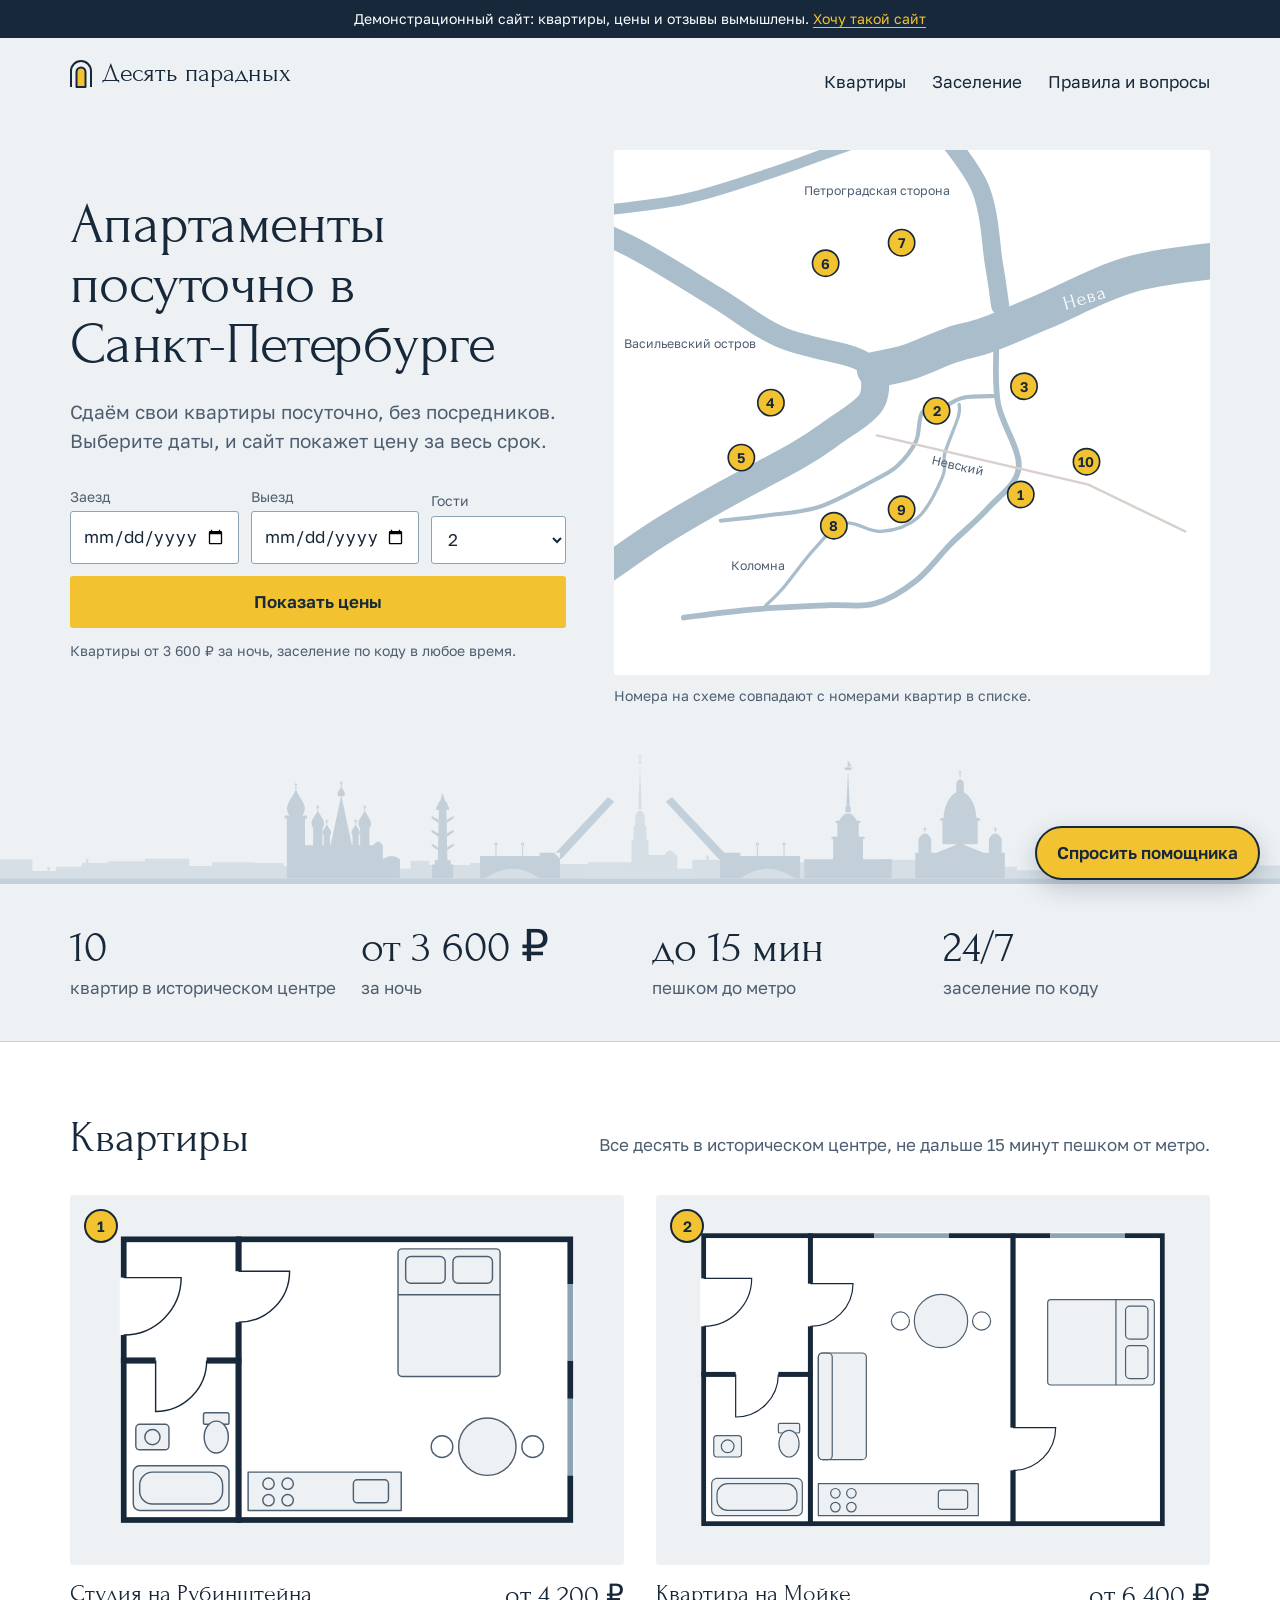
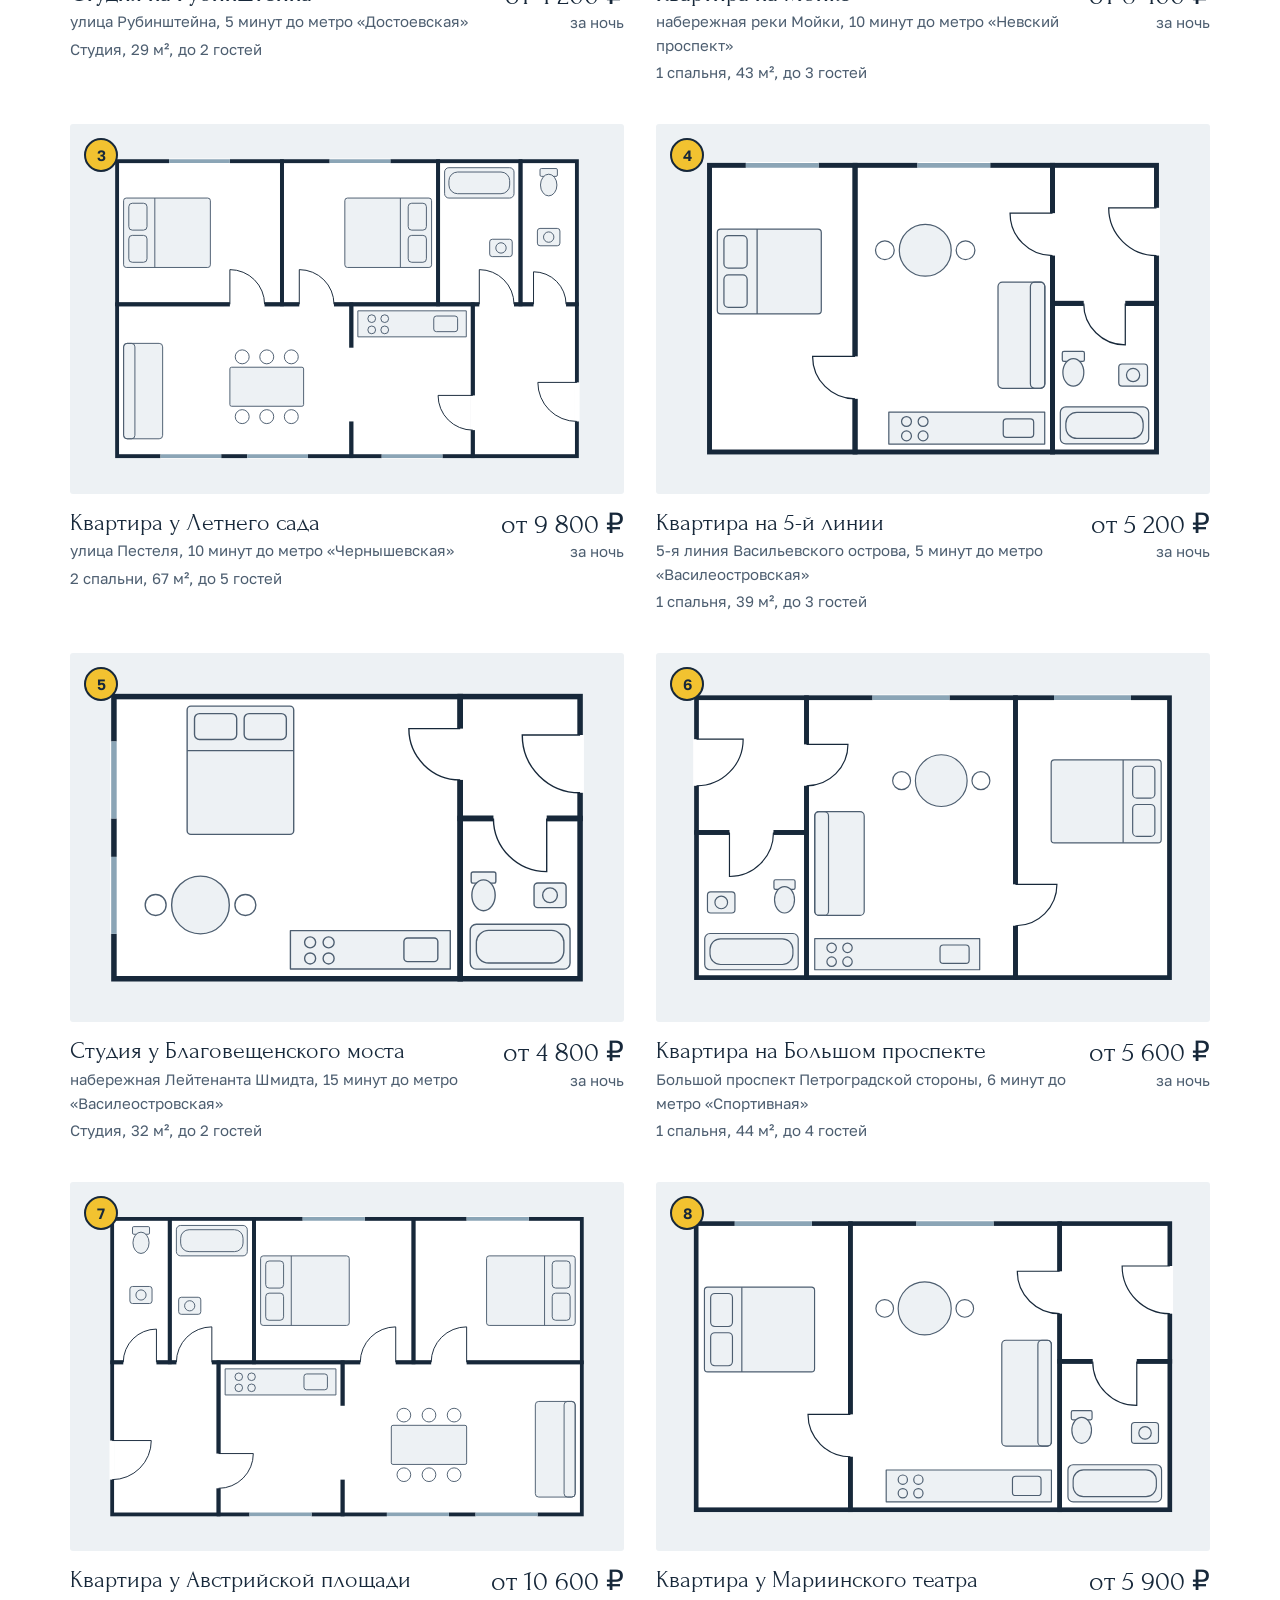
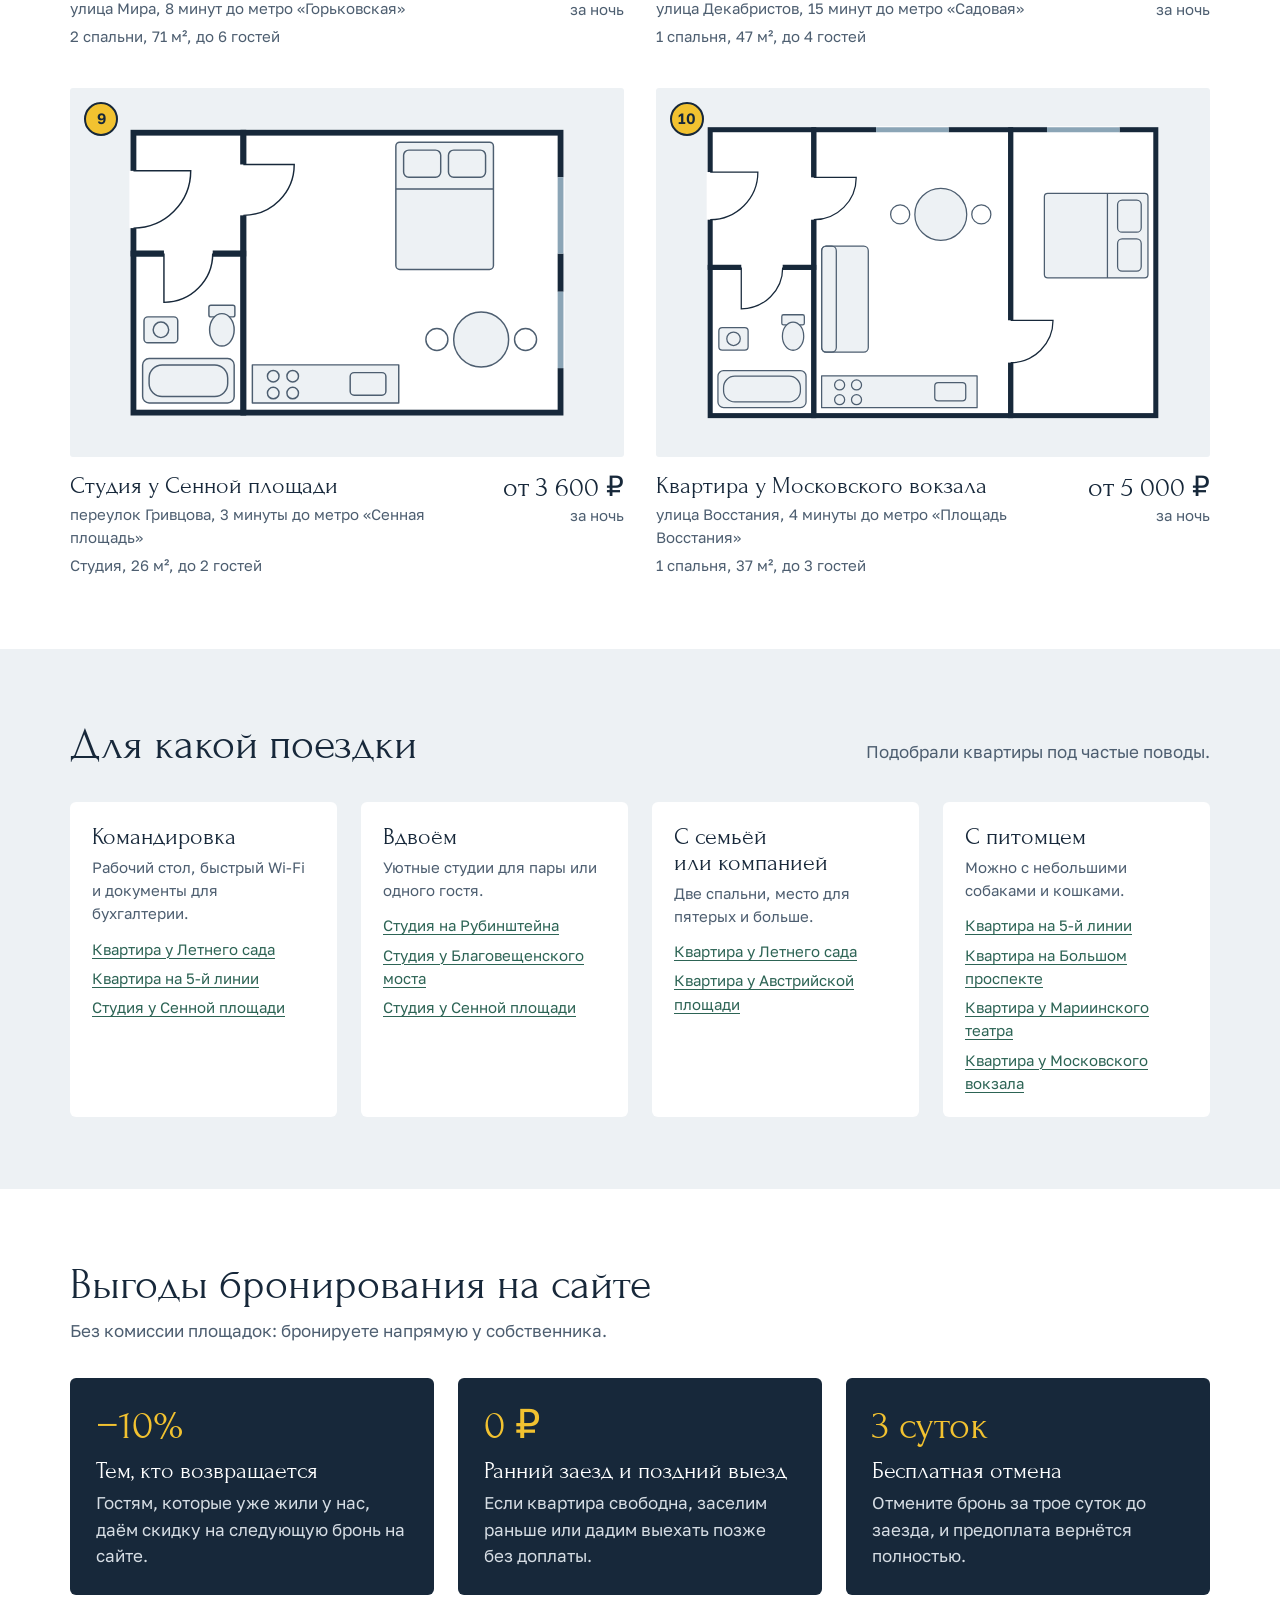
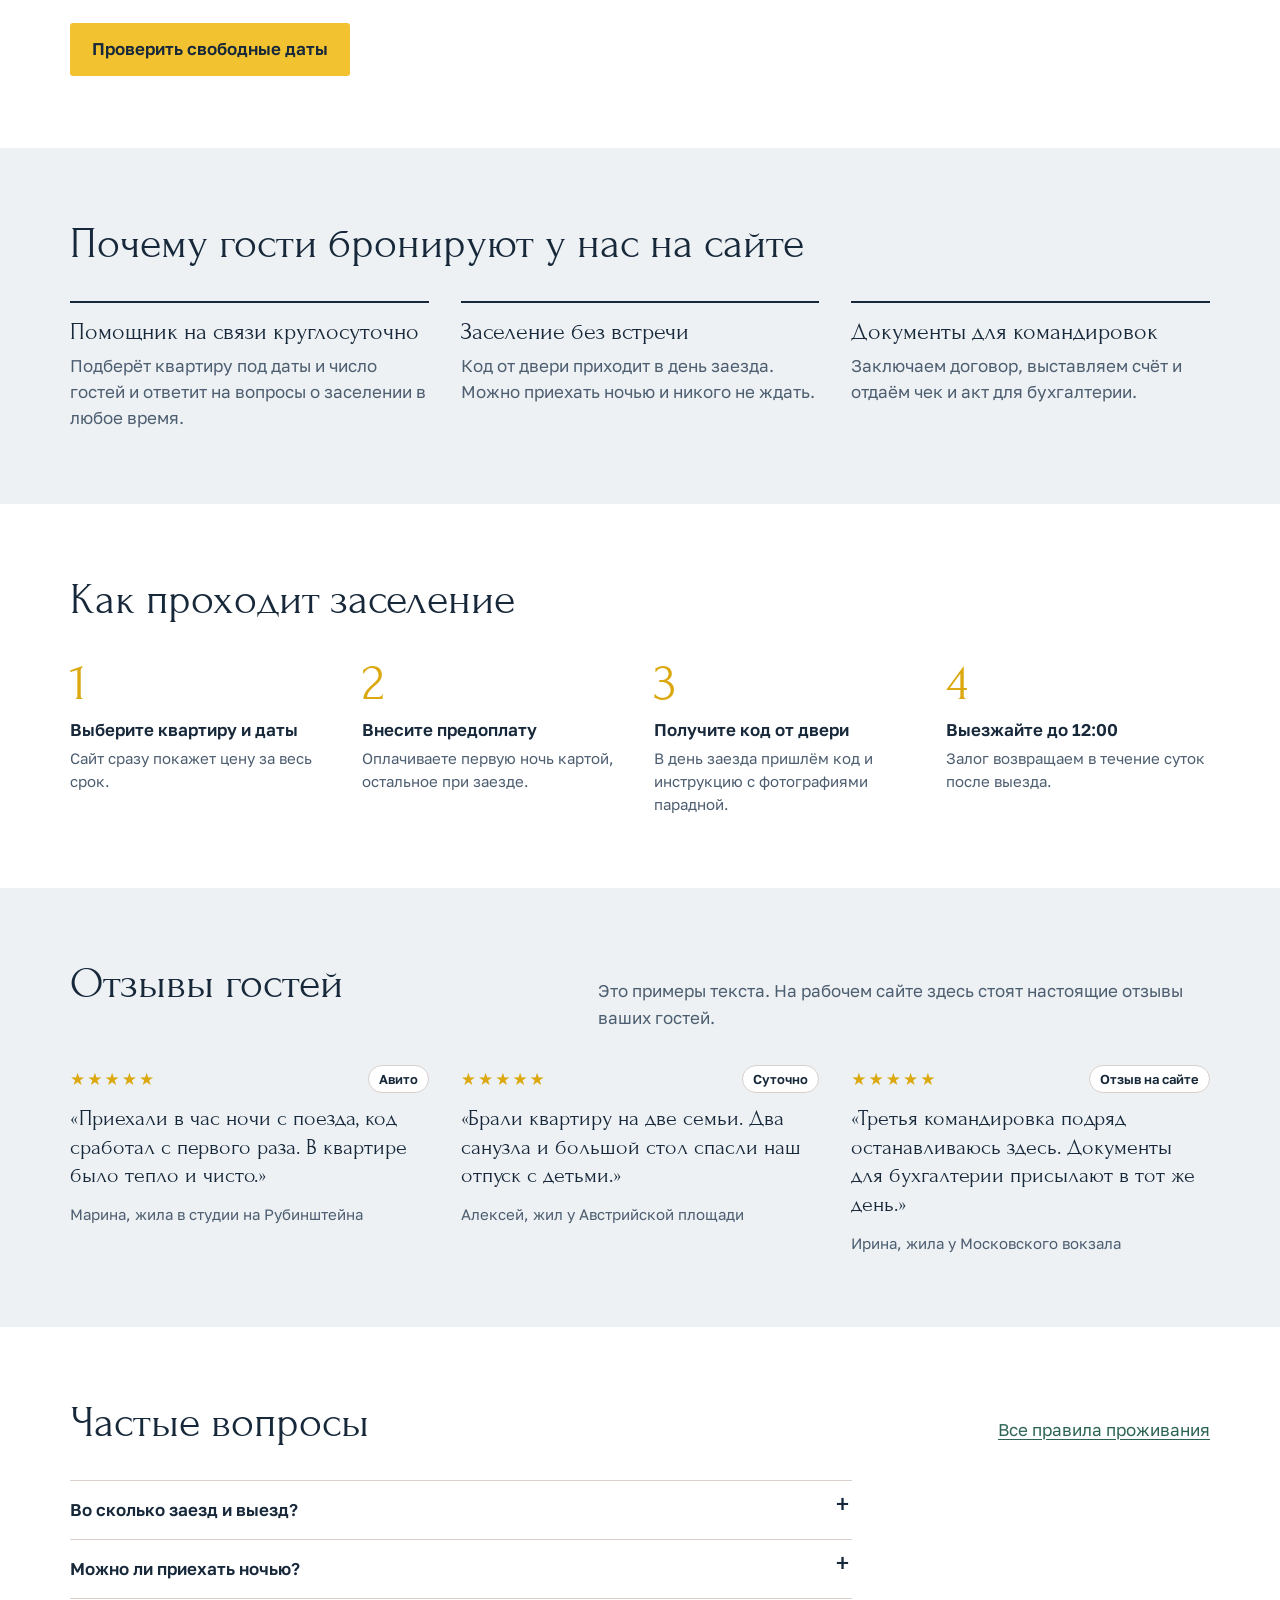
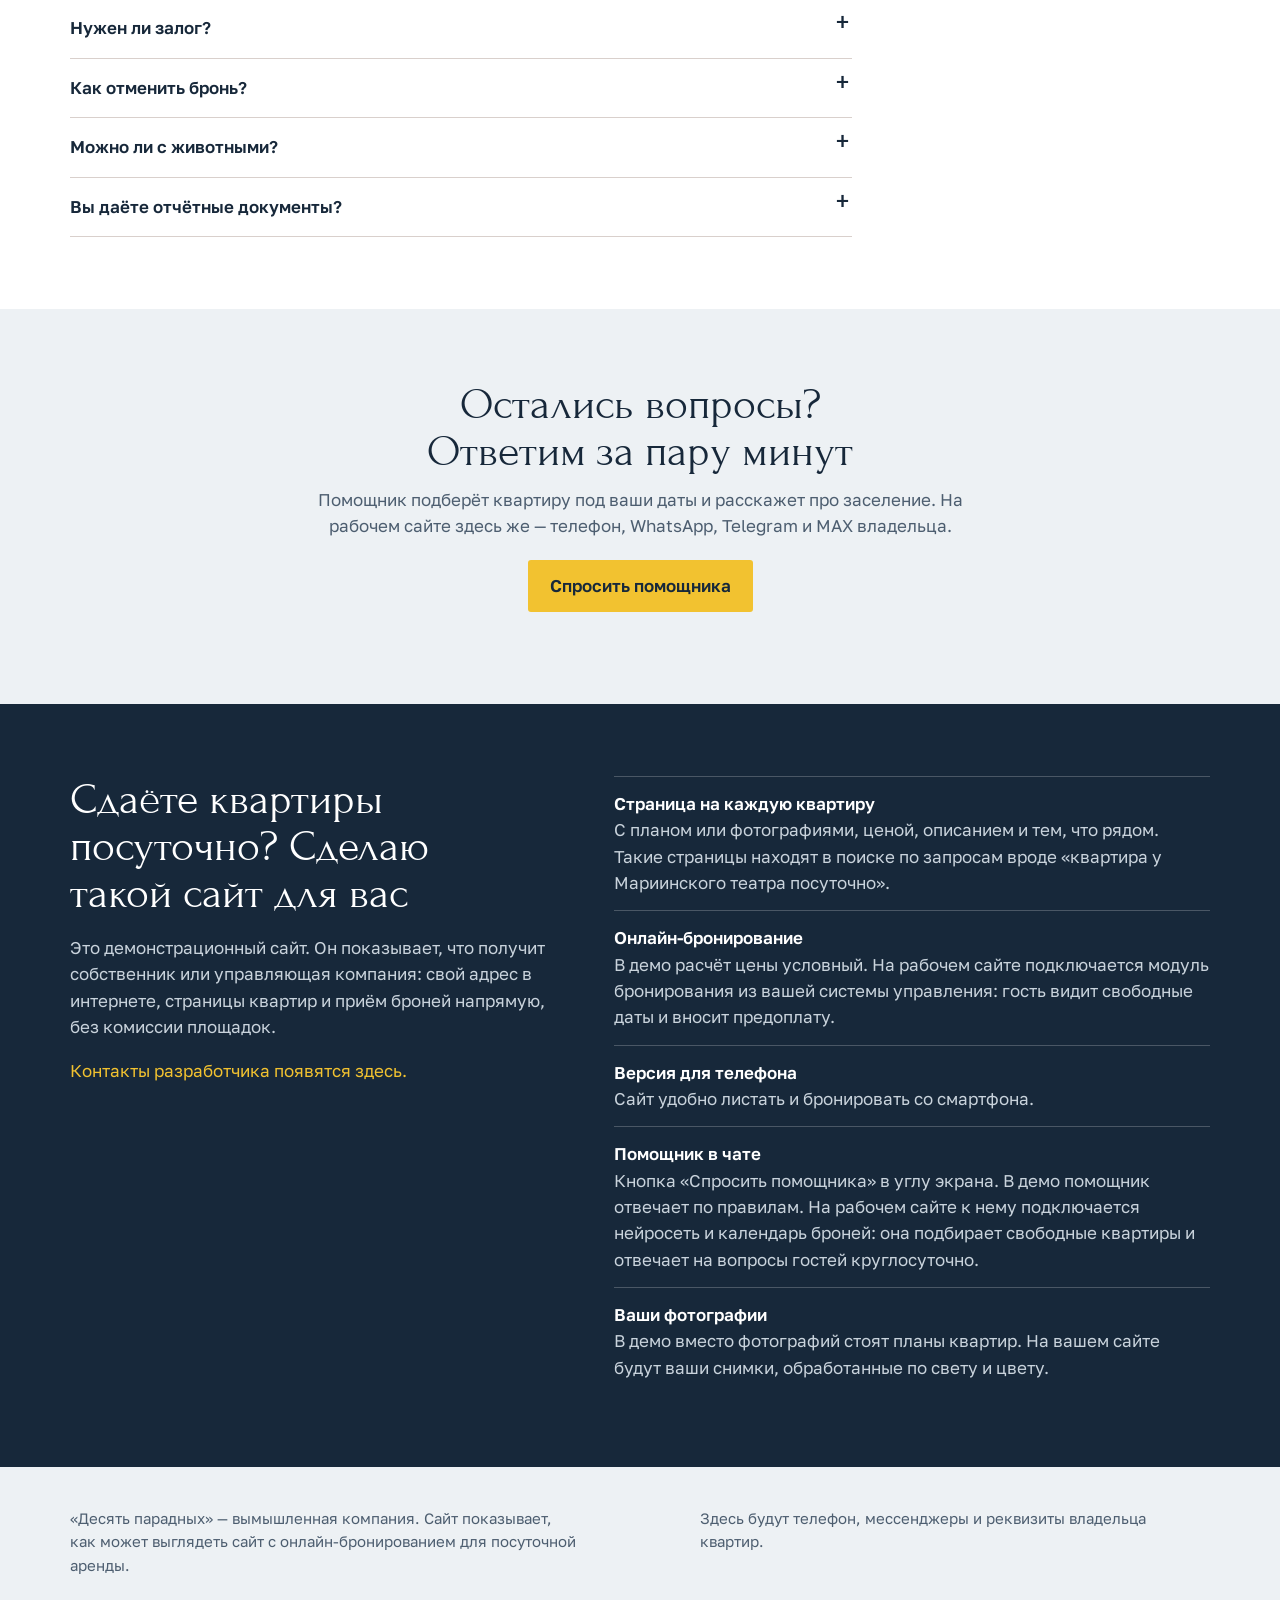
<file: index.html>
<!doctype html>
<html lang="ru">
<head>
<meta charset="utf-8">
<meta name="viewport" content="width=device-width, initial-scale=1">
<title>Апартаменты посуточно в Санкт-Петербурге — Десять парадных</title>
<meta name="description" content="Десять апартаментов посуточно в историческом центре Санкт-Петербурга от 3 600 ₽ за ночь. Бронирование напрямую у собственника, заселение по коду в любое время.">
<meta name="robots" content="noindex">
<meta property="og:type" content="website">
<meta property="og:title" content="Апартаменты посуточно в Санкт-Петербурге — Десять парадных">
<meta property="og:description" content="Десять апартаментов посуточно в историческом центре Санкт-Петербурга от 3 600 ₽ за ночь. Бронирование напрямую у собственника, заселение по коду в любое время.">
<meta property="og:locale" content="ru_RU">
<meta name="theme-color" content="#17283a">
<link rel="icon" href="assets/favicon.svg" type="image/svg+xml">
<link rel="preconnect" href="https://fonts.googleapis.com"><link rel="preconnect" href="https://fonts.gstatic.com" crossorigin><link rel="stylesheet" href="https://fonts.googleapis.com/css2?family=Forum&amp;family=Golos+Text:wght@400;500;600&amp;display=swap">
<link rel="stylesheet" href="assets/style.css?v=60a13c42">
</head>
<body>
<p class="demo-note">Демонстрационный сайт: квартиры, цены и отзывы вымышлены. <a href="index.html#owners">Хочу такой сайт</a></p>
<header class="wrap site-header">
<a class="brand" href="index.html"><svg viewBox="0 0 22 28" aria-hidden="true" focusable="false"><path d="M1 27V11a10 10 0 0 1 20 0v16" fill="none" stroke="currentColor" stroke-width="2"/><path d="M6.5 27V12a4.5 4.5 0 0 1 9 0v15z" fill="#f2c230" stroke="currentColor" stroke-width="2" stroke-linejoin="round"/></svg>Десять парадных</a>
<nav class="site-nav" aria-label="Основное меню">
<a href="index.html#kvartiry">Квартиры</a>
<a href="index.html#zaselenie">Заселение</a>
<a href="pravila.html">Правила и вопросы</a>
</nav>
</header>
<main>
<div class="wrap hero">
<div>
<h1>Апартаменты посуточно в Санкт-Петербурге</h1>
<p class="hero-lead">Сдаём свои квартиры посуточно, без посредников. Выберите даты, и сайт покажет цену за весь срок.</p>
<form class="search" id="poisk" data-search novalidate>
<div class="field"><label for="s-in">Заезд</label><input id="s-in" name="in" type="date" required></div>
<div class="field"><label for="s-out">Выезд</label><input id="s-out" name="out" type="date" required></div>
<div class="field field-guests"><label for="s-g">Гости</label><select id="s-g" name="g"><option value="1">1</option><option value="2" selected>2</option><option value="3">3</option><option value="4">4</option><option value="5">5</option><option value="6">6</option></select></div>
<button class="button" type="submit">Показать цены</button>
<p class="form-error" data-error role="alert"></p>
</form>
<p class="search-hint">Квартиры от 3 600 ₽ за ночь, заселение по коду в любое время.</p>
</div>
<figure class="map-figure">
<svg class="map" viewBox="0 0 725 639" role="group" aria-label="Схема центра Санкт-Петербурга с квартирами"><path class="map-water" stroke-width="44" d="M775.2 129.8 C751.8 133.1 677.2 138.6 635.1 149.8 C593.0 160.9 552.6 184.2 522.6 196.7 C492.6 209.2 473.8 217.8 455.1 224.6 C436.3 231.5 425.9 232.1 410.1 237.6 C394.2 243.1 375.5 252.6 360.1 257.6 C344.7 262.6 324.7 265.9 317.6 267.6"/><path class="map-water" stroke-width="34" d="M317.6 267.6 C316.7 274.2 321.3 294.7 312.6 307.5 C303.8 320.3 280.1 333.6 265.1 344.4 C250.1 355.3 244.2 359.9 222.5 372.4 C200.9 384.9 163.8 403.2 135.0 419.3 C106.3 435.5 80.9 449.3 50.0 469.2 C19.2 489.2 -33.3 527.5 -50.0 539.1"/><path class="map-water" stroke-width="26" d="M317.6 267.6 C313.0 264.9 309.2 258.3 290.1 251.6 C270.9 244.9 230.0 239.6 202.5 227.6 C175.0 215.7 154.6 197.7 125.0 179.7 C95.4 161.7 56.7 136.4 25.0 119.8 C-6.7 103.2 -50.0 86.5 -65.0 79.9"/><path class="map-water" stroke-width="22" d="M470.1 189.7 C468.8 181.4 466.8 163.9 462.6 139.8 C458.4 115.6 458.0 74.9 445.1 44.9 C432.2 15.0 395.1 -25.8 385.1 -39.9"/><path class="map-water" stroke-width="13" d="M385.1 -39.9 C366.7 -33.6 308.4 -13.6 275.1 -2.0 C241.7 9.7 216.7 19.6 185.0 30.0 C153.4 40.3 120.0 52.4 85.0 59.9 C50.0 67.4 -6.7 72.4 -25.0 74.9"/><path class="map-water" stroke-width="7" d="M465.1 241.6 C465.5 252.9 463.0 285.4 467.6 309.5 C472.2 333.6 494.7 365.2 492.6 386.4 C490.5 407.5 468.8 420.8 455.1 436.3 C441.3 451.8 424.7 464.6 410.1 479.2 C395.5 493.9 383.0 512.0 367.6 524.2 C352.2 536.3 335.1 547.1 317.6 552.1 C300.1 557.1 287.1 552.9 262.6 554.1 C238.0 555.3 199.6 556.6 170.0 559.1 C140.4 561.6 99.2 567.4 85.0 569.1"/><path class="map-water" stroke-width="5" d="M465.1 299.5 C458.4 299.9 436.3 299.0 425.1 301.5 C413.8 304.0 405.9 311.5 397.6 314.5 C389.2 317.5 380.1 312.8 375.1 319.5 C370.1 326.1 372.6 343.6 367.6 354.4 C362.6 365.2 353.4 376.6 345.1 384.4 C336.7 392.2 333.4 393.0 317.6 401.4 C301.7 409.7 271.3 427.1 250.1 434.3 C228.8 441.5 210.0 441.5 190.0 444.3 C170.0 447.1 140.0 450.1 130.0 451.3"/><path class="map-water" stroke-width="4" d="M420.1 309.5 C419.9 312.0 422.0 314.5 419.1 324.5 C416.2 334.5 405.8 357.3 402.6 369.4 C399.4 381.6 405.5 384.4 400.1 397.4 C394.7 410.3 382.6 436.1 370.1 447.3 C357.6 458.4 340.1 463.1 325.1 464.3 C310.1 465.4 293.4 450.9 280.1 454.3 C266.7 457.6 257.6 470.9 245.1 484.2 C232.5 497.5 215.0 522.5 205.0 534.1 C195.0 545.8 188.4 550.8 185.0 554.1"/><path class="map-street" d="M320.1 347.4 L577.6 407.3 L695.1 464.3"/><text class="map-label map-label-water" x="575.1" y="186.7" text-anchor="middle" transform="rotate(-16 575.1 186.7)" aria-hidden="true">Нева</text><text class="map-label" x="12.5" y="241.6" text-anchor="start" aria-hidden="true">Васильевский остров</text><text class="map-label" x="320.1" y="54.9" text-anchor="middle" aria-hidden="true">Петроградская сторона</text><text class="map-label" x="417.6" y="389.4" text-anchor="middle" transform="rotate(13 417.6 389.4)" aria-hidden="true">Невский</text><text class="map-label" x="175.0" y="511.2" text-anchor="middle" aria-hidden="true">Коломна</text><a class="map-pin" href="kvartiry/studiya-na-rubinshteyna.html" data-href="kvartiry/studiya-na-rubinshteyna.html" data-pin="1" aria-label="1. Студия на Рубинштейна"><circle cx="495.1" cy="419.3" r="16"/><text x="495.1" y="419.3">1</text></a><a class="map-pin" href="kvartiry/kvartira-na-moyke.html" data-href="kvartiry/kvartira-na-moyke.html" data-pin="2" aria-label="2. Квартира на Мойке"><circle cx="392.6" cy="317.5" r="16"/><text x="392.6" y="317.5">2</text></a><a class="map-pin" href="kvartiry/kvartira-u-letnego-sada.html" data-href="kvartiry/kvartira-u-letnego-sada.html" data-pin="3" aria-label="3. Квартира у Летнего сада"><circle cx="499.1" cy="287.5" r="16"/><text x="499.1" y="287.5">3</text></a><a class="map-pin" href="kvartiry/kvartira-na-pyatoy-linii.html" data-href="kvartiry/kvartira-na-pyatoy-linii.html" data-pin="4" aria-label="4. Квартира на 5-й линии"><circle cx="191.0" cy="307.5" r="16"/><text x="191.0" y="307.5">4</text></a><a class="map-pin" href="kvartiry/studiya-u-blagoveshchenskogo-mosta.html" data-href="kvartiry/studiya-u-blagoveshchenskogo-mosta.html" data-pin="5" aria-label="5. Студия у Благовещенского моста"><circle cx="155.0" cy="374.4" r="16"/><text x="155.0" y="374.4">5</text></a><a class="map-pin" href="kvartiry/kvartira-na-bolshom-prospekte.html" data-href="kvartiry/kvartira-na-bolshom-prospekte.html" data-pin="6" aria-label="6. Квартира на Большом проспекте"><circle cx="257.6" cy="137.8" r="16"/><text x="257.6" y="137.8">6</text></a><a class="map-pin" href="kvartiry/kvartira-u-avstriyskoy-ploshchadi.html" data-href="kvartiry/kvartira-u-avstriyskoy-ploshchadi.html" data-pin="7" aria-label="7. Квартира у Австрийской площади"><circle cx="350.1" cy="112.8" r="16"/><text x="350.1" y="112.8">7</text></a><a class="map-pin" href="kvartiry/kvartira-u-mariinskogo.html" data-href="kvartiry/kvartira-u-mariinskogo.html" data-pin="8" aria-label="8. Квартира у Мариинского театра"><circle cx="267.6" cy="457.3" r="16"/><text x="267.6" y="457.3">8</text></a><a class="map-pin" href="kvartiry/studiya-u-sennoy.html" data-href="kvartiry/studiya-u-sennoy.html" data-pin="9" aria-label="9. Студия у Сенной площади"><circle cx="350.1" cy="437.3" r="16"/><text x="350.1" y="437.3">9</text></a><a class="map-pin" href="kvartiry/kvartira-u-moskovskogo-vokzala.html" data-href="kvartiry/kvartira-u-moskovskogo-vokzala.html" data-pin="10" aria-label="10. Квартира у Московского вокзала"><circle cx="575.1" cy="379.4" r="16"/><text x="575.1" y="379.4">10</text></a></svg>
<figcaption>Номера на схеме совпадают с номерами квартир в списке.</figcaption>
</figure>
</div>
<div class="skyline"><svg viewBox="0 0 2400 262" preserveAspectRatio="xMidYMax slice" aria-hidden="true" focusable="false"><path class="skyline-far" d="M0 [base64]"/><rect class="skyline-near" y="250" width="2400" height="12"/><g transform="translate(400 10)"><path class="skyline-far" d="M690 240L700 222L760 222L764 216L836 216L840 222L900 222L910 240ZM814 196H870V222H814ZM846 196Q856 180 866 196ZM784 168H816V222H784ZM788 142H812V168H788ZM791 122H809V142H791ZM791 122Q800 104 809 122ZM796.8 110L800 24L803.2 110ZM797.4 22a2.6 2.6 0 1 0 5.2 0a2.6 2.6 0 1 0 -5.2 0ZM799.1 8H800.9V19H799.1ZM797 10.5H803V12.2H797Z"/><path class="skyline-near" d="M138 128H172V240H138ZM134 122H176V128H134ZM142.76 122C129.5 103.0 149.05 91.0 155 72C160.95 91.0 180.5 103.0 167.24 122ZM154.1 61H155.9V73H154.1ZM152 63.5H158V65.2H152ZM172 178H318V240H172ZM220 178L226 150L240 84L254 150L260 178ZM234.96 86C229.5 79.16 237.55 74.84 240 68C242.45 74.84 250.5 79.16 245.04 86ZM239.1 58H240.9V69H239.1ZM237 60.5H243V62.2H237ZM187.36 146H204.64V178H187.36ZM187.36 146C178.0 133.08 191.8 124.92 196 112C200.2 124.92 214.0 133.08 204.64 146ZM195.1 103H196.9V112H195.1ZM193 105.5H199V107.2H193ZM275.36 146H292.64V178H275.36ZM275.36 146C266.0 133.08 279.8 124.92 284 112C288.2 124.92 302.0 133.08 292.64 146ZM283.1 103H284.9V112H283.1ZM281 105.5H287V107.2H281ZM207.24 160H218.76V178H207.24ZM207.24 160C201.0 151.64 210.2 146.36 213 138C215.8 146.36 225.0 151.64 218.76 160ZM212.1 129H213.9V138H212.1ZM210 131.5H216V133.2H210ZM261.24 160H272.76V178H261.24ZM261.24 160C255.0 151.64 264.2 146.36 267 138C269.8 146.36 279.0 151.64 272.76 160ZM266.1 129H267.9V138H266.1ZM264 131.5H270V133.2H264ZM318 240V204Q334 192 350 204V240ZM300 178Q309 164 318 178ZM410 214H450V240H410ZM415 206H445V214H415ZM421 206L423 112L437 112L439 206ZM418 106H442V112H418ZM419 106L423 96L437 96L441 106ZM425 96L430 80L435 96ZM422 188L409 179L410 175L422 182ZM438 188L451 179L450 175L438 182ZM422 162L409 153L410 149L422 156ZM438 162L451 153L450 149L438 156ZM422 136L409 127L410 123L422 130ZM438 136L451 127L450 123L438 130ZM500 198H622V240H612Q561 204 510 240H500ZM978 198H1100V240H1090Q1039 204 988 240H978ZM612 192H650V240H612ZM950 192H988V240H950ZM640 194L652 204L752 96L740 88ZM960 194L948 204L848 96L860 88ZM529.1 176H530.9V198H529.1ZM526.8 176a3.2 3.2 0 1 0 6.4 0a3.2 3.2 0 1 0 -6.4 0ZM579.1 176H580.9V198H579.1ZM576.8 176a3.2 3.2 0 1 0 6.4 0a3.2 3.2 0 1 0 -6.4 0ZM1019.1 176H1020.9V198H1019.1ZM1016.8 176a3.2 3.2 0 1 0 6.4 0a3.2 3.2 0 1 0 -6.4 0ZM1069.1 176H1070.9V198H1069.1ZM1066.8 176a3.2 3.2 0 1 0 6.4 0a3.2 3.2 0 1 0 -6.4 0ZM1108 208H1272V240H1108ZM1108 204H1272V208H1108ZM1162 166H1218V208H1162ZM1159 162H1221V166H1159ZM1170 136H1210V162H1170ZM1167 132H1213V136H1167ZM1173 132Q1190 104 1207 132ZM1185 106H1195V116H1185ZM1186.6 108L1190 36L1193.4 108ZM1182 32L1198 32L1195 37L1185 37ZM1189.2 32L1189.2 18L1197 30L1190.8 30L1190.8 32ZM1316 192H1484V240H1316ZM1356 192L1400 174L1444 192ZM1367 132H1433V176H1367ZM1363 127H1437V132H1363ZM1369 127C1371 92 1390 76 1400 76C1410 76 1429 92 1431 127ZM1393 60H1407V78H1393ZM1393 60Q1400 48 1407 60ZM1399.1 38H1400.9V50H1399.1ZM1397 40.5H1403V42.2H1397ZM1322 166H1346V192H1322ZM1322 166Q1334 146 1346 166ZM1333.1 144H1334.9V153H1333.1ZM1331 146.5H1337V148.2H1331ZM1454 166H1478V192H1454ZM1454 166Q1466 146 1478 166ZM1465.1 144H1466.9V153H1465.1ZM1463 146.5H1469V148.2H1463Z"/></g></svg></div>
<section class="stats" aria-label="Коротко о нас">
<ul class="wrap stats-list"><li><strong>10</strong><span>квартир в историческом центре</span></li><li><strong>от 3 600 ₽</strong><span>за ночь</span></li><li><strong>до 15 мин</strong><span>пешком до метро</span></li><li><strong>24/7</strong><span>заселение по коду</span></li></ul>
</section>

<section class="section section-paper" id="kvartiry" aria-labelledby="h-flats">
<div class="wrap">
<div class="section-head">
<h2 id="h-flats">Квартиры</h2>
<p class="section-note" data-default-note>Все десять в историческом центре, не дальше 15 минут пешком от метро.</p>
<p class="result" data-result hidden><span data-result-text></span> <button class="link-button" type="button" data-reset>Сбросить даты</button></p>
</div>
<ul class="cards">
<li class="card" data-card="1" data-price="4200" data-weekend="5400" data-guests="2" data-min="1">
<a class="card-plan" href="kvartiry/studiya-na-rubinshteyna.html" data-plan-link tabindex="-1" aria-hidden="true"><svg viewBox="0 0 431.2 285.6" aria-hidden="true" focusable="false"><rect class="plan-floor" x="19.6" y="19.6" width="100.8" height="106.4"/><rect class="plan-floor" x="19.6" y="126" width="100.8" height="140"/><rect class="plan-floor" x="120.4" y="19.6" width="291.2" height="246.4"/><rect class="plan-soft" x="260.4" y="28" width="89.6" height="112" rx="3.4"/><rect class="plan-item" x="267.1" y="34.7" width="34.7" height="23.5" rx="4.5"/><rect class="plan-item" x="308.6" y="34.7" width="34.7" height="23.5" rx="4.5"/><line class="plan-item" x1="260.4" y1="68.3" x2="350" y2="68.3"/><rect class="plan-soft" x="128.8" y="224" width="134.4" height="33.6"/><circle class="plan-item" cx="146.7" cy="234.1" r="5"/><circle class="plan-item" cx="163.5" cy="234.1" r="5"/><circle class="plan-item" cx="146.7" cy="248.6" r="5"/><circle class="plan-item" cx="163.5" cy="248.6" r="5"/><rect class="plan-item" x="221.2" y="230.7" width="30.8" height="20.2" rx="3.4"/><circle class="plan-soft" cx="338.8" cy="201.6" r="25.2"/><circle class="plan-item" cx="299" cy="201.6" r="9.5"/><circle class="plan-item" cx="378.6" cy="201.6" r="9.5"/><rect class="plan-soft" x="28" y="218.4" width="84" height="39.2" rx="5.6"/><rect class="plan-item" x="33.6" y="224" width="72.8" height="28" rx="11.2"/><rect class="plan-soft" x="89.6" y="171.9" width="22.4" height="10.1" rx="1.7"/><ellipse class="plan-soft" cx="100.8" cy="193.2" rx="10.6" ry="14"/><rect class="plan-soft" x="30.2" y="182" width="29.1" height="22.4" rx="3.4"/><circle class="plan-item" cx="44.8" cy="193.2" r="6.7"/><rect class="plan-wall" x="19.6" y="19.6" width="100.8" height="106.4"/><rect class="plan-wall" x="19.6" y="126" width="100.8" height="140"/><rect class="plan-wall" x="120.4" y="19.6" width="291.2" height="246.4"/><line class="plan-gap" x1="411.6" y1="58.8" x2="411.6" y2="126"/><line class="plan-window" x1="411.6" y1="58.8" x2="411.6" y2="126"/><line class="plan-gap" x1="411.6" y1="159.6" x2="411.6" y2="226.8"/><line class="plan-window" x1="411.6" y1="159.6" x2="411.6" y2="226.8"/><line class="plan-gap" x1="19.6" y1="53.2" x2="19.6" y2="103.6"/><path class="plan-door" d="M19.6 53.2 L70 53.2 A50.4 50.4 0 0 1 19.6 103.6"/><line class="plan-gap" x1="120.4" y1="47.6" x2="120.4" y2="92.4"/><path class="plan-door" d="M120.4 47.6 L165.2 47.6 A44.8 44.8 0 0 1 120.4 92.4"/><line class="plan-gap" x1="47.6" y1="126" x2="92.4" y2="126"/><path class="plan-door" d="M47.6 126 L47.6 170.8 A44.8 44.8 0 0 0 92.4 126"/></svg><span class="card-num">1</span></a>
<div class="card-body">
<h3><a href="kvartiry/studiya-na-rubinshteyna.html" data-href="kvartiry/studiya-na-rubinshteyna.html">Студия на Рубинштейна</a></h3>
<p class="card-price"><span class="price-main" data-price-main>от 4 200 ₽</span> <span data-price-note>за ночь</span></p>
<p class="card-where">улица Рубинштейна, 5 минут до метро «Достоевская»</p>
<p class="card-facts">Студия, 29 м², до 2 гостей</p>
</div>
</li>
<li class="card" data-card="2" data-price="6400" data-weekend="7900" data-guests="3" data-min="2">
<a class="card-plan" href="kvartiry/kvartira-na-moyke.html" data-plan-link tabindex="-1" aria-hidden="true"><svg viewBox="0 0 520.8 341.6" aria-hidden="true" focusable="false"><rect class="plan-floor" x="19.6" y="19.6" width="112" height="145.6"/><rect class="plan-floor" x="19.6" y="165.2" width="112" height="156.8"/><rect class="plan-floor" x="131.6" y="19.6" width="212.8" height="302.4"/><rect class="plan-floor" x="344.4" y="19.6" width="156.8" height="302.4"/><rect class="plan-soft" x="140" y="280" width="168" height="33.6"/><circle class="plan-item" cx="157.9" cy="290.1" r="5"/><circle class="plan-item" cx="174.7" cy="290.1" r="5"/><circle class="plan-item" cx="157.9" cy="304.6" r="5"/><circle class="plan-item" cx="174.7" cy="304.6" r="5"/><rect class="plan-item" x="266" y="286.7" width="30.8" height="20.2" rx="3.4"/><rect class="plan-soft" x="140" y="142.8" width="50.4" height="112" rx="4.5"/><rect class="plan-item" x="140" y="142.8" width="14.6" height="112" rx="4.5"/><circle class="plan-soft" cx="268.8" cy="109.2" r="28"/><circle class="plan-item" cx="226.2" cy="109.2" r="9.5"/><circle class="plan-item" cx="311.4" cy="109.2" r="9.5"/><rect class="plan-soft" x="380.8" y="86.8" width="112" height="89.6" rx="3.4"/><rect class="plan-item" x="462.6" y="93.5" width="23.5" height="34.7" rx="4.5"/><rect class="plan-item" x="462.6" y="135" width="23.5" height="34.7" rx="4.5"/><line class="plan-item" x1="452.5" y1="86.8" x2="452.5" y2="176.4"/><rect class="plan-soft" x="28" y="274.4" width="95.2" height="39.2" rx="5.6"/><rect class="plan-item" x="33.6" y="280" width="84" height="28" rx="11.2"/><rect class="plan-soft" x="98" y="216.7" width="22.4" height="10.1" rx="1.7"/><ellipse class="plan-soft" cx="109.2" cy="238" rx="10.6" ry="14"/><rect class="plan-soft" x="30.2" y="229.6" width="29.1" height="22.4" rx="3.4"/><circle class="plan-item" cx="44.8" cy="240.8" r="6.7"/><rect class="plan-wall" x="19.6" y="19.6" width="112" height="145.6"/><rect class="plan-wall" x="19.6" y="165.2" width="112" height="156.8"/><rect class="plan-wall" x="131.6" y="19.6" width="212.8" height="302.4"/><rect class="plan-wall" x="344.4" y="19.6" width="156.8" height="302.4"/><line class="plan-gap" x1="198.8" y1="19.6" x2="277.2" y2="19.6"/><line class="plan-window" x1="198.8" y1="19.6" x2="277.2" y2="19.6"/><line class="plan-gap" x1="383.6" y1="19.6" x2="462" y2="19.6"/><line class="plan-window" x1="383.6" y1="19.6" x2="462" y2="19.6"/><line class="plan-gap" x1="19.6" y1="64.4" x2="19.6" y2="114.8"/><path class="plan-door" d="M19.6 64.4 L70 64.4 A50.4 50.4 0 0 1 19.6 114.8"/><line class="plan-gap" x1="131.6" y1="70" x2="131.6" y2="114.8"/><path class="plan-door" d="M131.6 70 L176.4 70 A44.8 44.8 0 0 1 131.6 114.8"/><line class="plan-gap" x1="53.2" y1="165.2" x2="98" y2="165.2"/><path class="plan-door" d="M53.2 165.2 L53.2 210 A44.8 44.8 0 0 0 98 165.2"/><line class="plan-gap" x1="344.4" y1="221.2" x2="344.4" y2="266"/><path class="plan-door" d="M344.4 221.2 L389.2 221.2 A44.8 44.8 0 0 1 344.4 266"/></svg><span class="card-num">2</span></a>
<div class="card-body">
<h3><a href="kvartiry/kvartira-na-moyke.html" data-href="kvartiry/kvartira-na-moyke.html">Квартира на Мойке</a></h3>
<p class="card-price"><span class="price-main" data-price-main>от 6 400 ₽</span> <span data-price-note>за ночь</span></p>
<p class="card-where">набережная реки Мойки, 10 минут до метро «Невский проспект»</p>
<p class="card-facts">1 спальня, 43 м², до 3 гостей</p>
</div>
</li>
<li class="card" data-card="3" data-price="9800" data-weekend="12400" data-guests="5" data-min="2">
<a class="card-plan" href="kvartiry/kvartira-u-letnego-sada.html" data-plan-link tabindex="-1" aria-hidden="true"><svg viewBox="0 0 632.8 420" aria-hidden="true" focusable="false"><rect class="plan-floor" x="19.6" y="19.6" width="212.8" height="184.8"/><rect class="plan-floor" x="232.4" y="19.6" width="201.6" height="184.8"/><rect class="plan-floor" x="434" y="19.6" width="106.4" height="184.8"/><rect class="plan-floor" x="540.4" y="19.6" width="72.8" height="184.8"/><rect class="plan-floor" x="19.6" y="204.4" width="302.4" height="196"/><rect class="plan-floor" x="322" y="204.4" width="156.8" height="196"/><rect class="plan-floor" x="478.8" y="204.4" width="134.4" height="196"/><rect class="plan-soft" x="28" y="67.2" width="112" height="89.6" rx="3.4"/><rect class="plan-item" x="34.7" y="73.9" width="23.5" height="34.7" rx="4.5"/><rect class="plan-item" x="34.7" y="115.4" width="23.5" height="34.7" rx="4.5"/><line class="plan-item" x1="68.3" y1="67.2" x2="68.3" y2="156.8"/><rect class="plan-soft" x="313.6" y="67.2" width="112" height="89.6" rx="3.4"/><rect class="plan-item" x="395.4" y="73.9" width="23.5" height="34.7" rx="4.5"/><rect class="plan-item" x="395.4" y="115.4" width="23.5" height="34.7" rx="4.5"/><line class="plan-item" x1="385.3" y1="67.2" x2="385.3" y2="156.8"/><rect class="plan-soft" x="28" y="254.8" width="50.4" height="123.2" rx="4.5"/><rect class="plan-item" x="28" y="254.8" width="14.6" height="123.2" rx="4.5"/><rect class="plan-soft" x="165.2" y="285.6" width="95.2" height="50.4" rx="2.2"/><circle class="plan-item" cx="181.1" cy="272.2" r="9"/><circle class="plan-item" cx="181.1" cy="349.4" r="9"/><circle class="plan-item" cx="212.8" cy="272.2" r="9"/><circle class="plan-item" cx="212.8" cy="349.4" r="9"/><circle class="plan-item" cx="244.5" cy="272.2" r="9"/><circle class="plan-item" cx="244.5" cy="349.4" r="9"/><rect class="plan-soft" x="330.4" y="212.8" width="140" height="33.6"/><circle class="plan-item" cx="348.3" cy="222.9" r="5"/><circle class="plan-item" cx="365.1" cy="222.9" r="5"/><circle class="plan-item" cx="348.3" cy="237.4" r="5"/><circle class="plan-item" cx="365.1" cy="237.4" r="5"/><rect class="plan-item" x="428.4" y="219.5" width="30.8" height="20.2" rx="3.4"/><rect class="plan-soft" x="442.4" y="28" width="89.6" height="39.2" rx="5.6"/><rect class="plan-item" x="448" y="33.6" width="78.4" height="28" rx="11.2"/><rect class="plan-soft" x="500.6" y="120.4" width="29.1" height="22.4" rx="3.4"/><circle class="plan-item" cx="515.2" cy="131.6" r="6.7"/><rect class="plan-soft" x="565.6" y="29.1" width="22.4" height="10.1" rx="1.7"/><ellipse class="plan-soft" cx="576.8" cy="50.4" rx="10.6" ry="14"/><rect class="plan-soft" x="562.2" y="106.4" width="29.1" height="22.4" rx="3.4"/><circle class="plan-item" cx="576.8" cy="117.6" r="6.7"/><rect class="plan-wall" x="19.6" y="19.6" width="212.8" height="184.8"/><rect class="plan-wall" x="232.4" y="19.6" width="201.6" height="184.8"/><rect class="plan-wall" x="434" y="19.6" width="106.4" height="184.8"/><rect class="plan-wall" x="540.4" y="19.6" width="72.8" height="184.8"/><rect class="plan-wall" x="19.6" y="204.4" width="302.4" height="196"/><rect class="plan-wall" x="322" y="204.4" width="156.8" height="196"/><rect class="plan-wall" x="478.8" y="204.4" width="134.4" height="196"/><line class="plan-gap" x1="86.8" y1="19.6" x2="165.2" y2="19.6"/><line class="plan-window" x1="86.8" y1="19.6" x2="165.2" y2="19.6"/><line class="plan-gap" x1="294" y1="19.6" x2="372.4" y2="19.6"/><line class="plan-window" x1="294" y1="19.6" x2="372.4" y2="19.6"/><line class="plan-gap" x1="75.6" y1="400.4" x2="154" y2="400.4"/><line class="plan-window" x1="75.6" y1="400.4" x2="154" y2="400.4"/><line class="plan-gap" x1="187.6" y1="400.4" x2="266" y2="400.4"/><line class="plan-window" x1="187.6" y1="400.4" x2="266" y2="400.4"/><line class="plan-gap" x1="361.2" y1="400.4" x2="439.6" y2="400.4"/><line class="plan-window" x1="361.2" y1="400.4" x2="439.6" y2="400.4"/><line class="plan-gap" x1="613.2" y1="305.2" x2="613.2" y2="355.6"/><path class="plan-door" d="M613.2 305.2 L562.8 305.2 A50.4 50.4 0 0 0 613.2 355.6"/><line class="plan-gap" x1="165.2" y1="204.4" x2="210" y2="204.4"/><path class="plan-door" d="M165.2 204.4 L165.2 159.6 A44.8 44.8 0 0 1 210 204.4"/><line class="plan-gap" x1="254.8" y1="204.4" x2="299.6" y2="204.4"/><path class="plan-door" d="M254.8 204.4 L254.8 159.6 A44.8 44.8 0 0 1 299.6 204.4"/><line class="plan-gap" x1="487.2" y1="204.4" x2="532" y2="204.4"/><path class="plan-door" d="M487.2 204.4 L487.2 159.6 A44.8 44.8 0 0 1 532 204.4"/><line class="plan-gap" x1="557.2" y1="204.4" x2="599.2" y2="204.4"/><path class="plan-door" d="M557.2 204.4 L557.2 162.4 A42 42 0 0 1 599.2 204.4"/><line class="plan-gap" x1="478.8" y1="322" x2="478.8" y2="366.8"/><path class="plan-door" d="M478.8 322 L434 322 A44.8 44.8 0 0 0 478.8 366.8"/><line class="plan-gap" x1="322" y1="260.4" x2="322" y2="355.6"/></svg><span class="card-num">3</span></a>
<div class="card-body">
<h3><a href="kvartiry/kvartira-u-letnego-sada.html" data-href="kvartiry/kvartira-u-letnego-sada.html">Квартира у Летнего сада</a></h3>
<p class="card-price"><span class="price-main" data-price-main>от 9 800 ₽</span> <span data-price-note>за ночь</span></p>
<p class="card-where">улица Пестеля, 10 минут до метро «Чернышевская»</p>
<p class="card-facts">2 спальни, 67 м², до 5 гостей</p>
</div>
</li>
<li class="card" data-card="4" data-price="5200" data-weekend="6500" data-guests="3" data-min="1">
<a class="card-plan" href="kvartiry/kvartira-na-pyatoy-linii.html" data-plan-link tabindex="-1" aria-hidden="true"><svg viewBox="0 0 491.9 329.5" aria-hidden="true" focusable="false"><rect class="plan-floor" x="367" y="19.6" width="105.3" height="139.8"/><rect class="plan-floor" x="367" y="159.4" width="105.3" height="150.5"/><rect class="plan-floor" x="167" y="19.6" width="200" height="290.3"/><rect class="plan-floor" x="19.6" y="19.6" width="147.4" height="290.3"/><rect class="plan-soft" x="201.2" y="269.6" width="157.9" height="32.3"/><circle class="plan-item" cx="219.1" cy="279" r="5"/><circle class="plan-item" cx="235.9" cy="279" r="5"/><circle class="plan-item" cx="219.1" cy="293.6" r="5"/><circle class="plan-item" cx="235.9" cy="293.6" r="5"/><rect class="plan-item" x="317.1" y="276.3" width="30.8" height="18.8" rx="3.4"/><rect class="plan-soft" x="311.8" y="137.9" width="47.4" height="107.5" rx="4.5"/><rect class="plan-item" x="344.6" y="137.9" width="14.6" height="107.5" rx="4.5"/><circle class="plan-soft" cx="238.1" cy="105.6" r="26.3"/><circle class="plan-item" cx="197.2" cy="105.6" r="9.5"/><circle class="plan-item" cx="278.9" cy="105.6" r="9.5"/><rect class="plan-soft" x="27.5" y="84.1" width="105.3" height="86" rx="3.4"/><rect class="plan-item" x="34.2" y="90.8" width="23.5" height="32.9" rx="4.5"/><rect class="plan-item" x="34.2" y="130.5" width="23.5" height="32.9" rx="4.5"/><line class="plan-item" x1="67.8" y1="84.1" x2="67.8" y2="170.1"/><rect class="plan-soft" x="374.9" y="264.2" width="89.5" height="37.6" rx="5.6"/><rect class="plan-item" x="380.5" y="269.8" width="78.3" height="26.4" rx="11.2"/><rect class="plan-soft" x="376.9" y="208" width="22.4" height="10.1" rx="1.7"/><ellipse class="plan-soft" cx="388.1" cy="229.3" rx="10.6" ry="14"/><rect class="plan-soft" x="434.1" y="220.8" width="29.1" height="22.4" rx="3.4"/><circle class="plan-item" cx="448.6" cy="232" r="6.7"/><rect class="plan-wall" x="367" y="19.6" width="105.3" height="139.8"/><rect class="plan-wall" x="367" y="159.4" width="105.3" height="150.5"/><rect class="plan-wall" x="167" y="19.6" width="200" height="290.3"/><rect class="plan-wall" x="19.6" y="19.6" width="147.4" height="290.3"/><line class="plan-gap" x1="230.2" y1="19.6" x2="303.9" y2="19.6"/><line class="plan-window" x1="230.2" y1="19.6" x2="303.9" y2="19.6"/><line class="plan-gap" x1="56.4" y1="19.6" x2="130.1" y2="19.6"/><line class="plan-window" x1="56.4" y1="19.6" x2="130.1" y2="19.6"/><line class="plan-gap" x1="472.3" y1="62.6" x2="472.3" y2="111"/><path class="plan-door" d="M472.3 62.6 L423.9 62.6 A48.4 48.4 0 0 0 472.3 111"/><line class="plan-gap" x1="367" y1="68" x2="367" y2="111"/><path class="plan-door" d="M367 68 L324 68 A43 43 0 0 0 367 111"/><line class="plan-gap" x1="398.6" y1="159.4" x2="440.7" y2="159.4"/><path class="plan-door" d="M440.7 159.4 L440.7 201.5 A42.1 42.1 0 0 1 398.6 159.4"/><line class="plan-gap" x1="167" y1="213.1" x2="167" y2="256.1"/><path class="plan-door" d="M167 213.1 L124 213.1 A43 43 0 0 0 167 256.1"/></svg><span class="card-num">4</span></a>
<div class="card-body">
<h3><a href="kvartiry/kvartira-na-pyatoy-linii.html" data-href="kvartiry/kvartira-na-pyatoy-linii.html">Квартира на 5-й линии</a></h3>
<p class="card-price"><span class="price-main" data-price-main>от 5 200 ₽</span> <span data-price-note>за ночь</span></p>
<p class="card-where">5-я линия Васильевского острова, 5 минут до метро «Василеостровская»</p>
<p class="card-facts">1 спальня, 39 м², до 3 гостей</p>
</div>
</li>
<li class="card" data-card="5" data-price="4800" data-weekend="6200" data-guests="2" data-min="1">
<a class="card-plan" href="kvartiry/studiya-u-blagoveshchenskogo-mosta.html" data-plan-link tabindex="-1" aria-hidden="true"><svg viewBox="0 0 462.6 295.5" aria-hidden="true" focusable="false"><rect class="plan-floor" x="334.1" y="19.6" width="108.9" height="110.7"/><rect class="plan-floor" x="334.1" y="130.3" width="108.9" height="145.6"/><rect class="plan-floor" x="19.6" y="19.6" width="314.5" height="256.3"/><rect class="plan-soft" x="86.1" y="28.3" width="96.8" height="116.5" rx="3.4"/><rect class="plan-item" x="92.8" y="35.1" width="38.3" height="23.5" rx="4.5"/><rect class="plan-item" x="137.9" y="35.1" width="38.3" height="23.5" rx="4.5"/><line class="plan-item" x1="86.1" y1="68.7" x2="182.9" y2="68.7"/><rect class="plan-soft" x="179.9" y="232.2" width="145.2" height="34.9"/><circle class="plan-item" cx="197.8" cy="242.9" r="5"/><circle class="plan-item" cx="214.6" cy="242.9" r="5"/><circle class="plan-item" cx="197.8" cy="257.5" r="5"/><circle class="plan-item" cx="214.6" cy="257.5" r="5"/><rect class="plan-item" x="283" y="238.9" width="30.8" height="21.5" rx="3.4"/><circle class="plan-soft" cx="98.2" cy="208.9" r="26.2"/><circle class="plan-item" cx="57.5" cy="208.9" r="9.5"/><circle class="plan-item" cx="139" cy="208.9" r="9.5"/><rect class="plan-soft" x="343.2" y="226.4" width="90.7" height="40.8" rx="5.6"/><rect class="plan-item" x="348.8" y="232" width="79.5" height="29.6" rx="11.2"/><rect class="plan-soft" x="344.1" y="178.9" width="22.4" height="10.1" rx="1.7"/><ellipse class="plan-soft" cx="355.3" cy="200.1" rx="10.6" ry="14"/><rect class="plan-soft" x="401.2" y="188.9" width="29.1" height="22.4" rx="3.4"/><circle class="plan-item" cx="415.7" cy="200.1" r="6.7"/><rect class="plan-wall" x="334.1" y="19.6" width="108.9" height="110.7"/><rect class="plan-wall" x="334.1" y="130.3" width="108.9" height="145.6"/><rect class="plan-wall" x="19.6" y="19.6" width="314.5" height="256.3"/><line class="plan-gap" x1="19.6" y1="60.4" x2="19.6" y2="130.3"/><line class="plan-window" x1="19.6" y1="60.4" x2="19.6" y2="130.3"/><line class="plan-gap" x1="19.6" y1="165.2" x2="19.6" y2="235.1"/><line class="plan-window" x1="19.6" y1="165.2" x2="19.6" y2="235.1"/><line class="plan-gap" x1="443" y1="54.5" x2="443" y2="107"/><path class="plan-door" d="M443 54.5 L390.5 54.5 A52.4 52.4 0 0 0 443 107"/><line class="plan-gap" x1="334.1" y1="48.7" x2="334.1" y2="95.3"/><path class="plan-door" d="M334.1 48.7 L287.5 48.7 A46.6 46.6 0 0 0 334.1 95.3"/><line class="plan-gap" x1="364.3" y1="130.3" x2="412.7" y2="130.3"/><path class="plan-door" d="M412.7 130.3 L412.7 178.6 A48.4 48.4 0 0 1 364.3 130.3"/></svg><span class="card-num">5</span></a>
<div class="card-body">
<h3><a href="kvartiry/studiya-u-blagoveshchenskogo-mosta.html" data-href="kvartiry/studiya-u-blagoveshchenskogo-mosta.html">Студия у Благовещенского моста</a></h3>
<p class="card-price"><span class="price-main" data-price-main>от 4 800 ₽</span> <span data-price-note>за ночь</span></p>
<p class="card-where">набережная Лейтенанта Шмидта, 15 минут до метро «Василеостровская»</p>
<p class="card-facts">Студия, 32 м², до 2 гостей</p>
</div>
</li>
<li class="card" data-card="6" data-price="5600" data-weekend="7000" data-guests="4" data-min="1">
<a class="card-plan" href="kvartiry/kvartira-na-bolshom-prospekte.html" data-plan-link tabindex="-1" aria-hidden="true"><svg viewBox="0 0 540.1 335.6" aria-hidden="true" focusable="false"><rect class="plan-floor" x="19.6" y="19.6" width="116.5" height="142.7"/><rect class="plan-floor" x="19.6" y="162.3" width="116.5" height="153.7"/><rect class="plan-floor" x="136.1" y="19.6" width="221.3" height="296.4"/><rect class="plan-floor" x="357.4" y="19.6" width="163.1" height="296.4"/><rect class="plan-soft" x="144.8" y="274.8" width="174.7" height="32.9"/><circle class="plan-item" cx="162.7" cy="284.5" r="5"/><circle class="plan-item" cx="179.5" cy="284.5" r="5"/><circle class="plan-item" cx="162.7" cy="299.1" r="5"/><circle class="plan-item" cx="179.5" cy="299.1" r="5"/><rect class="plan-item" x="277.5" y="281.5" width="30.8" height="19.5" rx="3.4"/><rect class="plan-soft" x="144.8" y="140.3" width="52.4" height="109.8" rx="4.5"/><rect class="plan-item" x="144.8" y="140.3" width="14.6" height="109.8" rx="4.5"/><circle class="plan-soft" cx="278.8" cy="107.4" r="27.4"/><circle class="plan-item" cx="236.8" cy="107.4" r="9.5"/><circle class="plan-item" cx="320.8" cy="107.4" r="9.5"/><rect class="plan-soft" x="395.2" y="85.5" width="116.5" height="87.8" rx="3.4"/><rect class="plan-item" x="481.5" y="92.2" width="23.5" height="33.8" rx="4.5"/><rect class="plan-item" x="481.5" y="132.7" width="23.5" height="33.8" rx="4.5"/><line class="plan-item" x1="471.4" y1="85.5" x2="471.4" y2="173.3"/><rect class="plan-soft" x="28.3" y="269.3" width="99" height="38.4" rx="5.6"/><rect class="plan-item" x="33.9" y="274.9" width="87.8" height="27.2" rx="11.2"/><rect class="plan-soft" x="101.6" y="212.4" width="22.4" height="10.1" rx="1.7"/><ellipse class="plan-soft" cx="112.8" cy="233.6" rx="10.6" ry="14"/><rect class="plan-soft" x="31.2" y="225.2" width="29.1" height="22.4" rx="3.4"/><circle class="plan-item" cx="45.8" cy="236.4" r="6.7"/><rect class="plan-wall" x="19.6" y="19.6" width="116.5" height="142.7"/><rect class="plan-wall" x="19.6" y="162.3" width="116.5" height="153.7"/><rect class="plan-wall" x="136.1" y="19.6" width="221.3" height="296.4"/><rect class="plan-wall" x="357.4" y="19.6" width="163.1" height="296.4"/><line class="plan-gap" x1="206" y1="19.6" x2="287.5" y2="19.6"/><line class="plan-window" x1="206" y1="19.6" x2="287.5" y2="19.6"/><line class="plan-gap" x1="398.2" y1="19.6" x2="479.7" y2="19.6"/><line class="plan-window" x1="398.2" y1="19.6" x2="479.7" y2="19.6"/><line class="plan-gap" x1="19.6" y1="63.5" x2="19.6" y2="112.9"/><path class="plan-door" d="M19.6 63.5 L69 63.5 A49.4 49.4 0 0 1 19.6 112.9"/><line class="plan-gap" x1="136.1" y1="69" x2="136.1" y2="112.9"/><path class="plan-door" d="M136.1 69 L180 69 A43.9 43.9 0 0 1 136.1 112.9"/><line class="plan-gap" x1="54.5" y1="162.3" x2="101.1" y2="162.3"/><path class="plan-door" d="M54.5 162.3 L54.5 208.9 A46.6 46.6 0 0 0 101.1 162.3"/><line class="plan-gap" x1="357.4" y1="217.2" x2="357.4" y2="261.1"/><path class="plan-door" d="M357.4 217.2 L401.3 217.2 A43.9 43.9 0 0 1 357.4 261.1"/></svg><span class="card-num">6</span></a>
<div class="card-body">
<h3><a href="kvartiry/kvartira-na-bolshom-prospekte.html" data-href="kvartiry/kvartira-na-bolshom-prospekte.html">Квартира на Большом проспекте</a></h3>
<p class="card-price"><span class="price-main" data-price-main>от 5 600 ₽</span> <span data-price-note>за ночь</span></p>
<p class="card-where">Большой проспект Петроградской стороны, 6 минут до метро «Спортивная»</p>
<p class="card-facts">1 спальня, 44 м², до 4 гостей</p>
</div>
</li>
<li class="card" data-card="7" data-price="10600" data-weekend="13200" data-guests="6" data-min="2">
<a class="card-plan" href="kvartiry/kvartira-u-avstriyskoy-ploshchadi.html" data-plan-link tabindex="-1" aria-hidden="true"><svg viewBox="0 0 656.5 427.6" aria-hidden="true" focusable="false"><rect class="plan-floor" x="415.6" y="19.6" width="221.3" height="188.5"/><rect class="plan-floor" x="206" y="19.6" width="209.7" height="188.5"/><rect class="plan-floor" x="95.3" y="19.6" width="110.7" height="188.5"/><rect class="plan-floor" x="19.6" y="19.6" width="75.7" height="188.5"/><rect class="plan-floor" x="322.4" y="208.1" width="314.5" height="199.9"/><rect class="plan-floor" x="159.4" y="208.1" width="163.1" height="199.9"/><rect class="plan-floor" x="19.6" y="208.1" width="139.8" height="199.9"/><rect class="plan-soft" x="511.7" y="68.2" width="116.5" height="91.4" rx="3.4"/><rect class="plan-item" x="598" y="74.9" width="23.5" height="35.6" rx="4.5"/><rect class="plan-item" x="598" y="117.2" width="23.5" height="35.6" rx="4.5"/><line class="plan-item" x1="587.9" y1="68.2" x2="587.9" y2="159.5"/><rect class="plan-soft" x="214.7" y="68.2" width="116.5" height="91.4" rx="3.4"/><rect class="plan-item" x="221.4" y="74.9" width="23.5" height="35.6" rx="4.5"/><rect class="plan-item" x="221.4" y="117.2" width="23.5" height="35.6" rx="4.5"/><line class="plan-item" x1="255" y1="68.2" x2="255" y2="159.5"/><rect class="plan-soft" x="575.8" y="259.5" width="52.4" height="125.7" rx="4.5"/><rect class="plan-item" x="613.6" y="259.5" width="14.6" height="125.7" rx="4.5"/><rect class="plan-soft" x="386.5" y="290.9" width="99" height="51.4" rx="2.2"/><circle class="plan-item" cx="403" cy="277.5" r="9"/><circle class="plan-item" cx="403" cy="355.8" r="9"/><circle class="plan-item" cx="436" cy="277.5" r="9"/><circle class="plan-item" cx="436" cy="355.8" r="9"/><circle class="plan-item" cx="469" cy="277.5" r="9"/><circle class="plan-item" cx="469" cy="355.8" r="9"/><rect class="plan-soft" x="168.1" y="216.7" width="145.6" height="34.3"/><circle class="plan-item" cx="186" cy="227.1" r="5"/><circle class="plan-item" cx="202.8" cy="227.1" r="5"/><circle class="plan-item" cx="186" cy="241.6" r="5"/><circle class="plan-item" cx="202.8" cy="241.6" r="5"/><rect class="plan-item" x="271.7" y="223.4" width="30.8" height="20.8" rx="3.4"/><rect class="plan-soft" x="104" y="28.2" width="93.2" height="40" rx="5.6"/><rect class="plan-item" x="109.6" y="33.8" width="82" height="28.8" rx="11.2"/><rect class="plan-soft" x="107" y="122.6" width="29.1" height="22.4" rx="3.4"/><circle class="plan-item" cx="121.5" cy="133.8" r="6.7"/><rect class="plan-soft" x="46.3" y="29.7" width="22.4" height="10.1" rx="1.7"/><ellipse class="plan-soft" cx="57.5" cy="51" rx="10.6" ry="14"/><rect class="plan-soft" x="42.9" y="108.4" width="29.1" height="22.4" rx="3.4"/><circle class="plan-item" cx="57.5" cy="119.6" r="6.7"/><rect class="plan-wall" x="415.6" y="19.6" width="221.3" height="188.5"/><rect class="plan-wall" x="206" y="19.6" width="209.7" height="188.5"/><rect class="plan-wall" x="95.3" y="19.6" width="110.7" height="188.5"/><rect class="plan-wall" x="19.6" y="19.6" width="75.7" height="188.5"/><rect class="plan-wall" x="322.4" y="208.1" width="314.5" height="199.9"/><rect class="plan-wall" x="159.4" y="208.1" width="163.1" height="199.9"/><rect class="plan-wall" x="19.6" y="208.1" width="139.8" height="199.9"/><line class="plan-gap" x1="485.5" y1="19.6" x2="567.1" y2="19.6"/><line class="plan-window" x1="485.5" y1="19.6" x2="567.1" y2="19.6"/><line class="plan-gap" x1="270" y1="19.6" x2="351.6" y2="19.6"/><line class="plan-window" x1="270" y1="19.6" x2="351.6" y2="19.6"/><line class="plan-gap" x1="497.2" y1="408" x2="578.7" y2="408"/><line class="plan-window" x1="497.2" y1="408" x2="578.7" y2="408"/><line class="plan-gap" x1="380.7" y1="408" x2="462.2" y2="408"/><line class="plan-window" x1="380.7" y1="408" x2="462.2" y2="408"/><line class="plan-gap" x1="200.1" y1="408" x2="281.7" y2="408"/><line class="plan-window" x1="200.1" y1="408" x2="281.7" y2="408"/><line class="plan-gap" x1="19.6" y1="310.9" x2="19.6" y2="362.3"/><path class="plan-door" d="M19.6 310.9 L71 310.9 A51.4 51.4 0 0 1 19.6 362.3"/><line class="plan-gap" x1="438.9" y1="208.1" x2="485.5" y2="208.1"/><path class="plan-door" d="M485.5 208.1 L485.5 161.5 A46.6 46.6 0 0 0 438.9 208.1"/><line class="plan-gap" x1="345.7" y1="208.1" x2="392.3" y2="208.1"/><path class="plan-door" d="M392.3 208.1 L392.3 161.5 A46.6 46.6 0 0 0 345.7 208.1"/><line class="plan-gap" x1="104" y1="208.1" x2="150.6" y2="208.1"/><path class="plan-door" d="M150.6 208.1 L150.6 161.5 A46.6 46.6 0 0 0 104 208.1"/><line class="plan-gap" x1="34.2" y1="208.1" x2="77.8" y2="208.1"/><path class="plan-door" d="M77.8 208.1 L77.8 164.4 A43.7 43.7 0 0 0 34.2 208.1"/><line class="plan-gap" x1="159.4" y1="328" x2="159.4" y2="373.7"/><path class="plan-door" d="M159.4 328 L205.1 328 A45.7 45.7 0 0 1 159.4 373.7"/><line class="plan-gap" x1="322.4" y1="265.2" x2="322.4" y2="362.3"/></svg><span class="card-num">7</span></a>
<div class="card-body">
<h3><a href="kvartiry/kvartira-u-avstriyskoy-ploshchadi.html" data-href="kvartiry/kvartira-u-avstriyskoy-ploshchadi.html">Квартира у Австрийской площади</a></h3>
<p class="card-price"><span class="price-main" data-price-main>от 10 600 ₽</span> <span data-price-note>за ночь</span></p>
<p class="card-where">улица Мира, 8 минут до метро «Горьковская»</p>
<p class="card-facts">2 спальни, 71 м², до 6 гостей</p>
</div>
</li>
<li class="card" data-card="8" data-price="5900" data-weekend="7400" data-guests="4" data-min="1">
<a class="card-plan" href="kvartiry/kvartira-u-mariinskogo.html" data-plan-link tabindex="-1" aria-hidden="true"><svg viewBox="0 0 549.7 347.6" aria-hidden="true" focusable="false"><rect class="plan-floor" x="411.4" y="19.6" width="118.7" height="148.5"/><rect class="plan-floor" x="411.4" y="168.1" width="118.7" height="159.9"/><rect class="plan-floor" x="185.8" y="19.6" width="225.6" height="308.4"/><rect class="plan-floor" x="19.6" y="19.6" width="166.2" height="308.4"/><rect class="plan-soft" x="224.4" y="285.2" width="178.1" height="34.3"/><circle class="plan-item" cx="242.3" cy="295.6" r="5"/><circle class="plan-item" cx="259.1" cy="295.6" r="5"/><circle class="plan-item" cx="242.3" cy="310.2" r="5"/><circle class="plan-item" cx="259.1" cy="310.2" r="5"/><rect class="plan-item" x="360.5" y="291.9" width="30.8" height="20.8" rx="3.4"/><rect class="plan-soft" x="349" y="145.3" width="53.4" height="114.2" rx="4.5"/><rect class="plan-item" x="387.9" y="145.3" width="14.6" height="114.2" rx="4.5"/><circle class="plan-soft" cx="265.9" cy="111" r="28.6"/><circle class="plan-item" cx="222.8" cy="111" r="9.5"/><circle class="plan-item" cx="309.1" cy="111" r="9.5"/><rect class="plan-soft" x="28.5" y="88.1" width="118.7" height="91.4" rx="3.4"/><rect class="plan-item" x="35.2" y="94.9" width="23.5" height="35.6" rx="4.5"/><rect class="plan-item" x="35.2" y="137.2" width="23.5" height="35.6" rx="4.5"/><line class="plan-item" x1="68.8" y1="88.1" x2="68.8" y2="179.5"/><rect class="plan-soft" x="420.3" y="279.5" width="100.9" height="40" rx="5.6"/><rect class="plan-item" x="425.9" y="285.1" width="89.7" height="28.8" rx="11.2"/><rect class="plan-soft" x="423.9" y="221.1" width="22.4" height="10.1" rx="1.7"/><ellipse class="plan-soft" cx="435.1" cy="242.4" rx="10.6" ry="14"/><rect class="plan-soft" x="488.8" y="234" width="29.1" height="22.4" rx="3.4"/><circle class="plan-item" cx="503.4" cy="245.2" r="6.7"/><rect class="plan-wall" x="411.4" y="19.6" width="118.7" height="148.5"/><rect class="plan-wall" x="411.4" y="168.1" width="118.7" height="159.9"/><rect class="plan-wall" x="185.8" y="19.6" width="225.6" height="308.4"/><rect class="plan-wall" x="19.6" y="19.6" width="166.2" height="308.4"/><line class="plan-gap" x1="257" y1="19.6" x2="340.1" y2="19.6"/><line class="plan-window" x1="257" y1="19.6" x2="340.1" y2="19.6"/><line class="plan-gap" x1="61.2" y1="19.6" x2="144.3" y2="19.6"/><line class="plan-window" x1="61.2" y1="19.6" x2="144.3" y2="19.6"/><line class="plan-gap" x1="530.1" y1="65.3" x2="530.1" y2="116.7"/><path class="plan-door" d="M530.1 65.3 L478.7 65.3 A51.4 51.4 0 0 0 530.1 116.7"/><line class="plan-gap" x1="411.4" y1="71" x2="411.4" y2="116.7"/><path class="plan-door" d="M411.4 71 L365.7 71 A45.7 45.7 0 0 0 411.4 116.7"/><line class="plan-gap" x1="447" y1="168.1" x2="494.5" y2="168.1"/><path class="plan-door" d="M494.5 168.1 L494.5 215.6 A47.5 47.5 0 0 1 447 168.1"/><line class="plan-gap" x1="185.8" y1="225.2" x2="185.8" y2="270.9"/><path class="plan-door" d="M185.8 225.2 L140.1 225.2 A45.7 45.7 0 0 0 185.8 270.9"/></svg><span class="card-num">8</span></a>
<div class="card-body">
<h3><a href="kvartiry/kvartira-u-mariinskogo.html" data-href="kvartiry/kvartira-u-mariinskogo.html">Квартира у Мариинского театра</a></h3>
<p class="card-price"><span class="price-main" data-price-main>от 5 900 ₽</span> <span data-price-note>за ночь</span></p>
<p class="card-where">улица Декабристов, 15 минут до метро «Садовая»</p>
<p class="card-facts">1 спальня, 47 м², до 4 гостей</p>
</div>
</li>
<li class="card" data-card="9" data-price="3600" data-weekend="4600" data-guests="2" data-min="1">
<a class="card-plan" href="kvartiry/studiya-u-sennoy.html" data-plan-link tabindex="-1" aria-hidden="true"><svg viewBox="0 0 407.7 280.7" aria-hidden="true" focusable="false"><rect class="plan-floor" x="19.6" y="19.6" width="94.8" height="104.3"/><rect class="plan-floor" x="19.6" y="123.9" width="94.8" height="137.2"/><rect class="plan-floor" x="114.4" y="19.6" width="273.7" height="241.5"/><rect class="plan-soft" x="246" y="27.8" width="84.2" height="109.8" rx="3.4"/><rect class="plan-item" x="252.7" y="34.6" width="32" height="23.5" rx="4.5"/><rect class="plan-item" x="291.4" y="34.6" width="32" height="23.5" rx="4.5"/><line class="plan-item" x1="246" y1="68.2" x2="330.2" y2="68.2"/><rect class="plan-soft" x="122.2" y="219.9" width="126.3" height="32.9"/><circle class="plan-item" cx="140.2" cy="229.7" r="5"/><circle class="plan-item" cx="157" cy="229.7" r="5"/><circle class="plan-item" cx="140.2" cy="244.2" r="5"/><circle class="plan-item" cx="157" cy="244.2" r="5"/><rect class="plan-item" x="206.6" y="226.6" width="30.8" height="19.5" rx="3.4"/><circle class="plan-soft" cx="319.6" cy="198" r="23.7"/><circle class="plan-item" cx="281.4" cy="198" r="9.5"/><circle class="plan-item" cx="357.9" cy="198" r="9.5"/><rect class="plan-soft" x="27.5" y="214.4" width="79" height="38.4" rx="5.6"/><rect class="plan-item" x="33.1" y="220" width="67.8" height="27.2" rx="11.2"/><rect class="plan-soft" x="84.7" y="168.4" width="22.4" height="10.1" rx="1.7"/><ellipse class="plan-soft" cx="95.9" cy="189.7" rx="10.6" ry="14"/><rect class="plan-soft" x="28.7" y="178.5" width="29.1" height="22.4" rx="3.4"/><circle class="plan-item" cx="43.3" cy="189.7" r="6.7"/><rect class="plan-wall" x="19.6" y="19.6" width="94.8" height="104.3"/><rect class="plan-wall" x="19.6" y="123.9" width="94.8" height="137.2"/><rect class="plan-wall" x="114.4" y="19.6" width="273.7" height="241.5"/><line class="plan-gap" x1="388.1" y1="58" x2="388.1" y2="123.9"/><line class="plan-window" x1="388.1" y1="58" x2="388.1" y2="123.9"/><line class="plan-gap" x1="388.1" y1="156.8" x2="388.1" y2="222.7"/><line class="plan-window" x1="388.1" y1="156.8" x2="388.1" y2="222.7"/><line class="plan-gap" x1="19.6" y1="52.5" x2="19.6" y2="101.9"/><path class="plan-door" d="M19.6 52.5 L69 52.5 A49.4 49.4 0 0 1 19.6 101.9"/><line class="plan-gap" x1="114.4" y1="47" x2="114.4" y2="90.9"/><path class="plan-door" d="M114.4 47 L158.3 47 A43.9 43.9 0 0 1 114.4 90.9"/><line class="plan-gap" x1="45.9" y1="123.9" x2="88" y2="123.9"/><path class="plan-door" d="M45.9 123.9 L45.9 166 A42.1 42.1 0 0 0 88 123.9"/></svg><span class="card-num">9</span></a>
<div class="card-body">
<h3><a href="kvartiry/studiya-u-sennoy.html" data-href="kvartiry/studiya-u-sennoy.html">Студия у Сенной площади</a></h3>
<p class="card-price"><span class="price-main" data-price-main>от 3 600 ₽</span> <span data-price-note>за ночь</span></p>
<p class="card-where">переулок Гривцова, 3 минуты до метро «Сенная площадь»</p>
<p class="card-facts">Студия, 26 м², до 2 гостей</p>
</div>
</li>
<li class="card" data-card="10" data-price="5000" data-weekend="6300" data-guests="3" data-min="1">
<a class="card-plan" href="kvartiry/kvartira-u-moskovskogo-vokzala.html" data-plan-link tabindex="-1" aria-hidden="true"><svg viewBox="0 0 482.3 323.5" aria-hidden="true" focusable="false"><rect class="plan-floor" x="19.6" y="19.6" width="103" height="136.9"/><rect class="plan-floor" x="19.6" y="156.5" width="103" height="147.4"/><rect class="plan-floor" x="122.6" y="19.6" width="195.8" height="284.3"/><rect class="plan-floor" x="318.4" y="19.6" width="144.3" height="284.3"/><rect class="plan-soft" x="130.4" y="264.4" width="154.6" height="31.6"/><circle class="plan-item" cx="148.3" cy="273.4" r="5"/><circle class="plan-item" cx="165.1" cy="273.4" r="5"/><circle class="plan-item" cx="148.3" cy="288" r="5"/><circle class="plan-item" cx="165.1" cy="288" r="5"/><rect class="plan-item" x="242.9" y="271.1" width="30.8" height="18.1" rx="3.4"/><rect class="plan-soft" x="130.4" y="135.4" width="46.4" height="105.3" rx="4.5"/><rect class="plan-item" x="130.4" y="135.4" width="14.6" height="105.3" rx="4.5"/><circle class="plan-soft" cx="248.9" cy="103.8" r="25.8"/><circle class="plan-item" cx="208.5" cy="103.8" r="9.5"/><circle class="plan-item" cx="289.2" cy="103.8" r="9.5"/><rect class="plan-soft" x="351.9" y="82.8" width="103" height="84.2" rx="3.4"/><rect class="plan-item" x="424.7" y="89.5" width="23.5" height="32" rx="4.5"/><rect class="plan-item" x="424.7" y="128.2" width="23.5" height="32" rx="4.5"/><line class="plan-item" x1="414.6" y1="82.8" x2="414.6" y2="167"/><rect class="plan-soft" x="27.3" y="259.1" width="87.6" height="36.8" rx="5.6"/><rect class="plan-item" x="32.9" y="264.7" width="76.4" height="25.6" rx="11.2"/><rect class="plan-soft" x="90.8" y="203.6" width="22.4" height="10.1" rx="1.7"/><ellipse class="plan-soft" cx="102" cy="224.9" rx="10.6" ry="14"/><rect class="plan-soft" x="28.2" y="216.3" width="29.1" height="22.4" rx="3.4"/><circle class="plan-item" cx="42.8" cy="227.5" r="6.7"/><rect class="plan-wall" x="19.6" y="19.6" width="103" height="136.9"/><rect class="plan-wall" x="19.6" y="156.5" width="103" height="147.4"/><rect class="plan-wall" x="122.6" y="19.6" width="195.8" height="284.3"/><rect class="plan-wall" x="318.4" y="19.6" width="144.3" height="284.3"/><line class="plan-gap" x1="184.5" y1="19.6" x2="256.6" y2="19.6"/><line class="plan-window" x1="184.5" y1="19.6" x2="256.6" y2="19.6"/><line class="plan-gap" x1="354.5" y1="19.6" x2="426.6" y2="19.6"/><line class="plan-window" x1="354.5" y1="19.6" x2="426.6" y2="19.6"/><line class="plan-gap" x1="19.6" y1="61.7" x2="19.6" y2="109.1"/><path class="plan-door" d="M19.6 61.7 L67 61.7 A47.4 47.4 0 0 1 19.6 109.1"/><line class="plan-gap" x1="122.6" y1="67" x2="122.6" y2="109.1"/><path class="plan-door" d="M122.6 67 L164.8 67 A42.1 42.1 0 0 1 122.6 109.1"/><line class="plan-gap" x1="50.5" y1="156.5" x2="91.7" y2="156.5"/><path class="plan-door" d="M50.5 156.5 L50.5 197.7 A41.2 41.2 0 0 0 91.7 156.5"/><line class="plan-gap" x1="318.4" y1="209.1" x2="318.4" y2="251.2"/><path class="plan-door" d="M318.4 209.1 L360.5 209.1 A42.1 42.1 0 0 1 318.4 251.2"/></svg><span class="card-num">10</span></a>
<div class="card-body">
<h3><a href="kvartiry/kvartira-u-moskovskogo-vokzala.html" data-href="kvartiry/kvartira-u-moskovskogo-vokzala.html">Квартира у Московского вокзала</a></h3>
<p class="card-price"><span class="price-main" data-price-main>от 5 000 ₽</span> <span data-price-note>за ночь</span></p>
<p class="card-where">улица Восстания, 4 минуты до метро «Площадь Восстания»</p>
<p class="card-facts">1 спальня, 37 м², до 3 гостей</p>
</div>
</li>
</ul>
<div class="cards-empty" data-empty hidden>
<h3>На эти даты ничего не подошло</h3>
<p>Часть квартир сдаётся от двух ночей. Добавьте ночь или уменьшите число гостей.</p>
</div>
</div>
</section>

<section class="section" aria-labelledby="h-occasions">
<div class="wrap">
<div class="section-head"><h2 id="h-occasions">Для какой поездки</h2><p class="section-note">Подобрали квартиры под частые поводы.</p></div>
<ul class="occasions"><li><h3>Командировка</h3><p>Рабочий стол, быстрый Wi-Fi и документы для бухгалтерии.</p><ul><li><a href="kvartiry/kvartira-u-letnego-sada.html">Квартира у Летнего сада</a></li><li><a href="kvartiry/kvartira-na-pyatoy-linii.html">Квартира на 5-й линии</a></li><li><a href="kvartiry/studiya-u-sennoy.html">Студия у Сенной площади</a></li></ul></li><li><h3>Вдвоём</h3><p>Уютные студии для пары или одного гостя.</p><ul><li><a href="kvartiry/studiya-na-rubinshteyna.html">Студия на Рубинштейна</a></li><li><a href="kvartiry/studiya-u-blagoveshchenskogo-mosta.html">Студия у Благовещенского моста</a></li><li><a href="kvartiry/studiya-u-sennoy.html">Студия у Сенной площади</a></li></ul></li><li><h3>С семьёй или компанией</h3><p>Две спальни, место для пятерых и больше.</p><ul><li><a href="kvartiry/kvartira-u-letnego-sada.html">Квартира у Летнего сада</a></li><li><a href="kvartiry/kvartira-u-avstriyskoy-ploshchadi.html">Квартира у Австрийской площади</a></li></ul></li><li><h3>С питомцем</h3><p>Можно с небольшими собаками и кошками.</p><ul><li><a href="kvartiry/kvartira-na-pyatoy-linii.html">Квартира на 5-й линии</a></li><li><a href="kvartiry/kvartira-na-bolshom-prospekte.html">Квартира на Большом проспекте</a></li><li><a href="kvartiry/kvartira-u-mariinskogo.html">Квартира у Мариинского театра</a></li><li><a href="kvartiry/kvartira-u-moskovskogo-vokzala.html">Квартира у Московского вокзала</a></li></ul></li></ul>
</div>
</section>

<section class="section section-paper" aria-labelledby="h-offers">
<div class="wrap">
<div class="section-head"><h2 id="h-offers">Выгоды бронирования на сайте</h2><p class="section-note">Без комиссии площадок: бронируете напрямую у собственника.</p></div>
<ul class="offers"><li><span class="offer-big">−10%</span><h3>Тем, кто возвращается</h3><p>Гостям, которые уже жили у нас, даём скидку на следующую бронь на сайте.</p></li><li><span class="offer-big">0 ₽</span><h3>Ранний заезд и поздний выезд</h3><p>Если квартира свободна, заселим раньше или дадим выехать позже без доплаты.</p></li><li><span class="offer-big">3 суток</span><h3>Бесплатная отмена</h3><p>Отмените бронь за трое суток до заезда, и предоплата вернётся полностью.</p></li></ul>
<p class="offers-cta"><a class="button" href="#poisk">Проверить свободные даты</a></p>
</div>
</section>

<section class="section" aria-labelledby="h-why">
<div class="wrap">
<div class="section-head"><h2 id="h-why">Почему гости бронируют у нас на сайте</h2></div>
<ul class="reasons"><li><h3>Помощник на связи круглосуточно</h3><p>Подберёт квартиру под даты и число гостей и ответит на вопросы о заселении в любое время.</p></li><li><h3>Заселение без встречи</h3><p>Код от двери приходит в день заезда. Можно приехать ночью и никого не ждать.</p></li><li><h3>Документы для командировок</h3><p>Заключаем договор, выставляем счёт и отдаём чек и акт для бухгалтерии.</p></li></ul>
</div>
</section>

<section class="section section-paper" id="zaselenie" aria-labelledby="h-steps">
<div class="wrap">
<div class="section-head"><h2 id="h-steps">Как проходит заселение</h2></div>
<ol class="steps"><li><h3>Выберите квартиру и даты</h3><p>Сайт сразу покажет цену за весь срок.</p></li><li><h3>Внесите предоплату</h3><p>Оплачиваете первую ночь картой, остальное при заезде.</p></li><li><h3>Получите код от двери</h3><p>В день заезда пришлём код и инструкцию с фотографиями парадной.</p></li><li><h3>Выезжайте до 12:00</h3><p>Залог возвращаем в течение суток после выезда.</p></li></ol>
</div>
</section>

<section class="section" aria-labelledby="h-reviews">
<div class="wrap">
<div class="section-head">
<h2 id="h-reviews">Отзывы гостей</h2>
<p class="section-note">Это примеры текста. На рабочем сайте здесь стоят настоящие отзывы ваших гостей.</p>
</div>
<ul class="reviews"><li><p class="review-top"><span class="stars" aria-label="Оценка 5 из 5">★★★★★</span><span class="tag">Авито</span></p><blockquote><p>«Приехали в час ночи с поезда, код сработал с первого раза. В квартире было тепло и чисто.»</p></blockquote><footer>Марина, жила в студии на Рубинштейна</footer></li><li><p class="review-top"><span class="stars" aria-label="Оценка 5 из 5">★★★★★</span><span class="tag">Суточно</span></p><blockquote><p>«Брали квартиру на две семьи. Два санузла и большой стол спасли наш отпуск с детьми.»</p></blockquote><footer>Алексей, жил у Австрийской площади</footer></li><li><p class="review-top"><span class="stars" aria-label="Оценка 5 из 5">★★★★★</span><span class="tag">Отзыв на сайте</span></p><blockquote><p>«Третья командировка подряд останавливаюсь здесь. Документы для бухгалтерии присылают в тот же день.»</p></blockquote><footer>Ирина, жила у Московского вокзала</footer></li></ul>
</div>
</section>

<section class="section section-paper" aria-labelledby="h-faq">
<div class="wrap">
<div class="section-head"><h2 id="h-faq">Частые вопросы</h2><p class="section-note"><a href="pravila.html">Все правила проживания</a></p></div>
<div class="faq"><details><summary>Во сколько заезд и выезд?</summary><p>Заезд с 14:00, выезд до 12:00. Если квартира свободна, заселим раньше или дадим выехать позже без доплаты.</p></details><details><summary>Можно ли приехать ночью?</summary><p>Да. Дверь открывается кодом, который мы присылаем в день заезда, поэтому время приезда не важно.</p></details><details><summary>Нужен ли залог?</summary><p>Да, 3 000 ₽. Он блокируется на карте при заезде и возвращается в течение суток после выезда.</p></details><details><summary>Как отменить бронь?</summary><p>Бесплатно за трое суток до заезда и раньше: предоплата вернётся полностью. При более поздней отмене предоплата за первую ночь не возвращается.</p></details><details><summary>Можно ли с животными?</summary><p>В четырёх квартирах можно с небольшими собаками и кошками. Напишите нам перед бронированием, и мы подскажем, в каких.</p></details><details><summary>Вы даёте отчётные документы?</summary><p>Да. Работаем по договору, выставляем счёт, отдаём чек и акт.</p></details></div>
</div>
</section>

<section class="section contact-cta" aria-labelledby="h-contact">
<div class="wrap contact-inner">
<h2 id="h-contact">Остались вопросы? Ответим за пару минут</h2>
<p>Помощник подберёт квартиру под ваши даты и расскажет про заселение. На рабочем сайте здесь же — телефон, WhatsApp, Telegram и MAX владельца.</p>
<p><button class="button" type="button" data-chat-open>Спросить помощника</button></p>
</div>
</section>

<section class="section owners" id="owners" aria-labelledby="h-owners">
<div class="wrap owners-grid">
<div>
<h2 id="h-owners">Сдаёте квартиры посуточно? Сделаю такой сайт для вас</h2>
<p>Это демонстрационный сайт. Он показывает, что получит собственник или управляющая компания: свой адрес в интернете, страницы квартир и приём броней напрямую, без комиссии площадок.</p>
<p class="owners-contact">Контакты разработчика появятся здесь.</p>
</div>
<ul><li><strong>Страница на каждую квартиру</strong>С планом или фотографиями, ценой, описанием и тем, что рядом. Такие страницы находят в поиске по запросам вроде «квартира у Мариинского театра посуточно».</li><li><strong>Онлайн-бронирование</strong>В демо расчёт цены условный. На рабочем сайте подключается модуль бронирования из вашей системы управления: гость видит свободные даты и вносит предоплату.</li><li><strong>Версия для телефона</strong>Сайт удобно листать и бронировать со смартфона.</li><li><strong>Помощник в чате</strong>Кнопка «Спросить помощника» в углу экрана. В демо помощник отвечает по правилам. На рабочем сайте к нему подключается нейросеть и календарь броней: она подбирает свободные квартиры и отвечает на вопросы гостей круглосуточно.</li><li><strong>Ваши фотографии</strong>В демо вместо фотографий стоят планы квартир. На вашем сайте будут ваши снимки, обработанные по свету и цвету.</li></ul>
</div>
</section>
</main>
<footer class="site-footer">
<div class="wrap footer-grid">
<p>«Десять парадных» — вымышленная компания. Сайт показывает, как может выглядеть сайт с онлайн-бронированием для посуточной аренды.</p>
<p>Здесь будут телефон, мессенджеры и реквизиты владельца квартир.</p>
</div>
</footer>
<nav class="bottom-bar" aria-label="Быстрые действия">
<a href="index.html#kvartiry"><svg viewBox="0 0 24 24" aria-hidden="true"><path d="M3 11l9-7 9 7M5 10v10h14V10"/></svg>Квартиры</a>
<a class="bottom-bar-main" href="index.html#poisk"><svg viewBox="0 0 24 24" aria-hidden="true"><rect x="4" y="5" width="16" height="15" rx="2"/><path d="M4 10h16M9 3v4M15 3v4"/></svg>Даты</a>
<button type="button" data-chat-open><svg viewBox="0 0 24 24" aria-hidden="true"><path d="M4 20l1.5-4A8 8 0 1 1 9 19.5z"/></svg>Помощник</button>
</nav>
<script src="assets/app.js?v=4893074e" defer></script>
<script src="assets/chat.js?v=47f92ba4" defer data-root="" data-data="assets/flats.json?v=7e2017c2" data-flat=""></script>
</body>
</html>
</file>
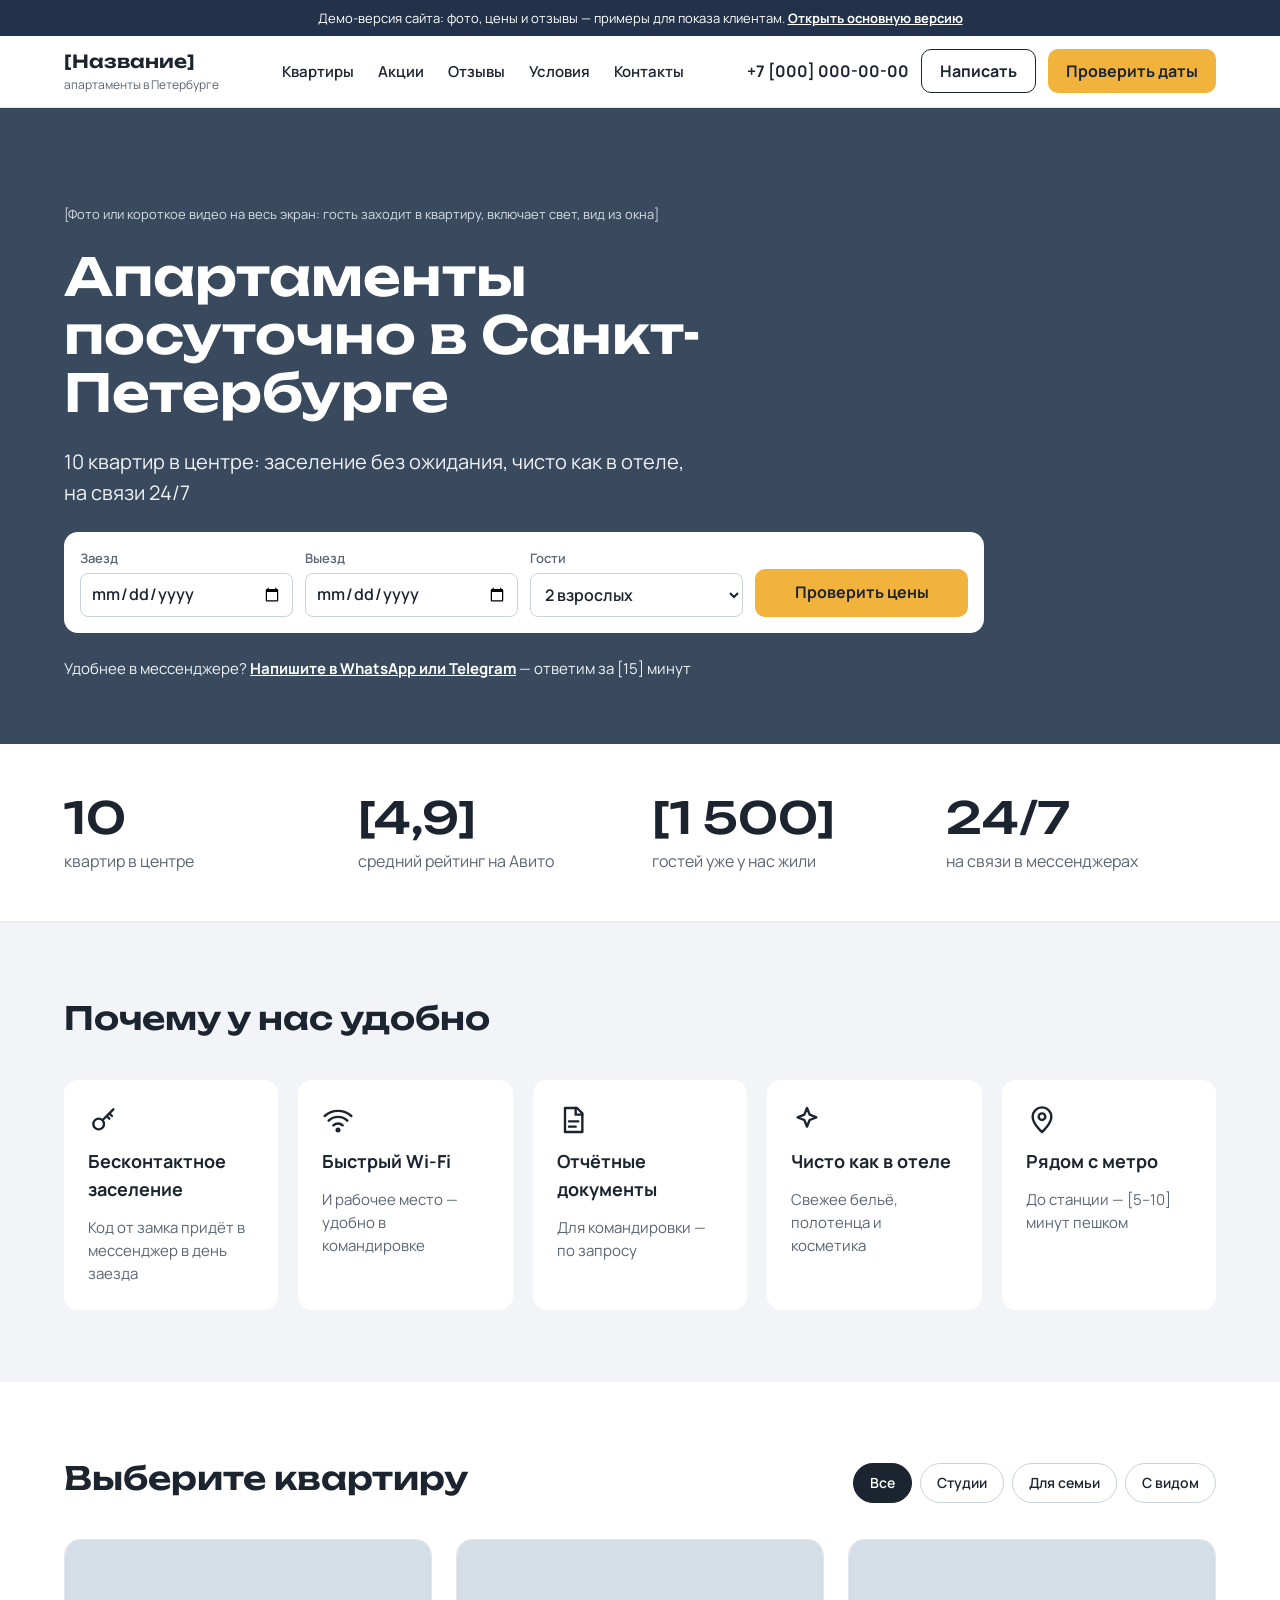
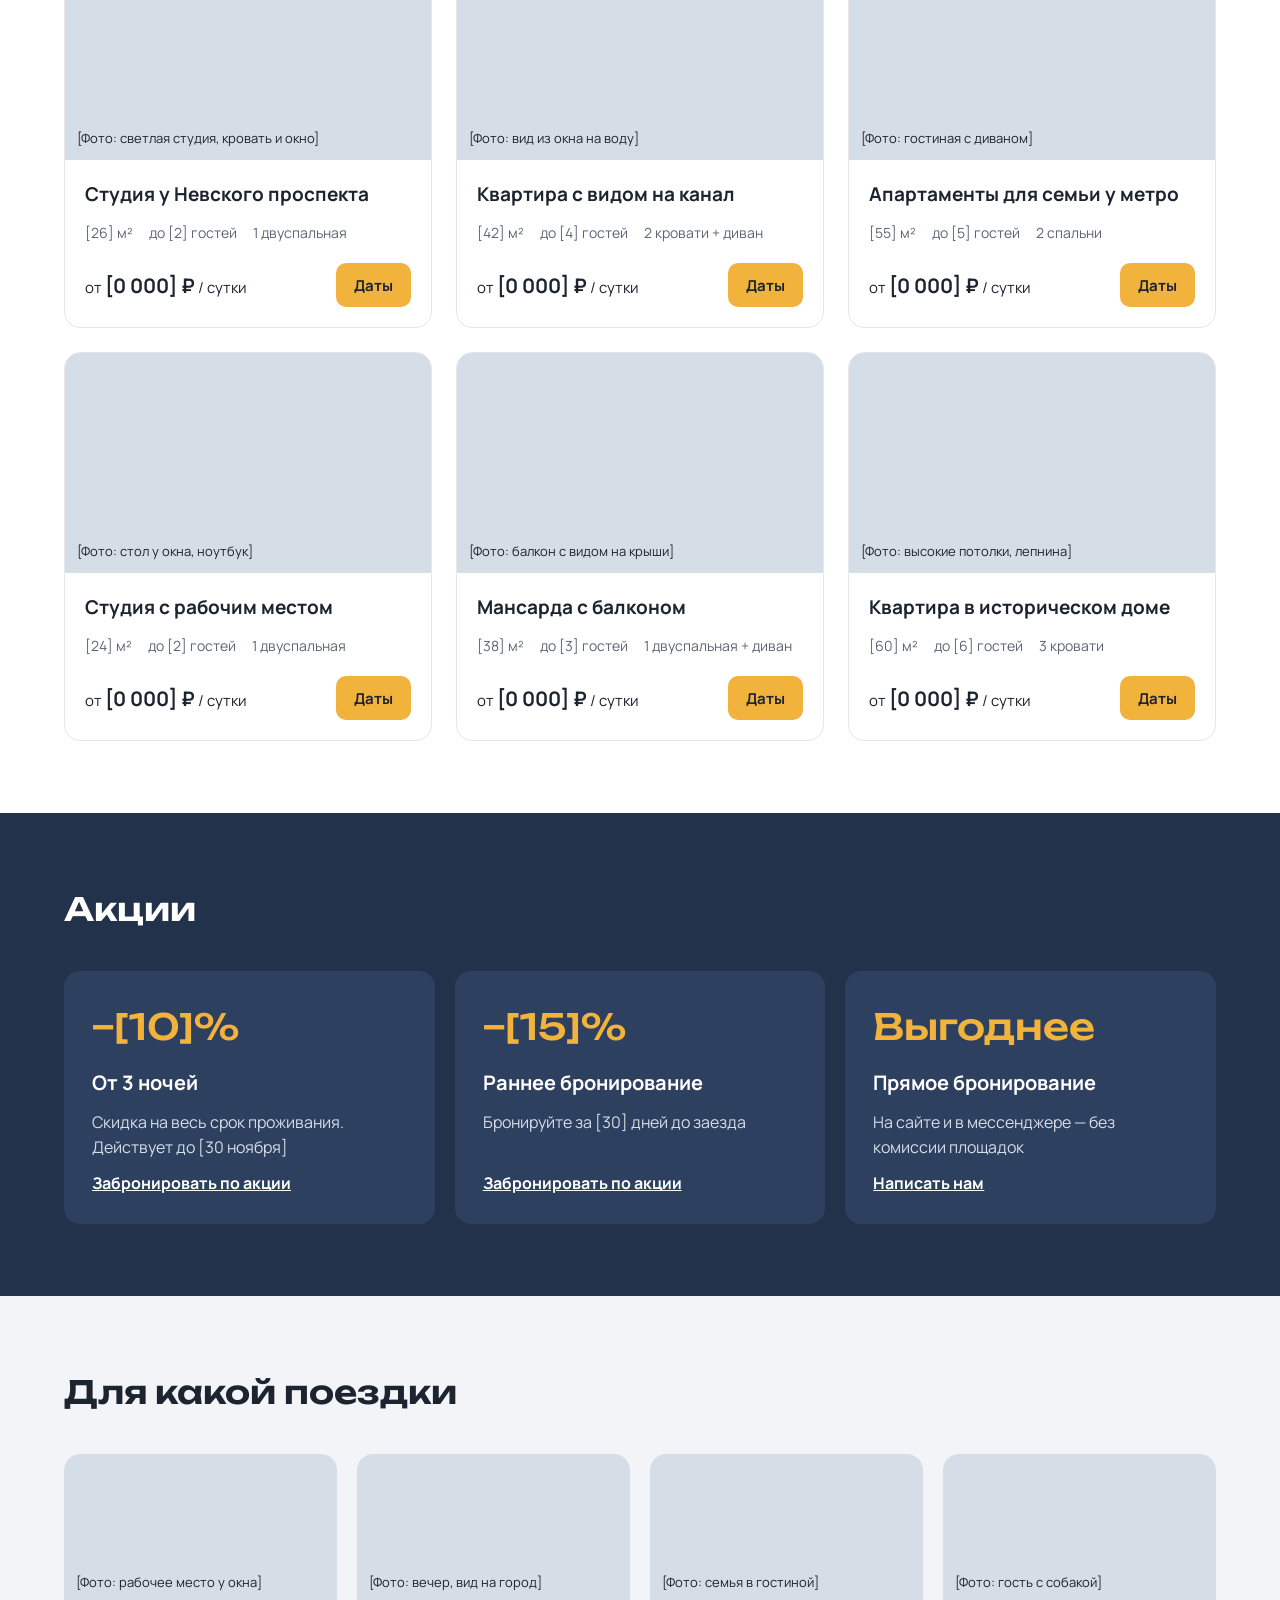
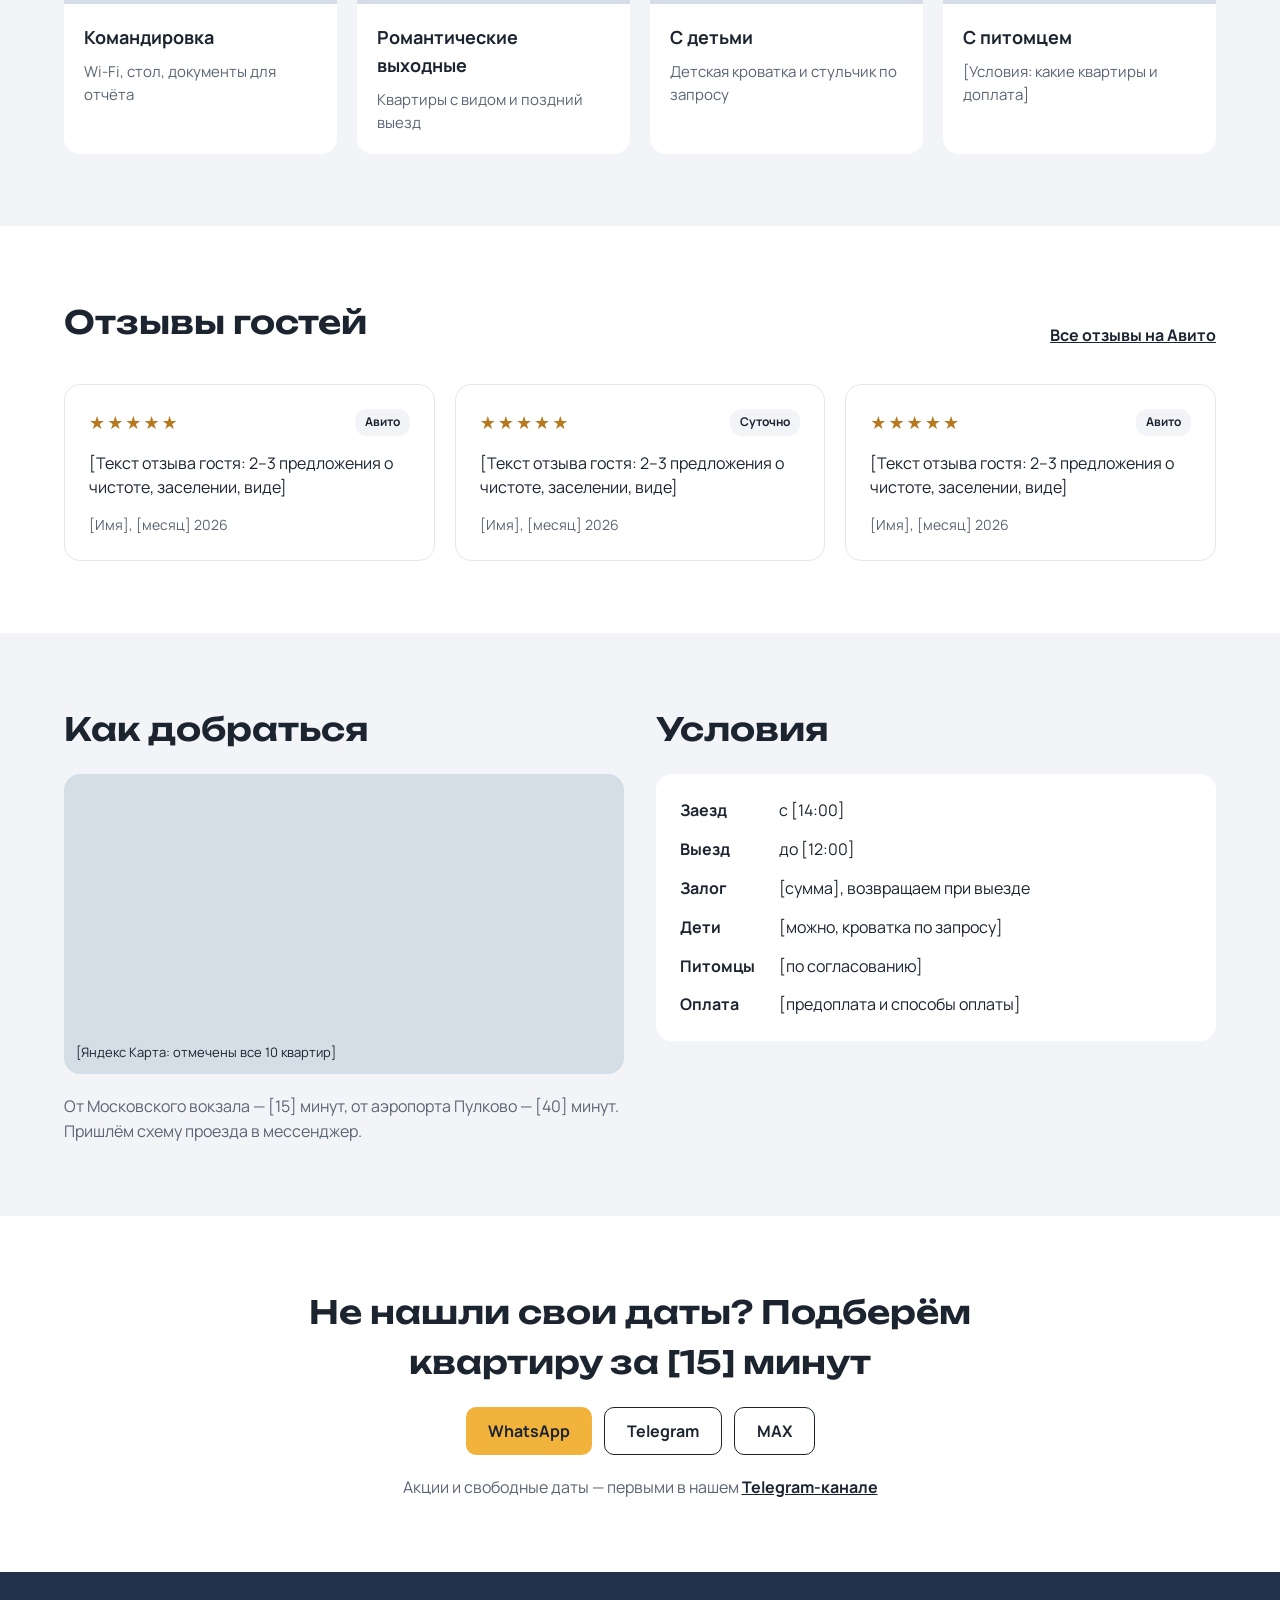
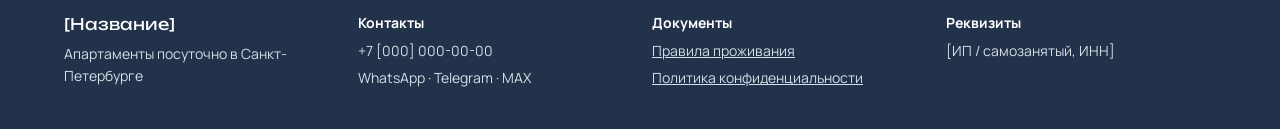
<file: v2/index.html>
<!doctype html>
<html lang="ru">
<head>
<meta charset="utf-8">
<meta name="viewport" content="width=device-width, initial-scale=1">
<title>Апартаменты посуточно в Санкт-Петербурге — демо</title>
<meta name="robots" content="noindex">
<meta name="description" content="Демо-сайт: 10 квартир посуточно в центре Санкт-Петербурга. Бесконтактное заселение, на связи 24/7.">
<link rel="preconnect" href="https://fonts.googleapis.com">
<link rel="preconnect" href="https://fonts.gstatic.com" crossorigin>
<link href="https://fonts.googleapis.com/css2?family=Manrope:wght@400;600;700&family=Unbounded:wght@500;600&display=swap" rel="stylesheet">
<link rel="stylesheet" href="styles.css">
</head>
<body>

<div class="demo-bar">Демо-версия сайта: фото, цены и отзывы — примеры для показа клиентам. <a href="../index.html">Открыть основную версию</a></div>

<header class="header">
  <div class="container header__inner">
    <a href="#top" class="logo">[Название]<span>апартаменты в Петербурге</span></a>
    <nav class="nav" aria-label="Основное меню">
      <a href="#apartments">Квартиры</a>
      <a href="#offers">Акции</a>
      <a href="#reviews">Отзывы</a>
      <a href="#rules">Условия</a>
      <a href="#contacts">Контакты</a>
    </nav>
    <div class="header__actions">
      <a href="tel:+70000000000" class="phone">+7 [000] 000-00-00</a>
      <a href="#contacts" class="btn btn--outline">Написать</a>
      <a href="#booking" class="btn btn--accent">Проверить даты</a>
    </div>
  </div>
</header>

<main>

<section id="top" class="hero">
  <div class="container hero__inner">
    <p class="hero__note">[Фото или короткое видео на весь экран: гость заходит в квартиру, включает свет, вид из окна]</p>
    <h1>Апартаменты посуточно в Санкт-Петербурге</h1>
    <p class="hero__lead">10 квартир в центре: заселение без ожидания, чисто как в отеле, на связи 24/7</p>
    <form id="booking" class="booking" novalidate>
      <label>Заезд<input type="date" name="checkin" required></label>
      <label>Выезд<input type="date" name="checkout" required></label>
      <label>Гости
        <select name="guests">
          <option>2 взрослых</option>
          <option>1 взрослый</option>
          <option>Семья с детьми</option>
          <option>Компания до 6 человек</option>
        </select>
      </label>
      <button type="submit" class="btn btn--accent btn--lg">Проверить цены</button>
      <p class="booking__error" role="alert" hidden></p>
    </form>
    <p class="hero__alt">Удобнее в мессенджере? <a href="#contacts">Напишите в WhatsApp или Telegram</a> — ответим за [15] минут</p>
  </div>
</section>

<section class="stats">
  <div class="container stats__grid">
    <div><strong>10</strong><span>квартир в центре</span></div>
    <div><strong>[4,9]</strong><span>средний рейтинг на Авито</span></div>
    <div><strong>[1 500]</strong><span>гостей уже у нас жили</span></div>
    <div><strong>24/7</strong><span>на связи в мессенджерах</span></div>
  </div>
</section>

<section class="section section--alt">
  <div class="container">
    <h2>Почему у нас удобно</h2>
    <div class="features">
      <div class="feature">
        <svg viewBox="0 0 24 24" aria-hidden="true"><circle cx="8" cy="15" r="4"/><path d="M11 12l8-8M16 7l2 2M14 9l2 2"/></svg>
        <h3>Бесконтактное заселение</h3>
        <p>Код от замка придёт в мессенджер в день заезда</p>
      </div>
      <div class="feature">
        <svg viewBox="0 0 24 24" aria-hidden="true"><path d="M2 9a15 15 0 0 1 20 0M5 12.5a10 10 0 0 1 14 0M8.5 16a5 5 0 0 1 7 0"/><circle cx="12" cy="19.5" r="1"/></svg>
        <h3>Быстрый Wi-Fi</h3>
        <p>И рабочее место — удобно в командировке</p>
      </div>
      <div class="feature">
        <svg viewBox="0 0 24 24" aria-hidden="true"><path d="M6 3h9l4 4v14H6z"/><path d="M14 3v5h5M9 13h7M9 17h5"/></svg>
        <h3>Отчётные документы</h3>
        <p>Для командировки — по запросу</p>
      </div>
      <div class="feature">
        <svg viewBox="0 0 24 24" aria-hidden="true"><path d="M12 3l2 5 5 2-5 2-2 5-2-5-5-2 5-2z"/></svg>
        <h3>Чисто как в отеле</h3>
        <p>Свежее бельё, полотенца и косметика</p>
      </div>
      <div class="feature">
        <svg viewBox="0 0 24 24" aria-hidden="true"><path d="M12 21s-7-6.2-7-11.5A7 7 0 0 1 19 9.5C19 14.8 12 21 12 21z"/><circle cx="12" cy="9.5" r="2.5"/></svg>
        <h3>Рядом с метро</h3>
        <p>До станции — [5–10] минут пешком</p>
      </div>
    </div>
  </div>
</section>

<section id="apartments" class="section">
  <div class="container">
    <div class="section__head">
      <h2>Выберите квартиру</h2>
      <div class="filters" role="group" aria-label="Фильтр квартир">
        <button type="button" class="chip is-active" data-filter="all">Все</button>
        <button type="button" class="chip" data-filter="studio">Студии</button>
        <button type="button" class="chip" data-filter="family">Для семьи</button>
        <button type="button" class="chip" data-filter="view">С видом</button>
      </div>
    </div>
    <div class="cards">
      <article class="card" data-tags="studio">
        <div class="photo">[Фото: светлая студия, кровать и окно]</div>
        <div class="card__body">
          <h3>Студия у Невского проспекта</h3>
          <div class="card__specs"><span>[26] м²</span><span>до [2] гостей</span><span>1 двуспальная</span></div>
          <div class="card__foot"><span>от <strong>[0 000] ₽</strong> / сутки</span><a href="#booking" class="btn btn--accent">Даты</a></div>
        </div>
      </article>
      <article class="card" data-tags="view family">
        <div class="photo">[Фото: вид из окна на воду]</div>
        <div class="card__body">
          <h3>Квартира с видом на канал</h3>
          <div class="card__specs"><span>[42] м²</span><span>до [4] гостей</span><span>2 кровати + диван</span></div>
          <div class="card__foot"><span>от <strong>[0 000] ₽</strong> / сутки</span><a href="#booking" class="btn btn--accent">Даты</a></div>
        </div>
      </article>
      <article class="card" data-tags="family">
        <div class="photo">[Фото: гостиная с диваном]</div>
        <div class="card__body">
          <h3>Апартаменты для семьи у метро</h3>
          <div class="card__specs"><span>[55] м²</span><span>до [5] гостей</span><span>2 спальни</span></div>
          <div class="card__foot"><span>от <strong>[0 000] ₽</strong> / сутки</span><a href="#booking" class="btn btn--accent">Даты</a></div>
        </div>
      </article>
      <article class="card" data-tags="studio">
        <div class="photo">[Фото: стол у окна, ноутбук]</div>
        <div class="card__body">
          <h3>Студия с рабочим местом</h3>
          <div class="card__specs"><span>[24] м²</span><span>до [2] гостей</span><span>1 двуспальная</span></div>
          <div class="card__foot"><span>от <strong>[0 000] ₽</strong> / сутки</span><a href="#booking" class="btn btn--accent">Даты</a></div>
        </div>
      </article>
      <article class="card" data-tags="view">
        <div class="photo">[Фото: балкон с видом на крыши]</div>
        <div class="card__body">
          <h3>Мансарда с балконом</h3>
          <div class="card__specs"><span>[38] м²</span><span>до [3] гостей</span><span>1 двуспальная + диван</span></div>
          <div class="card__foot"><span>от <strong>[0 000] ₽</strong> / сутки</span><a href="#booking" class="btn btn--accent">Даты</a></div>
        </div>
      </article>
      <article class="card" data-tags="family">
        <div class="photo">[Фото: высокие потолки, лепнина]</div>
        <div class="card__body">
          <h3>Квартира в историческом доме</h3>
          <div class="card__specs"><span>[60] м²</span><span>до [6] гостей</span><span>3 кровати</span></div>
          <div class="card__foot"><span>от <strong>[0 000] ₽</strong> / сутки</span><a href="#booking" class="btn btn--accent">Даты</a></div>
        </div>
      </article>
    </div>
  </div>
</section>

<section id="offers" class="section section--dark">
  <div class="container">
    <h2>Акции</h2>
    <div class="offers">
      <div class="offer">
        <span class="offer__big">−[10]%</span>
        <h3>От 3 ночей</h3>
        <p>Скидка на весь срок проживания. Действует до [30 ноября]</p>
        <a href="#booking">Забронировать по акции</a>
      </div>
      <div class="offer">
        <span class="offer__big">−[15]%</span>
        <h3>Раннее бронирование</h3>
        <p>Бронируйте за [30] дней до заезда</p>
        <a href="#booking">Забронировать по акции</a>
      </div>
      <div class="offer">
        <span class="offer__big">Выгоднее</span>
        <h3>Прямое бронирование</h3>
        <p>На сайте и в мессенджере — без комиссии площадок</p>
        <a href="#contacts">Написать нам</a>
      </div>
    </div>
  </div>
</section>

<section class="section section--alt">
  <div class="container">
    <h2>Для какой поездки</h2>
    <div class="occasions">
      <div class="occasion"><div class="photo photo--sm">[Фото: рабочее место у окна]</div><div class="occasion__body"><h3>Командировка</h3><p>Wi-Fi, стол, документы для отчёта</p></div></div>
      <div class="occasion"><div class="photo photo--sm">[Фото: вечер, вид на город]</div><div class="occasion__body"><h3>Романтические выходные</h3><p>Квартиры с видом и поздний выезд</p></div></div>
      <div class="occasion"><div class="photo photo--sm">[Фото: семья в гостиной]</div><div class="occasion__body"><h3>С детьми</h3><p>Детская кроватка и стульчик по запросу</p></div></div>
      <div class="occasion"><div class="photo photo--sm">[Фото: гость с собакой]</div><div class="occasion__body"><h3>С питомцем</h3><p>[Условия: какие квартиры и доплата]</p></div></div>
    </div>
  </div>
</section>

<section id="reviews" class="section">
  <div class="container">
    <div class="section__head">
      <h2>Отзывы гостей</h2>
      <a href="#reviews" class="link-strong">Все отзывы на Авито</a>
    </div>
    <div class="reviews">
      <figure class="review">
        <div class="review__top"><span class="stars" aria-label="Оценка 5 из 5">★★★★★</span><span class="tag">Авито</span></div>
        <blockquote>[Текст отзыва гостя: 2–3 предложения о чистоте, заселении, виде]</blockquote>
        <figcaption>[Имя], [месяц] 2026</figcaption>
      </figure>
      <figure class="review">
        <div class="review__top"><span class="stars" aria-label="Оценка 5 из 5">★★★★★</span><span class="tag">Суточно</span></div>
        <blockquote>[Текст отзыва гостя: 2–3 предложения о чистоте, заселении, виде]</blockquote>
        <figcaption>[Имя], [месяц] 2026</figcaption>
      </figure>
      <figure class="review">
        <div class="review__top"><span class="stars" aria-label="Оценка 5 из 5">★★★★★</span><span class="tag">Авито</span></div>
        <blockquote>[Текст отзыва гостя: 2–3 предложения о чистоте, заселении, виде]</blockquote>
        <figcaption>[Имя], [месяц] 2026</figcaption>
      </figure>
    </div>
  </div>
</section>

<section id="rules" class="section section--alt">
  <div class="container two-cols">
    <div class="stack">
      <h2>Как добраться</h2>
      <div class="photo photo--map">[Яндекс Карта: отмечены все 10 квартир]</div>
      <p class="muted">От Московского вокзала — [15] минут, от аэропорта Пулково — [40] минут. Пришлём схему проезда в мессенджер.</p>
    </div>
    <div class="stack">
      <h2>Условия</h2>
      <dl class="rules">
        <dt>Заезд</dt><dd>с [14:00]</dd>
        <dt>Выезд</dt><dd>до [12:00]</dd>
        <dt>Залог</dt><dd>[сумма], возвращаем при выезде</dd>
        <dt>Дети</dt><dd>[можно, кроватка по запросу]</dd>
        <dt>Питомцы</dt><dd>[по согласованию]</dd>
        <dt>Оплата</dt><dd>[предоплата и способы оплаты]</dd>
      </dl>
    </div>
  </div>
</section>

<section id="contacts" class="section cta">
  <div class="container cta__inner">
    <h2>Не нашли свои даты? Подберём квартиру за [15] минут</h2>
    <div class="cta__buttons">
      <a href="https://wa.me/70000000000" class="btn btn--accent btn--lg" target="_blank" rel="noopener">WhatsApp</a>
      <a href="https://t.me/" class="btn btn--outline btn--lg" target="_blank" rel="noopener">Telegram</a>
      <a href="#contacts" class="btn btn--outline btn--lg">MAX</a>
    </div>
    <p class="muted">Акции и свободные даты — первыми в нашем <a href="https://t.me/" class="link-strong" target="_blank" rel="noopener">Telegram-канале</a></p>
  </div>
</section>

</main>

<footer class="footer">
  <div class="container footer__grid">
    <div><span class="footer__logo">[Название]</span><span>Апартаменты посуточно в Санкт-Петербурге</span></div>
    <div><span class="footer__title">Контакты</span><span>+7 [000] 000-00-00</span><span>WhatsApp · Telegram · MAX</span></div>
    <div><span class="footer__title">Документы</span><a href="#rules">Правила проживания</a><a href="#top">Политика конфиденциальности</a></div>
    <div><span class="footer__title">Реквизиты</span><span>[ИП / самозанятый, ИНН]</span></div>
  </div>
</footer>

<nav class="bottom-bar" aria-label="Быстрые действия">
  <a href="#apartments">
    <svg viewBox="0 0 24 24" aria-hidden="true"><path d="M3 11l9-7 9 7M5 10v10h14V10"/></svg>Квартиры</a>
  <a href="#booking" class="bottom-bar__main">
    <svg viewBox="0 0 24 24" aria-hidden="true"><rect x="4" y="5" width="16" height="15" rx="2"/><path d="M4 10h16M9 3v4M15 3v4"/></svg>Даты</a>
  <a href="https://wa.me/70000000000" target="_blank" rel="noopener">
    <svg viewBox="0 0 24 24" aria-hidden="true"><path d="M4 20l1.5-4A8 8 0 1 1 9 19.5z"/></svg>Написать</a>
</nav>

<script src="script.js"></script>
</body>
</html>
</file>
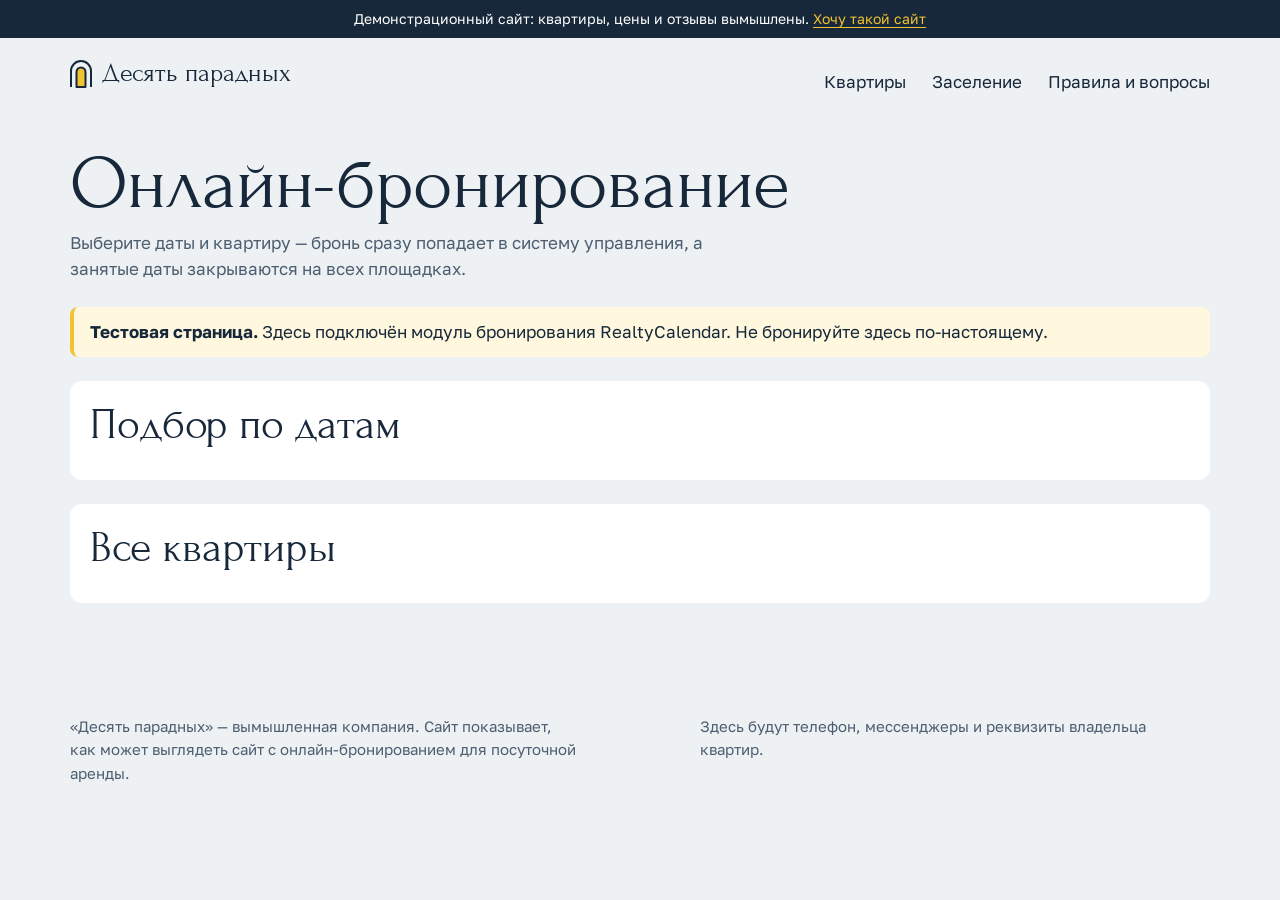
<file: bronirovanie.html>
<!doctype html>
<html lang="ru">
<head>
<meta charset="utf-8">
<meta name="viewport" content="width=device-width, initial-scale=1">
<title>Онлайн-бронирование — Десять парадных</title>
<meta name="robots" content="noindex">
<meta name="theme-color" content="#17283a">
<link rel="icon" href="assets/favicon.svg" type="image/svg+xml">
<link rel="preconnect" href="https://fonts.googleapis.com"><link rel="preconnect" href="https://fonts.gstatic.com" crossorigin><link rel="stylesheet" href="https://fonts.googleapis.com/css2?family=Forum&amp;family=Golos+Text:wght@400;500;600&amp;display=swap">
<link rel="stylesheet" href="assets/style.css?v=60a13c42">
<style>
  .booking-page { padding-top: 24px; padding-bottom: 48px; }
  .booking-page h1 { margin-bottom: 8px; }
  .booking-lead { color: var(--ink-soft); max-width: 680px; margin-bottom: 24px; }
  .booking-block { background: var(--paper); border-radius: 12px; padding: 20px; margin-bottom: 24px; }
  .booking-block h2 { margin: 0 0 12px; }
  .test-note { border-left: 4px solid var(--facade); background: #fff8df; padding: 12px 16px; border-radius: 8px; margin-bottom: 24px; }
  @media (max-width: 600px) { .booking-block { padding: 12px; } }
</style>
</head>
<body>
<p class="demo-note">Демонстрационный сайт: квартиры, цены и отзывы вымышлены. <a href="index.html#owners">Хочу такой сайт</a></p>
<header class="wrap site-header">
<a class="brand" href="index.html"><svg viewBox="0 0 22 28" aria-hidden="true" focusable="false"><path d="M1 27V11a10 10 0 0 1 20 0v16" fill="none" stroke="currentColor" stroke-width="2"/><path d="M6.5 27V12a4.5 4.5 0 0 1 9 0v15z" fill="#f2c230" stroke="currentColor" stroke-width="2" stroke-linejoin="round"/></svg>Десять парадных</a>
<nav class="site-nav" aria-label="Основное меню">
<a href="index.html#kvartiry">Квартиры</a>
<a href="index.html#zaselenie">Заселение</a>
<a href="pravila.html">Правила и вопросы</a>
</nav>
</header>
<main class="wrap booking-page">
<h1>Онлайн-бронирование</h1>
<p class="booking-lead">Выберите даты и квартиру — бронь сразу попадает в систему управления, а занятые даты закрываются на всех площадках.</p>
<p class="test-note"><strong>Тестовая страница.</strong> Здесь подключён модуль бронирования RealtyCalendar. Не бронируйте здесь по-настоящему.</p>

<section class="booking-block" aria-labelledby="h-search">
<h2 id="h-search">Подбор по датам</h2>
<div id="hr-widget" data-instance-id="search"></div>
</section>

<section class="booking-block" aria-labelledby="h-list">
<h2 id="h-list">Все квартиры</h2>
<div id="hr-widget" data-instance-id="list"></div>
</section>
</main>
<footer class="site-footer">
<div class="wrap footer-grid">
<p>«Десять парадных» — вымышленная компания. Сайт показывает, как может выглядеть сайт с онлайн-бронированием для посуточной аренды.</p>
<p>Здесь будут телефон, мессенджеры и реквизиты владельца квартир.</p>
</div>
</footer>
<script type="module" src="https://homereserve.ru/widget.js"></script>
<script type="module">
  const opts = { token: "dLFJhx0EVM" };
  function start() {
    window.homereserve.initWidgetSearch({ ...opts, instance_id: "search" });
    window.homereserve.initWidgetList({ ...opts, instance_id: "list" });
  }
  if (window.homereserve) { start(); }
  else {
    let tries = 0;
    const t = setInterval(() => {
      if (window.homereserve || ++tries > 50) { clearInterval(t); if (window.homereserve) start(); }
    }, 100);
  }
</script>
</body>
</html>
</file>
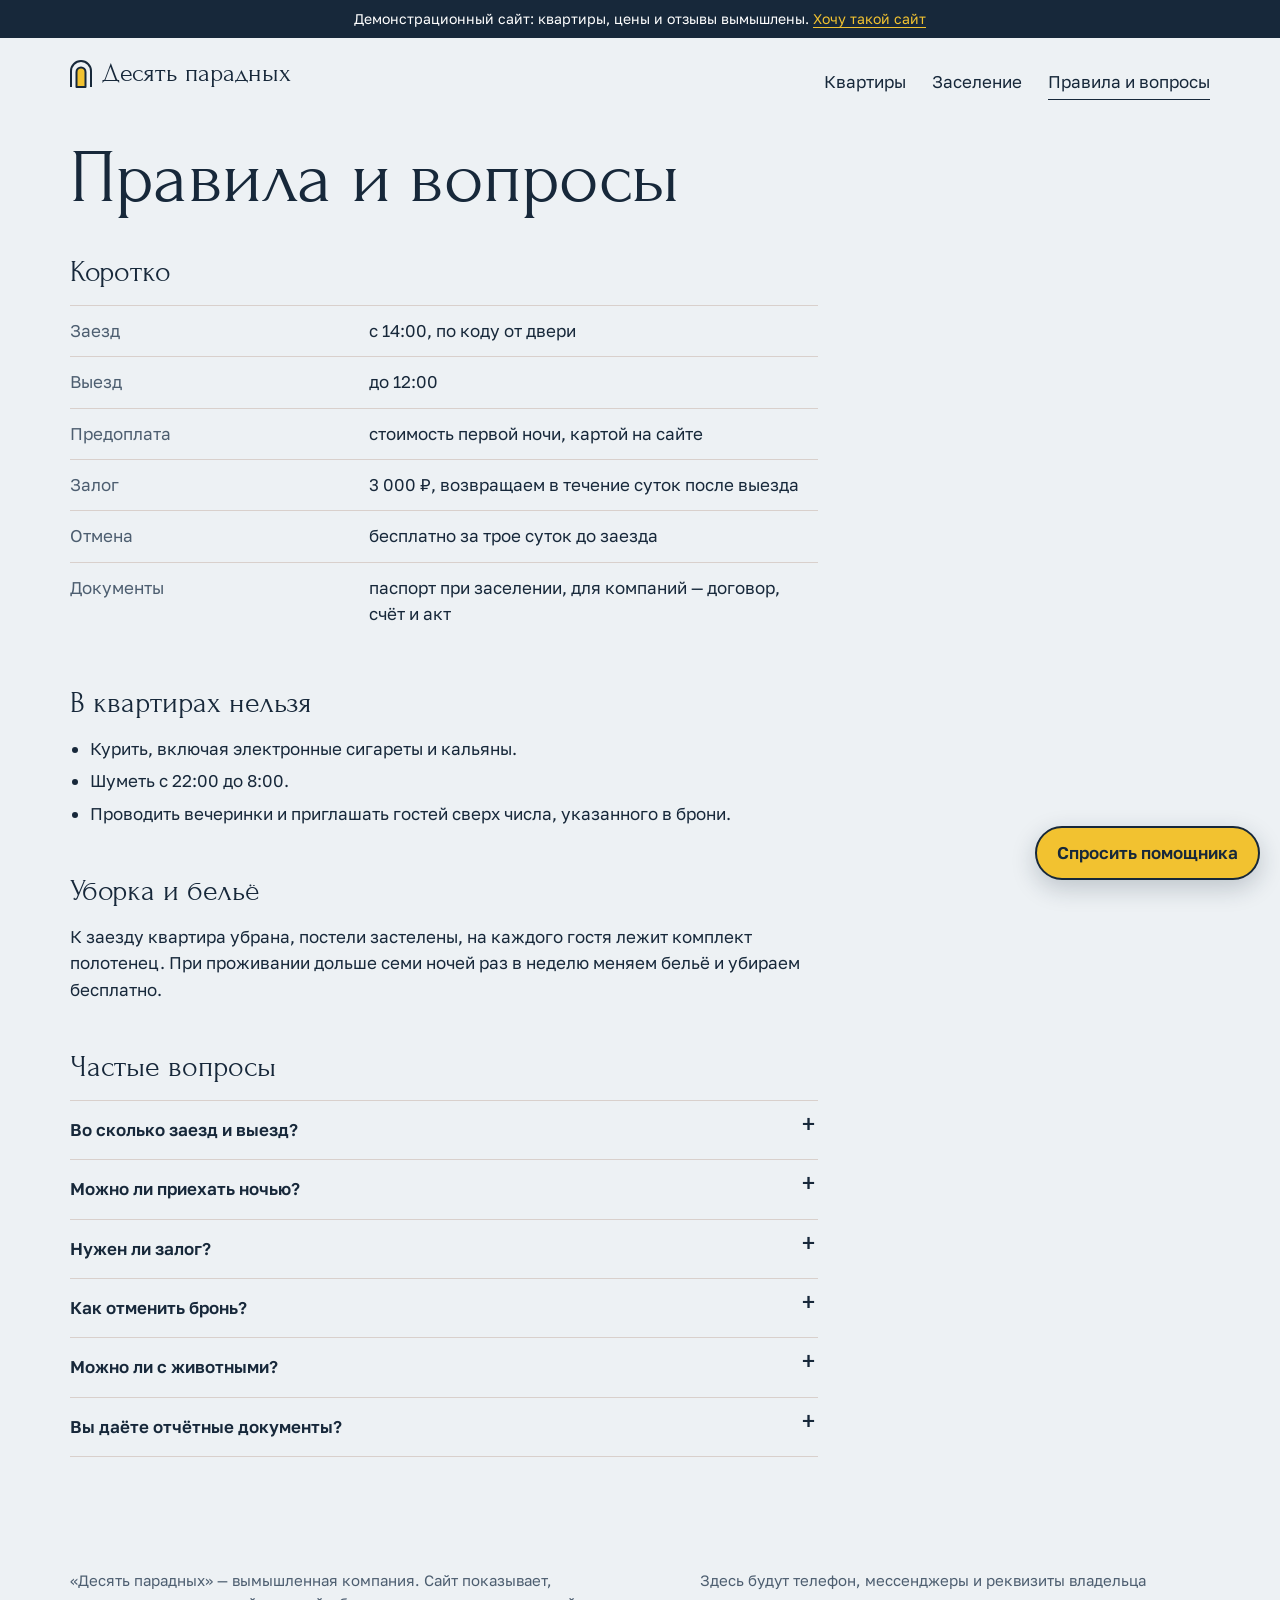
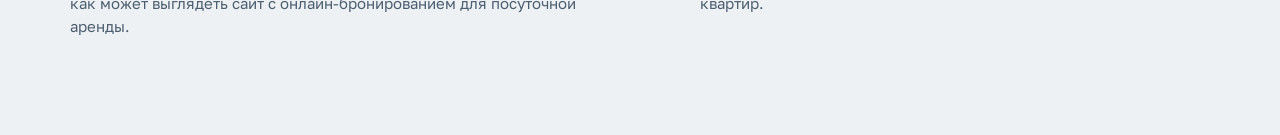
<file: pravila.html>
<!doctype html>
<html lang="ru">
<head>
<meta charset="utf-8">
<meta name="viewport" content="width=device-width, initial-scale=1">
<title>Правила проживания и частые вопросы — Десять парадных</title>
<meta name="description" content="Заезд и выезд, предоплата, залог, отмена брони, документы для командировок и ответы на частые вопросы гостей.">
<meta name="robots" content="noindex">
<meta property="og:type" content="website">
<meta property="og:title" content="Правила проживания и частые вопросы — Десять парадных">
<meta property="og:description" content="Заезд и выезд, предоплата, залог, отмена брони, документы для командировок и ответы на частые вопросы гостей.">
<meta property="og:locale" content="ru_RU">
<meta name="theme-color" content="#17283a">
<link rel="icon" href="assets/favicon.svg" type="image/svg+xml">
<link rel="preconnect" href="https://fonts.googleapis.com"><link rel="preconnect" href="https://fonts.gstatic.com" crossorigin><link rel="stylesheet" href="https://fonts.googleapis.com/css2?family=Forum&amp;family=Golos+Text:wght@400;500;600&amp;display=swap">
<link rel="stylesheet" href="assets/style.css?v=60a13c42">
</head>
<body>
<p class="demo-note">Демонстрационный сайт: квартиры, цены и отзывы вымышлены. <a href="index.html#owners">Хочу такой сайт</a></p>
<header class="wrap site-header">
<a class="brand" href="index.html"><svg viewBox="0 0 22 28" aria-hidden="true" focusable="false"><path d="M1 27V11a10 10 0 0 1 20 0v16" fill="none" stroke="currentColor" stroke-width="2"/><path d="M6.5 27V12a4.5 4.5 0 0 1 9 0v15z" fill="#f2c230" stroke="currentColor" stroke-width="2" stroke-linejoin="round"/></svg>Десять парадных</a>
<nav class="site-nav" aria-label="Основное меню">
<a href="index.html#kvartiry">Квартиры</a>
<a href="index.html#zaselenie">Заселение</a>
<a href="pravila.html" aria-current="page">Правила и вопросы</a>
</nav>
</header>
<main class="wrap">
<div class="page-head">
<h1>Правила и вопросы</h1>
</div>
<div class="prose section" style="padding-top:0">
<h2>Коротко</h2>
<table class="rules-table">
<tr><th scope="row">Заезд</th><td>с 14:00, по коду от двери</td></tr>
<tr><th scope="row">Выезд</th><td>до 12:00</td></tr>
<tr><th scope="row">Предоплата</th><td>стоимость первой ночи, картой на сайте</td></tr>
<tr><th scope="row">Залог</th><td>3 000 ₽, возвращаем в течение суток после выезда</td></tr>
<tr><th scope="row">Отмена</th><td>бесплатно за трое суток до заезда</td></tr>
<tr><th scope="row">Документы</th><td>паспорт при заселении, для компаний — договор, счёт и акт</td></tr>
</table>

<h2>В квартирах нельзя</h2>
<ul>
<li>Курить, включая электронные сигареты и кальяны.</li>
<li>Шуметь с 22:00 до 8:00.</li>
<li>Проводить вечеринки и приглашать гостей сверх числа, указанного в брони.</li>
</ul>

<h2>Уборка и бельё</h2>
<p>К заезду квартира убрана, постели застелены, на каждого гостя лежит комплект полотенец. При проживании дольше семи ночей раз в неделю меняем бельё и убираем бесплатно.</p>

<h2>Частые вопросы</h2>
<div class="faq"><details><summary>Во сколько заезд и выезд?</summary><p>Заезд с 14:00, выезд до 12:00. Если квартира свободна, заселим раньше или дадим выехать позже без доплаты.</p></details><details><summary>Можно ли приехать ночью?</summary><p>Да. Дверь открывается кодом, который мы присылаем в день заезда, поэтому время приезда не важно.</p></details><details><summary>Нужен ли залог?</summary><p>Да, 3 000 ₽. Он блокируется на карте при заезде и возвращается в течение суток после выезда.</p></details><details><summary>Как отменить бронь?</summary><p>Бесплатно за трое суток до заезда и раньше: предоплата вернётся полностью. При более поздней отмене предоплата за первую ночь не возвращается.</p></details><details><summary>Можно ли с животными?</summary><p>В четырёх квартирах можно с небольшими собаками и кошками. Напишите нам перед бронированием, и мы подскажем, в каких.</p></details><details><summary>Вы даёте отчётные документы?</summary><p>Да. Работаем по договору, выставляем счёт, отдаём чек и акт.</p></details></div>
</div>
</main>
<footer class="site-footer">
<div class="wrap footer-grid">
<p>«Десять парадных» — вымышленная компания. Сайт показывает, как может выглядеть сайт с онлайн-бронированием для посуточной аренды.</p>
<p>Здесь будут телефон, мессенджеры и реквизиты владельца квартир.</p>
</div>
</footer>
<nav class="bottom-bar" aria-label="Быстрые действия">
<a href="index.html#kvartiry"><svg viewBox="0 0 24 24" aria-hidden="true"><path d="M3 11l9-7 9 7M5 10v10h14V10"/></svg>Квартиры</a>
<a class="bottom-bar-main" href="index.html#poisk"><svg viewBox="0 0 24 24" aria-hidden="true"><rect x="4" y="5" width="16" height="15" rx="2"/><path d="M4 10h16M9 3v4M15 3v4"/></svg>Даты</a>
<button type="button" data-chat-open><svg viewBox="0 0 24 24" aria-hidden="true"><path d="M4 20l1.5-4A8 8 0 1 1 9 19.5z"/></svg>Помощник</button>
</nav>
<script src="assets/app.js?v=4893074e" defer></script>
<script src="assets/chat.js?v=47f92ba4" defer data-root="" data-data="assets/flats.json?v=7e2017c2" data-flat=""></script>
</body>
</html>
</file>
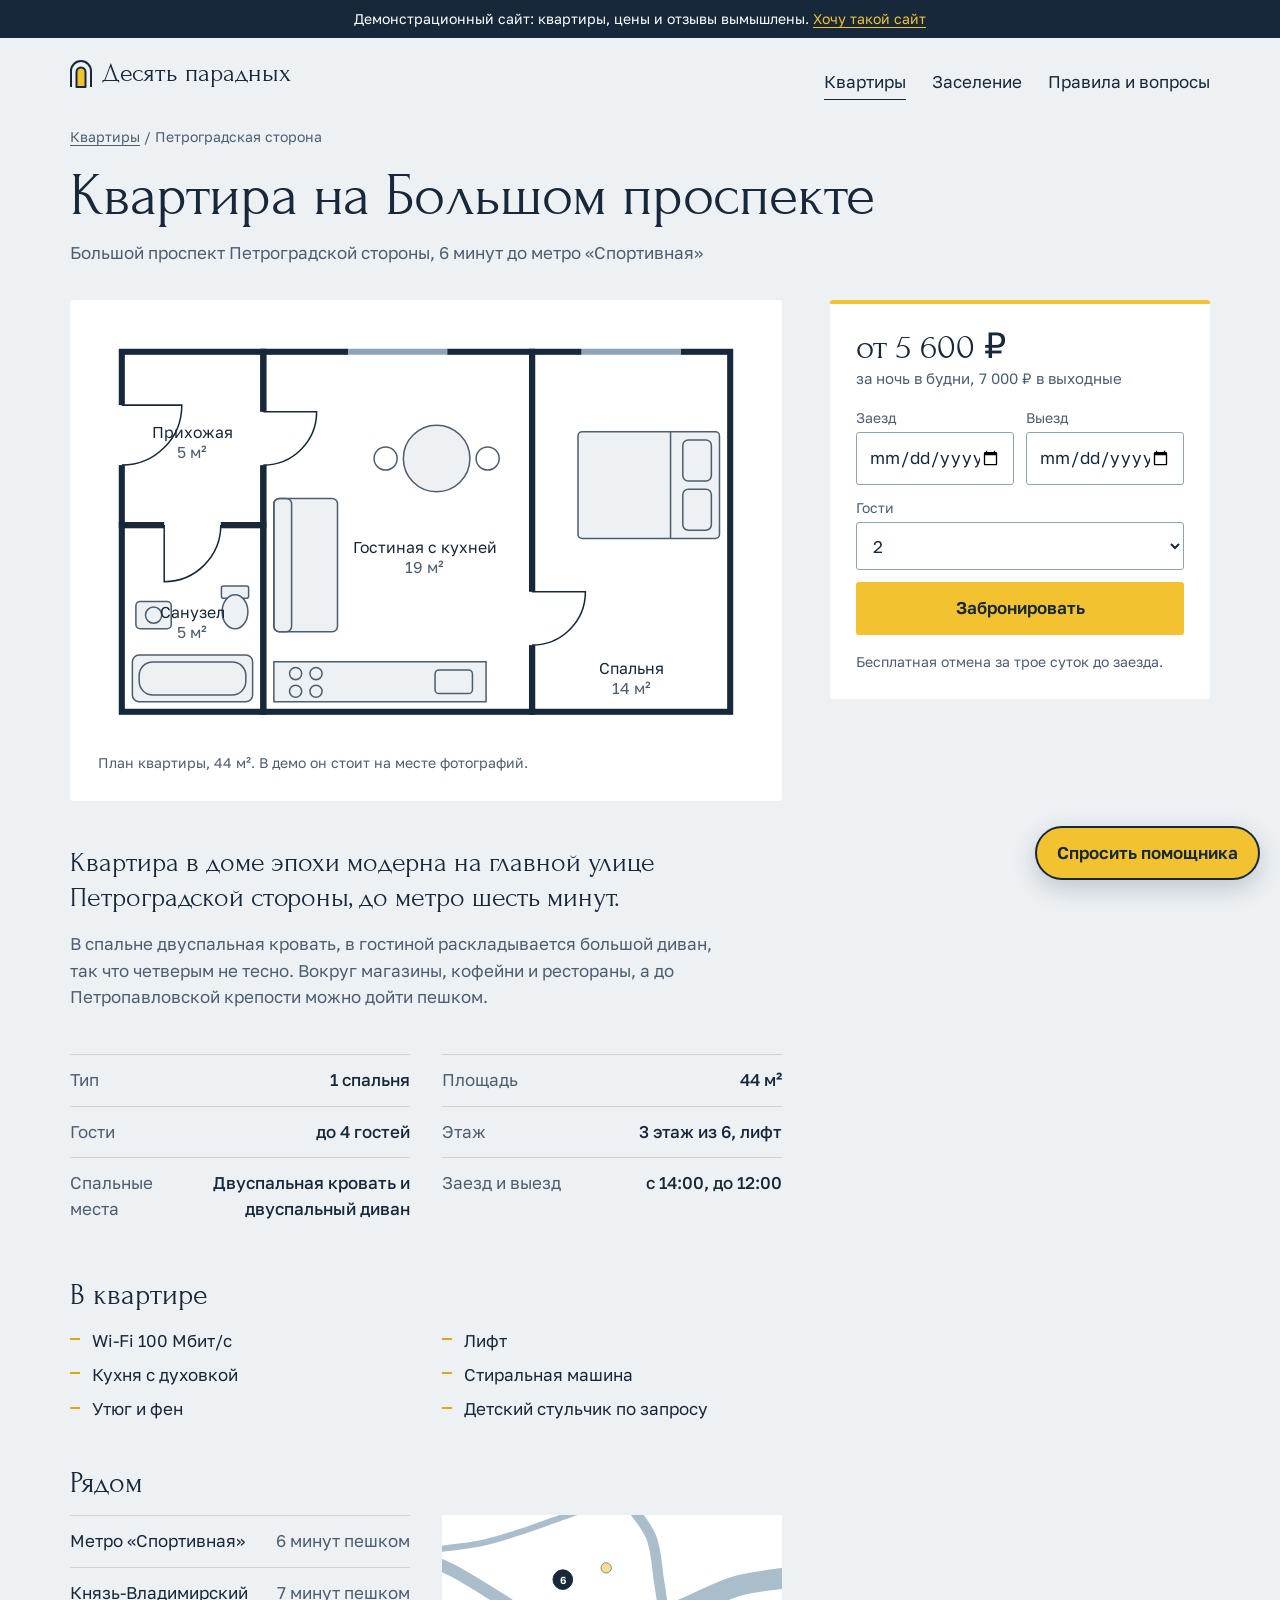
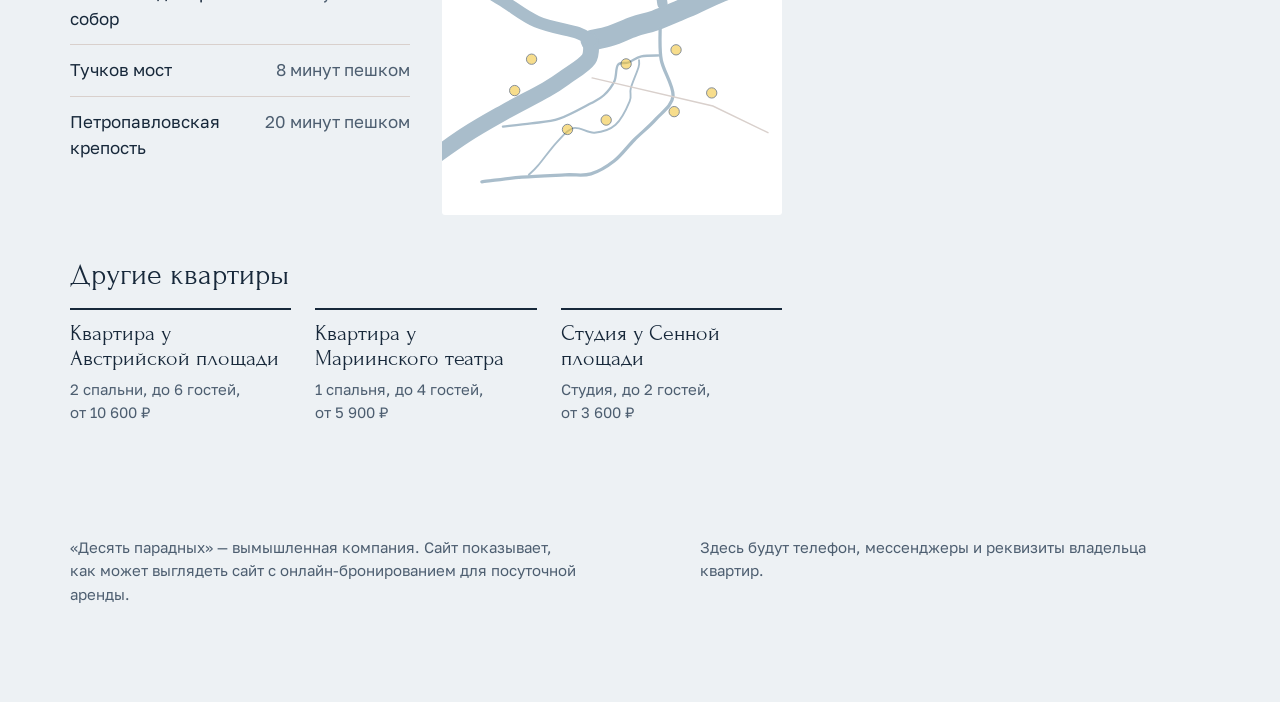
<file: kvartiry/kvartira-na-bolshom-prospekte.html>
<!doctype html>
<html lang="ru">
<head>
<meta charset="utf-8">
<meta name="viewport" content="width=device-width, initial-scale=1">
<title>Квартира на Большом проспекте посуточно — Десять парадных, Санкт-Петербург</title>
<meta name="description" content="Квартира в доме эпохи модерна на главной улице Петроградской стороны, до метро шесть минут. 1 спальня, 44 м², до 4 гостей, от 5 600 ₽ за ночь.">
<meta name="robots" content="noindex">
<meta property="og:type" content="website">
<meta property="og:title" content="Квартира на Большом проспекте посуточно — Десять парадных, Санкт-Петербург">
<meta property="og:description" content="Квартира в доме эпохи модерна на главной улице Петроградской стороны, до метро шесть минут. 1 спальня, 44 м², до 4 гостей, от 5 600 ₽ за ночь.">
<meta property="og:locale" content="ru_RU">
<meta name="theme-color" content="#17283a">
<link rel="icon" href="../assets/favicon.svg" type="image/svg+xml">
<link rel="preconnect" href="https://fonts.googleapis.com"><link rel="preconnect" href="https://fonts.gstatic.com" crossorigin><link rel="stylesheet" href="https://fonts.googleapis.com/css2?family=Forum&amp;family=Golos+Text:wght@400;500;600&amp;display=swap">
<link rel="stylesheet" href="../assets/style.css?v=60a13c42">
<script type="application/ld+json">{"@context": "https://schema.org", "@type": "Apartment", "name": "Квартира на Большом проспекте", "description": "Квартира в доме эпохи модерна на главной улице Петроградской стороны, до метро шесть минут.", "floorSize": {"@type": "QuantitativeValue", "value": 44, "unitCode": "MTK"}, "occupancy": {"@type": "QuantitativeValue", "maxValue": 4}, "address": {"@type": "PostalAddress", "addressLocality": "Санкт-Петербург", "streetAddress": "Большой проспект Петроградской стороны", "addressCountry": "RU"}, "geo": {"@type": "GeoCoordinates", "latitude": 59.9582, "longitude": 30.2965}}</script>
</head>
<body>
<p class="demo-note">Демонстрационный сайт: квартиры, цены и отзывы вымышлены. <a href="../index.html#owners">Хочу такой сайт</a></p>
<header class="wrap site-header">
<a class="brand" href="../index.html"><svg viewBox="0 0 22 28" aria-hidden="true" focusable="false"><path d="M1 27V11a10 10 0 0 1 20 0v16" fill="none" stroke="currentColor" stroke-width="2"/><path d="M6.5 27V12a4.5 4.5 0 0 1 9 0v15z" fill="#f2c230" stroke="currentColor" stroke-width="2" stroke-linejoin="round"/></svg>Десять парадных</a>
<nav class="site-nav" aria-label="Основное меню">
<a href="../index.html#kvartiry" aria-current="page">Квартиры</a>
<a href="../index.html#zaselenie">Заселение</a>
<a href="../pravila.html">Правила и вопросы</a>
</nav>
</header>
<main class="wrap">
<p class="crumbs"><a href="../index.html#kvartiry">Квартиры</a> / Петроградская сторона</p>
<div class="flat-head">
<h1>Квартира на Большом проспекте</h1>
<p class="flat-where">Большой проспект Петроградской стороны, 6 минут до метро «Спортивная»</p>
</div>
<div class="flat-grid">
<div class="flat-main">
<figure class="flat-plan">
<svg viewBox="0 0 540.1 335.6" role="img" aria-label="План квартиры: Квартира на Большом проспекте, 44 м²"><rect class="plan-floor" x="19.6" y="19.6" width="116.5" height="142.7"/><rect class="plan-floor" x="19.6" y="162.3" width="116.5" height="153.7"/><rect class="plan-floor" x="136.1" y="19.6" width="221.3" height="296.4"/><rect class="plan-floor" x="357.4" y="19.6" width="163.1" height="296.4"/><rect class="plan-soft" x="144.8" y="274.8" width="174.7" height="32.9"/><circle class="plan-item" cx="162.7" cy="284.5" r="5"/><circle class="plan-item" cx="179.5" cy="284.5" r="5"/><circle class="plan-item" cx="162.7" cy="299.1" r="5"/><circle class="plan-item" cx="179.5" cy="299.1" r="5"/><rect class="plan-item" x="277.5" y="281.5" width="30.8" height="19.5" rx="3.4"/><rect class="plan-soft" x="144.8" y="140.3" width="52.4" height="109.8" rx="4.5"/><rect class="plan-item" x="144.8" y="140.3" width="14.6" height="109.8" rx="4.5"/><circle class="plan-soft" cx="278.8" cy="107.4" r="27.4"/><circle class="plan-item" cx="236.8" cy="107.4" r="9.5"/><circle class="plan-item" cx="320.8" cy="107.4" r="9.5"/><rect class="plan-soft" x="395.2" y="85.5" width="116.5" height="87.8" rx="3.4"/><rect class="plan-item" x="481.5" y="92.2" width="23.5" height="33.8" rx="4.5"/><rect class="plan-item" x="481.5" y="132.7" width="23.5" height="33.8" rx="4.5"/><line class="plan-item" x1="471.4" y1="85.5" x2="471.4" y2="173.3"/><rect class="plan-soft" x="28.3" y="269.3" width="99" height="38.4" rx="5.6"/><rect class="plan-item" x="33.9" y="274.9" width="87.8" height="27.2" rx="11.2"/><rect class="plan-soft" x="101.6" y="212.4" width="22.4" height="10.1" rx="1.7"/><ellipse class="plan-soft" cx="112.8" cy="233.6" rx="10.6" ry="14"/><rect class="plan-soft" x="31.2" y="225.2" width="29.1" height="22.4" rx="3.4"/><circle class="plan-item" cx="45.8" cy="236.4" r="6.7"/><rect class="plan-wall" x="19.6" y="19.6" width="116.5" height="142.7"/><rect class="plan-wall" x="19.6" y="162.3" width="116.5" height="153.7"/><rect class="plan-wall" x="136.1" y="19.6" width="221.3" height="296.4"/><rect class="plan-wall" x="357.4" y="19.6" width="163.1" height="296.4"/><line class="plan-gap" x1="206" y1="19.6" x2="287.5" y2="19.6"/><line class="plan-window" x1="206" y1="19.6" x2="287.5" y2="19.6"/><line class="plan-gap" x1="398.2" y1="19.6" x2="479.7" y2="19.6"/><line class="plan-window" x1="398.2" y1="19.6" x2="479.7" y2="19.6"/><line class="plan-gap" x1="19.6" y1="63.5" x2="19.6" y2="112.9"/><path class="plan-door" d="M19.6 63.5 L69 63.5 A49.4 49.4 0 0 1 19.6 112.9"/><line class="plan-gap" x1="136.1" y1="69" x2="136.1" y2="112.9"/><path class="plan-door" d="M136.1 69 L180 69 A43.9 43.9 0 0 1 136.1 112.9"/><line class="plan-gap" x1="54.5" y1="162.3" x2="101.1" y2="162.3"/><path class="plan-door" d="M54.5 162.3 L54.5 208.9 A46.6 46.6 0 0 0 101.1 162.3"/><line class="plan-gap" x1="357.4" y1="217.2" x2="357.4" y2="261.1"/><path class="plan-door" d="M357.4 217.2 L401.3 217.2 A43.9 43.9 0 0 1 357.4 261.1"/><text class="plan-label" x="77.8" y="90.9">Прихожая</text><text class="plan-label plan-label-area" x="77.8" y="106.9">5 м²</text><text class="plan-label" x="77.8" y="239.1">Санузел</text><text class="plan-label plan-label-area" x="77.8" y="255.1">5 м²</text><text class="plan-label" x="268.9" y="185.6">Гостиная с кухней</text><text class="plan-label plan-label-area" x="268.9" y="201.6">19 м²</text><text class="plan-label" x="438.9" y="285.2">Спальня</text><text class="plan-label plan-label-area" x="438.9" y="301.2">14 м²</text></svg>
<figcaption>План квартиры, 44 м². В демо он стоит на месте фотографий.</figcaption>
</figure>
<div>
<p class="flat-lead">Квартира в доме эпохи модерна на главной улице Петроградской стороны, до метро шесть минут.</p>
<p class="flat-text">В спальне двуспальная кровать, в гостиной раскладывается большой диван, так что четверым не тесно. Вокруг магазины, кофейни и рестораны, а до Петропавловской крепости можно дойти пешком.</p>
</div>
<dl class="facts">
<div><dt>Тип</dt><dd>1 спальня</dd></div>
<div><dt>Площадь</dt><dd>44 м²</dd></div>
<div><dt>Гости</dt><dd>до 4 гостей</dd></div>
<div><dt>Этаж</dt><dd>3 этаж из 6, лифт</dd></div>
<div><dt>Спальные места</dt><dd>Двуспальная кровать и двуспальный диван</dd></div>
<div><dt>Заезд и выезд</dt><dd>с 14:00, до 12:00</dd></div>
</dl>
<section aria-labelledby="h-in">
<h2 id="h-in">В квартире</h2>
<ul class="ticks"><li>Wi-Fi 100 Мбит/с</li><li>Лифт</li><li>Кухня с духовкой</li><li>Стиральная машина</li><li>Утюг и фен</li><li>Детский стульчик по запросу</li></ul>
</section>
<section aria-labelledby="h-near">
<h2 id="h-near">Рядом</h2>
<div class="nearby">
<ul><li><span>Метро «Спортивная»</span><span>6 минут пешком</span></li><li><span>Князь-Владимирский собор</span><span>7 минут пешком</span></li><li><span>Тучков мост</span><span>8 минут пешком</span></li><li><span>Петропавловская крепость</span><span>20 минут пешком</span></li></ul>
<svg class="map map-mini" viewBox="0 0 725 639" role="group" aria-label="Схема центра Санкт-Петербурга с квартирами"><path class="map-water" stroke-width="44" d="M775.2 129.8 C751.8 133.1 677.2 138.6 635.1 149.8 C593.0 160.9 552.6 184.2 522.6 196.7 C492.6 209.2 473.8 217.8 455.1 224.6 C436.3 231.5 425.9 232.1 410.1 237.6 C394.2 243.1 375.5 252.6 360.1 257.6 C344.7 262.6 324.7 265.9 317.6 267.6"/><path class="map-water" stroke-width="34" d="M317.6 267.6 C316.7 274.2 321.3 294.7 312.6 307.5 C303.8 320.3 280.1 333.6 265.1 344.4 C250.1 355.3 244.2 359.9 222.5 372.4 C200.9 384.9 163.8 403.2 135.0 419.3 C106.3 435.5 80.9 449.3 50.0 469.2 C19.2 489.2 -33.3 527.5 -50.0 539.1"/><path class="map-water" stroke-width="26" d="M317.6 267.6 C313.0 264.9 309.2 258.3 290.1 251.6 C270.9 244.9 230.0 239.6 202.5 227.6 C175.0 215.7 154.6 197.7 125.0 179.7 C95.4 161.7 56.7 136.4 25.0 119.8 C-6.7 103.2 -50.0 86.5 -65.0 79.9"/><path class="map-water" stroke-width="22" d="M470.1 189.7 C468.8 181.4 466.8 163.9 462.6 139.8 C458.4 115.6 458.0 74.9 445.1 44.9 C432.2 15.0 395.1 -25.8 385.1 -39.9"/><path class="map-water" stroke-width="13" d="M385.1 -39.9 C366.7 -33.6 308.4 -13.6 275.1 -2.0 C241.7 9.7 216.7 19.6 185.0 30.0 C153.4 40.3 120.0 52.4 85.0 59.9 C50.0 67.4 -6.7 72.4 -25.0 74.9"/><path class="map-water" stroke-width="7" d="M465.1 241.6 C465.5 252.9 463.0 285.4 467.6 309.5 C472.2 333.6 494.7 365.2 492.6 386.4 C490.5 407.5 468.8 420.8 455.1 436.3 C441.3 451.8 424.7 464.6 410.1 479.2 C395.5 493.9 383.0 512.0 367.6 524.2 C352.2 536.3 335.1 547.1 317.6 552.1 C300.1 557.1 287.1 552.9 262.6 554.1 C238.0 555.3 199.6 556.6 170.0 559.1 C140.4 561.6 99.2 567.4 85.0 569.1"/><path class="map-water" stroke-width="5" d="M465.1 299.5 C458.4 299.9 436.3 299.0 425.1 301.5 C413.8 304.0 405.9 311.5 397.6 314.5 C389.2 317.5 380.1 312.8 375.1 319.5 C370.1 326.1 372.6 343.6 367.6 354.4 C362.6 365.2 353.4 376.6 345.1 384.4 C336.7 392.2 333.4 393.0 317.6 401.4 C301.7 409.7 271.3 427.1 250.1 434.3 C228.8 441.5 210.0 441.5 190.0 444.3 C170.0 447.1 140.0 450.1 130.0 451.3"/><path class="map-water" stroke-width="4" d="M420.1 309.5 C419.9 312.0 422.0 314.5 419.1 324.5 C416.2 334.5 405.8 357.3 402.6 369.4 C399.4 381.6 405.5 384.4 400.1 397.4 C394.7 410.3 382.6 436.1 370.1 447.3 C357.6 458.4 340.1 463.1 325.1 464.3 C310.1 465.4 293.4 450.9 280.1 454.3 C266.7 457.6 257.6 470.9 245.1 484.2 C232.5 497.5 215.0 522.5 205.0 534.1 C195.0 545.8 188.4 550.8 185.0 554.1"/><path class="map-street" d="M320.1 347.4 L577.6 407.3 L695.1 464.3"/><text class="map-label map-label-water" x="575.1" y="186.7" text-anchor="middle" transform="rotate(-16 575.1 186.7)" aria-hidden="true">Нева</text><text class="map-label" x="12.5" y="241.6" text-anchor="start" aria-hidden="true">Васильевский остров</text><text class="map-label" x="320.1" y="54.9" text-anchor="middle" aria-hidden="true">Петроградская сторона</text><text class="map-label" x="417.6" y="389.4" text-anchor="middle" transform="rotate(13 417.6 389.4)" aria-hidden="true">Невский</text><text class="map-label" x="175.0" y="511.2" text-anchor="middle" aria-hidden="true">Коломна</text><a class="map-pin is-dim" href="../kvartiry/studiya-na-rubinshteyna.html" aria-label="Студия на Рубинштейна"><circle cx="495.1" cy="419.3" r="16"/><text x="495.1" y="419.3">1</text></a><a class="map-pin is-dim" href="../kvartiry/kvartira-na-moyke.html" aria-label="Квартира на Мойке"><circle cx="392.6" cy="317.5" r="16"/><text x="392.6" y="317.5">2</text></a><a class="map-pin is-dim" href="../kvartiry/kvartira-u-letnego-sada.html" aria-label="Квартира у Летнего сада"><circle cx="499.1" cy="287.5" r="16"/><text x="499.1" y="287.5">3</text></a><a class="map-pin is-dim" href="../kvartiry/kvartira-na-pyatoy-linii.html" aria-label="Квартира на 5-й линии"><circle cx="191.0" cy="307.5" r="16"/><text x="191.0" y="307.5">4</text></a><a class="map-pin is-dim" href="../kvartiry/studiya-u-blagoveshchenskogo-mosta.html" aria-label="Студия у Благовещенского моста"><circle cx="155.0" cy="374.4" r="16"/><text x="155.0" y="374.4">5</text></a><a class="map-pin is-dim" href="../kvartiry/kvartira-u-avstriyskoy-ploshchadi.html" aria-label="Квартира у Австрийской площади"><circle cx="350.1" cy="112.8" r="16"/><text x="350.1" y="112.8">7</text></a><a class="map-pin is-dim" href="../kvartiry/kvartira-u-mariinskogo.html" aria-label="Квартира у Мариинского театра"><circle cx="267.6" cy="457.3" r="16"/><text x="267.6" y="457.3">8</text></a><a class="map-pin is-dim" href="../kvartiry/studiya-u-sennoy.html" aria-label="Студия у Сенной площади"><circle cx="350.1" cy="437.3" r="16"/><text x="350.1" y="437.3">9</text></a><a class="map-pin is-dim" href="../kvartiry/kvartira-u-moskovskogo-vokzala.html" aria-label="Квартира у Московского вокзала"><circle cx="575.1" cy="379.4" r="16"/><text x="575.1" y="379.4">10</text></a><g class="map-pin is-active" aria-hidden="true"><circle cx="257.6" cy="137.8" r="16"/><text x="257.6" y="137.8">6</text></g></svg>
</div>
</section>
<section aria-labelledby="h-others">
<h2 id="h-others">Другие квартиры</h2>
<ul class="others"><li><a href="kvartira-u-avstriyskoy-ploshchadi.html"><strong>Квартира у Австрийской площади</strong><span>2 спальни, до 6 гостей, от 10 600 ₽</span></a></li><li><a href="kvartira-u-mariinskogo.html"><strong>Квартира у Мариинского театра</strong><span>1 спальня, до 4 гостей, от 5 900 ₽</span></a></li><li><a href="studiya-u-sennoy.html"><strong>Студия у Сенной площади</strong><span>Студия, до 2 гостей, от 3 600 ₽</span></a></li></ul>
</section>
</div>
<aside class="booking" aria-label="Бронирование">
<p class="booking-price">от 5 600 ₽<small>за ночь в будни, 7 000 ₽ в выходные</small></p>
<form class="booking-form" id="bron" data-booking data-name="Квартира на Большом проспекте" data-price="5600" data-weekend="7000" data-min="1" data-deposit="3000" novalidate>
<div class="field"><label for="b-in">Заезд</label><input id="b-in" name="in" type="date" required></div>
<div class="field"><label for="b-out">Выезд</label><input id="b-out" name="out" type="date" required></div>
<div class="field field-wide"><label for="b-g">Гости</label><select id="b-g" name="g"><option value="1">1</option><option value="2" selected>2</option><option value="3">3</option><option value="4">4</option></select></div>
<p class="form-error" data-error role="alert"></p>
<button class="button" type="submit">Забронировать</button>
</form>
<div class="booking-total" data-total hidden aria-live="polite"></div>
<p class="booking-note">Бесплатная отмена за трое суток до заезда.</p>
</aside>
</div>
</main>
<dialog data-dialog aria-labelledby="h-dialog">
<h2 id="h-dialog">Здесь откроется оплата</h2>
<p class="dialog-summary" data-dialog-summary></p>
<p>Это демонстрационный сайт, поэтому бронь не создаётся и данные никуда не отправляются.</p>
<p>На рабочем сайте на этом шаге открывается модуль бронирования: гость вводит контакты, вносит предоплату и получает подтверждение на почту.</p>
<form method="dialog"><button class="button" type="submit">Понятно</button></form>
</dialog>
<footer class="site-footer">
<div class="wrap footer-grid">
<p>«Десять парадных» — вымышленная компания. Сайт показывает, как может выглядеть сайт с онлайн-бронированием для посуточной аренды.</p>
<p>Здесь будут телефон, мессенджеры и реквизиты владельца квартир.</p>
</div>
</footer>
<nav class="bottom-bar" aria-label="Быстрые действия">
<a href="../index.html#kvartiry"><svg viewBox="0 0 24 24" aria-hidden="true"><path d="M3 11l9-7 9 7M5 10v10h14V10"/></svg>Квартиры</a>
<a class="bottom-bar-main" href="#bron"><svg viewBox="0 0 24 24" aria-hidden="true"><rect x="4" y="5" width="16" height="15" rx="2"/><path d="M4 10h16M9 3v4M15 3v4"/></svg>Даты</a>
<button type="button" data-chat-open><svg viewBox="0 0 24 24" aria-hidden="true"><path d="M4 20l1.5-4A8 8 0 1 1 9 19.5z"/></svg>Помощник</button>
</nav>
<script src="../assets/app.js?v=4893074e" defer></script>
<script src="../assets/chat.js?v=47f92ba4" defer data-root="../" data-data="assets/flats.json?v=7e2017c2" data-flat="kvartira-na-bolshom-prospekte"></script>
</body>
</html>
</file>
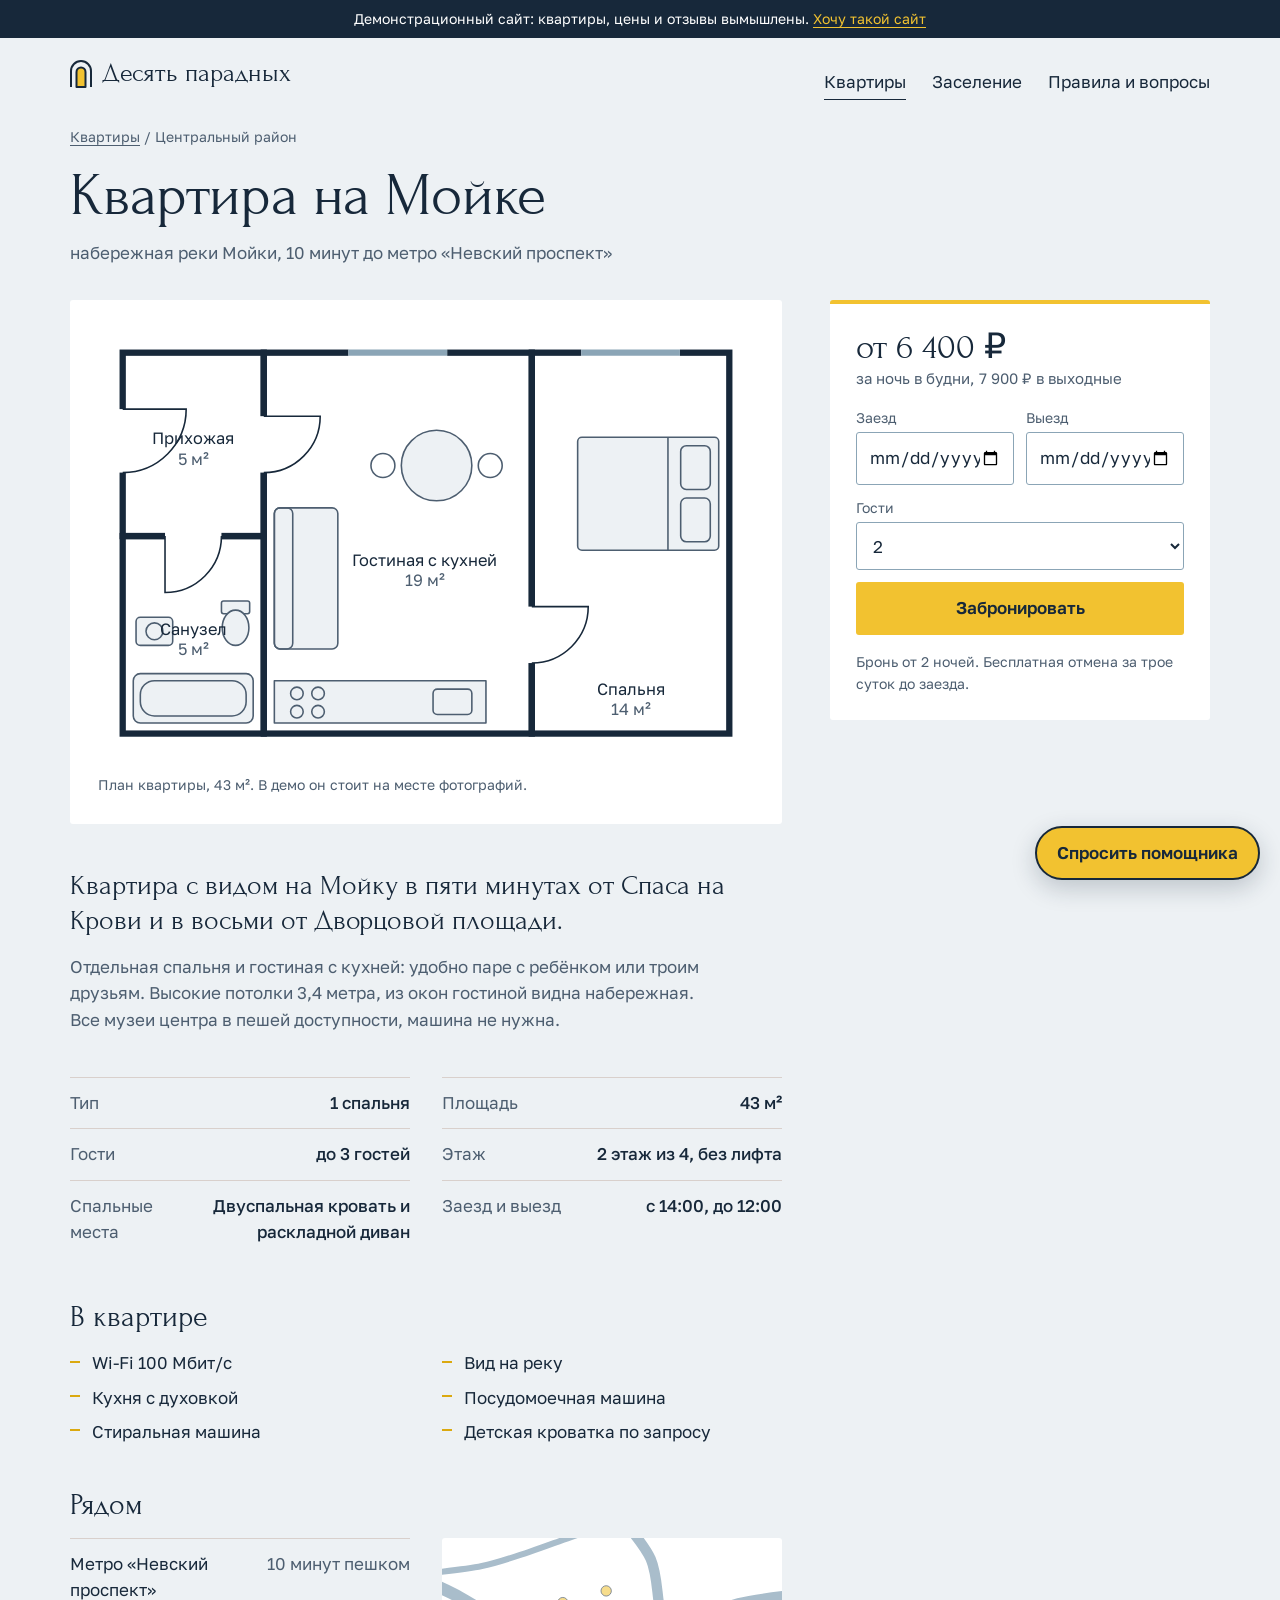
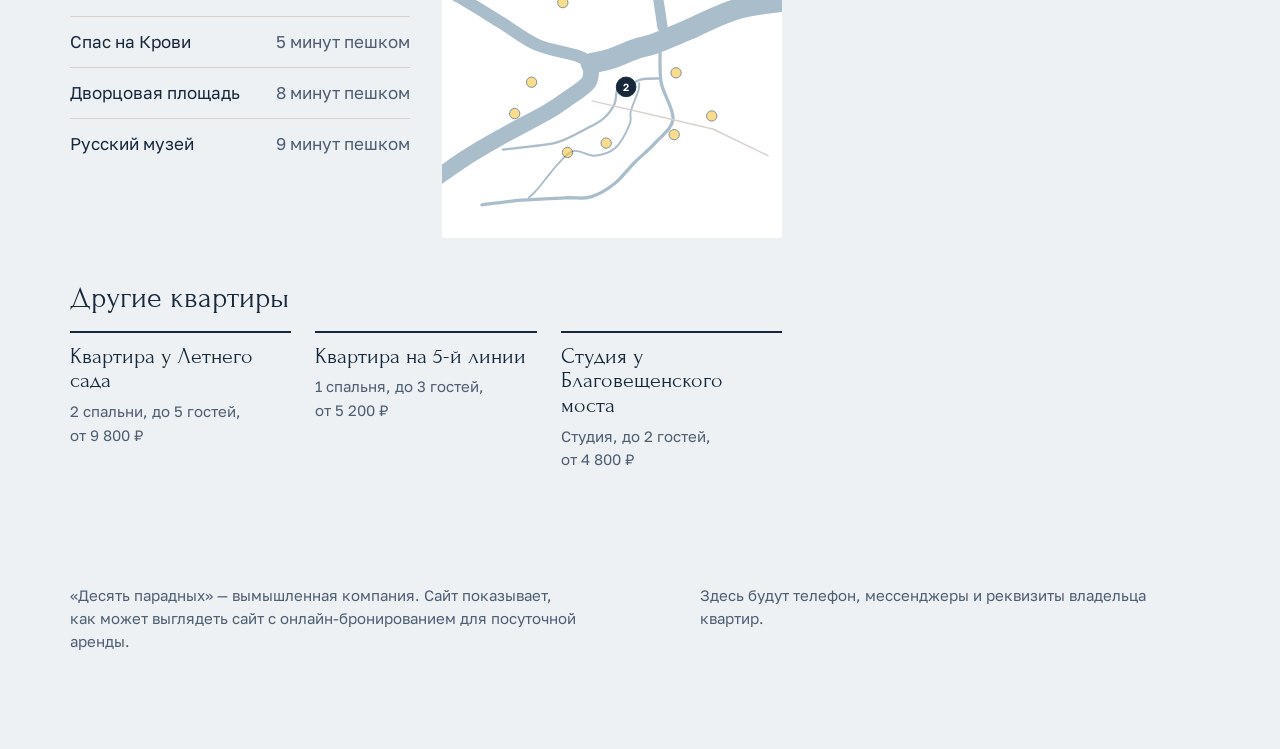
<file: kvartiry/kvartira-na-moyke.html>
<!doctype html>
<html lang="ru">
<head>
<meta charset="utf-8">
<meta name="viewport" content="width=device-width, initial-scale=1">
<title>Квартира на Мойке посуточно — Десять парадных, Санкт-Петербург</title>
<meta name="description" content="Квартира с видом на Мойку в пяти минутах от Спаса на Крови и в восьми от Дворцовой площади. 1 спальня, 43 м², до 3 гостей, от 6 400 ₽ за ночь.">
<meta name="robots" content="noindex">
<meta property="og:type" content="website">
<meta property="og:title" content="Квартира на Мойке посуточно — Десять парадных, Санкт-Петербург">
<meta property="og:description" content="Квартира с видом на Мойку в пяти минутах от Спаса на Крови и в восьми от Дворцовой площади. 1 спальня, 43 м², до 3 гостей, от 6 400 ₽ за ночь.">
<meta property="og:locale" content="ru_RU">
<meta name="theme-color" content="#17283a">
<link rel="icon" href="../assets/favicon.svg" type="image/svg+xml">
<link rel="preconnect" href="https://fonts.googleapis.com"><link rel="preconnect" href="https://fonts.gstatic.com" crossorigin><link rel="stylesheet" href="https://fonts.googleapis.com/css2?family=Forum&amp;family=Golos+Text:wght@400;500;600&amp;display=swap">
<link rel="stylesheet" href="../assets/style.css?v=60a13c42">
<script type="application/ld+json">{"@context": "https://schema.org", "@type": "Apartment", "name": "Квартира на Мойке", "description": "Квартира с видом на Мойку в пяти минутах от Спаса на Крови и в восьми от Дворцовой площади.", "floorSize": {"@type": "QuantitativeValue", "value": 43, "unitCode": "MTK"}, "occupancy": {"@type": "QuantitativeValue", "maxValue": 3}, "address": {"@type": "PostalAddress", "addressLocality": "Санкт-Петербург", "streetAddress": "набережная реки Мойки", "addressCountry": "RU"}, "geo": {"@type": "GeoCoordinates", "latitude": 59.9402, "longitude": 30.3235}}</script>
</head>
<body>
<p class="demo-note">Демонстрационный сайт: квартиры, цены и отзывы вымышлены. <a href="../index.html#owners">Хочу такой сайт</a></p>
<header class="wrap site-header">
<a class="brand" href="../index.html"><svg viewBox="0 0 22 28" aria-hidden="true" focusable="false"><path d="M1 27V11a10 10 0 0 1 20 0v16" fill="none" stroke="currentColor" stroke-width="2"/><path d="M6.5 27V12a4.5 4.5 0 0 1 9 0v15z" fill="#f2c230" stroke="currentColor" stroke-width="2" stroke-linejoin="round"/></svg>Десять парадных</a>
<nav class="site-nav" aria-label="Основное меню">
<a href="../index.html#kvartiry" aria-current="page">Квартиры</a>
<a href="../index.html#zaselenie">Заселение</a>
<a href="../pravila.html">Правила и вопросы</a>
</nav>
</header>
<main class="wrap">
<p class="crumbs"><a href="../index.html#kvartiry">Квартиры</a> / Центральный район</p>
<div class="flat-head">
<h1>Квартира на Мойке</h1>
<p class="flat-where">набережная реки Мойки, 10 минут до метро «Невский проспект»</p>
</div>
<div class="flat-grid">
<div class="flat-main">
<figure class="flat-plan">
<svg viewBox="0 0 520.8 341.6" role="img" aria-label="План квартиры: Квартира на Мойке, 43 м²"><rect class="plan-floor" x="19.6" y="19.6" width="112" height="145.6"/><rect class="plan-floor" x="19.6" y="165.2" width="112" height="156.8"/><rect class="plan-floor" x="131.6" y="19.6" width="212.8" height="302.4"/><rect class="plan-floor" x="344.4" y="19.6" width="156.8" height="302.4"/><rect class="plan-soft" x="140" y="280" width="168" height="33.6"/><circle class="plan-item" cx="157.9" cy="290.1" r="5"/><circle class="plan-item" cx="174.7" cy="290.1" r="5"/><circle class="plan-item" cx="157.9" cy="304.6" r="5"/><circle class="plan-item" cx="174.7" cy="304.6" r="5"/><rect class="plan-item" x="266" y="286.7" width="30.8" height="20.2" rx="3.4"/><rect class="plan-soft" x="140" y="142.8" width="50.4" height="112" rx="4.5"/><rect class="plan-item" x="140" y="142.8" width="14.6" height="112" rx="4.5"/><circle class="plan-soft" cx="268.8" cy="109.2" r="28"/><circle class="plan-item" cx="226.2" cy="109.2" r="9.5"/><circle class="plan-item" cx="311.4" cy="109.2" r="9.5"/><rect class="plan-soft" x="380.8" y="86.8" width="112" height="89.6" rx="3.4"/><rect class="plan-item" x="462.6" y="93.5" width="23.5" height="34.7" rx="4.5"/><rect class="plan-item" x="462.6" y="135" width="23.5" height="34.7" rx="4.5"/><line class="plan-item" x1="452.5" y1="86.8" x2="452.5" y2="176.4"/><rect class="plan-soft" x="28" y="274.4" width="95.2" height="39.2" rx="5.6"/><rect class="plan-item" x="33.6" y="280" width="84" height="28" rx="11.2"/><rect class="plan-soft" x="98" y="216.7" width="22.4" height="10.1" rx="1.7"/><ellipse class="plan-soft" cx="109.2" cy="238" rx="10.6" ry="14"/><rect class="plan-soft" x="30.2" y="229.6" width="29.1" height="22.4" rx="3.4"/><circle class="plan-item" cx="44.8" cy="240.8" r="6.7"/><rect class="plan-wall" x="19.6" y="19.6" width="112" height="145.6"/><rect class="plan-wall" x="19.6" y="165.2" width="112" height="156.8"/><rect class="plan-wall" x="131.6" y="19.6" width="212.8" height="302.4"/><rect class="plan-wall" x="344.4" y="19.6" width="156.8" height="302.4"/><line class="plan-gap" x1="198.8" y1="19.6" x2="277.2" y2="19.6"/><line class="plan-window" x1="198.8" y1="19.6" x2="277.2" y2="19.6"/><line class="plan-gap" x1="383.6" y1="19.6" x2="462" y2="19.6"/><line class="plan-window" x1="383.6" y1="19.6" x2="462" y2="19.6"/><line class="plan-gap" x1="19.6" y1="64.4" x2="19.6" y2="114.8"/><path class="plan-door" d="M19.6 64.4 L70 64.4 A50.4 50.4 0 0 1 19.6 114.8"/><line class="plan-gap" x1="131.6" y1="70" x2="131.6" y2="114.8"/><path class="plan-door" d="M131.6 70 L176.4 70 A44.8 44.8 0 0 1 131.6 114.8"/><line class="plan-gap" x1="53.2" y1="165.2" x2="98" y2="165.2"/><path class="plan-door" d="M53.2 165.2 L53.2 210 A44.8 44.8 0 0 0 98 165.2"/><line class="plan-gap" x1="344.4" y1="221.2" x2="344.4" y2="266"/><path class="plan-door" d="M344.4 221.2 L389.2 221.2 A44.8 44.8 0 0 1 344.4 266"/><text class="plan-label" x="75.6" y="92.4">Прихожая</text><text class="plan-label plan-label-area" x="75.6" y="108.4">5 м²</text><text class="plan-label" x="75.6" y="243.6">Санузел</text><text class="plan-label plan-label-area" x="75.6" y="259.6">5 м²</text><text class="plan-label" x="259.3" y="188.9">Гостиная с кухней</text><text class="plan-label plan-label-area" x="259.3" y="204.9">19 м²</text><text class="plan-label" x="422.8" y="291.2">Спальня</text><text class="plan-label plan-label-area" x="422.8" y="307.2">14 м²</text></svg>
<figcaption>План квартиры, 43 м². В демо он стоит на месте фотографий.</figcaption>
</figure>
<div>
<p class="flat-lead">Квартира с видом на Мойку в пяти минутах от Спаса на Крови и в восьми от Дворцовой площади.</p>
<p class="flat-text">Отдельная спальня и гостиная с кухней: удобно паре с ребёнком или троим друзьям. Высокие потолки 3,4 метра, из окон гостиной видна набережная. Все музеи центра в пешей доступности, машина не нужна.</p>
</div>
<dl class="facts">
<div><dt>Тип</dt><dd>1 спальня</dd></div>
<div><dt>Площадь</dt><dd>43 м²</dd></div>
<div><dt>Гости</dt><dd>до 3 гостей</dd></div>
<div><dt>Этаж</dt><dd>2 этаж из 4, без лифта</dd></div>
<div><dt>Спальные места</dt><dd>Двуспальная кровать и раскладной диван</dd></div>
<div><dt>Заезд и выезд</dt><dd>с 14:00, до 12:00</dd></div>
</dl>
<section aria-labelledby="h-in">
<h2 id="h-in">В квартире</h2>
<ul class="ticks"><li>Wi-Fi 100 Мбит/с</li><li>Вид на реку</li><li>Кухня с духовкой</li><li>Посудомоечная машина</li><li>Стиральная машина</li><li>Детская кроватка по запросу</li></ul>
</section>
<section aria-labelledby="h-near">
<h2 id="h-near">Рядом</h2>
<div class="nearby">
<ul><li><span>Метро «Невский проспект»</span><span>10 минут пешком</span></li><li><span>Спас на Крови</span><span>5 минут пешком</span></li><li><span>Дворцовая площадь</span><span>8 минут пешком</span></li><li><span>Русский музей</span><span>9 минут пешком</span></li></ul>
<svg class="map map-mini" viewBox="0 0 725 639" role="group" aria-label="Схема центра Санкт-Петербурга с квартирами"><path class="map-water" stroke-width="44" d="M775.2 129.8 C751.8 133.1 677.2 138.6 635.1 149.8 C593.0 160.9 552.6 184.2 522.6 196.7 C492.6 209.2 473.8 217.8 455.1 224.6 C436.3 231.5 425.9 232.1 410.1 237.6 C394.2 243.1 375.5 252.6 360.1 257.6 C344.7 262.6 324.7 265.9 317.6 267.6"/><path class="map-water" stroke-width="34" d="M317.6 267.6 C316.7 274.2 321.3 294.7 312.6 307.5 C303.8 320.3 280.1 333.6 265.1 344.4 C250.1 355.3 244.2 359.9 222.5 372.4 C200.9 384.9 163.8 403.2 135.0 419.3 C106.3 435.5 80.9 449.3 50.0 469.2 C19.2 489.2 -33.3 527.5 -50.0 539.1"/><path class="map-water" stroke-width="26" d="M317.6 267.6 C313.0 264.9 309.2 258.3 290.1 251.6 C270.9 244.9 230.0 239.6 202.5 227.6 C175.0 215.7 154.6 197.7 125.0 179.7 C95.4 161.7 56.7 136.4 25.0 119.8 C-6.7 103.2 -50.0 86.5 -65.0 79.9"/><path class="map-water" stroke-width="22" d="M470.1 189.7 C468.8 181.4 466.8 163.9 462.6 139.8 C458.4 115.6 458.0 74.9 445.1 44.9 C432.2 15.0 395.1 -25.8 385.1 -39.9"/><path class="map-water" stroke-width="13" d="M385.1 -39.9 C366.7 -33.6 308.4 -13.6 275.1 -2.0 C241.7 9.7 216.7 19.6 185.0 30.0 C153.4 40.3 120.0 52.4 85.0 59.9 C50.0 67.4 -6.7 72.4 -25.0 74.9"/><path class="map-water" stroke-width="7" d="M465.1 241.6 C465.5 252.9 463.0 285.4 467.6 309.5 C472.2 333.6 494.7 365.2 492.6 386.4 C490.5 407.5 468.8 420.8 455.1 436.3 C441.3 451.8 424.7 464.6 410.1 479.2 C395.5 493.9 383.0 512.0 367.6 524.2 C352.2 536.3 335.1 547.1 317.6 552.1 C300.1 557.1 287.1 552.9 262.6 554.1 C238.0 555.3 199.6 556.6 170.0 559.1 C140.4 561.6 99.2 567.4 85.0 569.1"/><path class="map-water" stroke-width="5" d="M465.1 299.5 C458.4 299.9 436.3 299.0 425.1 301.5 C413.8 304.0 405.9 311.5 397.6 314.5 C389.2 317.5 380.1 312.8 375.1 319.5 C370.1 326.1 372.6 343.6 367.6 354.4 C362.6 365.2 353.4 376.6 345.1 384.4 C336.7 392.2 333.4 393.0 317.6 401.4 C301.7 409.7 271.3 427.1 250.1 434.3 C228.8 441.5 210.0 441.5 190.0 444.3 C170.0 447.1 140.0 450.1 130.0 451.3"/><path class="map-water" stroke-width="4" d="M420.1 309.5 C419.9 312.0 422.0 314.5 419.1 324.5 C416.2 334.5 405.8 357.3 402.6 369.4 C399.4 381.6 405.5 384.4 400.1 397.4 C394.7 410.3 382.6 436.1 370.1 447.3 C357.6 458.4 340.1 463.1 325.1 464.3 C310.1 465.4 293.4 450.9 280.1 454.3 C266.7 457.6 257.6 470.9 245.1 484.2 C232.5 497.5 215.0 522.5 205.0 534.1 C195.0 545.8 188.4 550.8 185.0 554.1"/><path class="map-street" d="M320.1 347.4 L577.6 407.3 L695.1 464.3"/><text class="map-label map-label-water" x="575.1" y="186.7" text-anchor="middle" transform="rotate(-16 575.1 186.7)" aria-hidden="true">Нева</text><text class="map-label" x="12.5" y="241.6" text-anchor="start" aria-hidden="true">Васильевский остров</text><text class="map-label" x="320.1" y="54.9" text-anchor="middle" aria-hidden="true">Петроградская сторона</text><text class="map-label" x="417.6" y="389.4" text-anchor="middle" transform="rotate(13 417.6 389.4)" aria-hidden="true">Невский</text><text class="map-label" x="175.0" y="511.2" text-anchor="middle" aria-hidden="true">Коломна</text><a class="map-pin is-dim" href="../kvartiry/studiya-na-rubinshteyna.html" aria-label="Студия на Рубинштейна"><circle cx="495.1" cy="419.3" r="16"/><text x="495.1" y="419.3">1</text></a><a class="map-pin is-dim" href="../kvartiry/kvartira-u-letnego-sada.html" aria-label="Квартира у Летнего сада"><circle cx="499.1" cy="287.5" r="16"/><text x="499.1" y="287.5">3</text></a><a class="map-pin is-dim" href="../kvartiry/kvartira-na-pyatoy-linii.html" aria-label="Квартира на 5-й линии"><circle cx="191.0" cy="307.5" r="16"/><text x="191.0" y="307.5">4</text></a><a class="map-pin is-dim" href="../kvartiry/studiya-u-blagoveshchenskogo-mosta.html" aria-label="Студия у Благовещенского моста"><circle cx="155.0" cy="374.4" r="16"/><text x="155.0" y="374.4">5</text></a><a class="map-pin is-dim" href="../kvartiry/kvartira-na-bolshom-prospekte.html" aria-label="Квартира на Большом проспекте"><circle cx="257.6" cy="137.8" r="16"/><text x="257.6" y="137.8">6</text></a><a class="map-pin is-dim" href="../kvartiry/kvartira-u-avstriyskoy-ploshchadi.html" aria-label="Квартира у Австрийской площади"><circle cx="350.1" cy="112.8" r="16"/><text x="350.1" y="112.8">7</text></a><a class="map-pin is-dim" href="../kvartiry/kvartira-u-mariinskogo.html" aria-label="Квартира у Мариинского театра"><circle cx="267.6" cy="457.3" r="16"/><text x="267.6" y="457.3">8</text></a><a class="map-pin is-dim" href="../kvartiry/studiya-u-sennoy.html" aria-label="Студия у Сенной площади"><circle cx="350.1" cy="437.3" r="16"/><text x="350.1" y="437.3">9</text></a><a class="map-pin is-dim" href="../kvartiry/kvartira-u-moskovskogo-vokzala.html" aria-label="Квартира у Московского вокзала"><circle cx="575.1" cy="379.4" r="16"/><text x="575.1" y="379.4">10</text></a><g class="map-pin is-active" aria-hidden="true"><circle cx="392.6" cy="317.5" r="16"/><text x="392.6" y="317.5">2</text></g></svg>
</div>
</section>
<section aria-labelledby="h-others">
<h2 id="h-others">Другие квартиры</h2>
<ul class="others"><li><a href="kvartira-u-letnego-sada.html"><strong>Квартира у Летнего сада</strong><span>2 спальни, до 5 гостей, от 9 800 ₽</span></a></li><li><a href="kvartira-na-pyatoy-linii.html"><strong>Квартира на 5-й линии</strong><span>1 спальня, до 3 гостей, от 5 200 ₽</span></a></li><li><a href="studiya-u-blagoveshchenskogo-mosta.html"><strong>Студия у Благовещенского моста</strong><span>Студия, до 2 гостей, от 4 800 ₽</span></a></li></ul>
</section>
</div>
<aside class="booking" aria-label="Бронирование">
<p class="booking-price">от 6 400 ₽<small>за ночь в будни, 7 900 ₽ в выходные</small></p>
<form class="booking-form" id="bron" data-booking data-name="Квартира на Мойке" data-price="6400" data-weekend="7900" data-min="2" data-deposit="3000" novalidate>
<div class="field"><label for="b-in">Заезд</label><input id="b-in" name="in" type="date" required></div>
<div class="field"><label for="b-out">Выезд</label><input id="b-out" name="out" type="date" required></div>
<div class="field field-wide"><label for="b-g">Гости</label><select id="b-g" name="g"><option value="1">1</option><option value="2" selected>2</option><option value="3">3</option></select></div>
<p class="form-error" data-error role="alert"></p>
<button class="button" type="submit">Забронировать</button>
</form>
<div class="booking-total" data-total hidden aria-live="polite"></div>
<p class="booking-note">Бронь от 2 ночей. Бесплатная отмена за трое суток до заезда.</p>
</aside>
</div>
</main>
<dialog data-dialog aria-labelledby="h-dialog">
<h2 id="h-dialog">Здесь откроется оплата</h2>
<p class="dialog-summary" data-dialog-summary></p>
<p>Это демонстрационный сайт, поэтому бронь не создаётся и данные никуда не отправляются.</p>
<p>На рабочем сайте на этом шаге открывается модуль бронирования: гость вводит контакты, вносит предоплату и получает подтверждение на почту.</p>
<form method="dialog"><button class="button" type="submit">Понятно</button></form>
</dialog>
<footer class="site-footer">
<div class="wrap footer-grid">
<p>«Десять парадных» — вымышленная компания. Сайт показывает, как может выглядеть сайт с онлайн-бронированием для посуточной аренды.</p>
<p>Здесь будут телефон, мессенджеры и реквизиты владельца квартир.</p>
</div>
</footer>
<nav class="bottom-bar" aria-label="Быстрые действия">
<a href="../index.html#kvartiry"><svg viewBox="0 0 24 24" aria-hidden="true"><path d="M3 11l9-7 9 7M5 10v10h14V10"/></svg>Квартиры</a>
<a class="bottom-bar-main" href="#bron"><svg viewBox="0 0 24 24" aria-hidden="true"><rect x="4" y="5" width="16" height="15" rx="2"/><path d="M4 10h16M9 3v4M15 3v4"/></svg>Даты</a>
<button type="button" data-chat-open><svg viewBox="0 0 24 24" aria-hidden="true"><path d="M4 20l1.5-4A8 8 0 1 1 9 19.5z"/></svg>Помощник</button>
</nav>
<script src="../assets/app.js?v=4893074e" defer></script>
<script src="../assets/chat.js?v=47f92ba4" defer data-root="../" data-data="assets/flats.json?v=7e2017c2" data-flat="kvartira-na-moyke"></script>
</body>
</html>
</file>
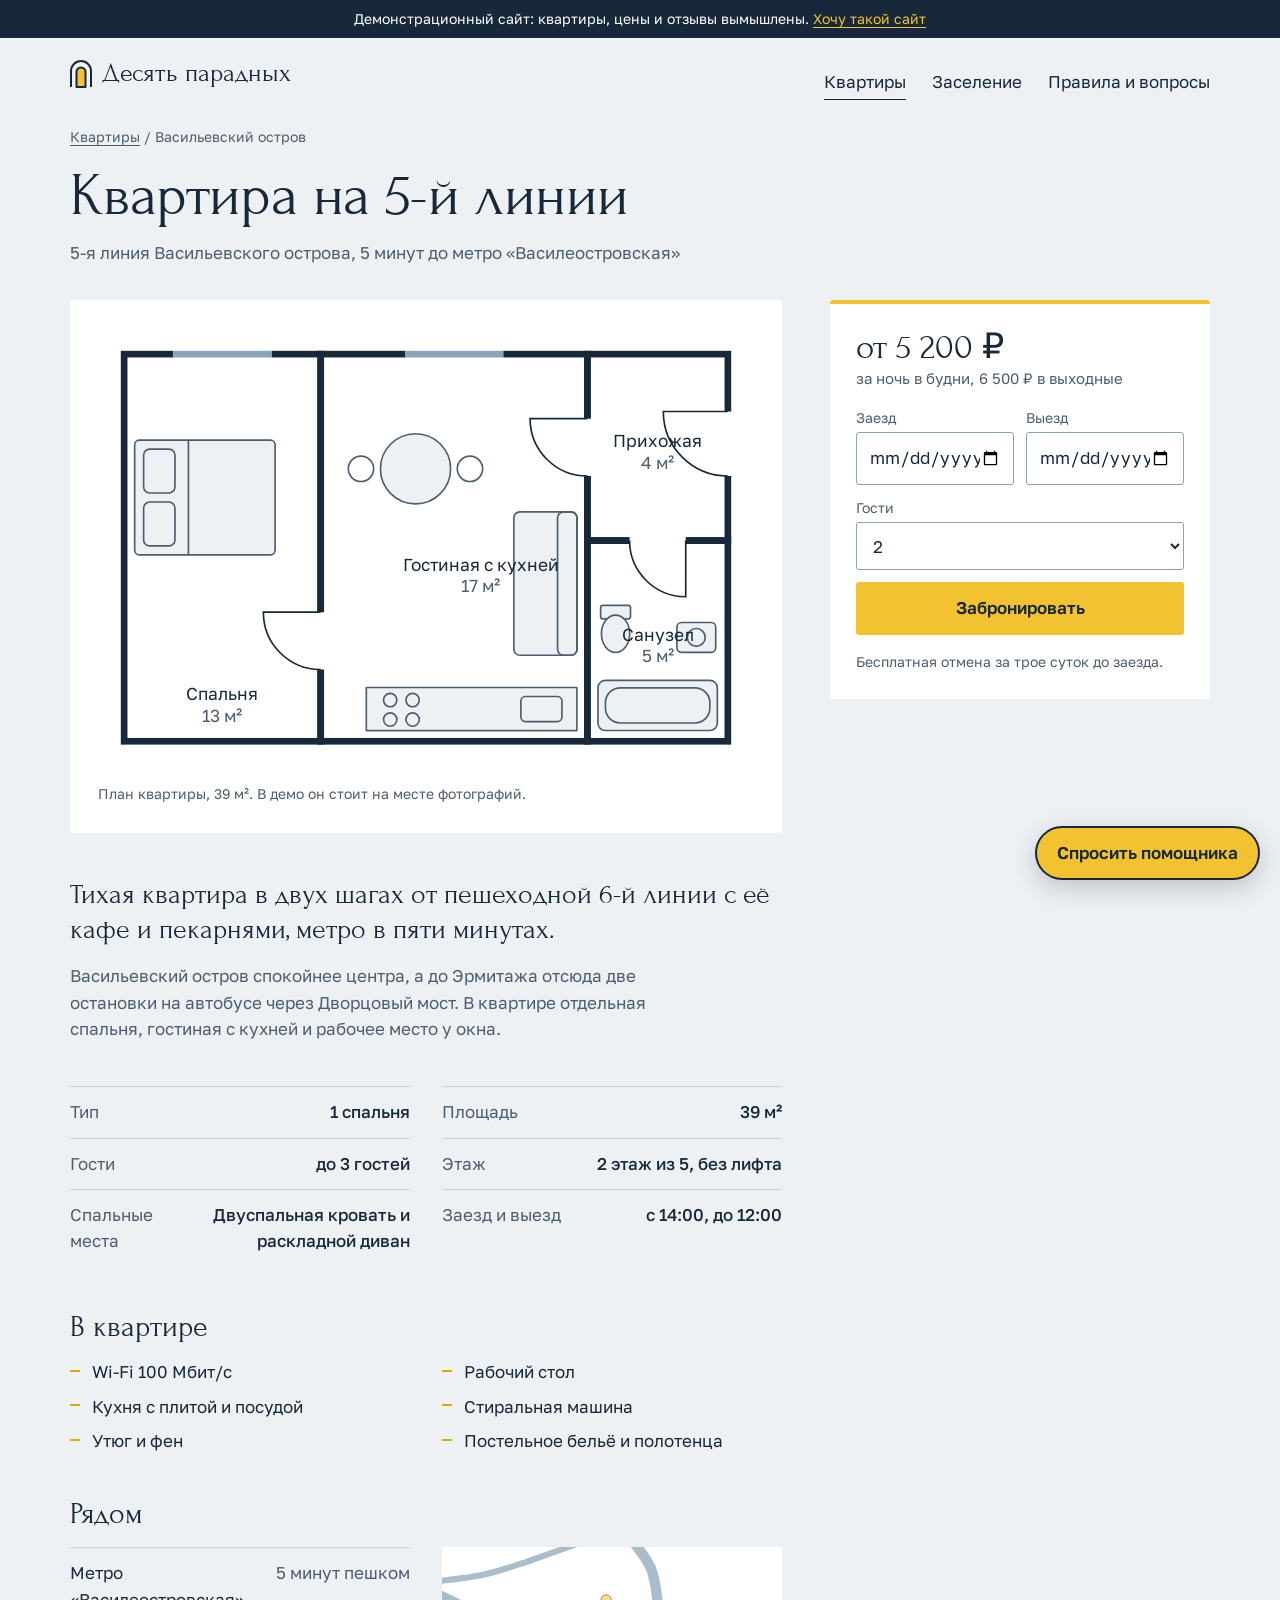
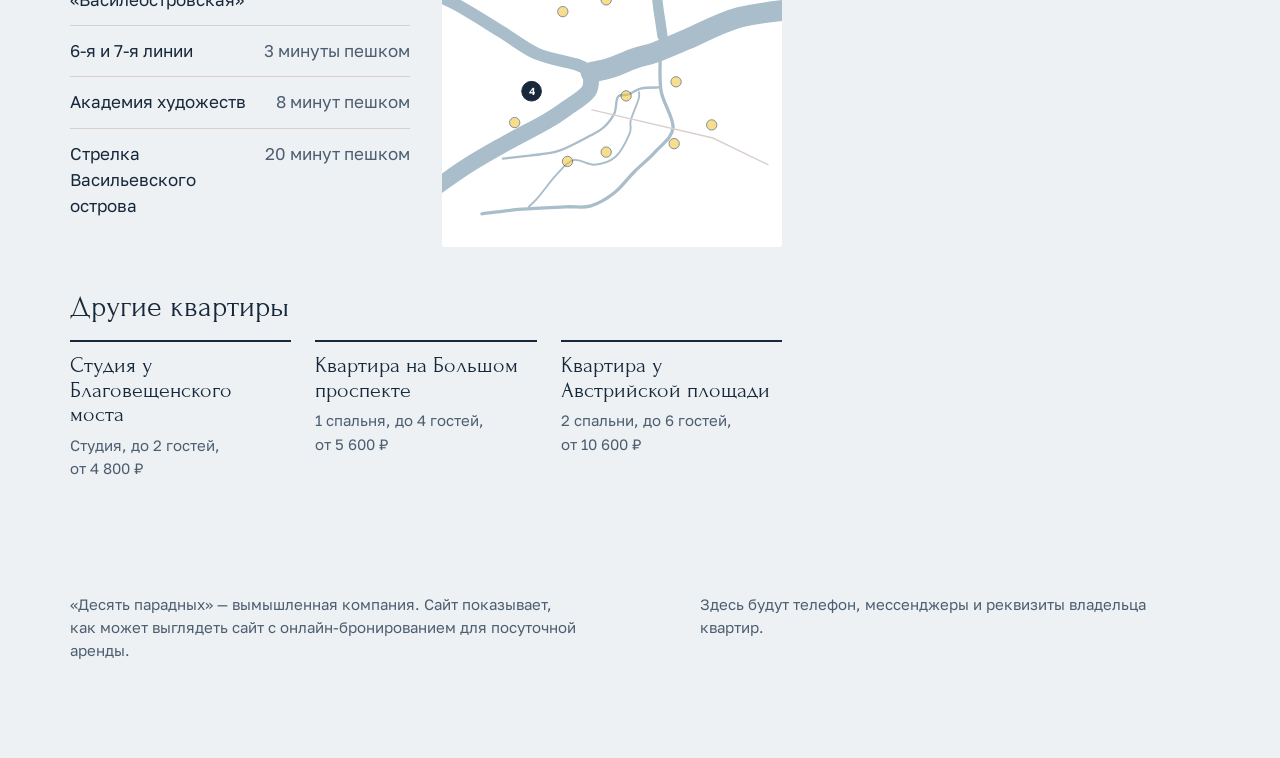
<file: kvartiry/kvartira-na-pyatoy-linii.html>
<!doctype html>
<html lang="ru">
<head>
<meta charset="utf-8">
<meta name="viewport" content="width=device-width, initial-scale=1">
<title>Квартира на 5-й линии посуточно — Десять парадных, Санкт-Петербург</title>
<meta name="description" content="Тихая квартира в двух шагах от пешеходной 6-й линии с её кафе и пекарнями, метро в пяти минутах. 1 спальня, 39 м², до 3 гостей, от 5 200 ₽ за ночь.">
<meta name="robots" content="noindex">
<meta property="og:type" content="website">
<meta property="og:title" content="Квартира на 5-й линии посуточно — Десять парадных, Санкт-Петербург">
<meta property="og:description" content="Тихая квартира в двух шагах от пешеходной 6-й линии с её кафе и пекарнями, метро в пяти минутах. 1 спальня, 39 м², до 3 гостей, от 5 200 ₽ за ночь.">
<meta property="og:locale" content="ru_RU">
<meta name="theme-color" content="#17283a">
<link rel="icon" href="../assets/favicon.svg" type="image/svg+xml">
<link rel="preconnect" href="https://fonts.googleapis.com"><link rel="preconnect" href="https://fonts.gstatic.com" crossorigin><link rel="stylesheet" href="https://fonts.googleapis.com/css2?family=Forum&amp;family=Golos+Text:wght@400;500;600&amp;display=swap">
<link rel="stylesheet" href="../assets/style.css?v=60a13c42">
<script type="application/ld+json">{"@context": "https://schema.org", "@type": "Apartment", "name": "Квартира на 5-й линии", "description": "Тихая квартира в двух шагах от пешеходной 6-й линии с её кафе и пекарнями, метро в пяти минутах.", "floorSize": {"@type": "QuantitativeValue", "value": 39, "unitCode": "MTK"}, "occupancy": {"@type": "QuantitativeValue", "maxValue": 3}, "address": {"@type": "PostalAddress", "addressLocality": "Санкт-Петербург", "streetAddress": "5-я линия Васильевского острова", "addressCountry": "RU"}, "geo": {"@type": "GeoCoordinates", "latitude": 59.9412, "longitude": 30.2832}}</script>
</head>
<body>
<p class="demo-note">Демонстрационный сайт: квартиры, цены и отзывы вымышлены. <a href="../index.html#owners">Хочу такой сайт</a></p>
<header class="wrap site-header">
<a class="brand" href="../index.html"><svg viewBox="0 0 22 28" aria-hidden="true" focusable="false"><path d="M1 27V11a10 10 0 0 1 20 0v16" fill="none" stroke="currentColor" stroke-width="2"/><path d="M6.5 27V12a4.5 4.5 0 0 1 9 0v15z" fill="#f2c230" stroke="currentColor" stroke-width="2" stroke-linejoin="round"/></svg>Десять парадных</a>
<nav class="site-nav" aria-label="Основное меню">
<a href="../index.html#kvartiry" aria-current="page">Квартиры</a>
<a href="../index.html#zaselenie">Заселение</a>
<a href="../pravila.html">Правила и вопросы</a>
</nav>
</header>
<main class="wrap">
<p class="crumbs"><a href="../index.html#kvartiry">Квартиры</a> / Васильевский остров</p>
<div class="flat-head">
<h1>Квартира на 5-й линии</h1>
<p class="flat-where">5-я линия Васильевского острова, 5 минут до метро «Василеостровская»</p>
</div>
<div class="flat-grid">
<div class="flat-main">
<figure class="flat-plan">
<svg viewBox="0 0 491.9 329.5" role="img" aria-label="План квартиры: Квартира на 5-й линии, 39 м²"><rect class="plan-floor" x="367" y="19.6" width="105.3" height="139.8"/><rect class="plan-floor" x="367" y="159.4" width="105.3" height="150.5"/><rect class="plan-floor" x="167" y="19.6" width="200" height="290.3"/><rect class="plan-floor" x="19.6" y="19.6" width="147.4" height="290.3"/><rect class="plan-soft" x="201.2" y="269.6" width="157.9" height="32.3"/><circle class="plan-item" cx="219.1" cy="279" r="5"/><circle class="plan-item" cx="235.9" cy="279" r="5"/><circle class="plan-item" cx="219.1" cy="293.6" r="5"/><circle class="plan-item" cx="235.9" cy="293.6" r="5"/><rect class="plan-item" x="317.1" y="276.3" width="30.8" height="18.8" rx="3.4"/><rect class="plan-soft" x="311.8" y="137.9" width="47.4" height="107.5" rx="4.5"/><rect class="plan-item" x="344.6" y="137.9" width="14.6" height="107.5" rx="4.5"/><circle class="plan-soft" cx="238.1" cy="105.6" r="26.3"/><circle class="plan-item" cx="197.2" cy="105.6" r="9.5"/><circle class="plan-item" cx="278.9" cy="105.6" r="9.5"/><rect class="plan-soft" x="27.5" y="84.1" width="105.3" height="86" rx="3.4"/><rect class="plan-item" x="34.2" y="90.8" width="23.5" height="32.9" rx="4.5"/><rect class="plan-item" x="34.2" y="130.5" width="23.5" height="32.9" rx="4.5"/><line class="plan-item" x1="67.8" y1="84.1" x2="67.8" y2="170.1"/><rect class="plan-soft" x="374.9" y="264.2" width="89.5" height="37.6" rx="5.6"/><rect class="plan-item" x="380.5" y="269.8" width="78.3" height="26.4" rx="11.2"/><rect class="plan-soft" x="376.9" y="208" width="22.4" height="10.1" rx="1.7"/><ellipse class="plan-soft" cx="388.1" cy="229.3" rx="10.6" ry="14"/><rect class="plan-soft" x="434.1" y="220.8" width="29.1" height="22.4" rx="3.4"/><circle class="plan-item" cx="448.6" cy="232" r="6.7"/><rect class="plan-wall" x="367" y="19.6" width="105.3" height="139.8"/><rect class="plan-wall" x="367" y="159.4" width="105.3" height="150.5"/><rect class="plan-wall" x="167" y="19.6" width="200" height="290.3"/><rect class="plan-wall" x="19.6" y="19.6" width="147.4" height="290.3"/><line class="plan-gap" x1="230.2" y1="19.6" x2="303.9" y2="19.6"/><line class="plan-window" x1="230.2" y1="19.6" x2="303.9" y2="19.6"/><line class="plan-gap" x1="56.4" y1="19.6" x2="130.1" y2="19.6"/><line class="plan-window" x1="56.4" y1="19.6" x2="130.1" y2="19.6"/><line class="plan-gap" x1="472.3" y1="62.6" x2="472.3" y2="111"/><path class="plan-door" d="M472.3 62.6 L423.9 62.6 A48.4 48.4 0 0 0 472.3 111"/><line class="plan-gap" x1="367" y1="68" x2="367" y2="111"/><path class="plan-door" d="M367 68 L324 68 A43 43 0 0 0 367 111"/><line class="plan-gap" x1="398.6" y1="159.4" x2="440.7" y2="159.4"/><path class="plan-door" d="M440.7 159.4 L440.7 201.5 A42.1 42.1 0 0 1 398.6 159.4"/><line class="plan-gap" x1="167" y1="213.1" x2="167" y2="256.1"/><path class="plan-door" d="M167 213.1 L124 213.1 A43 43 0 0 0 167 256.1"/><text class="plan-label" x="419.7" y="89.5">Прихожая</text><text class="plan-label plan-label-area" x="419.7" y="105.5">4 м²</text><text class="plan-label" x="419.7" y="234.6">Санузел</text><text class="plan-label plan-label-area" x="419.7" y="250.6">5 м²</text><text class="plan-label" x="287" y="182.2">Гостиная с кухней</text><text class="plan-label plan-label-area" x="287" y="198.2">17 м²</text><text class="plan-label" x="93.3" y="279.1">Спальня</text><text class="plan-label plan-label-area" x="93.3" y="295.1">13 м²</text></svg>
<figcaption>План квартиры, 39 м². В демо он стоит на месте фотографий.</figcaption>
</figure>
<div>
<p class="flat-lead">Тихая квартира в двух шагах от пешеходной 6-й линии с её кафе и пекарнями, метро в пяти минутах.</p>
<p class="flat-text">Васильевский остров спокойнее центра, а до Эрмитажа отсюда две остановки на автобусе через Дворцовый мост. В квартире отдельная спальня, гостиная с кухней и рабочее место у окна.</p>
</div>
<dl class="facts">
<div><dt>Тип</dt><dd>1 спальня</dd></div>
<div><dt>Площадь</dt><dd>39 м²</dd></div>
<div><dt>Гости</dt><dd>до 3 гостей</dd></div>
<div><dt>Этаж</dt><dd>2 этаж из 5, без лифта</dd></div>
<div><dt>Спальные места</dt><dd>Двуспальная кровать и раскладной диван</dd></div>
<div><dt>Заезд и выезд</dt><dd>с 14:00, до 12:00</dd></div>
</dl>
<section aria-labelledby="h-in">
<h2 id="h-in">В квартире</h2>
<ul class="ticks"><li>Wi-Fi 100 Мбит/с</li><li>Рабочий стол</li><li>Кухня с плитой и посудой</li><li>Стиральная машина</li><li>Утюг и фен</li><li>Постельное бельё и полотенца</li></ul>
</section>
<section aria-labelledby="h-near">
<h2 id="h-near">Рядом</h2>
<div class="nearby">
<ul><li><span>Метро «Василеостровская»</span><span>5 минут пешком</span></li><li><span>6-я и 7-я линии</span><span>3 минуты пешком</span></li><li><span>Академия художеств</span><span>8 минут пешком</span></li><li><span>Стрелка Васильевского острова</span><span>20 минут пешком</span></li></ul>
<svg class="map map-mini" viewBox="0 0 725 639" role="group" aria-label="Схема центра Санкт-Петербурга с квартирами"><path class="map-water" stroke-width="44" d="M775.2 129.8 C751.8 133.1 677.2 138.6 635.1 149.8 C593.0 160.9 552.6 184.2 522.6 196.7 C492.6 209.2 473.8 217.8 455.1 224.6 C436.3 231.5 425.9 232.1 410.1 237.6 C394.2 243.1 375.5 252.6 360.1 257.6 C344.7 262.6 324.7 265.9 317.6 267.6"/><path class="map-water" stroke-width="34" d="M317.6 267.6 C316.7 274.2 321.3 294.7 312.6 307.5 C303.8 320.3 280.1 333.6 265.1 344.4 C250.1 355.3 244.2 359.9 222.5 372.4 C200.9 384.9 163.8 403.2 135.0 419.3 C106.3 435.5 80.9 449.3 50.0 469.2 C19.2 489.2 -33.3 527.5 -50.0 539.1"/><path class="map-water" stroke-width="26" d="M317.6 267.6 C313.0 264.9 309.2 258.3 290.1 251.6 C270.9 244.9 230.0 239.6 202.5 227.6 C175.0 215.7 154.6 197.7 125.0 179.7 C95.4 161.7 56.7 136.4 25.0 119.8 C-6.7 103.2 -50.0 86.5 -65.0 79.9"/><path class="map-water" stroke-width="22" d="M470.1 189.7 C468.8 181.4 466.8 163.9 462.6 139.8 C458.4 115.6 458.0 74.9 445.1 44.9 C432.2 15.0 395.1 -25.8 385.1 -39.9"/><path class="map-water" stroke-width="13" d="M385.1 -39.9 C366.7 -33.6 308.4 -13.6 275.1 -2.0 C241.7 9.7 216.7 19.6 185.0 30.0 C153.4 40.3 120.0 52.4 85.0 59.9 C50.0 67.4 -6.7 72.4 -25.0 74.9"/><path class="map-water" stroke-width="7" d="M465.1 241.6 C465.5 252.9 463.0 285.4 467.6 309.5 C472.2 333.6 494.7 365.2 492.6 386.4 C490.5 407.5 468.8 420.8 455.1 436.3 C441.3 451.8 424.7 464.6 410.1 479.2 C395.5 493.9 383.0 512.0 367.6 524.2 C352.2 536.3 335.1 547.1 317.6 552.1 C300.1 557.1 287.1 552.9 262.6 554.1 C238.0 555.3 199.6 556.6 170.0 559.1 C140.4 561.6 99.2 567.4 85.0 569.1"/><path class="map-water" stroke-width="5" d="M465.1 299.5 C458.4 299.9 436.3 299.0 425.1 301.5 C413.8 304.0 405.9 311.5 397.6 314.5 C389.2 317.5 380.1 312.8 375.1 319.5 C370.1 326.1 372.6 343.6 367.6 354.4 C362.6 365.2 353.4 376.6 345.1 384.4 C336.7 392.2 333.4 393.0 317.6 401.4 C301.7 409.7 271.3 427.1 250.1 434.3 C228.8 441.5 210.0 441.5 190.0 444.3 C170.0 447.1 140.0 450.1 130.0 451.3"/><path class="map-water" stroke-width="4" d="M420.1 309.5 C419.9 312.0 422.0 314.5 419.1 324.5 C416.2 334.5 405.8 357.3 402.6 369.4 C399.4 381.6 405.5 384.4 400.1 397.4 C394.7 410.3 382.6 436.1 370.1 447.3 C357.6 458.4 340.1 463.1 325.1 464.3 C310.1 465.4 293.4 450.9 280.1 454.3 C266.7 457.6 257.6 470.9 245.1 484.2 C232.5 497.5 215.0 522.5 205.0 534.1 C195.0 545.8 188.4 550.8 185.0 554.1"/><path class="map-street" d="M320.1 347.4 L577.6 407.3 L695.1 464.3"/><text class="map-label map-label-water" x="575.1" y="186.7" text-anchor="middle" transform="rotate(-16 575.1 186.7)" aria-hidden="true">Нева</text><text class="map-label" x="12.5" y="241.6" text-anchor="start" aria-hidden="true">Васильевский остров</text><text class="map-label" x="320.1" y="54.9" text-anchor="middle" aria-hidden="true">Петроградская сторона</text><text class="map-label" x="417.6" y="389.4" text-anchor="middle" transform="rotate(13 417.6 389.4)" aria-hidden="true">Невский</text><text class="map-label" x="175.0" y="511.2" text-anchor="middle" aria-hidden="true">Коломна</text><a class="map-pin is-dim" href="../kvartiry/studiya-na-rubinshteyna.html" aria-label="Студия на Рубинштейна"><circle cx="495.1" cy="419.3" r="16"/><text x="495.1" y="419.3">1</text></a><a class="map-pin is-dim" href="../kvartiry/kvartira-na-moyke.html" aria-label="Квартира на Мойке"><circle cx="392.6" cy="317.5" r="16"/><text x="392.6" y="317.5">2</text></a><a class="map-pin is-dim" href="../kvartiry/kvartira-u-letnego-sada.html" aria-label="Квартира у Летнего сада"><circle cx="499.1" cy="287.5" r="16"/><text x="499.1" y="287.5">3</text></a><a class="map-pin is-dim" href="../kvartiry/studiya-u-blagoveshchenskogo-mosta.html" aria-label="Студия у Благовещенского моста"><circle cx="155.0" cy="374.4" r="16"/><text x="155.0" y="374.4">5</text></a><a class="map-pin is-dim" href="../kvartiry/kvartira-na-bolshom-prospekte.html" aria-label="Квартира на Большом проспекте"><circle cx="257.6" cy="137.8" r="16"/><text x="257.6" y="137.8">6</text></a><a class="map-pin is-dim" href="../kvartiry/kvartira-u-avstriyskoy-ploshchadi.html" aria-label="Квартира у Австрийской площади"><circle cx="350.1" cy="112.8" r="16"/><text x="350.1" y="112.8">7</text></a><a class="map-pin is-dim" href="../kvartiry/kvartira-u-mariinskogo.html" aria-label="Квартира у Мариинского театра"><circle cx="267.6" cy="457.3" r="16"/><text x="267.6" y="457.3">8</text></a><a class="map-pin is-dim" href="../kvartiry/studiya-u-sennoy.html" aria-label="Студия у Сенной площади"><circle cx="350.1" cy="437.3" r="16"/><text x="350.1" y="437.3">9</text></a><a class="map-pin is-dim" href="../kvartiry/kvartira-u-moskovskogo-vokzala.html" aria-label="Квартира у Московского вокзала"><circle cx="575.1" cy="379.4" r="16"/><text x="575.1" y="379.4">10</text></a><g class="map-pin is-active" aria-hidden="true"><circle cx="191.0" cy="307.5" r="16"/><text x="191.0" y="307.5">4</text></g></svg>
</div>
</section>
<section aria-labelledby="h-others">
<h2 id="h-others">Другие квартиры</h2>
<ul class="others"><li><a href="studiya-u-blagoveshchenskogo-mosta.html"><strong>Студия у Благовещенского моста</strong><span>Студия, до 2 гостей, от 4 800 ₽</span></a></li><li><a href="kvartira-na-bolshom-prospekte.html"><strong>Квартира на Большом проспекте</strong><span>1 спальня, до 4 гостей, от 5 600 ₽</span></a></li><li><a href="kvartira-u-avstriyskoy-ploshchadi.html"><strong>Квартира у Австрийской площади</strong><span>2 спальни, до 6 гостей, от 10 600 ₽</span></a></li></ul>
</section>
</div>
<aside class="booking" aria-label="Бронирование">
<p class="booking-price">от 5 200 ₽<small>за ночь в будни, 6 500 ₽ в выходные</small></p>
<form class="booking-form" id="bron" data-booking data-name="Квартира на 5-й линии" data-price="5200" data-weekend="6500" data-min="1" data-deposit="3000" novalidate>
<div class="field"><label for="b-in">Заезд</label><input id="b-in" name="in" type="date" required></div>
<div class="field"><label for="b-out">Выезд</label><input id="b-out" name="out" type="date" required></div>
<div class="field field-wide"><label for="b-g">Гости</label><select id="b-g" name="g"><option value="1">1</option><option value="2" selected>2</option><option value="3">3</option></select></div>
<p class="form-error" data-error role="alert"></p>
<button class="button" type="submit">Забронировать</button>
</form>
<div class="booking-total" data-total hidden aria-live="polite"></div>
<p class="booking-note">Бесплатная отмена за трое суток до заезда.</p>
</aside>
</div>
</main>
<dialog data-dialog aria-labelledby="h-dialog">
<h2 id="h-dialog">Здесь откроется оплата</h2>
<p class="dialog-summary" data-dialog-summary></p>
<p>Это демонстрационный сайт, поэтому бронь не создаётся и данные никуда не отправляются.</p>
<p>На рабочем сайте на этом шаге открывается модуль бронирования: гость вводит контакты, вносит предоплату и получает подтверждение на почту.</p>
<form method="dialog"><button class="button" type="submit">Понятно</button></form>
</dialog>
<footer class="site-footer">
<div class="wrap footer-grid">
<p>«Десять парадных» — вымышленная компания. Сайт показывает, как может выглядеть сайт с онлайн-бронированием для посуточной аренды.</p>
<p>Здесь будут телефон, мессенджеры и реквизиты владельца квартир.</p>
</div>
</footer>
<nav class="bottom-bar" aria-label="Быстрые действия">
<a href="../index.html#kvartiry"><svg viewBox="0 0 24 24" aria-hidden="true"><path d="M3 11l9-7 9 7M5 10v10h14V10"/></svg>Квартиры</a>
<a class="bottom-bar-main" href="#bron"><svg viewBox="0 0 24 24" aria-hidden="true"><rect x="4" y="5" width="16" height="15" rx="2"/><path d="M4 10h16M9 3v4M15 3v4"/></svg>Даты</a>
<button type="button" data-chat-open><svg viewBox="0 0 24 24" aria-hidden="true"><path d="M4 20l1.5-4A8 8 0 1 1 9 19.5z"/></svg>Помощник</button>
</nav>
<script src="../assets/app.js?v=4893074e" defer></script>
<script src="../assets/chat.js?v=47f92ba4" defer data-root="../" data-data="assets/flats.json?v=7e2017c2" data-flat="kvartira-na-pyatoy-linii"></script>
</body>
</html>
</file>
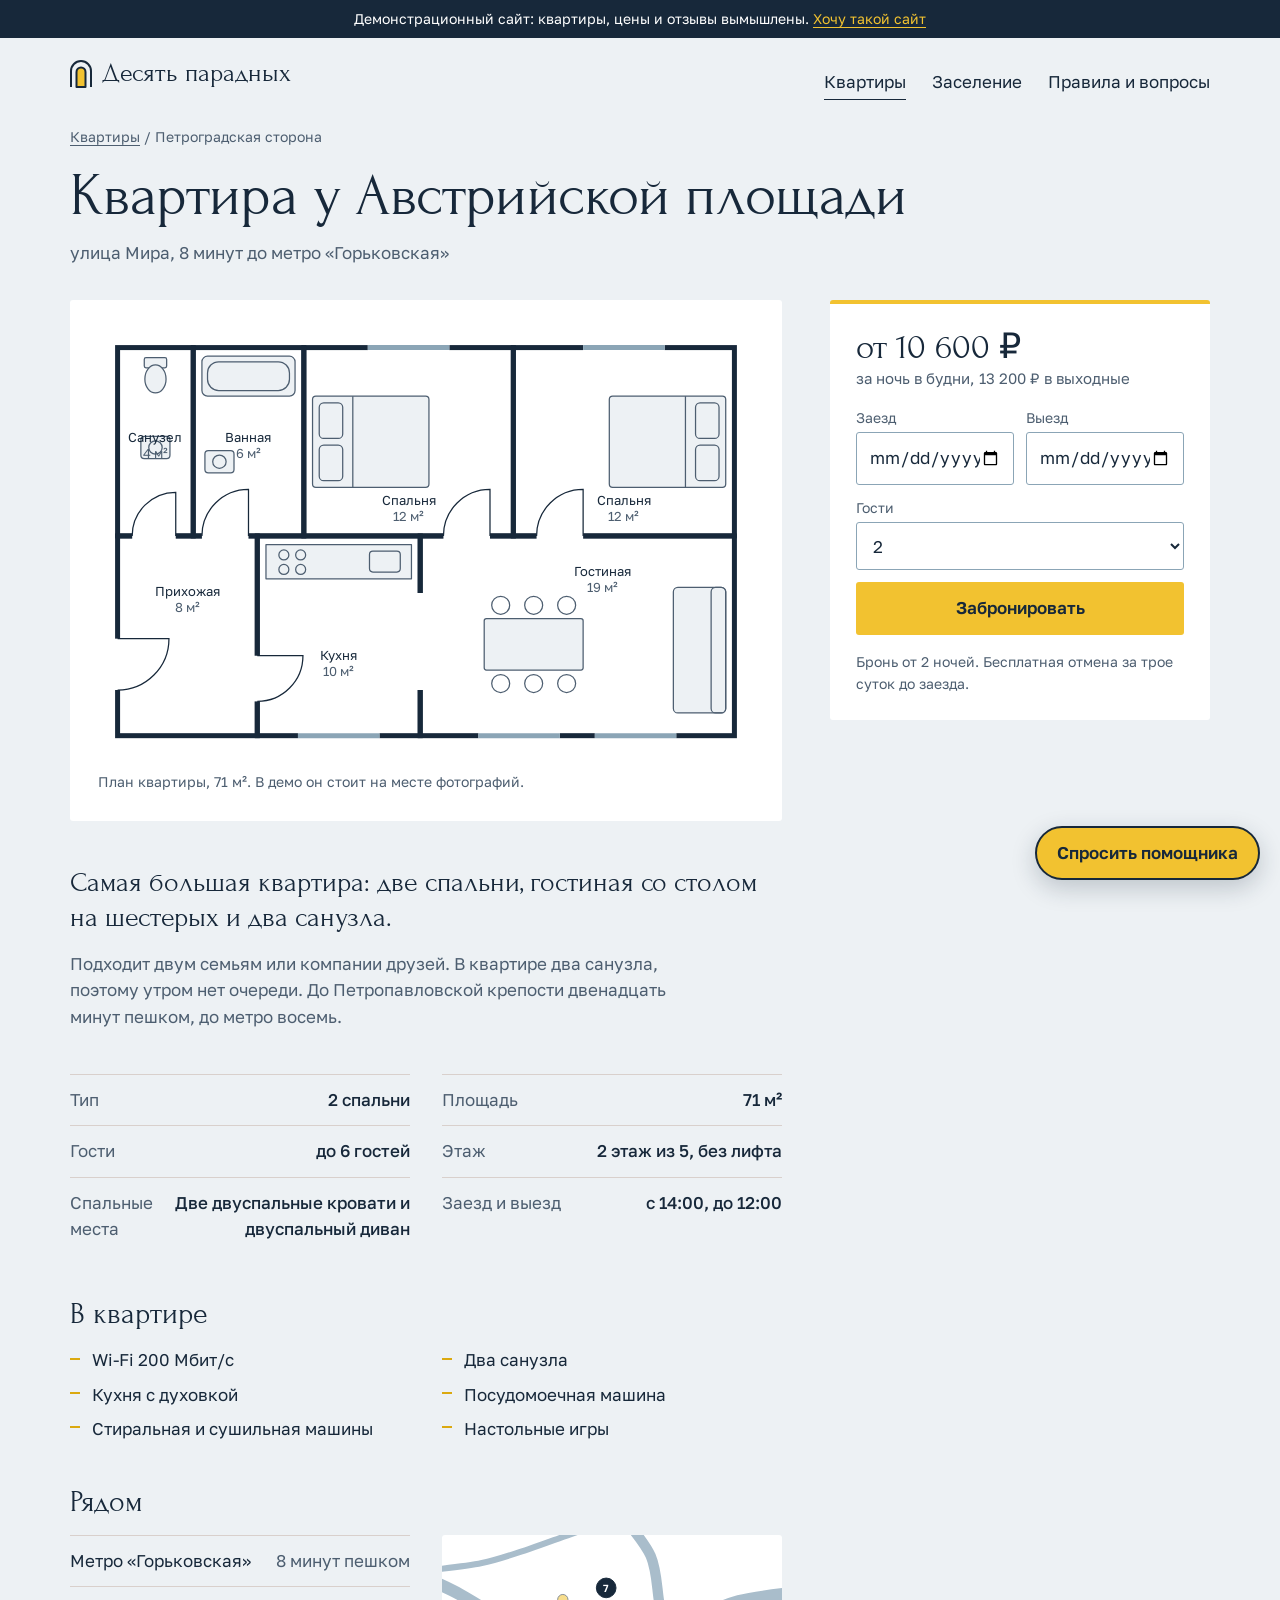
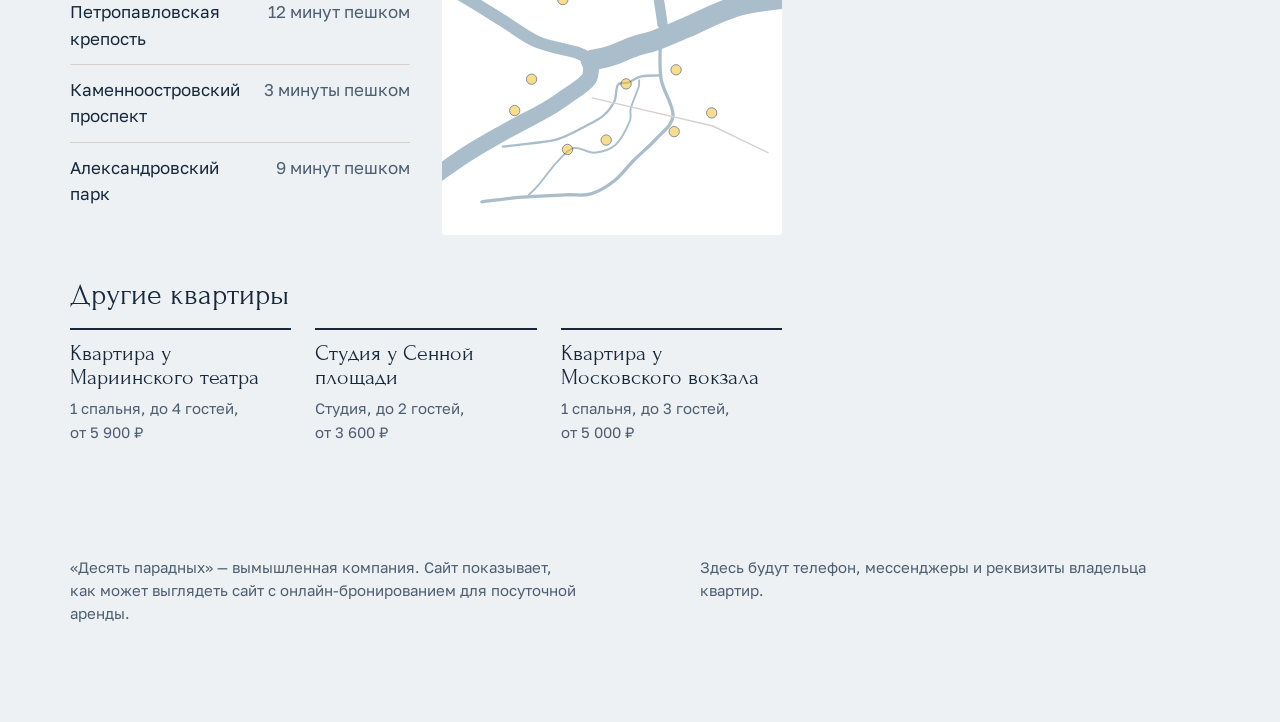
<file: kvartiry/kvartira-u-avstriyskoy-ploshchadi.html>
<!doctype html>
<html lang="ru">
<head>
<meta charset="utf-8">
<meta name="viewport" content="width=device-width, initial-scale=1">
<title>Квартира у Австрийской площади посуточно — Десять парадных, Санкт-Петербург</title>
<meta name="description" content="Самая большая квартира: две спальни, гостиная со столом на шестерых и два санузла. 2 спальни, 71 м², до 6 гостей, от 10 600 ₽ за ночь.">
<meta name="robots" content="noindex">
<meta property="og:type" content="website">
<meta property="og:title" content="Квартира у Австрийской площади посуточно — Десять парадных, Санкт-Петербург">
<meta property="og:description" content="Самая большая квартира: две спальни, гостиная со столом на шестерых и два санузла. 2 спальни, 71 м², до 6 гостей, от 10 600 ₽ за ночь.">
<meta property="og:locale" content="ru_RU">
<meta name="theme-color" content="#17283a">
<link rel="icon" href="../assets/favicon.svg" type="image/svg+xml">
<link rel="preconnect" href="https://fonts.googleapis.com"><link rel="preconnect" href="https://fonts.gstatic.com" crossorigin><link rel="stylesheet" href="https://fonts.googleapis.com/css2?family=Forum&amp;family=Golos+Text:wght@400;500;600&amp;display=swap">
<link rel="stylesheet" href="../assets/style.css?v=60a13c42">
<script type="application/ld+json">{"@context": "https://schema.org", "@type": "Apartment", "name": "Квартира у Австрийской площади", "description": "Самая большая квартира: две спальни, гостиная со столом на шестерых и два санузла.", "floorSize": {"@type": "QuantitativeValue", "value": 71, "unitCode": "MTK"}, "occupancy": {"@type": "QuantitativeValue", "maxValue": 6}, "address": {"@type": "PostalAddress", "addressLocality": "Санкт-Петербург", "streetAddress": "улица Мира", "addressCountry": "RU"}, "geo": {"@type": "GeoCoordinates", "latitude": 59.9607, "longitude": 30.315}}</script>
</head>
<body>
<p class="demo-note">Демонстрационный сайт: квартиры, цены и отзывы вымышлены. <a href="../index.html#owners">Хочу такой сайт</a></p>
<header class="wrap site-header">
<a class="brand" href="../index.html"><svg viewBox="0 0 22 28" aria-hidden="true" focusable="false"><path d="M1 27V11a10 10 0 0 1 20 0v16" fill="none" stroke="currentColor" stroke-width="2"/><path d="M6.5 27V12a4.5 4.5 0 0 1 9 0v15z" fill="#f2c230" stroke="currentColor" stroke-width="2" stroke-linejoin="round"/></svg>Десять парадных</a>
<nav class="site-nav" aria-label="Основное меню">
<a href="../index.html#kvartiry" aria-current="page">Квартиры</a>
<a href="../index.html#zaselenie">Заселение</a>
<a href="../pravila.html">Правила и вопросы</a>
</nav>
</header>
<main class="wrap">
<p class="crumbs"><a href="../index.html#kvartiry">Квартиры</a> / Петроградская сторона</p>
<div class="flat-head">
<h1>Квартира у Австрийской площади</h1>
<p class="flat-where">улица Мира, 8 минут до метро «Горьковская»</p>
</div>
<div class="flat-grid">
<div class="flat-main">
<figure class="flat-plan">
<svg viewBox="0 0 656.5 427.6" role="img" aria-label="План квартиры: Квартира у Австрийской площади, 71 м²"><rect class="plan-floor" x="415.6" y="19.6" width="221.3" height="188.5"/><rect class="plan-floor" x="206" y="19.6" width="209.7" height="188.5"/><rect class="plan-floor" x="95.3" y="19.6" width="110.7" height="188.5"/><rect class="plan-floor" x="19.6" y="19.6" width="75.7" height="188.5"/><rect class="plan-floor" x="322.4" y="208.1" width="314.5" height="199.9"/><rect class="plan-floor" x="159.4" y="208.1" width="163.1" height="199.9"/><rect class="plan-floor" x="19.6" y="208.1" width="139.8" height="199.9"/><rect class="plan-soft" x="511.7" y="68.2" width="116.5" height="91.4" rx="3.4"/><rect class="plan-item" x="598" y="74.9" width="23.5" height="35.6" rx="4.5"/><rect class="plan-item" x="598" y="117.2" width="23.5" height="35.6" rx="4.5"/><line class="plan-item" x1="587.9" y1="68.2" x2="587.9" y2="159.5"/><rect class="plan-soft" x="214.7" y="68.2" width="116.5" height="91.4" rx="3.4"/><rect class="plan-item" x="221.4" y="74.9" width="23.5" height="35.6" rx="4.5"/><rect class="plan-item" x="221.4" y="117.2" width="23.5" height="35.6" rx="4.5"/><line class="plan-item" x1="255" y1="68.2" x2="255" y2="159.5"/><rect class="plan-soft" x="575.8" y="259.5" width="52.4" height="125.7" rx="4.5"/><rect class="plan-item" x="613.6" y="259.5" width="14.6" height="125.7" rx="4.5"/><rect class="plan-soft" x="386.5" y="290.9" width="99" height="51.4" rx="2.2"/><circle class="plan-item" cx="403" cy="277.5" r="9"/><circle class="plan-item" cx="403" cy="355.8" r="9"/><circle class="plan-item" cx="436" cy="277.5" r="9"/><circle class="plan-item" cx="436" cy="355.8" r="9"/><circle class="plan-item" cx="469" cy="277.5" r="9"/><circle class="plan-item" cx="469" cy="355.8" r="9"/><rect class="plan-soft" x="168.1" y="216.7" width="145.6" height="34.3"/><circle class="plan-item" cx="186" cy="227.1" r="5"/><circle class="plan-item" cx="202.8" cy="227.1" r="5"/><circle class="plan-item" cx="186" cy="241.6" r="5"/><circle class="plan-item" cx="202.8" cy="241.6" r="5"/><rect class="plan-item" x="271.7" y="223.4" width="30.8" height="20.8" rx="3.4"/><rect class="plan-soft" x="104" y="28.2" width="93.2" height="40" rx="5.6"/><rect class="plan-item" x="109.6" y="33.8" width="82" height="28.8" rx="11.2"/><rect class="plan-soft" x="107" y="122.6" width="29.1" height="22.4" rx="3.4"/><circle class="plan-item" cx="121.5" cy="133.8" r="6.7"/><rect class="plan-soft" x="46.3" y="29.7" width="22.4" height="10.1" rx="1.7"/><ellipse class="plan-soft" cx="57.5" cy="51" rx="10.6" ry="14"/><rect class="plan-soft" x="42.9" y="108.4" width="29.1" height="22.4" rx="3.4"/><circle class="plan-item" cx="57.5" cy="119.6" r="6.7"/><rect class="plan-wall" x="415.6" y="19.6" width="221.3" height="188.5"/><rect class="plan-wall" x="206" y="19.6" width="209.7" height="188.5"/><rect class="plan-wall" x="95.3" y="19.6" width="110.7" height="188.5"/><rect class="plan-wall" x="19.6" y="19.6" width="75.7" height="188.5"/><rect class="plan-wall" x="322.4" y="208.1" width="314.5" height="199.9"/><rect class="plan-wall" x="159.4" y="208.1" width="163.1" height="199.9"/><rect class="plan-wall" x="19.6" y="208.1" width="139.8" height="199.9"/><line class="plan-gap" x1="485.5" y1="19.6" x2="567.1" y2="19.6"/><line class="plan-window" x1="485.5" y1="19.6" x2="567.1" y2="19.6"/><line class="plan-gap" x1="270" y1="19.6" x2="351.6" y2="19.6"/><line class="plan-window" x1="270" y1="19.6" x2="351.6" y2="19.6"/><line class="plan-gap" x1="497.2" y1="408" x2="578.7" y2="408"/><line class="plan-window" x1="497.2" y1="408" x2="578.7" y2="408"/><line class="plan-gap" x1="380.7" y1="408" x2="462.2" y2="408"/><line class="plan-window" x1="380.7" y1="408" x2="462.2" y2="408"/><line class="plan-gap" x1="200.1" y1="408" x2="281.7" y2="408"/><line class="plan-window" x1="200.1" y1="408" x2="281.7" y2="408"/><line class="plan-gap" x1="19.6" y1="310.9" x2="19.6" y2="362.3"/><path class="plan-door" d="M19.6 310.9 L71 310.9 A51.4 51.4 0 0 1 19.6 362.3"/><line class="plan-gap" x1="438.9" y1="208.1" x2="485.5" y2="208.1"/><path class="plan-door" d="M485.5 208.1 L485.5 161.5 A46.6 46.6 0 0 0 438.9 208.1"/><line class="plan-gap" x1="345.7" y1="208.1" x2="392.3" y2="208.1"/><path class="plan-door" d="M392.3 208.1 L392.3 161.5 A46.6 46.6 0 0 0 345.7 208.1"/><line class="plan-gap" x1="104" y1="208.1" x2="150.6" y2="208.1"/><path class="plan-door" d="M150.6 208.1 L150.6 161.5 A46.6 46.6 0 0 0 104 208.1"/><line class="plan-gap" x1="34.2" y1="208.1" x2="77.8" y2="208.1"/><path class="plan-door" d="M77.8 208.1 L77.8 164.4 A43.7 43.7 0 0 0 34.2 208.1"/><line class="plan-gap" x1="159.4" y1="328" x2="159.4" y2="373.7"/><path class="plan-door" d="M159.4 328 L205.1 328 A45.7 45.7 0 0 1 159.4 373.7"/><line class="plan-gap" x1="322.4" y1="265.2" x2="322.4" y2="362.3"/><text class="plan-label" x="526.3" y="177.3">Спальня</text><text class="plan-label plan-label-area" x="526.3" y="193.3">12 м²</text><text class="plan-label" x="310.8" y="177.3">Спальня</text><text class="plan-label plan-label-area" x="310.8" y="193.3">12 м²</text><text class="plan-label" x="150.6" y="113.8">Ванная</text><text class="plan-label plan-label-area" x="150.6" y="129.8">6 м²</text><text class="plan-label" x="57.5" y="113.8">Санузел</text><text class="plan-label plan-label-area" x="57.5" y="129.8">4 м²</text><text class="plan-label" x="504.9" y="248.1">Гостиная</text><text class="plan-label plan-label-area" x="504.9" y="264.1">19 м²</text><text class="plan-label" x="240.9" y="332">Кухня</text><text class="plan-label plan-label-area" x="240.9" y="348">10 м²</text><text class="plan-label" x="89.5" y="268.1">Прихожая</text><text class="plan-label plan-label-area" x="89.5" y="284.1">8 м²</text></svg>
<figcaption>План квартиры, 71 м². В демо он стоит на месте фотографий.</figcaption>
</figure>
<div>
<p class="flat-lead">Самая большая квартира: две спальни, гостиная со столом на шестерых и два санузла.</p>
<p class="flat-text">Подходит двум семьям или компании друзей. В квартире два санузла, поэтому утром нет очереди. До Петропавловской крепости двенадцать минут пешком, до метро восемь.</p>
</div>
<dl class="facts">
<div><dt>Тип</dt><dd>2 спальни</dd></div>
<div><dt>Площадь</dt><dd>71 м²</dd></div>
<div><dt>Гости</dt><dd>до 6 гостей</dd></div>
<div><dt>Этаж</dt><dd>2 этаж из 5, без лифта</dd></div>
<div><dt>Спальные места</dt><dd>Две двуспальные кровати и двуспальный диван</dd></div>
<div><dt>Заезд и выезд</dt><dd>с 14:00, до 12:00</dd></div>
</dl>
<section aria-labelledby="h-in">
<h2 id="h-in">В квартире</h2>
<ul class="ticks"><li>Wi-Fi 200 Мбит/с</li><li>Два санузла</li><li>Кухня с духовкой</li><li>Посудомоечная машина</li><li>Стиральная и сушильная машины</li><li>Настольные игры</li></ul>
</section>
<section aria-labelledby="h-near">
<h2 id="h-near">Рядом</h2>
<div class="nearby">
<ul><li><span>Метро «Горьковская»</span><span>8 минут пешком</span></li><li><span>Петропавловская крепость</span><span>12 минут пешком</span></li><li><span>Каменноостровский проспект</span><span>3 минуты пешком</span></li><li><span>Александровский парк</span><span>9 минут пешком</span></li></ul>
<svg class="map map-mini" viewBox="0 0 725 639" role="group" aria-label="Схема центра Санкт-Петербурга с квартирами"><path class="map-water" stroke-width="44" d="M775.2 129.8 C751.8 133.1 677.2 138.6 635.1 149.8 C593.0 160.9 552.6 184.2 522.6 196.7 C492.6 209.2 473.8 217.8 455.1 224.6 C436.3 231.5 425.9 232.1 410.1 237.6 C394.2 243.1 375.5 252.6 360.1 257.6 C344.7 262.6 324.7 265.9 317.6 267.6"/><path class="map-water" stroke-width="34" d="M317.6 267.6 C316.7 274.2 321.3 294.7 312.6 307.5 C303.8 320.3 280.1 333.6 265.1 344.4 C250.1 355.3 244.2 359.9 222.5 372.4 C200.9 384.9 163.8 403.2 135.0 419.3 C106.3 435.5 80.9 449.3 50.0 469.2 C19.2 489.2 -33.3 527.5 -50.0 539.1"/><path class="map-water" stroke-width="26" d="M317.6 267.6 C313.0 264.9 309.2 258.3 290.1 251.6 C270.9 244.9 230.0 239.6 202.5 227.6 C175.0 215.7 154.6 197.7 125.0 179.7 C95.4 161.7 56.7 136.4 25.0 119.8 C-6.7 103.2 -50.0 86.5 -65.0 79.9"/><path class="map-water" stroke-width="22" d="M470.1 189.7 C468.8 181.4 466.8 163.9 462.6 139.8 C458.4 115.6 458.0 74.9 445.1 44.9 C432.2 15.0 395.1 -25.8 385.1 -39.9"/><path class="map-water" stroke-width="13" d="M385.1 -39.9 C366.7 -33.6 308.4 -13.6 275.1 -2.0 C241.7 9.7 216.7 19.6 185.0 30.0 C153.4 40.3 120.0 52.4 85.0 59.9 C50.0 67.4 -6.7 72.4 -25.0 74.9"/><path class="map-water" stroke-width="7" d="M465.1 241.6 C465.5 252.9 463.0 285.4 467.6 309.5 C472.2 333.6 494.7 365.2 492.6 386.4 C490.5 407.5 468.8 420.8 455.1 436.3 C441.3 451.8 424.7 464.6 410.1 479.2 C395.5 493.9 383.0 512.0 367.6 524.2 C352.2 536.3 335.1 547.1 317.6 552.1 C300.1 557.1 287.1 552.9 262.6 554.1 C238.0 555.3 199.6 556.6 170.0 559.1 C140.4 561.6 99.2 567.4 85.0 569.1"/><path class="map-water" stroke-width="5" d="M465.1 299.5 C458.4 299.9 436.3 299.0 425.1 301.5 C413.8 304.0 405.9 311.5 397.6 314.5 C389.2 317.5 380.1 312.8 375.1 319.5 C370.1 326.1 372.6 343.6 367.6 354.4 C362.6 365.2 353.4 376.6 345.1 384.4 C336.7 392.2 333.4 393.0 317.6 401.4 C301.7 409.7 271.3 427.1 250.1 434.3 C228.8 441.5 210.0 441.5 190.0 444.3 C170.0 447.1 140.0 450.1 130.0 451.3"/><path class="map-water" stroke-width="4" d="M420.1 309.5 C419.9 312.0 422.0 314.5 419.1 324.5 C416.2 334.5 405.8 357.3 402.6 369.4 C399.4 381.6 405.5 384.4 400.1 397.4 C394.7 410.3 382.6 436.1 370.1 447.3 C357.6 458.4 340.1 463.1 325.1 464.3 C310.1 465.4 293.4 450.9 280.1 454.3 C266.7 457.6 257.6 470.9 245.1 484.2 C232.5 497.5 215.0 522.5 205.0 534.1 C195.0 545.8 188.4 550.8 185.0 554.1"/><path class="map-street" d="M320.1 347.4 L577.6 407.3 L695.1 464.3"/><text class="map-label map-label-water" x="575.1" y="186.7" text-anchor="middle" transform="rotate(-16 575.1 186.7)" aria-hidden="true">Нева</text><text class="map-label" x="12.5" y="241.6" text-anchor="start" aria-hidden="true">Васильевский остров</text><text class="map-label" x="320.1" y="54.9" text-anchor="middle" aria-hidden="true">Петроградская сторона</text><text class="map-label" x="417.6" y="389.4" text-anchor="middle" transform="rotate(13 417.6 389.4)" aria-hidden="true">Невский</text><text class="map-label" x="175.0" y="511.2" text-anchor="middle" aria-hidden="true">Коломна</text><a class="map-pin is-dim" href="../kvartiry/studiya-na-rubinshteyna.html" aria-label="Студия на Рубинштейна"><circle cx="495.1" cy="419.3" r="16"/><text x="495.1" y="419.3">1</text></a><a class="map-pin is-dim" href="../kvartiry/kvartira-na-moyke.html" aria-label="Квартира на Мойке"><circle cx="392.6" cy="317.5" r="16"/><text x="392.6" y="317.5">2</text></a><a class="map-pin is-dim" href="../kvartiry/kvartira-u-letnego-sada.html" aria-label="Квартира у Летнего сада"><circle cx="499.1" cy="287.5" r="16"/><text x="499.1" y="287.5">3</text></a><a class="map-pin is-dim" href="../kvartiry/kvartira-na-pyatoy-linii.html" aria-label="Квартира на 5-й линии"><circle cx="191.0" cy="307.5" r="16"/><text x="191.0" y="307.5">4</text></a><a class="map-pin is-dim" href="../kvartiry/studiya-u-blagoveshchenskogo-mosta.html" aria-label="Студия у Благовещенского моста"><circle cx="155.0" cy="374.4" r="16"/><text x="155.0" y="374.4">5</text></a><a class="map-pin is-dim" href="../kvartiry/kvartira-na-bolshom-prospekte.html" aria-label="Квартира на Большом проспекте"><circle cx="257.6" cy="137.8" r="16"/><text x="257.6" y="137.8">6</text></a><a class="map-pin is-dim" href="../kvartiry/kvartira-u-mariinskogo.html" aria-label="Квартира у Мариинского театра"><circle cx="267.6" cy="457.3" r="16"/><text x="267.6" y="457.3">8</text></a><a class="map-pin is-dim" href="../kvartiry/studiya-u-sennoy.html" aria-label="Студия у Сенной площади"><circle cx="350.1" cy="437.3" r="16"/><text x="350.1" y="437.3">9</text></a><a class="map-pin is-dim" href="../kvartiry/kvartira-u-moskovskogo-vokzala.html" aria-label="Квартира у Московского вокзала"><circle cx="575.1" cy="379.4" r="16"/><text x="575.1" y="379.4">10</text></a><g class="map-pin is-active" aria-hidden="true"><circle cx="350.1" cy="112.8" r="16"/><text x="350.1" y="112.8">7</text></g></svg>
</div>
</section>
<section aria-labelledby="h-others">
<h2 id="h-others">Другие квартиры</h2>
<ul class="others"><li><a href="kvartira-u-mariinskogo.html"><strong>Квартира у Мариинского театра</strong><span>1 спальня, до 4 гостей, от 5 900 ₽</span></a></li><li><a href="studiya-u-sennoy.html"><strong>Студия у Сенной площади</strong><span>Студия, до 2 гостей, от 3 600 ₽</span></a></li><li><a href="kvartira-u-moskovskogo-vokzala.html"><strong>Квартира у Московского вокзала</strong><span>1 спальня, до 3 гостей, от 5 000 ₽</span></a></li></ul>
</section>
</div>
<aside class="booking" aria-label="Бронирование">
<p class="booking-price">от 10 600 ₽<small>за ночь в будни, 13 200 ₽ в выходные</small></p>
<form class="booking-form" id="bron" data-booking data-name="Квартира у Австрийской площади" data-price="10600" data-weekend="13200" data-min="2" data-deposit="3000" novalidate>
<div class="field"><label for="b-in">Заезд</label><input id="b-in" name="in" type="date" required></div>
<div class="field"><label for="b-out">Выезд</label><input id="b-out" name="out" type="date" required></div>
<div class="field field-wide"><label for="b-g">Гости</label><select id="b-g" name="g"><option value="1">1</option><option value="2" selected>2</option><option value="3">3</option><option value="4">4</option><option value="5">5</option><option value="6">6</option></select></div>
<p class="form-error" data-error role="alert"></p>
<button class="button" type="submit">Забронировать</button>
</form>
<div class="booking-total" data-total hidden aria-live="polite"></div>
<p class="booking-note">Бронь от 2 ночей. Бесплатная отмена за трое суток до заезда.</p>
</aside>
</div>
</main>
<dialog data-dialog aria-labelledby="h-dialog">
<h2 id="h-dialog">Здесь откроется оплата</h2>
<p class="dialog-summary" data-dialog-summary></p>
<p>Это демонстрационный сайт, поэтому бронь не создаётся и данные никуда не отправляются.</p>
<p>На рабочем сайте на этом шаге открывается модуль бронирования: гость вводит контакты, вносит предоплату и получает подтверждение на почту.</p>
<form method="dialog"><button class="button" type="submit">Понятно</button></form>
</dialog>
<footer class="site-footer">
<div class="wrap footer-grid">
<p>«Десять парадных» — вымышленная компания. Сайт показывает, как может выглядеть сайт с онлайн-бронированием для посуточной аренды.</p>
<p>Здесь будут телефон, мессенджеры и реквизиты владельца квартир.</p>
</div>
</footer>
<nav class="bottom-bar" aria-label="Быстрые действия">
<a href="../index.html#kvartiry"><svg viewBox="0 0 24 24" aria-hidden="true"><path d="M3 11l9-7 9 7M5 10v10h14V10"/></svg>Квартиры</a>
<a class="bottom-bar-main" href="#bron"><svg viewBox="0 0 24 24" aria-hidden="true"><rect x="4" y="5" width="16" height="15" rx="2"/><path d="M4 10h16M9 3v4M15 3v4"/></svg>Даты</a>
<button type="button" data-chat-open><svg viewBox="0 0 24 24" aria-hidden="true"><path d="M4 20l1.5-4A8 8 0 1 1 9 19.5z"/></svg>Помощник</button>
</nav>
<script src="../assets/app.js?v=4893074e" defer></script>
<script src="../assets/chat.js?v=47f92ba4" defer data-root="../" data-data="assets/flats.json?v=7e2017c2" data-flat="kvartira-u-avstriyskoy-ploshchadi"></script>
</body>
</html>
</file>
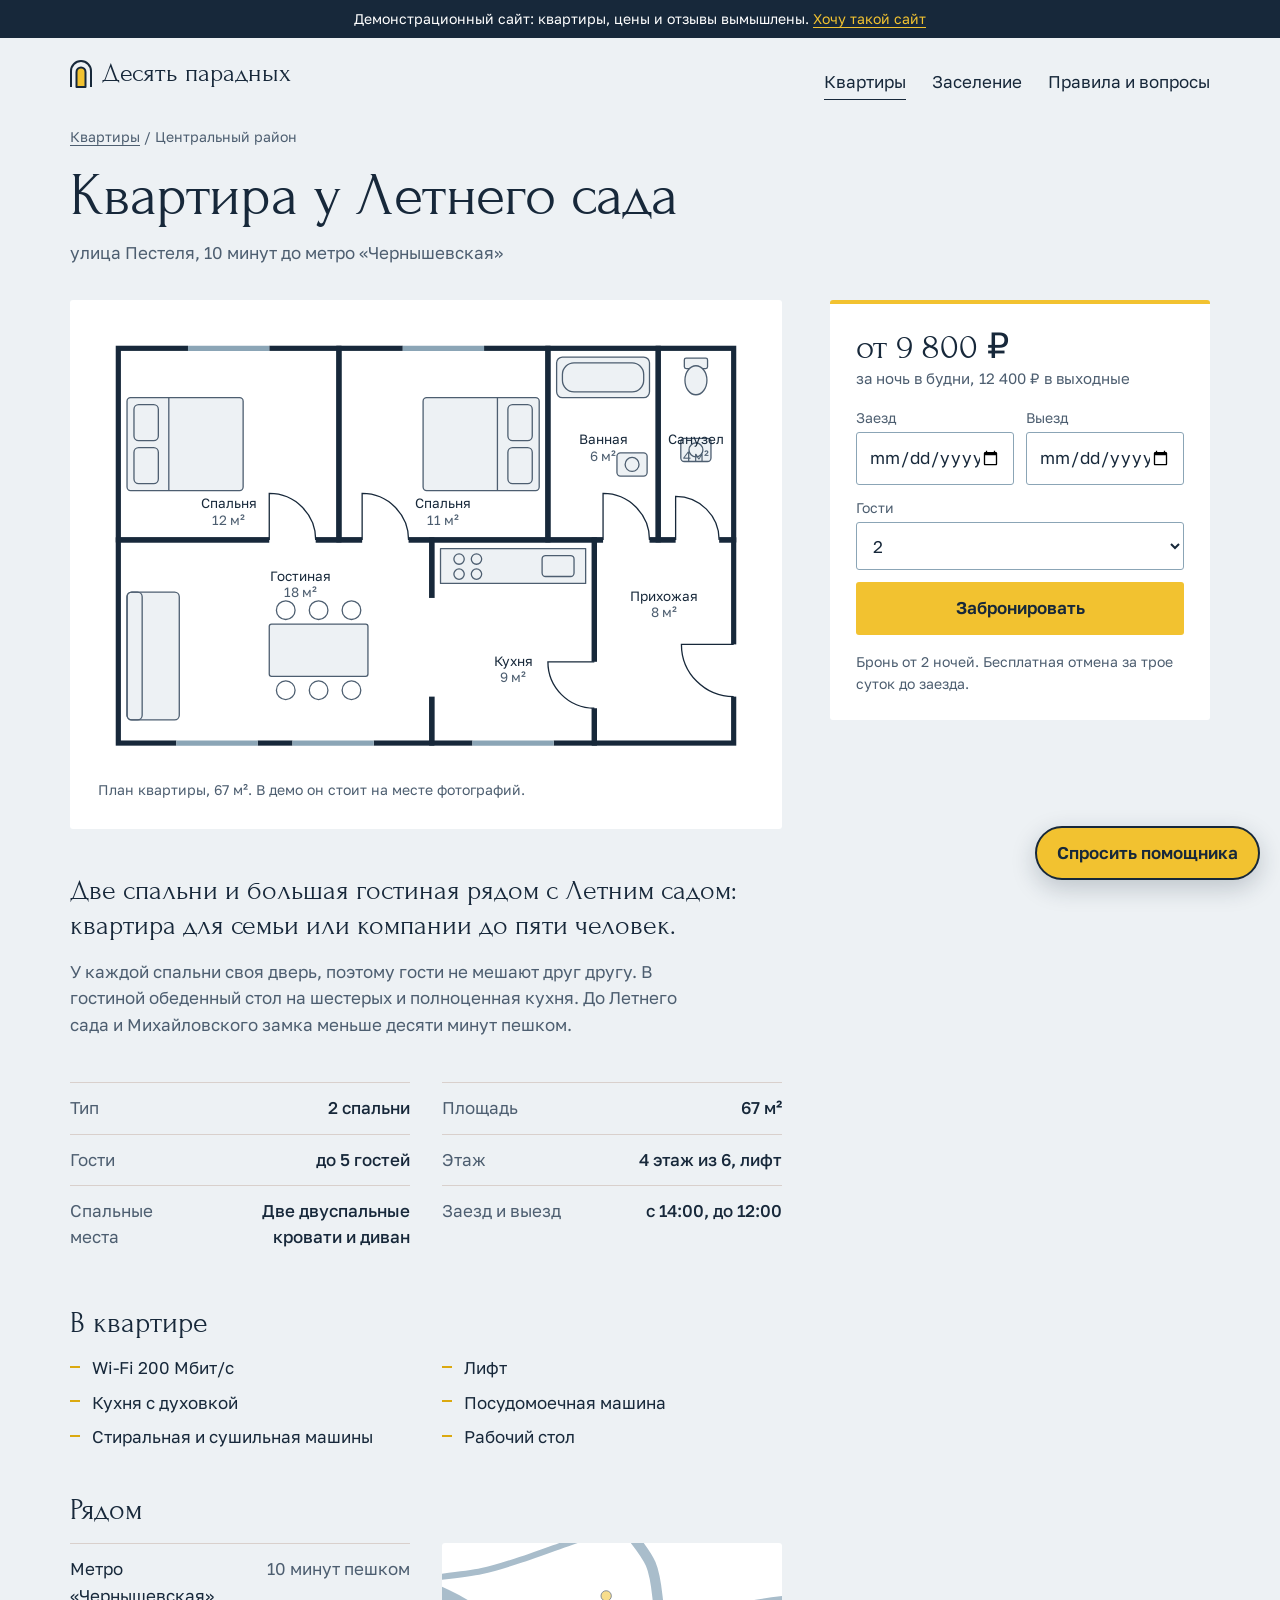
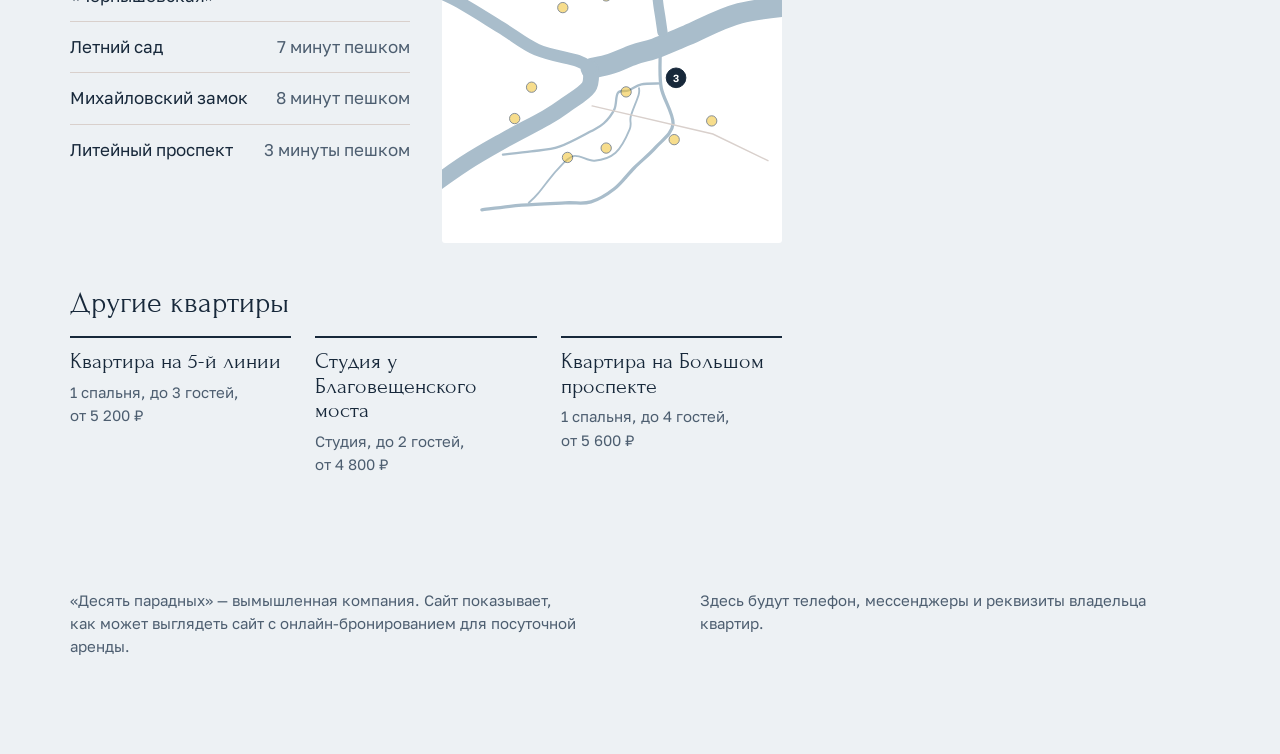
<file: kvartiry/kvartira-u-letnego-sada.html>
<!doctype html>
<html lang="ru">
<head>
<meta charset="utf-8">
<meta name="viewport" content="width=device-width, initial-scale=1">
<title>Квартира у Летнего сада посуточно — Десять парадных, Санкт-Петербург</title>
<meta name="description" content="Две спальни и большая гостиная рядом с Летним садом: квартира для семьи или компании до пяти человек. 2 спальни, 67 м², до 5 гостей, от 9 800 ₽ за ночь.">
<meta name="robots" content="noindex">
<meta property="og:type" content="website">
<meta property="og:title" content="Квартира у Летнего сада посуточно — Десять парадных, Санкт-Петербург">
<meta property="og:description" content="Две спальни и большая гостиная рядом с Летним садом: квартира для семьи или компании до пяти человек. 2 спальни, 67 м², до 5 гостей, от 9 800 ₽ за ночь.">
<meta property="og:locale" content="ru_RU">
<meta name="theme-color" content="#17283a">
<link rel="icon" href="../assets/favicon.svg" type="image/svg+xml">
<link rel="preconnect" href="https://fonts.googleapis.com"><link rel="preconnect" href="https://fonts.gstatic.com" crossorigin><link rel="stylesheet" href="https://fonts.googleapis.com/css2?family=Forum&amp;family=Golos+Text:wght@400;500;600&amp;display=swap">
<link rel="stylesheet" href="../assets/style.css?v=60a13c42">
<script type="application/ld+json">{"@context": "https://schema.org", "@type": "Apartment", "name": "Квартира у Летнего сада", "description": "Две спальни и большая гостиная рядом с Летним садом: квартира для семьи или компании до пяти человек.", "floorSize": {"@type": "QuantitativeValue", "value": 67, "unitCode": "MTK"}, "occupancy": {"@type": "QuantitativeValue", "maxValue": 5}, "address": {"@type": "PostalAddress", "addressLocality": "Санкт-Петербург", "streetAddress": "улица Пестеля", "addressCountry": "RU"}, "geo": {"@type": "GeoCoordinates", "latitude": 59.9432, "longitude": 30.3448}}</script>
</head>
<body>
<p class="demo-note">Демонстрационный сайт: квартиры, цены и отзывы вымышлены. <a href="../index.html#owners">Хочу такой сайт</a></p>
<header class="wrap site-header">
<a class="brand" href="../index.html"><svg viewBox="0 0 22 28" aria-hidden="true" focusable="false"><path d="M1 27V11a10 10 0 0 1 20 0v16" fill="none" stroke="currentColor" stroke-width="2"/><path d="M6.5 27V12a4.5 4.5 0 0 1 9 0v15z" fill="#f2c230" stroke="currentColor" stroke-width="2" stroke-linejoin="round"/></svg>Десять парадных</a>
<nav class="site-nav" aria-label="Основное меню">
<a href="../index.html#kvartiry" aria-current="page">Квартиры</a>
<a href="../index.html#zaselenie">Заселение</a>
<a href="../pravila.html">Правила и вопросы</a>
</nav>
</header>
<main class="wrap">
<p class="crumbs"><a href="../index.html#kvartiry">Квартиры</a> / Центральный район</p>
<div class="flat-head">
<h1>Квартира у Летнего сада</h1>
<p class="flat-where">улица Пестеля, 10 минут до метро «Чернышевская»</p>
</div>
<div class="flat-grid">
<div class="flat-main">
<figure class="flat-plan">
<svg viewBox="0 0 632.8 420" role="img" aria-label="План квартиры: Квартира у Летнего сада, 67 м²"><rect class="plan-floor" x="19.6" y="19.6" width="212.8" height="184.8"/><rect class="plan-floor" x="232.4" y="19.6" width="201.6" height="184.8"/><rect class="plan-floor" x="434" y="19.6" width="106.4" height="184.8"/><rect class="plan-floor" x="540.4" y="19.6" width="72.8" height="184.8"/><rect class="plan-floor" x="19.6" y="204.4" width="302.4" height="196"/><rect class="plan-floor" x="322" y="204.4" width="156.8" height="196"/><rect class="plan-floor" x="478.8" y="204.4" width="134.4" height="196"/><rect class="plan-soft" x="28" y="67.2" width="112" height="89.6" rx="3.4"/><rect class="plan-item" x="34.7" y="73.9" width="23.5" height="34.7" rx="4.5"/><rect class="plan-item" x="34.7" y="115.4" width="23.5" height="34.7" rx="4.5"/><line class="plan-item" x1="68.3" y1="67.2" x2="68.3" y2="156.8"/><rect class="plan-soft" x="313.6" y="67.2" width="112" height="89.6" rx="3.4"/><rect class="plan-item" x="395.4" y="73.9" width="23.5" height="34.7" rx="4.5"/><rect class="plan-item" x="395.4" y="115.4" width="23.5" height="34.7" rx="4.5"/><line class="plan-item" x1="385.3" y1="67.2" x2="385.3" y2="156.8"/><rect class="plan-soft" x="28" y="254.8" width="50.4" height="123.2" rx="4.5"/><rect class="plan-item" x="28" y="254.8" width="14.6" height="123.2" rx="4.5"/><rect class="plan-soft" x="165.2" y="285.6" width="95.2" height="50.4" rx="2.2"/><circle class="plan-item" cx="181.1" cy="272.2" r="9"/><circle class="plan-item" cx="181.1" cy="349.4" r="9"/><circle class="plan-item" cx="212.8" cy="272.2" r="9"/><circle class="plan-item" cx="212.8" cy="349.4" r="9"/><circle class="plan-item" cx="244.5" cy="272.2" r="9"/><circle class="plan-item" cx="244.5" cy="349.4" r="9"/><rect class="plan-soft" x="330.4" y="212.8" width="140" height="33.6"/><circle class="plan-item" cx="348.3" cy="222.9" r="5"/><circle class="plan-item" cx="365.1" cy="222.9" r="5"/><circle class="plan-item" cx="348.3" cy="237.4" r="5"/><circle class="plan-item" cx="365.1" cy="237.4" r="5"/><rect class="plan-item" x="428.4" y="219.5" width="30.8" height="20.2" rx="3.4"/><rect class="plan-soft" x="442.4" y="28" width="89.6" height="39.2" rx="5.6"/><rect class="plan-item" x="448" y="33.6" width="78.4" height="28" rx="11.2"/><rect class="plan-soft" x="500.6" y="120.4" width="29.1" height="22.4" rx="3.4"/><circle class="plan-item" cx="515.2" cy="131.6" r="6.7"/><rect class="plan-soft" x="565.6" y="29.1" width="22.4" height="10.1" rx="1.7"/><ellipse class="plan-soft" cx="576.8" cy="50.4" rx="10.6" ry="14"/><rect class="plan-soft" x="562.2" y="106.4" width="29.1" height="22.4" rx="3.4"/><circle class="plan-item" cx="576.8" cy="117.6" r="6.7"/><rect class="plan-wall" x="19.6" y="19.6" width="212.8" height="184.8"/><rect class="plan-wall" x="232.4" y="19.6" width="201.6" height="184.8"/><rect class="plan-wall" x="434" y="19.6" width="106.4" height="184.8"/><rect class="plan-wall" x="540.4" y="19.6" width="72.8" height="184.8"/><rect class="plan-wall" x="19.6" y="204.4" width="302.4" height="196"/><rect class="plan-wall" x="322" y="204.4" width="156.8" height="196"/><rect class="plan-wall" x="478.8" y="204.4" width="134.4" height="196"/><line class="plan-gap" x1="86.8" y1="19.6" x2="165.2" y2="19.6"/><line class="plan-window" x1="86.8" y1="19.6" x2="165.2" y2="19.6"/><line class="plan-gap" x1="294" y1="19.6" x2="372.4" y2="19.6"/><line class="plan-window" x1="294" y1="19.6" x2="372.4" y2="19.6"/><line class="plan-gap" x1="75.6" y1="400.4" x2="154" y2="400.4"/><line class="plan-window" x1="75.6" y1="400.4" x2="154" y2="400.4"/><line class="plan-gap" x1="187.6" y1="400.4" x2="266" y2="400.4"/><line class="plan-window" x1="187.6" y1="400.4" x2="266" y2="400.4"/><line class="plan-gap" x1="361.2" y1="400.4" x2="439.6" y2="400.4"/><line class="plan-window" x1="361.2" y1="400.4" x2="439.6" y2="400.4"/><line class="plan-gap" x1="613.2" y1="305.2" x2="613.2" y2="355.6"/><path class="plan-door" d="M613.2 305.2 L562.8 305.2 A50.4 50.4 0 0 0 613.2 355.6"/><line class="plan-gap" x1="165.2" y1="204.4" x2="210" y2="204.4"/><path class="plan-door" d="M165.2 204.4 L165.2 159.6 A44.8 44.8 0 0 1 210 204.4"/><line class="plan-gap" x1="254.8" y1="204.4" x2="299.6" y2="204.4"/><path class="plan-door" d="M254.8 204.4 L254.8 159.6 A44.8 44.8 0 0 1 299.6 204.4"/><line class="plan-gap" x1="487.2" y1="204.4" x2="532" y2="204.4"/><path class="plan-door" d="M487.2 204.4 L487.2 159.6 A44.8 44.8 0 0 1 532 204.4"/><line class="plan-gap" x1="557.2" y1="204.4" x2="599.2" y2="204.4"/><path class="plan-door" d="M557.2 204.4 L557.2 162.4 A42 42 0 0 1 599.2 204.4"/><line class="plan-gap" x1="478.8" y1="322" x2="478.8" y2="366.8"/><path class="plan-door" d="M478.8 322 L434 322 A44.8 44.8 0 0 0 478.8 366.8"/><line class="plan-gap" x1="322" y1="260.4" x2="322" y2="355.6"/><text class="plan-label" x="126" y="173.6">Спальня</text><text class="plan-label plan-label-area" x="126" y="189.6">12 м²</text><text class="plan-label" x="333.2" y="173.6">Спальня</text><text class="plan-label plan-label-area" x="333.2" y="189.6">11 м²</text><text class="plan-label" x="487.2" y="112">Ванная</text><text class="plan-label plan-label-area" x="487.2" y="128">6 м²</text><text class="plan-label" x="576.8" y="112">Санузел</text><text class="plan-label plan-label-area" x="576.8" y="128">4 м²</text><text class="plan-label" x="195" y="243.6">Гостиная</text><text class="plan-label plan-label-area" x="195" y="259.6">18 м²</text><text class="plan-label" x="400.4" y="325.9">Кухня</text><text class="plan-label plan-label-area" x="400.4" y="341.9">9 м²</text><text class="plan-label" x="546" y="263.2">Прихожая</text><text class="plan-label plan-label-area" x="546" y="279.2">8 м²</text></svg>
<figcaption>План квартиры, 67 м². В демо он стоит на месте фотографий.</figcaption>
</figure>
<div>
<p class="flat-lead">Две спальни и большая гостиная рядом с Летним садом: квартира для семьи или компании до пяти человек.</p>
<p class="flat-text">У каждой спальни своя дверь, поэтому гости не мешают друг другу. В гостиной обеденный стол на шестерых и полноценная кухня. До Летнего сада и Михайловского замка меньше десяти минут пешком.</p>
</div>
<dl class="facts">
<div><dt>Тип</dt><dd>2 спальни</dd></div>
<div><dt>Площадь</dt><dd>67 м²</dd></div>
<div><dt>Гости</dt><dd>до 5 гостей</dd></div>
<div><dt>Этаж</dt><dd>4 этаж из 6, лифт</dd></div>
<div><dt>Спальные места</dt><dd>Две двуспальные кровати и диван</dd></div>
<div><dt>Заезд и выезд</dt><dd>с 14:00, до 12:00</dd></div>
</dl>
<section aria-labelledby="h-in">
<h2 id="h-in">В квартире</h2>
<ul class="ticks"><li>Wi-Fi 200 Мбит/с</li><li>Лифт</li><li>Кухня с духовкой</li><li>Посудомоечная машина</li><li>Стиральная и сушильная машины</li><li>Рабочий стол</li></ul>
</section>
<section aria-labelledby="h-near">
<h2 id="h-near">Рядом</h2>
<div class="nearby">
<ul><li><span>Метро «Чернышевская»</span><span>10 минут пешком</span></li><li><span>Летний сад</span><span>7 минут пешком</span></li><li><span>Михайловский замок</span><span>8 минут пешком</span></li><li><span>Литейный проспект</span><span>3 минуты пешком</span></li></ul>
<svg class="map map-mini" viewBox="0 0 725 639" role="group" aria-label="Схема центра Санкт-Петербурга с квартирами"><path class="map-water" stroke-width="44" d="M775.2 129.8 C751.8 133.1 677.2 138.6 635.1 149.8 C593.0 160.9 552.6 184.2 522.6 196.7 C492.6 209.2 473.8 217.8 455.1 224.6 C436.3 231.5 425.9 232.1 410.1 237.6 C394.2 243.1 375.5 252.6 360.1 257.6 C344.7 262.6 324.7 265.9 317.6 267.6"/><path class="map-water" stroke-width="34" d="M317.6 267.6 C316.7 274.2 321.3 294.7 312.6 307.5 C303.8 320.3 280.1 333.6 265.1 344.4 C250.1 355.3 244.2 359.9 222.5 372.4 C200.9 384.9 163.8 403.2 135.0 419.3 C106.3 435.5 80.9 449.3 50.0 469.2 C19.2 489.2 -33.3 527.5 -50.0 539.1"/><path class="map-water" stroke-width="26" d="M317.6 267.6 C313.0 264.9 309.2 258.3 290.1 251.6 C270.9 244.9 230.0 239.6 202.5 227.6 C175.0 215.7 154.6 197.7 125.0 179.7 C95.4 161.7 56.7 136.4 25.0 119.8 C-6.7 103.2 -50.0 86.5 -65.0 79.9"/><path class="map-water" stroke-width="22" d="M470.1 189.7 C468.8 181.4 466.8 163.9 462.6 139.8 C458.4 115.6 458.0 74.9 445.1 44.9 C432.2 15.0 395.1 -25.8 385.1 -39.9"/><path class="map-water" stroke-width="13" d="M385.1 -39.9 C366.7 -33.6 308.4 -13.6 275.1 -2.0 C241.7 9.7 216.7 19.6 185.0 30.0 C153.4 40.3 120.0 52.4 85.0 59.9 C50.0 67.4 -6.7 72.4 -25.0 74.9"/><path class="map-water" stroke-width="7" d="M465.1 241.6 C465.5 252.9 463.0 285.4 467.6 309.5 C472.2 333.6 494.7 365.2 492.6 386.4 C490.5 407.5 468.8 420.8 455.1 436.3 C441.3 451.8 424.7 464.6 410.1 479.2 C395.5 493.9 383.0 512.0 367.6 524.2 C352.2 536.3 335.1 547.1 317.6 552.1 C300.1 557.1 287.1 552.9 262.6 554.1 C238.0 555.3 199.6 556.6 170.0 559.1 C140.4 561.6 99.2 567.4 85.0 569.1"/><path class="map-water" stroke-width="5" d="M465.1 299.5 C458.4 299.9 436.3 299.0 425.1 301.5 C413.8 304.0 405.9 311.5 397.6 314.5 C389.2 317.5 380.1 312.8 375.1 319.5 C370.1 326.1 372.6 343.6 367.6 354.4 C362.6 365.2 353.4 376.6 345.1 384.4 C336.7 392.2 333.4 393.0 317.6 401.4 C301.7 409.7 271.3 427.1 250.1 434.3 C228.8 441.5 210.0 441.5 190.0 444.3 C170.0 447.1 140.0 450.1 130.0 451.3"/><path class="map-water" stroke-width="4" d="M420.1 309.5 C419.9 312.0 422.0 314.5 419.1 324.5 C416.2 334.5 405.8 357.3 402.6 369.4 C399.4 381.6 405.5 384.4 400.1 397.4 C394.7 410.3 382.6 436.1 370.1 447.3 C357.6 458.4 340.1 463.1 325.1 464.3 C310.1 465.4 293.4 450.9 280.1 454.3 C266.7 457.6 257.6 470.9 245.1 484.2 C232.5 497.5 215.0 522.5 205.0 534.1 C195.0 545.8 188.4 550.8 185.0 554.1"/><path class="map-street" d="M320.1 347.4 L577.6 407.3 L695.1 464.3"/><text class="map-label map-label-water" x="575.1" y="186.7" text-anchor="middle" transform="rotate(-16 575.1 186.7)" aria-hidden="true">Нева</text><text class="map-label" x="12.5" y="241.6" text-anchor="start" aria-hidden="true">Васильевский остров</text><text class="map-label" x="320.1" y="54.9" text-anchor="middle" aria-hidden="true">Петроградская сторона</text><text class="map-label" x="417.6" y="389.4" text-anchor="middle" transform="rotate(13 417.6 389.4)" aria-hidden="true">Невский</text><text class="map-label" x="175.0" y="511.2" text-anchor="middle" aria-hidden="true">Коломна</text><a class="map-pin is-dim" href="../kvartiry/studiya-na-rubinshteyna.html" aria-label="Студия на Рубинштейна"><circle cx="495.1" cy="419.3" r="16"/><text x="495.1" y="419.3">1</text></a><a class="map-pin is-dim" href="../kvartiry/kvartira-na-moyke.html" aria-label="Квартира на Мойке"><circle cx="392.6" cy="317.5" r="16"/><text x="392.6" y="317.5">2</text></a><a class="map-pin is-dim" href="../kvartiry/kvartira-na-pyatoy-linii.html" aria-label="Квартира на 5-й линии"><circle cx="191.0" cy="307.5" r="16"/><text x="191.0" y="307.5">4</text></a><a class="map-pin is-dim" href="../kvartiry/studiya-u-blagoveshchenskogo-mosta.html" aria-label="Студия у Благовещенского моста"><circle cx="155.0" cy="374.4" r="16"/><text x="155.0" y="374.4">5</text></a><a class="map-pin is-dim" href="../kvartiry/kvartira-na-bolshom-prospekte.html" aria-label="Квартира на Большом проспекте"><circle cx="257.6" cy="137.8" r="16"/><text x="257.6" y="137.8">6</text></a><a class="map-pin is-dim" href="../kvartiry/kvartira-u-avstriyskoy-ploshchadi.html" aria-label="Квартира у Австрийской площади"><circle cx="350.1" cy="112.8" r="16"/><text x="350.1" y="112.8">7</text></a><a class="map-pin is-dim" href="../kvartiry/kvartira-u-mariinskogo.html" aria-label="Квартира у Мариинского театра"><circle cx="267.6" cy="457.3" r="16"/><text x="267.6" y="457.3">8</text></a><a class="map-pin is-dim" href="../kvartiry/studiya-u-sennoy.html" aria-label="Студия у Сенной площади"><circle cx="350.1" cy="437.3" r="16"/><text x="350.1" y="437.3">9</text></a><a class="map-pin is-dim" href="../kvartiry/kvartira-u-moskovskogo-vokzala.html" aria-label="Квартира у Московского вокзала"><circle cx="575.1" cy="379.4" r="16"/><text x="575.1" y="379.4">10</text></a><g class="map-pin is-active" aria-hidden="true"><circle cx="499.1" cy="287.5" r="16"/><text x="499.1" y="287.5">3</text></g></svg>
</div>
</section>
<section aria-labelledby="h-others">
<h2 id="h-others">Другие квартиры</h2>
<ul class="others"><li><a href="kvartira-na-pyatoy-linii.html"><strong>Квартира на 5-й линии</strong><span>1 спальня, до 3 гостей, от 5 200 ₽</span></a></li><li><a href="studiya-u-blagoveshchenskogo-mosta.html"><strong>Студия у Благовещенского моста</strong><span>Студия, до 2 гостей, от 4 800 ₽</span></a></li><li><a href="kvartira-na-bolshom-prospekte.html"><strong>Квартира на Большом проспекте</strong><span>1 спальня, до 4 гостей, от 5 600 ₽</span></a></li></ul>
</section>
</div>
<aside class="booking" aria-label="Бронирование">
<p class="booking-price">от 9 800 ₽<small>за ночь в будни, 12 400 ₽ в выходные</small></p>
<form class="booking-form" id="bron" data-booking data-name="Квартира у Летнего сада" data-price="9800" data-weekend="12400" data-min="2" data-deposit="3000" novalidate>
<div class="field"><label for="b-in">Заезд</label><input id="b-in" name="in" type="date" required></div>
<div class="field"><label for="b-out">Выезд</label><input id="b-out" name="out" type="date" required></div>
<div class="field field-wide"><label for="b-g">Гости</label><select id="b-g" name="g"><option value="1">1</option><option value="2" selected>2</option><option value="3">3</option><option value="4">4</option><option value="5">5</option></select></div>
<p class="form-error" data-error role="alert"></p>
<button class="button" type="submit">Забронировать</button>
</form>
<div class="booking-total" data-total hidden aria-live="polite"></div>
<p class="booking-note">Бронь от 2 ночей. Бесплатная отмена за трое суток до заезда.</p>
</aside>
</div>
</main>
<dialog data-dialog aria-labelledby="h-dialog">
<h2 id="h-dialog">Здесь откроется оплата</h2>
<p class="dialog-summary" data-dialog-summary></p>
<p>Это демонстрационный сайт, поэтому бронь не создаётся и данные никуда не отправляются.</p>
<p>На рабочем сайте на этом шаге открывается модуль бронирования: гость вводит контакты, вносит предоплату и получает подтверждение на почту.</p>
<form method="dialog"><button class="button" type="submit">Понятно</button></form>
</dialog>
<footer class="site-footer">
<div class="wrap footer-grid">
<p>«Десять парадных» — вымышленная компания. Сайт показывает, как может выглядеть сайт с онлайн-бронированием для посуточной аренды.</p>
<p>Здесь будут телефон, мессенджеры и реквизиты владельца квартир.</p>
</div>
</footer>
<nav class="bottom-bar" aria-label="Быстрые действия">
<a href="../index.html#kvartiry"><svg viewBox="0 0 24 24" aria-hidden="true"><path d="M3 11l9-7 9 7M5 10v10h14V10"/></svg>Квартиры</a>
<a class="bottom-bar-main" href="#bron"><svg viewBox="0 0 24 24" aria-hidden="true"><rect x="4" y="5" width="16" height="15" rx="2"/><path d="M4 10h16M9 3v4M15 3v4"/></svg>Даты</a>
<button type="button" data-chat-open><svg viewBox="0 0 24 24" aria-hidden="true"><path d="M4 20l1.5-4A8 8 0 1 1 9 19.5z"/></svg>Помощник</button>
</nav>
<script src="../assets/app.js?v=4893074e" defer></script>
<script src="../assets/chat.js?v=47f92ba4" defer data-root="../" data-data="assets/flats.json?v=7e2017c2" data-flat="kvartira-u-letnego-sada"></script>
</body>
</html>
</file>
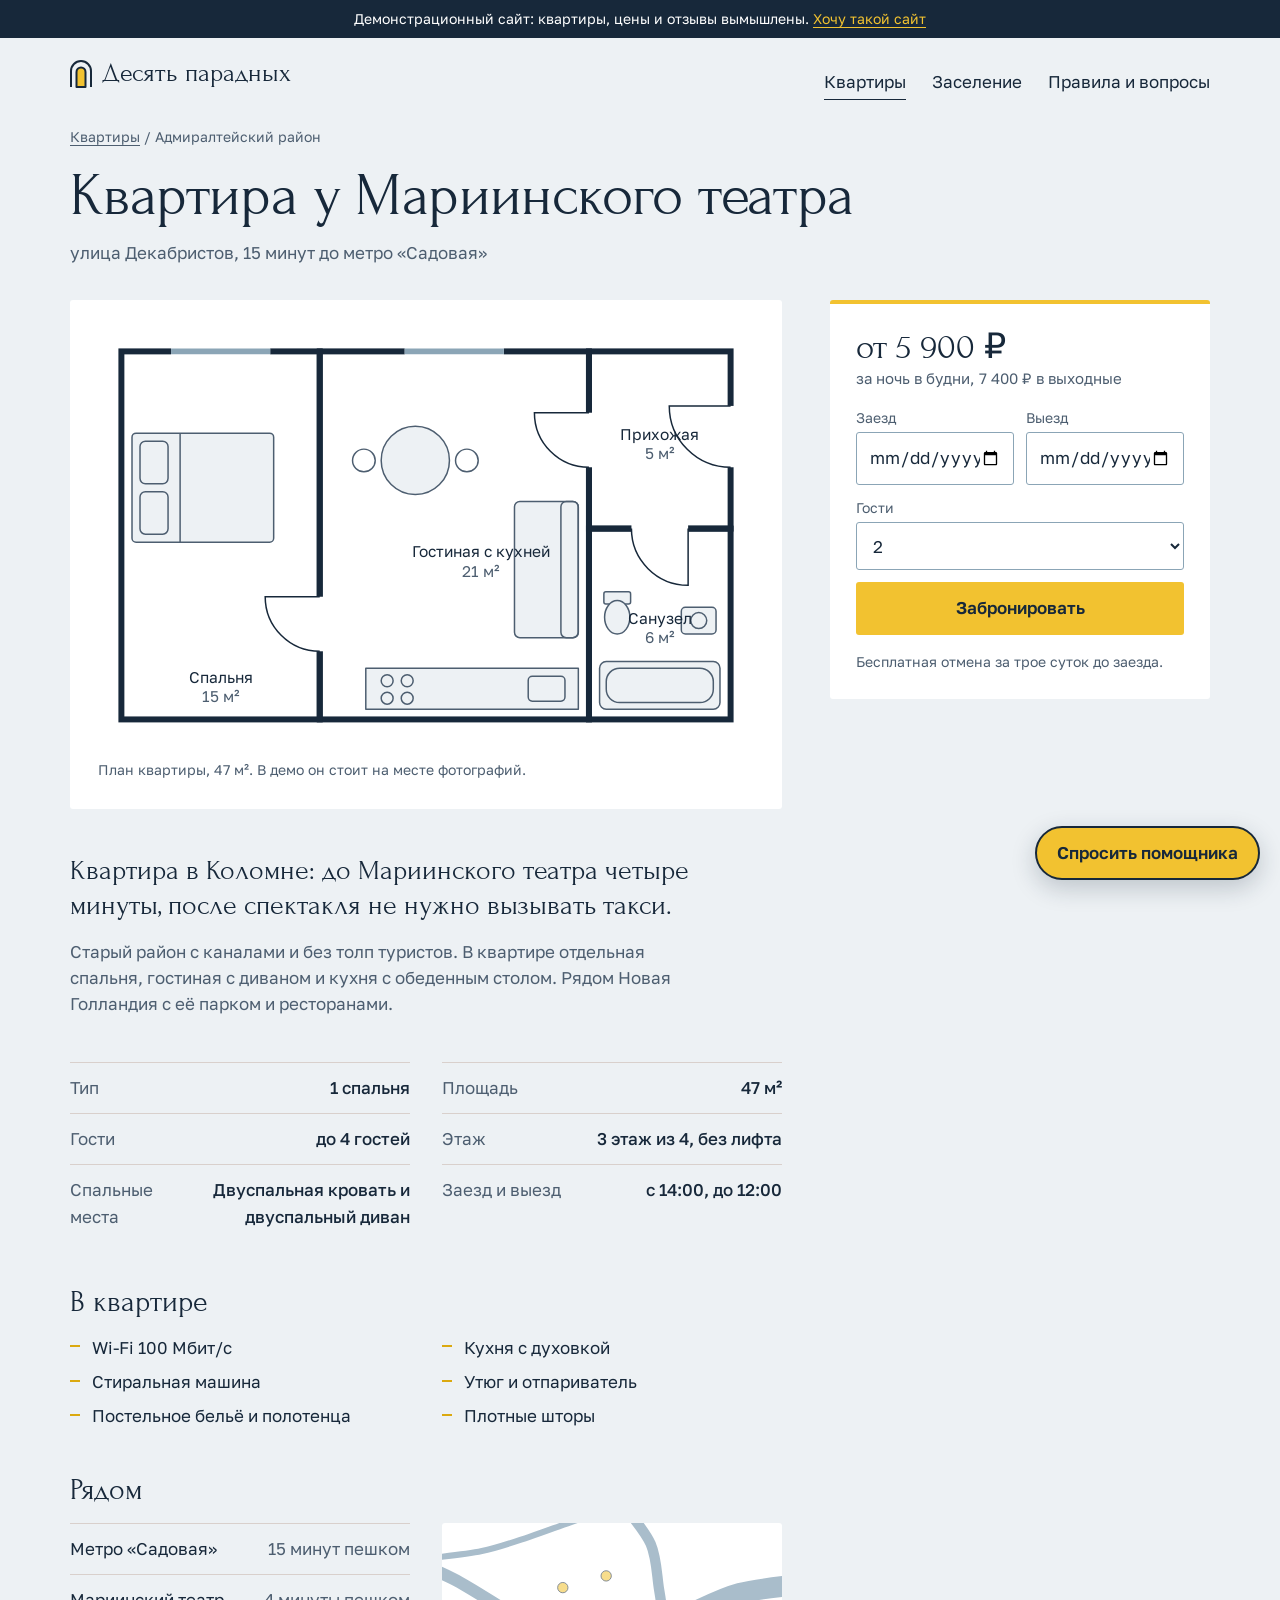
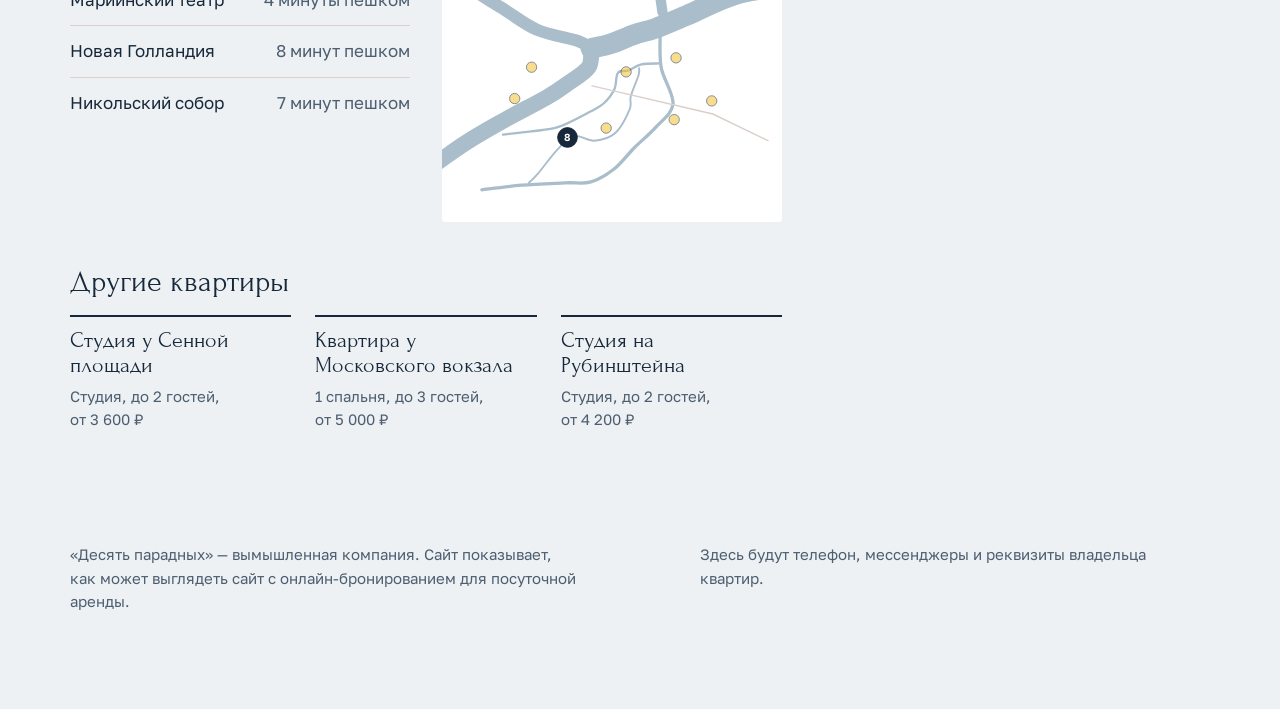
<file: kvartiry/kvartira-u-mariinskogo.html>
<!doctype html>
<html lang="ru">
<head>
<meta charset="utf-8">
<meta name="viewport" content="width=device-width, initial-scale=1">
<title>Квартира у Мариинского театра посуточно — Десять парадных, Санкт-Петербург</title>
<meta name="description" content="Квартира в Коломне: до Мариинского театра четыре минуты, после спектакля не нужно вызывать такси. 1 спальня, 47 м², до 4 гостей, от 5 900 ₽ за ночь.">
<meta name="robots" content="noindex">
<meta property="og:type" content="website">
<meta property="og:title" content="Квартира у Мариинского театра посуточно — Десять парадных, Санкт-Петербург">
<meta property="og:description" content="Квартира в Коломне: до Мариинского театра четыре минуты, после спектакля не нужно вызывать такси. 1 спальня, 47 м², до 4 гостей, от 5 900 ₽ за ночь.">
<meta property="og:locale" content="ru_RU">
<meta name="theme-color" content="#17283a">
<link rel="icon" href="../assets/favicon.svg" type="image/svg+xml">
<link rel="preconnect" href="https://fonts.googleapis.com"><link rel="preconnect" href="https://fonts.gstatic.com" crossorigin><link rel="stylesheet" href="https://fonts.googleapis.com/css2?family=Forum&amp;family=Golos+Text:wght@400;500;600&amp;display=swap">
<link rel="stylesheet" href="../assets/style.css?v=60a13c42">
<script type="application/ld+json">{"@context": "https://schema.org", "@type": "Apartment", "name": "Квартира у Мариинского театра", "description": "Квартира в Коломне: до Мариинского театра четыре минуты, после спектакля не нужно вызывать такси.", "floorSize": {"@type": "QuantitativeValue", "value": 47, "unitCode": "MTK"}, "occupancy": {"@type": "QuantitativeValue", "maxValue": 4}, "address": {"@type": "PostalAddress", "addressLocality": "Санкт-Петербург", "streetAddress": "улица Декабристов", "addressCountry": "RU"}, "geo": {"@type": "GeoCoordinates", "latitude": 59.9262, "longitude": 30.2985}}</script>
</head>
<body>
<p class="demo-note">Демонстрационный сайт: квартиры, цены и отзывы вымышлены. <a href="../index.html#owners">Хочу такой сайт</a></p>
<header class="wrap site-header">
<a class="brand" href="../index.html"><svg viewBox="0 0 22 28" aria-hidden="true" focusable="false"><path d="M1 27V11a10 10 0 0 1 20 0v16" fill="none" stroke="currentColor" stroke-width="2"/><path d="M6.5 27V12a4.5 4.5 0 0 1 9 0v15z" fill="#f2c230" stroke="currentColor" stroke-width="2" stroke-linejoin="round"/></svg>Десять парадных</a>
<nav class="site-nav" aria-label="Основное меню">
<a href="../index.html#kvartiry" aria-current="page">Квартиры</a>
<a href="../index.html#zaselenie">Заселение</a>
<a href="../pravila.html">Правила и вопросы</a>
</nav>
</header>
<main class="wrap">
<p class="crumbs"><a href="../index.html#kvartiry">Квартиры</a> / Адмиралтейский район</p>
<div class="flat-head">
<h1>Квартира у Мариинского театра</h1>
<p class="flat-where">улица Декабристов, 15 минут до метро «Садовая»</p>
</div>
<div class="flat-grid">
<div class="flat-main">
<figure class="flat-plan">
<svg viewBox="0 0 549.7 347.6" role="img" aria-label="План квартиры: Квартира у Мариинского театра, 47 м²"><rect class="plan-floor" x="411.4" y="19.6" width="118.7" height="148.5"/><rect class="plan-floor" x="411.4" y="168.1" width="118.7" height="159.9"/><rect class="plan-floor" x="185.8" y="19.6" width="225.6" height="308.4"/><rect class="plan-floor" x="19.6" y="19.6" width="166.2" height="308.4"/><rect class="plan-soft" x="224.4" y="285.2" width="178.1" height="34.3"/><circle class="plan-item" cx="242.3" cy="295.6" r="5"/><circle class="plan-item" cx="259.1" cy="295.6" r="5"/><circle class="plan-item" cx="242.3" cy="310.2" r="5"/><circle class="plan-item" cx="259.1" cy="310.2" r="5"/><rect class="plan-item" x="360.5" y="291.9" width="30.8" height="20.8" rx="3.4"/><rect class="plan-soft" x="349" y="145.3" width="53.4" height="114.2" rx="4.5"/><rect class="plan-item" x="387.9" y="145.3" width="14.6" height="114.2" rx="4.5"/><circle class="plan-soft" cx="265.9" cy="111" r="28.6"/><circle class="plan-item" cx="222.8" cy="111" r="9.5"/><circle class="plan-item" cx="309.1" cy="111" r="9.5"/><rect class="plan-soft" x="28.5" y="88.1" width="118.7" height="91.4" rx="3.4"/><rect class="plan-item" x="35.2" y="94.9" width="23.5" height="35.6" rx="4.5"/><rect class="plan-item" x="35.2" y="137.2" width="23.5" height="35.6" rx="4.5"/><line class="plan-item" x1="68.8" y1="88.1" x2="68.8" y2="179.5"/><rect class="plan-soft" x="420.3" y="279.5" width="100.9" height="40" rx="5.6"/><rect class="plan-item" x="425.9" y="285.1" width="89.7" height="28.8" rx="11.2"/><rect class="plan-soft" x="423.9" y="221.1" width="22.4" height="10.1" rx="1.7"/><ellipse class="plan-soft" cx="435.1" cy="242.4" rx="10.6" ry="14"/><rect class="plan-soft" x="488.8" y="234" width="29.1" height="22.4" rx="3.4"/><circle class="plan-item" cx="503.4" cy="245.2" r="6.7"/><rect class="plan-wall" x="411.4" y="19.6" width="118.7" height="148.5"/><rect class="plan-wall" x="411.4" y="168.1" width="118.7" height="159.9"/><rect class="plan-wall" x="185.8" y="19.6" width="225.6" height="308.4"/><rect class="plan-wall" x="19.6" y="19.6" width="166.2" height="308.4"/><line class="plan-gap" x1="257" y1="19.6" x2="340.1" y2="19.6"/><line class="plan-window" x1="257" y1="19.6" x2="340.1" y2="19.6"/><line class="plan-gap" x1="61.2" y1="19.6" x2="144.3" y2="19.6"/><line class="plan-window" x1="61.2" y1="19.6" x2="144.3" y2="19.6"/><line class="plan-gap" x1="530.1" y1="65.3" x2="530.1" y2="116.7"/><path class="plan-door" d="M530.1 65.3 L478.7 65.3 A51.4 51.4 0 0 0 530.1 116.7"/><line class="plan-gap" x1="411.4" y1="71" x2="411.4" y2="116.7"/><path class="plan-door" d="M411.4 71 L365.7 71 A45.7 45.7 0 0 0 411.4 116.7"/><line class="plan-gap" x1="447" y1="168.1" x2="494.5" y2="168.1"/><path class="plan-door" d="M494.5 168.1 L494.5 215.6 A47.5 47.5 0 0 1 447 168.1"/><line class="plan-gap" x1="185.8" y1="225.2" x2="185.8" y2="270.9"/><path class="plan-door" d="M185.8 225.2 L140.1 225.2 A45.7 45.7 0 0 0 185.8 270.9"/><text class="plan-label" x="470.7" y="93.9">Прихожая</text><text class="plan-label plan-label-area" x="470.7" y="109.9">5 м²</text><text class="plan-label" x="470.7" y="248.1">Санузел</text><text class="plan-label plan-label-area" x="470.7" y="264.1">6 м²</text><text class="plan-label" x="321.1" y="192.3">Гостиная с кухней</text><text class="plan-label plan-label-area" x="321.1" y="208.3">21 м²</text><text class="plan-label" x="102.7" y="297.2">Спальня</text><text class="plan-label plan-label-area" x="102.7" y="313.2">15 м²</text></svg>
<figcaption>План квартиры, 47 м². В демо он стоит на месте фотографий.</figcaption>
</figure>
<div>
<p class="flat-lead">Квартира в Коломне: до Мариинского театра четыре минуты, после спектакля не нужно вызывать такси.</p>
<p class="flat-text">Старый район с каналами и без толп туристов. В квартире отдельная спальня, гостиная с диваном и кухня с обеденным столом. Рядом Новая Голландия с её парком и ресторанами.</p>
</div>
<dl class="facts">
<div><dt>Тип</dt><dd>1 спальня</dd></div>
<div><dt>Площадь</dt><dd>47 м²</dd></div>
<div><dt>Гости</dt><dd>до 4 гостей</dd></div>
<div><dt>Этаж</dt><dd>3 этаж из 4, без лифта</dd></div>
<div><dt>Спальные места</dt><dd>Двуспальная кровать и двуспальный диван</dd></div>
<div><dt>Заезд и выезд</dt><dd>с 14:00, до 12:00</dd></div>
</dl>
<section aria-labelledby="h-in">
<h2 id="h-in">В квартире</h2>
<ul class="ticks"><li>Wi-Fi 100 Мбит/с</li><li>Кухня с духовкой</li><li>Стиральная машина</li><li>Утюг и отпариватель</li><li>Постельное бельё и полотенца</li><li>Плотные шторы</li></ul>
</section>
<section aria-labelledby="h-near">
<h2 id="h-near">Рядом</h2>
<div class="nearby">
<ul><li><span>Метро «Садовая»</span><span>15 минут пешком</span></li><li><span>Мариинский театр</span><span>4 минуты пешком</span></li><li><span>Новая Голландия</span><span>8 минут пешком</span></li><li><span>Никольский собор</span><span>7 минут пешком</span></li></ul>
<svg class="map map-mini" viewBox="0 0 725 639" role="group" aria-label="Схема центра Санкт-Петербурга с квартирами"><path class="map-water" stroke-width="44" d="M775.2 129.8 C751.8 133.1 677.2 138.6 635.1 149.8 C593.0 160.9 552.6 184.2 522.6 196.7 C492.6 209.2 473.8 217.8 455.1 224.6 C436.3 231.5 425.9 232.1 410.1 237.6 C394.2 243.1 375.5 252.6 360.1 257.6 C344.7 262.6 324.7 265.9 317.6 267.6"/><path class="map-water" stroke-width="34" d="M317.6 267.6 C316.7 274.2 321.3 294.7 312.6 307.5 C303.8 320.3 280.1 333.6 265.1 344.4 C250.1 355.3 244.2 359.9 222.5 372.4 C200.9 384.9 163.8 403.2 135.0 419.3 C106.3 435.5 80.9 449.3 50.0 469.2 C19.2 489.2 -33.3 527.5 -50.0 539.1"/><path class="map-water" stroke-width="26" d="M317.6 267.6 C313.0 264.9 309.2 258.3 290.1 251.6 C270.9 244.9 230.0 239.6 202.5 227.6 C175.0 215.7 154.6 197.7 125.0 179.7 C95.4 161.7 56.7 136.4 25.0 119.8 C-6.7 103.2 -50.0 86.5 -65.0 79.9"/><path class="map-water" stroke-width="22" d="M470.1 189.7 C468.8 181.4 466.8 163.9 462.6 139.8 C458.4 115.6 458.0 74.9 445.1 44.9 C432.2 15.0 395.1 -25.8 385.1 -39.9"/><path class="map-water" stroke-width="13" d="M385.1 -39.9 C366.7 -33.6 308.4 -13.6 275.1 -2.0 C241.7 9.7 216.7 19.6 185.0 30.0 C153.4 40.3 120.0 52.4 85.0 59.9 C50.0 67.4 -6.7 72.4 -25.0 74.9"/><path class="map-water" stroke-width="7" d="M465.1 241.6 C465.5 252.9 463.0 285.4 467.6 309.5 C472.2 333.6 494.7 365.2 492.6 386.4 C490.5 407.5 468.8 420.8 455.1 436.3 C441.3 451.8 424.7 464.6 410.1 479.2 C395.5 493.9 383.0 512.0 367.6 524.2 C352.2 536.3 335.1 547.1 317.6 552.1 C300.1 557.1 287.1 552.9 262.6 554.1 C238.0 555.3 199.6 556.6 170.0 559.1 C140.4 561.6 99.2 567.4 85.0 569.1"/><path class="map-water" stroke-width="5" d="M465.1 299.5 C458.4 299.9 436.3 299.0 425.1 301.5 C413.8 304.0 405.9 311.5 397.6 314.5 C389.2 317.5 380.1 312.8 375.1 319.5 C370.1 326.1 372.6 343.6 367.6 354.4 C362.6 365.2 353.4 376.6 345.1 384.4 C336.7 392.2 333.4 393.0 317.6 401.4 C301.7 409.7 271.3 427.1 250.1 434.3 C228.8 441.5 210.0 441.5 190.0 444.3 C170.0 447.1 140.0 450.1 130.0 451.3"/><path class="map-water" stroke-width="4" d="M420.1 309.5 C419.9 312.0 422.0 314.5 419.1 324.5 C416.2 334.5 405.8 357.3 402.6 369.4 C399.4 381.6 405.5 384.4 400.1 397.4 C394.7 410.3 382.6 436.1 370.1 447.3 C357.6 458.4 340.1 463.1 325.1 464.3 C310.1 465.4 293.4 450.9 280.1 454.3 C266.7 457.6 257.6 470.9 245.1 484.2 C232.5 497.5 215.0 522.5 205.0 534.1 C195.0 545.8 188.4 550.8 185.0 554.1"/><path class="map-street" d="M320.1 347.4 L577.6 407.3 L695.1 464.3"/><text class="map-label map-label-water" x="575.1" y="186.7" text-anchor="middle" transform="rotate(-16 575.1 186.7)" aria-hidden="true">Нева</text><text class="map-label" x="12.5" y="241.6" text-anchor="start" aria-hidden="true">Васильевский остров</text><text class="map-label" x="320.1" y="54.9" text-anchor="middle" aria-hidden="true">Петроградская сторона</text><text class="map-label" x="417.6" y="389.4" text-anchor="middle" transform="rotate(13 417.6 389.4)" aria-hidden="true">Невский</text><text class="map-label" x="175.0" y="511.2" text-anchor="middle" aria-hidden="true">Коломна</text><a class="map-pin is-dim" href="../kvartiry/studiya-na-rubinshteyna.html" aria-label="Студия на Рубинштейна"><circle cx="495.1" cy="419.3" r="16"/><text x="495.1" y="419.3">1</text></a><a class="map-pin is-dim" href="../kvartiry/kvartira-na-moyke.html" aria-label="Квартира на Мойке"><circle cx="392.6" cy="317.5" r="16"/><text x="392.6" y="317.5">2</text></a><a class="map-pin is-dim" href="../kvartiry/kvartira-u-letnego-sada.html" aria-label="Квартира у Летнего сада"><circle cx="499.1" cy="287.5" r="16"/><text x="499.1" y="287.5">3</text></a><a class="map-pin is-dim" href="../kvartiry/kvartira-na-pyatoy-linii.html" aria-label="Квартира на 5-й линии"><circle cx="191.0" cy="307.5" r="16"/><text x="191.0" y="307.5">4</text></a><a class="map-pin is-dim" href="../kvartiry/studiya-u-blagoveshchenskogo-mosta.html" aria-label="Студия у Благовещенского моста"><circle cx="155.0" cy="374.4" r="16"/><text x="155.0" y="374.4">5</text></a><a class="map-pin is-dim" href="../kvartiry/kvartira-na-bolshom-prospekte.html" aria-label="Квартира на Большом проспекте"><circle cx="257.6" cy="137.8" r="16"/><text x="257.6" y="137.8">6</text></a><a class="map-pin is-dim" href="../kvartiry/kvartira-u-avstriyskoy-ploshchadi.html" aria-label="Квартира у Австрийской площади"><circle cx="350.1" cy="112.8" r="16"/><text x="350.1" y="112.8">7</text></a><a class="map-pin is-dim" href="../kvartiry/studiya-u-sennoy.html" aria-label="Студия у Сенной площади"><circle cx="350.1" cy="437.3" r="16"/><text x="350.1" y="437.3">9</text></a><a class="map-pin is-dim" href="../kvartiry/kvartira-u-moskovskogo-vokzala.html" aria-label="Квартира у Московского вокзала"><circle cx="575.1" cy="379.4" r="16"/><text x="575.1" y="379.4">10</text></a><g class="map-pin is-active" aria-hidden="true"><circle cx="267.6" cy="457.3" r="16"/><text x="267.6" y="457.3">8</text></g></svg>
</div>
</section>
<section aria-labelledby="h-others">
<h2 id="h-others">Другие квартиры</h2>
<ul class="others"><li><a href="studiya-u-sennoy.html"><strong>Студия у Сенной площади</strong><span>Студия, до 2 гостей, от 3 600 ₽</span></a></li><li><a href="kvartira-u-moskovskogo-vokzala.html"><strong>Квартира у Московского вокзала</strong><span>1 спальня, до 3 гостей, от 5 000 ₽</span></a></li><li><a href="studiya-na-rubinshteyna.html"><strong>Студия на Рубинштейна</strong><span>Студия, до 2 гостей, от 4 200 ₽</span></a></li></ul>
</section>
</div>
<aside class="booking" aria-label="Бронирование">
<p class="booking-price">от 5 900 ₽<small>за ночь в будни, 7 400 ₽ в выходные</small></p>
<form class="booking-form" id="bron" data-booking data-name="Квартира у Мариинского театра" data-price="5900" data-weekend="7400" data-min="1" data-deposit="3000" novalidate>
<div class="field"><label for="b-in">Заезд</label><input id="b-in" name="in" type="date" required></div>
<div class="field"><label for="b-out">Выезд</label><input id="b-out" name="out" type="date" required></div>
<div class="field field-wide"><label for="b-g">Гости</label><select id="b-g" name="g"><option value="1">1</option><option value="2" selected>2</option><option value="3">3</option><option value="4">4</option></select></div>
<p class="form-error" data-error role="alert"></p>
<button class="button" type="submit">Забронировать</button>
</form>
<div class="booking-total" data-total hidden aria-live="polite"></div>
<p class="booking-note">Бесплатная отмена за трое суток до заезда.</p>
</aside>
</div>
</main>
<dialog data-dialog aria-labelledby="h-dialog">
<h2 id="h-dialog">Здесь откроется оплата</h2>
<p class="dialog-summary" data-dialog-summary></p>
<p>Это демонстрационный сайт, поэтому бронь не создаётся и данные никуда не отправляются.</p>
<p>На рабочем сайте на этом шаге открывается модуль бронирования: гость вводит контакты, вносит предоплату и получает подтверждение на почту.</p>
<form method="dialog"><button class="button" type="submit">Понятно</button></form>
</dialog>
<footer class="site-footer">
<div class="wrap footer-grid">
<p>«Десять парадных» — вымышленная компания. Сайт показывает, как может выглядеть сайт с онлайн-бронированием для посуточной аренды.</p>
<p>Здесь будут телефон, мессенджеры и реквизиты владельца квартир.</p>
</div>
</footer>
<nav class="bottom-bar" aria-label="Быстрые действия">
<a href="../index.html#kvartiry"><svg viewBox="0 0 24 24" aria-hidden="true"><path d="M3 11l9-7 9 7M5 10v10h14V10"/></svg>Квартиры</a>
<a class="bottom-bar-main" href="#bron"><svg viewBox="0 0 24 24" aria-hidden="true"><rect x="4" y="5" width="16" height="15" rx="2"/><path d="M4 10h16M9 3v4M15 3v4"/></svg>Даты</a>
<button type="button" data-chat-open><svg viewBox="0 0 24 24" aria-hidden="true"><path d="M4 20l1.5-4A8 8 0 1 1 9 19.5z"/></svg>Помощник</button>
</nav>
<script src="../assets/app.js?v=4893074e" defer></script>
<script src="../assets/chat.js?v=47f92ba4" defer data-root="../" data-data="assets/flats.json?v=7e2017c2" data-flat="kvartira-u-mariinskogo"></script>
</body>
</html>
</file>
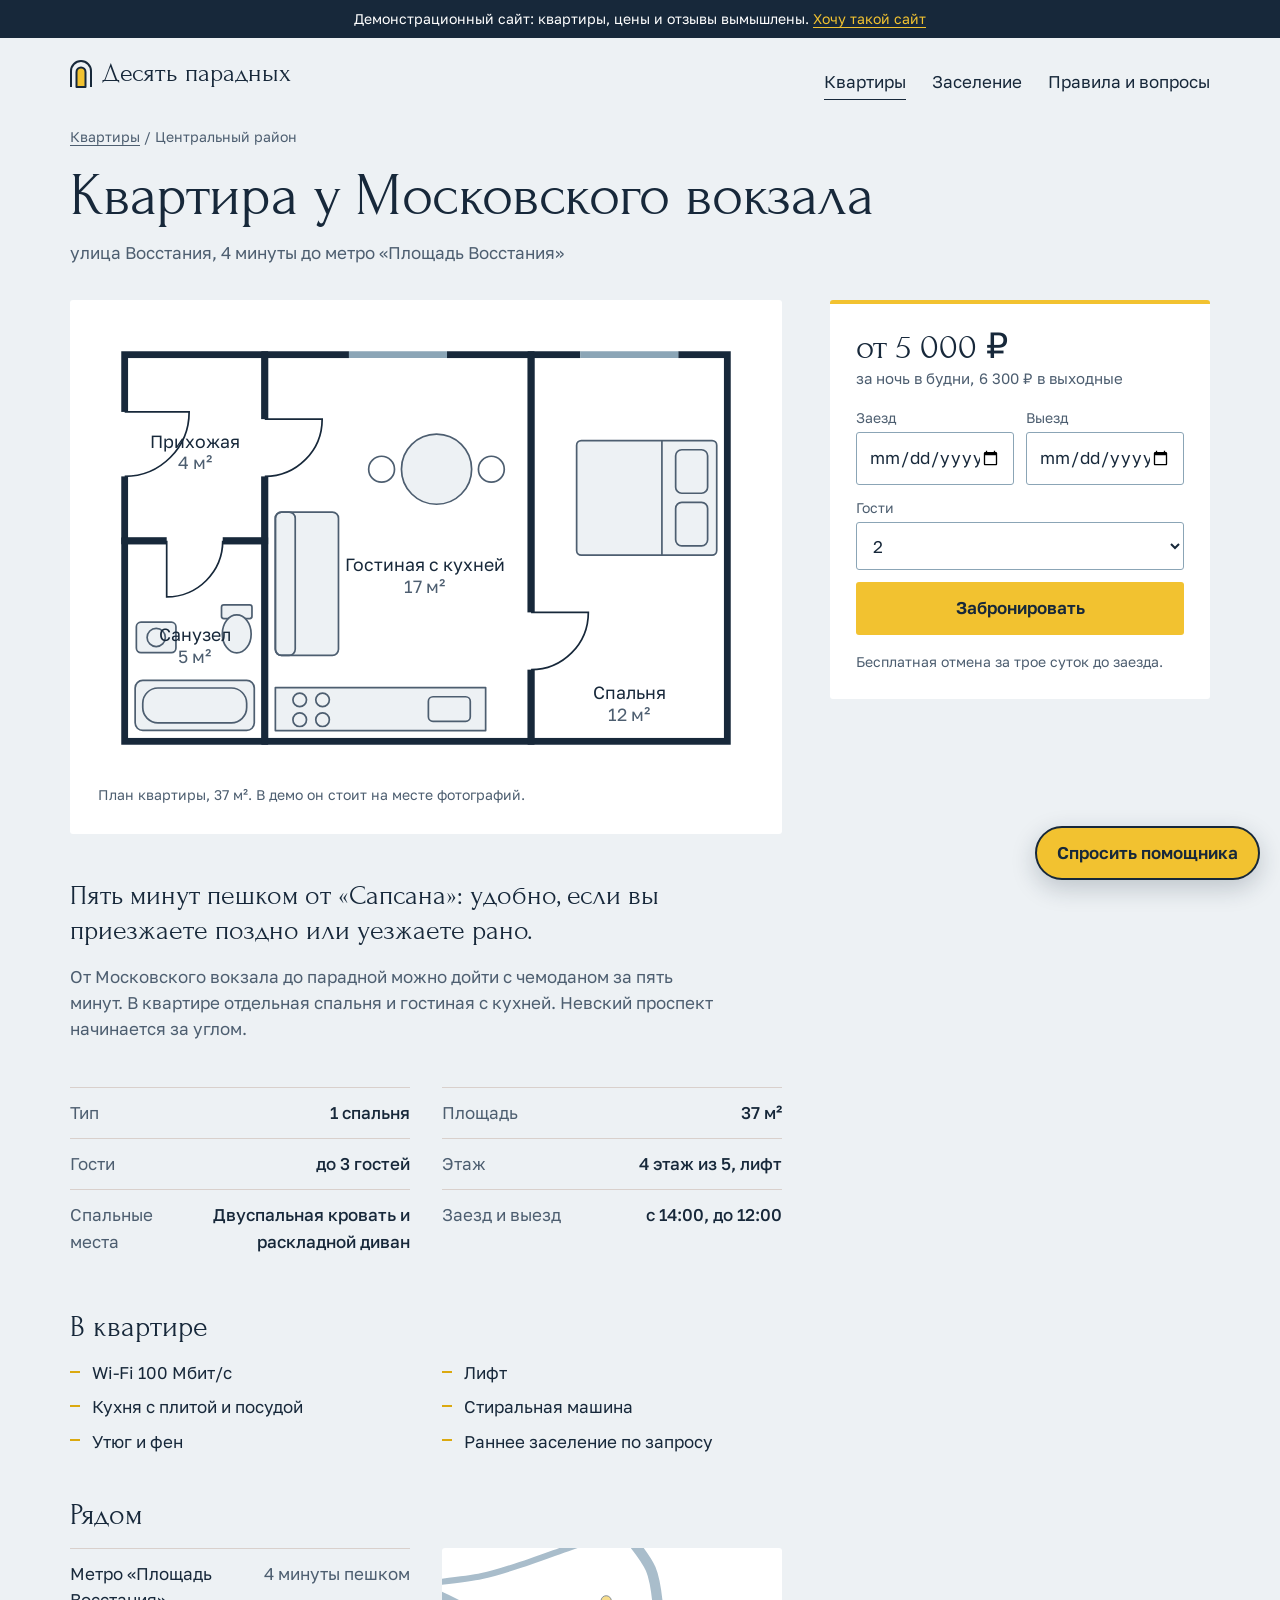
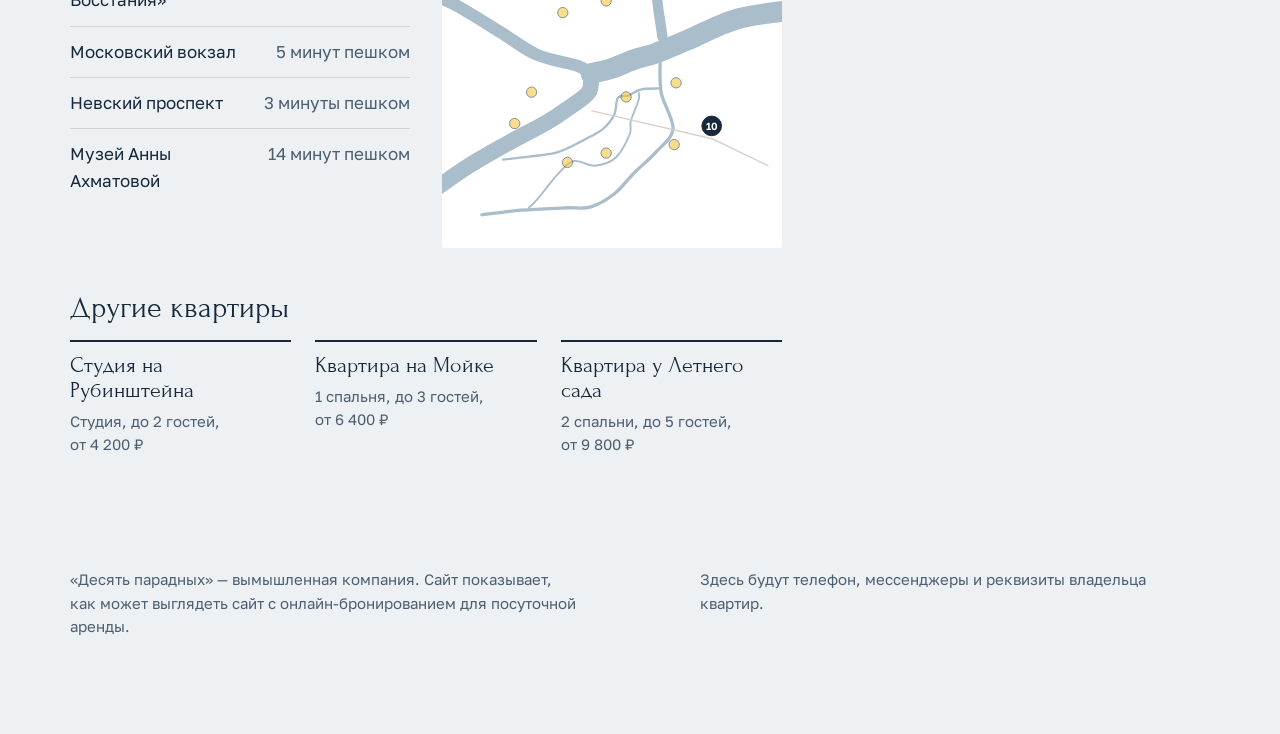
<file: kvartiry/kvartira-u-moskovskogo-vokzala.html>
<!doctype html>
<html lang="ru">
<head>
<meta charset="utf-8">
<meta name="viewport" content="width=device-width, initial-scale=1">
<title>Квартира у Московского вокзала посуточно — Десять парадных, Санкт-Петербург</title>
<meta name="description" content="Пять минут пешком от «Сапсана»: удобно, если вы приезжаете поздно или уезжаете рано. 1 спальня, 37 м², до 3 гостей, от 5 000 ₽ за ночь.">
<meta name="robots" content="noindex">
<meta property="og:type" content="website">
<meta property="og:title" content="Квартира у Московского вокзала посуточно — Десять парадных, Санкт-Петербург">
<meta property="og:description" content="Пять минут пешком от «Сапсана»: удобно, если вы приезжаете поздно или уезжаете рано. 1 спальня, 37 м², до 3 гостей, от 5 000 ₽ за ночь.">
<meta property="og:locale" content="ru_RU">
<meta name="theme-color" content="#17283a">
<link rel="icon" href="../assets/favicon.svg" type="image/svg+xml">
<link rel="preconnect" href="https://fonts.googleapis.com"><link rel="preconnect" href="https://fonts.gstatic.com" crossorigin><link rel="stylesheet" href="https://fonts.googleapis.com/css2?family=Forum&amp;family=Golos+Text:wght@400;500;600&amp;display=swap">
<link rel="stylesheet" href="../assets/style.css?v=60a13c42">
<script type="application/ld+json">{"@context": "https://schema.org", "@type": "Apartment", "name": "Квартира у Московского вокзала", "description": "Пять минут пешком от «Сапсана»: удобно, если вы приезжаете поздно или уезжаете рано.", "floorSize": {"@type": "QuantitativeValue", "value": 37, "unitCode": "MTK"}, "occupancy": {"@type": "QuantitativeValue", "maxValue": 3}, "address": {"@type": "PostalAddress", "addressLocality": "Санкт-Петербург", "streetAddress": "улица Восстания", "addressCountry": "RU"}, "geo": {"@type": "GeoCoordinates", "latitude": 59.934, "longitude": 30.36}}</script>
</head>
<body>
<p class="demo-note">Демонстрационный сайт: квартиры, цены и отзывы вымышлены. <a href="../index.html#owners">Хочу такой сайт</a></p>
<header class="wrap site-header">
<a class="brand" href="../index.html"><svg viewBox="0 0 22 28" aria-hidden="true" focusable="false"><path d="M1 27V11a10 10 0 0 1 20 0v16" fill="none" stroke="currentColor" stroke-width="2"/><path d="M6.5 27V12a4.5 4.5 0 0 1 9 0v15z" fill="#f2c230" stroke="currentColor" stroke-width="2" stroke-linejoin="round"/></svg>Десять парадных</a>
<nav class="site-nav" aria-label="Основное меню">
<a href="../index.html#kvartiry" aria-current="page">Квартиры</a>
<a href="../index.html#zaselenie">Заселение</a>
<a href="../pravila.html">Правила и вопросы</a>
</nav>
</header>
<main class="wrap">
<p class="crumbs"><a href="../index.html#kvartiry">Квартиры</a> / Центральный район</p>
<div class="flat-head">
<h1>Квартира у Московского вокзала</h1>
<p class="flat-where">улица Восстания, 4 минуты до метро «Площадь Восстания»</p>
</div>
<div class="flat-grid">
<div class="flat-main">
<figure class="flat-plan">
<svg viewBox="0 0 482.3 323.5" role="img" aria-label="План квартиры: Квартира у Московского вокзала, 37 м²"><rect class="plan-floor" x="19.6" y="19.6" width="103" height="136.9"/><rect class="plan-floor" x="19.6" y="156.5" width="103" height="147.4"/><rect class="plan-floor" x="122.6" y="19.6" width="195.8" height="284.3"/><rect class="plan-floor" x="318.4" y="19.6" width="144.3" height="284.3"/><rect class="plan-soft" x="130.4" y="264.4" width="154.6" height="31.6"/><circle class="plan-item" cx="148.3" cy="273.4" r="5"/><circle class="plan-item" cx="165.1" cy="273.4" r="5"/><circle class="plan-item" cx="148.3" cy="288" r="5"/><circle class="plan-item" cx="165.1" cy="288" r="5"/><rect class="plan-item" x="242.9" y="271.1" width="30.8" height="18.1" rx="3.4"/><rect class="plan-soft" x="130.4" y="135.4" width="46.4" height="105.3" rx="4.5"/><rect class="plan-item" x="130.4" y="135.4" width="14.6" height="105.3" rx="4.5"/><circle class="plan-soft" cx="248.9" cy="103.8" r="25.8"/><circle class="plan-item" cx="208.5" cy="103.8" r="9.5"/><circle class="plan-item" cx="289.2" cy="103.8" r="9.5"/><rect class="plan-soft" x="351.9" y="82.8" width="103" height="84.2" rx="3.4"/><rect class="plan-item" x="424.7" y="89.5" width="23.5" height="32" rx="4.5"/><rect class="plan-item" x="424.7" y="128.2" width="23.5" height="32" rx="4.5"/><line class="plan-item" x1="414.6" y1="82.8" x2="414.6" y2="167"/><rect class="plan-soft" x="27.3" y="259.1" width="87.6" height="36.8" rx="5.6"/><rect class="plan-item" x="32.9" y="264.7" width="76.4" height="25.6" rx="11.2"/><rect class="plan-soft" x="90.8" y="203.6" width="22.4" height="10.1" rx="1.7"/><ellipse class="plan-soft" cx="102" cy="224.9" rx="10.6" ry="14"/><rect class="plan-soft" x="28.2" y="216.3" width="29.1" height="22.4" rx="3.4"/><circle class="plan-item" cx="42.8" cy="227.5" r="6.7"/><rect class="plan-wall" x="19.6" y="19.6" width="103" height="136.9"/><rect class="plan-wall" x="19.6" y="156.5" width="103" height="147.4"/><rect class="plan-wall" x="122.6" y="19.6" width="195.8" height="284.3"/><rect class="plan-wall" x="318.4" y="19.6" width="144.3" height="284.3"/><line class="plan-gap" x1="184.5" y1="19.6" x2="256.6" y2="19.6"/><line class="plan-window" x1="184.5" y1="19.6" x2="256.6" y2="19.6"/><line class="plan-gap" x1="354.5" y1="19.6" x2="426.6" y2="19.6"/><line class="plan-window" x1="354.5" y1="19.6" x2="426.6" y2="19.6"/><line class="plan-gap" x1="19.6" y1="61.7" x2="19.6" y2="109.1"/><path class="plan-door" d="M19.6 61.7 L67 61.7 A47.4 47.4 0 0 1 19.6 109.1"/><line class="plan-gap" x1="122.6" y1="67" x2="122.6" y2="109.1"/><path class="plan-door" d="M122.6 67 L164.8 67 A42.1 42.1 0 0 1 122.6 109.1"/><line class="plan-gap" x1="50.5" y1="156.5" x2="91.7" y2="156.5"/><path class="plan-door" d="M50.5 156.5 L50.5 197.7 A41.2 41.2 0 0 0 91.7 156.5"/><line class="plan-gap" x1="318.4" y1="209.1" x2="318.4" y2="251.2"/><path class="plan-door" d="M318.4 209.1 L360.5 209.1 A42.1 42.1 0 0 1 318.4 251.2"/><text class="plan-label" x="71.1" y="88">Прихожая</text><text class="plan-label plan-label-area" x="71.1" y="104">4 м²</text><text class="plan-label" x="71.1" y="230.2">Санузел</text><text class="plan-label plan-label-area" x="71.1" y="246.2">5 м²</text><text class="plan-label" x="240.1" y="178.8">Гостиная с кухней</text><text class="plan-label plan-label-area" x="240.1" y="194.8">17 м²</text><text class="plan-label" x="390.5" y="273.1">Спальня</text><text class="plan-label plan-label-area" x="390.5" y="289.1">12 м²</text></svg>
<figcaption>План квартиры, 37 м². В демо он стоит на месте фотографий.</figcaption>
</figure>
<div>
<p class="flat-lead">Пять минут пешком от «Сапсана»: удобно, если вы приезжаете поздно или уезжаете рано.</p>
<p class="flat-text">От Московского вокзала до парадной можно дойти с чемоданом за пять минут. В квартире отдельная спальня и гостиная с кухней. Невский проспект начинается за углом.</p>
</div>
<dl class="facts">
<div><dt>Тип</dt><dd>1 спальня</dd></div>
<div><dt>Площадь</dt><dd>37 м²</dd></div>
<div><dt>Гости</dt><dd>до 3 гостей</dd></div>
<div><dt>Этаж</dt><dd>4 этаж из 5, лифт</dd></div>
<div><dt>Спальные места</dt><dd>Двуспальная кровать и раскладной диван</dd></div>
<div><dt>Заезд и выезд</dt><dd>с 14:00, до 12:00</dd></div>
</dl>
<section aria-labelledby="h-in">
<h2 id="h-in">В квартире</h2>
<ul class="ticks"><li>Wi-Fi 100 Мбит/с</li><li>Лифт</li><li>Кухня с плитой и посудой</li><li>Стиральная машина</li><li>Утюг и фен</li><li>Раннее заселение по запросу</li></ul>
</section>
<section aria-labelledby="h-near">
<h2 id="h-near">Рядом</h2>
<div class="nearby">
<ul><li><span>Метро «Площадь Восстания»</span><span>4 минуты пешком</span></li><li><span>Московский вокзал</span><span>5 минут пешком</span></li><li><span>Невский проспект</span><span>3 минуты пешком</span></li><li><span>Музей Анны Ахматовой</span><span>14 минут пешком</span></li></ul>
<svg class="map map-mini" viewBox="0 0 725 639" role="group" aria-label="Схема центра Санкт-Петербурга с квартирами"><path class="map-water" stroke-width="44" d="M775.2 129.8 C751.8 133.1 677.2 138.6 635.1 149.8 C593.0 160.9 552.6 184.2 522.6 196.7 C492.6 209.2 473.8 217.8 455.1 224.6 C436.3 231.5 425.9 232.1 410.1 237.6 C394.2 243.1 375.5 252.6 360.1 257.6 C344.7 262.6 324.7 265.9 317.6 267.6"/><path class="map-water" stroke-width="34" d="M317.6 267.6 C316.7 274.2 321.3 294.7 312.6 307.5 C303.8 320.3 280.1 333.6 265.1 344.4 C250.1 355.3 244.2 359.9 222.5 372.4 C200.9 384.9 163.8 403.2 135.0 419.3 C106.3 435.5 80.9 449.3 50.0 469.2 C19.2 489.2 -33.3 527.5 -50.0 539.1"/><path class="map-water" stroke-width="26" d="M317.6 267.6 C313.0 264.9 309.2 258.3 290.1 251.6 C270.9 244.9 230.0 239.6 202.5 227.6 C175.0 215.7 154.6 197.7 125.0 179.7 C95.4 161.7 56.7 136.4 25.0 119.8 C-6.7 103.2 -50.0 86.5 -65.0 79.9"/><path class="map-water" stroke-width="22" d="M470.1 189.7 C468.8 181.4 466.8 163.9 462.6 139.8 C458.4 115.6 458.0 74.9 445.1 44.9 C432.2 15.0 395.1 -25.8 385.1 -39.9"/><path class="map-water" stroke-width="13" d="M385.1 -39.9 C366.7 -33.6 308.4 -13.6 275.1 -2.0 C241.7 9.7 216.7 19.6 185.0 30.0 C153.4 40.3 120.0 52.4 85.0 59.9 C50.0 67.4 -6.7 72.4 -25.0 74.9"/><path class="map-water" stroke-width="7" d="M465.1 241.6 C465.5 252.9 463.0 285.4 467.6 309.5 C472.2 333.6 494.7 365.2 492.6 386.4 C490.5 407.5 468.8 420.8 455.1 436.3 C441.3 451.8 424.7 464.6 410.1 479.2 C395.5 493.9 383.0 512.0 367.6 524.2 C352.2 536.3 335.1 547.1 317.6 552.1 C300.1 557.1 287.1 552.9 262.6 554.1 C238.0 555.3 199.6 556.6 170.0 559.1 C140.4 561.6 99.2 567.4 85.0 569.1"/><path class="map-water" stroke-width="5" d="M465.1 299.5 C458.4 299.9 436.3 299.0 425.1 301.5 C413.8 304.0 405.9 311.5 397.6 314.5 C389.2 317.5 380.1 312.8 375.1 319.5 C370.1 326.1 372.6 343.6 367.6 354.4 C362.6 365.2 353.4 376.6 345.1 384.4 C336.7 392.2 333.4 393.0 317.6 401.4 C301.7 409.7 271.3 427.1 250.1 434.3 C228.8 441.5 210.0 441.5 190.0 444.3 C170.0 447.1 140.0 450.1 130.0 451.3"/><path class="map-water" stroke-width="4" d="M420.1 309.5 C419.9 312.0 422.0 314.5 419.1 324.5 C416.2 334.5 405.8 357.3 402.6 369.4 C399.4 381.6 405.5 384.4 400.1 397.4 C394.7 410.3 382.6 436.1 370.1 447.3 C357.6 458.4 340.1 463.1 325.1 464.3 C310.1 465.4 293.4 450.9 280.1 454.3 C266.7 457.6 257.6 470.9 245.1 484.2 C232.5 497.5 215.0 522.5 205.0 534.1 C195.0 545.8 188.4 550.8 185.0 554.1"/><path class="map-street" d="M320.1 347.4 L577.6 407.3 L695.1 464.3"/><text class="map-label map-label-water" x="575.1" y="186.7" text-anchor="middle" transform="rotate(-16 575.1 186.7)" aria-hidden="true">Нева</text><text class="map-label" x="12.5" y="241.6" text-anchor="start" aria-hidden="true">Васильевский остров</text><text class="map-label" x="320.1" y="54.9" text-anchor="middle" aria-hidden="true">Петроградская сторона</text><text class="map-label" x="417.6" y="389.4" text-anchor="middle" transform="rotate(13 417.6 389.4)" aria-hidden="true">Невский</text><text class="map-label" x="175.0" y="511.2" text-anchor="middle" aria-hidden="true">Коломна</text><a class="map-pin is-dim" href="../kvartiry/studiya-na-rubinshteyna.html" aria-label="Студия на Рубинштейна"><circle cx="495.1" cy="419.3" r="16"/><text x="495.1" y="419.3">1</text></a><a class="map-pin is-dim" href="../kvartiry/kvartira-na-moyke.html" aria-label="Квартира на Мойке"><circle cx="392.6" cy="317.5" r="16"/><text x="392.6" y="317.5">2</text></a><a class="map-pin is-dim" href="../kvartiry/kvartira-u-letnego-sada.html" aria-label="Квартира у Летнего сада"><circle cx="499.1" cy="287.5" r="16"/><text x="499.1" y="287.5">3</text></a><a class="map-pin is-dim" href="../kvartiry/kvartira-na-pyatoy-linii.html" aria-label="Квартира на 5-й линии"><circle cx="191.0" cy="307.5" r="16"/><text x="191.0" y="307.5">4</text></a><a class="map-pin is-dim" href="../kvartiry/studiya-u-blagoveshchenskogo-mosta.html" aria-label="Студия у Благовещенского моста"><circle cx="155.0" cy="374.4" r="16"/><text x="155.0" y="374.4">5</text></a><a class="map-pin is-dim" href="../kvartiry/kvartira-na-bolshom-prospekte.html" aria-label="Квартира на Большом проспекте"><circle cx="257.6" cy="137.8" r="16"/><text x="257.6" y="137.8">6</text></a><a class="map-pin is-dim" href="../kvartiry/kvartira-u-avstriyskoy-ploshchadi.html" aria-label="Квартира у Австрийской площади"><circle cx="350.1" cy="112.8" r="16"/><text x="350.1" y="112.8">7</text></a><a class="map-pin is-dim" href="../kvartiry/kvartira-u-mariinskogo.html" aria-label="Квартира у Мариинского театра"><circle cx="267.6" cy="457.3" r="16"/><text x="267.6" y="457.3">8</text></a><a class="map-pin is-dim" href="../kvartiry/studiya-u-sennoy.html" aria-label="Студия у Сенной площади"><circle cx="350.1" cy="437.3" r="16"/><text x="350.1" y="437.3">9</text></a><g class="map-pin is-active" aria-hidden="true"><circle cx="575.1" cy="379.4" r="16"/><text x="575.1" y="379.4">10</text></g></svg>
</div>
</section>
<section aria-labelledby="h-others">
<h2 id="h-others">Другие квартиры</h2>
<ul class="others"><li><a href="studiya-na-rubinshteyna.html"><strong>Студия на Рубинштейна</strong><span>Студия, до 2 гостей, от 4 200 ₽</span></a></li><li><a href="kvartira-na-moyke.html"><strong>Квартира на Мойке</strong><span>1 спальня, до 3 гостей, от 6 400 ₽</span></a></li><li><a href="kvartira-u-letnego-sada.html"><strong>Квартира у Летнего сада</strong><span>2 спальни, до 5 гостей, от 9 800 ₽</span></a></li></ul>
</section>
</div>
<aside class="booking" aria-label="Бронирование">
<p class="booking-price">от 5 000 ₽<small>за ночь в будни, 6 300 ₽ в выходные</small></p>
<form class="booking-form" id="bron" data-booking data-name="Квартира у Московского вокзала" data-price="5000" data-weekend="6300" data-min="1" data-deposit="3000" novalidate>
<div class="field"><label for="b-in">Заезд</label><input id="b-in" name="in" type="date" required></div>
<div class="field"><label for="b-out">Выезд</label><input id="b-out" name="out" type="date" required></div>
<div class="field field-wide"><label for="b-g">Гости</label><select id="b-g" name="g"><option value="1">1</option><option value="2" selected>2</option><option value="3">3</option></select></div>
<p class="form-error" data-error role="alert"></p>
<button class="button" type="submit">Забронировать</button>
</form>
<div class="booking-total" data-total hidden aria-live="polite"></div>
<p class="booking-note">Бесплатная отмена за трое суток до заезда.</p>
</aside>
</div>
</main>
<dialog data-dialog aria-labelledby="h-dialog">
<h2 id="h-dialog">Здесь откроется оплата</h2>
<p class="dialog-summary" data-dialog-summary></p>
<p>Это демонстрационный сайт, поэтому бронь не создаётся и данные никуда не отправляются.</p>
<p>На рабочем сайте на этом шаге открывается модуль бронирования: гость вводит контакты, вносит предоплату и получает подтверждение на почту.</p>
<form method="dialog"><button class="button" type="submit">Понятно</button></form>
</dialog>
<footer class="site-footer">
<div class="wrap footer-grid">
<p>«Десять парадных» — вымышленная компания. Сайт показывает, как может выглядеть сайт с онлайн-бронированием для посуточной аренды.</p>
<p>Здесь будут телефон, мессенджеры и реквизиты владельца квартир.</p>
</div>
</footer>
<nav class="bottom-bar" aria-label="Быстрые действия">
<a href="../index.html#kvartiry"><svg viewBox="0 0 24 24" aria-hidden="true"><path d="M3 11l9-7 9 7M5 10v10h14V10"/></svg>Квартиры</a>
<a class="bottom-bar-main" href="#bron"><svg viewBox="0 0 24 24" aria-hidden="true"><rect x="4" y="5" width="16" height="15" rx="2"/><path d="M4 10h16M9 3v4M15 3v4"/></svg>Даты</a>
<button type="button" data-chat-open><svg viewBox="0 0 24 24" aria-hidden="true"><path d="M4 20l1.5-4A8 8 0 1 1 9 19.5z"/></svg>Помощник</button>
</nav>
<script src="../assets/app.js?v=4893074e" defer></script>
<script src="../assets/chat.js?v=47f92ba4" defer data-root="../" data-data="assets/flats.json?v=7e2017c2" data-flat="kvartira-u-moskovskogo-vokzala"></script>
</body>
</html>
</file>
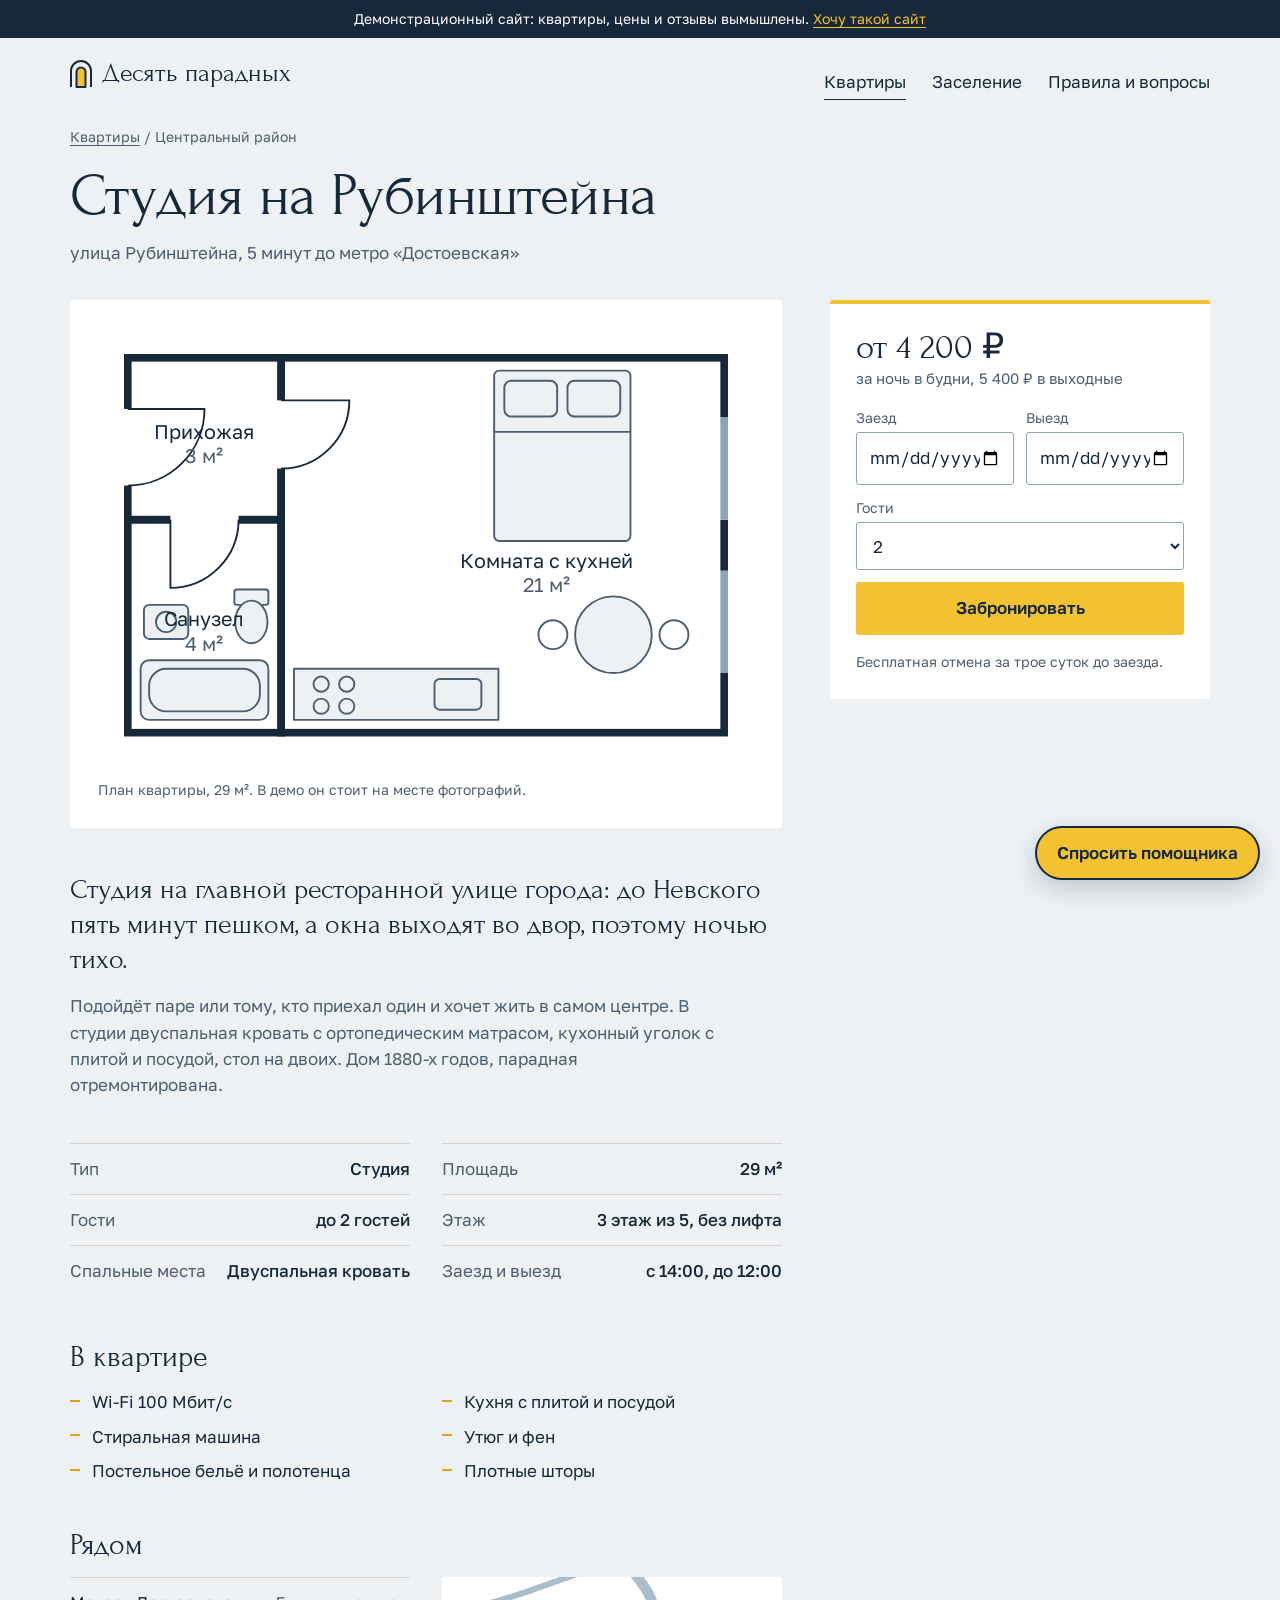
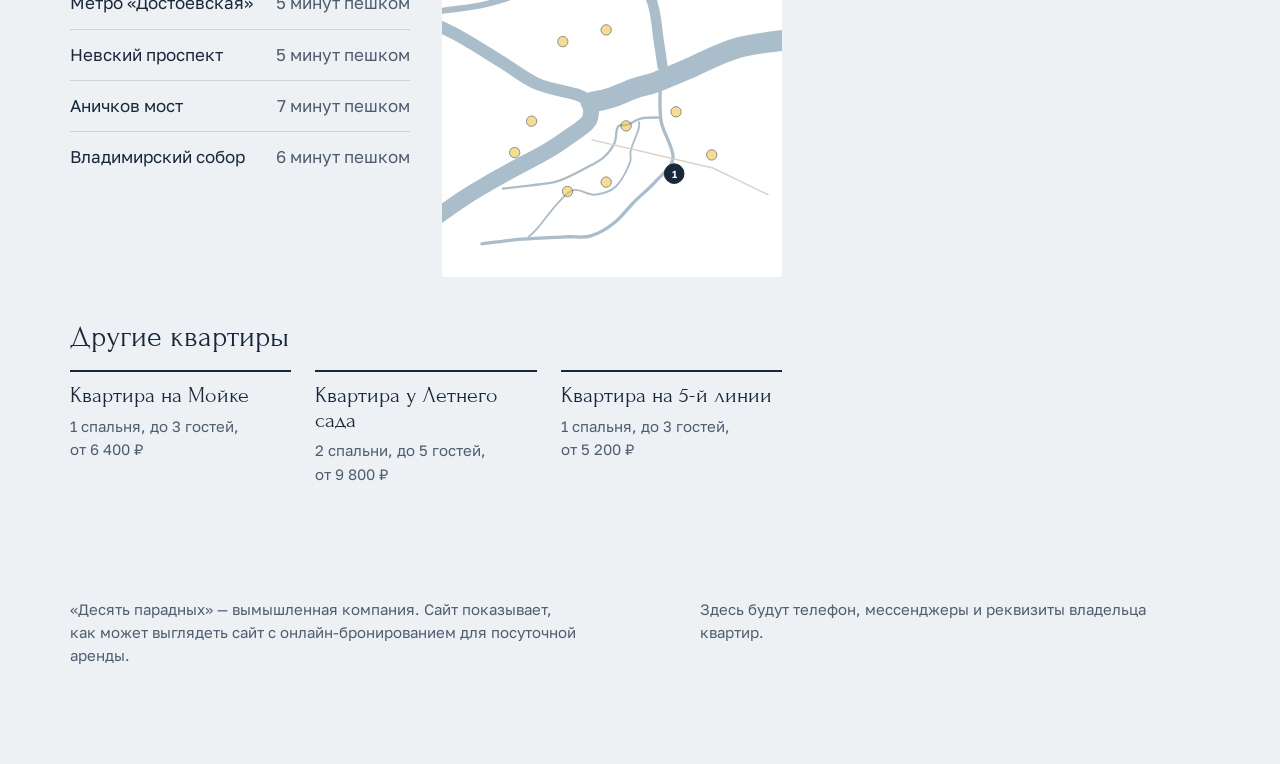
<file: kvartiry/studiya-na-rubinshteyna.html>
<!doctype html>
<html lang="ru">
<head>
<meta charset="utf-8">
<meta name="viewport" content="width=device-width, initial-scale=1">
<title>Студия на Рубинштейна посуточно — Десять парадных, Санкт-Петербург</title>
<meta name="description" content="Студия на главной ресторанной улице города: до Невского пять минут пешком, а окна выходят во двор, поэтому ночью тихо. Студия, 29 м², до 2 гостей, от 4 200 ₽ за ночь.">
<meta name="robots" content="noindex">
<meta property="og:type" content="website">
<meta property="og:title" content="Студия на Рубинштейна посуточно — Десять парадных, Санкт-Петербург">
<meta property="og:description" content="Студия на главной ресторанной улице города: до Невского пять минут пешком, а окна выходят во двор, поэтому ночью тихо. Студия, 29 м², до 2 гостей, от 4 200 ₽ за ночь.">
<meta property="og:locale" content="ru_RU">
<meta name="theme-color" content="#17283a">
<link rel="icon" href="../assets/favicon.svg" type="image/svg+xml">
<link rel="preconnect" href="https://fonts.googleapis.com"><link rel="preconnect" href="https://fonts.gstatic.com" crossorigin><link rel="stylesheet" href="https://fonts.googleapis.com/css2?family=Forum&amp;family=Golos+Text:wght@400;500;600&amp;display=swap">
<link rel="stylesheet" href="../assets/style.css?v=60a13c42">
<script type="application/ld+json">{"@context": "https://schema.org", "@type": "Apartment", "name": "Студия на Рубинштейна", "description": "Студия на главной ресторанной улице города: до Невского пять минут пешком, а окна выходят во двор, поэтому ночью тихо.", "floorSize": {"@type": "QuantitativeValue", "value": 29, "unitCode": "MTK"}, "occupancy": {"@type": "QuantitativeValue", "maxValue": 2}, "address": {"@type": "PostalAddress", "addressLocality": "Санкт-Петербург", "streetAddress": "улица Рубинштейна", "addressCountry": "RU"}, "geo": {"@type": "GeoCoordinates", "latitude": 59.93, "longitude": 30.344}}</script>
</head>
<body>
<p class="demo-note">Демонстрационный сайт: квартиры, цены и отзывы вымышлены. <a href="../index.html#owners">Хочу такой сайт</a></p>
<header class="wrap site-header">
<a class="brand" href="../index.html"><svg viewBox="0 0 22 28" aria-hidden="true" focusable="false"><path d="M1 27V11a10 10 0 0 1 20 0v16" fill="none" stroke="currentColor" stroke-width="2"/><path d="M6.5 27V12a4.5 4.5 0 0 1 9 0v15z" fill="#f2c230" stroke="currentColor" stroke-width="2" stroke-linejoin="round"/></svg>Десять парадных</a>
<nav class="site-nav" aria-label="Основное меню">
<a href="../index.html#kvartiry" aria-current="page">Квартиры</a>
<a href="../index.html#zaselenie">Заселение</a>
<a href="../pravila.html">Правила и вопросы</a>
</nav>
</header>
<main class="wrap">
<p class="crumbs"><a href="../index.html#kvartiry">Квартиры</a> / Центральный район</p>
<div class="flat-head">
<h1>Студия на Рубинштейна</h1>
<p class="flat-where">улица Рубинштейна, 5 минут до метро «Достоевская»</p>
</div>
<div class="flat-grid">
<div class="flat-main">
<figure class="flat-plan">
<svg viewBox="0 0 431.2 285.6" role="img" aria-label="План квартиры: Студия на Рубинштейна, 29 м²"><rect class="plan-floor" x="19.6" y="19.6" width="100.8" height="106.4"/><rect class="plan-floor" x="19.6" y="126" width="100.8" height="140"/><rect class="plan-floor" x="120.4" y="19.6" width="291.2" height="246.4"/><rect class="plan-soft" x="260.4" y="28" width="89.6" height="112" rx="3.4"/><rect class="plan-item" x="267.1" y="34.7" width="34.7" height="23.5" rx="4.5"/><rect class="plan-item" x="308.6" y="34.7" width="34.7" height="23.5" rx="4.5"/><line class="plan-item" x1="260.4" y1="68.3" x2="350" y2="68.3"/><rect class="plan-soft" x="128.8" y="224" width="134.4" height="33.6"/><circle class="plan-item" cx="146.7" cy="234.1" r="5"/><circle class="plan-item" cx="163.5" cy="234.1" r="5"/><circle class="plan-item" cx="146.7" cy="248.6" r="5"/><circle class="plan-item" cx="163.5" cy="248.6" r="5"/><rect class="plan-item" x="221.2" y="230.7" width="30.8" height="20.2" rx="3.4"/><circle class="plan-soft" cx="338.8" cy="201.6" r="25.2"/><circle class="plan-item" cx="299" cy="201.6" r="9.5"/><circle class="plan-item" cx="378.6" cy="201.6" r="9.5"/><rect class="plan-soft" x="28" y="218.4" width="84" height="39.2" rx="5.6"/><rect class="plan-item" x="33.6" y="224" width="72.8" height="28" rx="11.2"/><rect class="plan-soft" x="89.6" y="171.9" width="22.4" height="10.1" rx="1.7"/><ellipse class="plan-soft" cx="100.8" cy="193.2" rx="10.6" ry="14"/><rect class="plan-soft" x="30.2" y="182" width="29.1" height="22.4" rx="3.4"/><circle class="plan-item" cx="44.8" cy="193.2" r="6.7"/><rect class="plan-wall" x="19.6" y="19.6" width="100.8" height="106.4"/><rect class="plan-wall" x="19.6" y="126" width="100.8" height="140"/><rect class="plan-wall" x="120.4" y="19.6" width="291.2" height="246.4"/><line class="plan-gap" x1="411.6" y1="58.8" x2="411.6" y2="126"/><line class="plan-window" x1="411.6" y1="58.8" x2="411.6" y2="126"/><line class="plan-gap" x1="411.6" y1="159.6" x2="411.6" y2="226.8"/><line class="plan-window" x1="411.6" y1="159.6" x2="411.6" y2="226.8"/><line class="plan-gap" x1="19.6" y1="53.2" x2="19.6" y2="103.6"/><path class="plan-door" d="M19.6 53.2 L70 53.2 A50.4 50.4 0 0 1 19.6 103.6"/><line class="plan-gap" x1="120.4" y1="47.6" x2="120.4" y2="92.4"/><path class="plan-door" d="M120.4 47.6 L165.2 47.6 A44.8 44.8 0 0 1 120.4 92.4"/><line class="plan-gap" x1="47.6" y1="126" x2="92.4" y2="126"/><path class="plan-door" d="M47.6 126 L47.6 170.8 A44.8 44.8 0 0 0 92.4 126"/><text class="plan-label" x="70" y="72.8">Прихожая</text><text class="plan-label plan-label-area" x="70" y="88.8">3 м²</text><text class="plan-label" x="70" y="196">Санузел</text><text class="plan-label plan-label-area" x="70" y="212">4 м²</text><text class="plan-label" x="295.1" y="157.6">Комната с кухней</text><text class="plan-label plan-label-area" x="295.1" y="173.6">21 м²</text></svg>
<figcaption>План квартиры, 29 м². В демо он стоит на месте фотографий.</figcaption>
</figure>
<div>
<p class="flat-lead">Студия на главной ресторанной улице города: до Невского пять минут пешком, а окна выходят во двор, поэтому ночью тихо.</p>
<p class="flat-text">Подойдёт паре или тому, кто приехал один и хочет жить в самом центре. В студии двуспальная кровать с ортопедическим матрасом, кухонный уголок с плитой и посудой, стол на двоих. Дом 1880-х годов, парадная отремонтирована.</p>
</div>
<dl class="facts">
<div><dt>Тип</dt><dd>Студия</dd></div>
<div><dt>Площадь</dt><dd>29 м²</dd></div>
<div><dt>Гости</dt><dd>до 2 гостей</dd></div>
<div><dt>Этаж</dt><dd>3 этаж из 5, без лифта</dd></div>
<div><dt>Спальные места</dt><dd>Двуспальная кровать</dd></div>
<div><dt>Заезд и выезд</dt><dd>с 14:00, до 12:00</dd></div>
</dl>
<section aria-labelledby="h-in">
<h2 id="h-in">В квартире</h2>
<ul class="ticks"><li>Wi-Fi 100 Мбит/с</li><li>Кухня с плитой и посудой</li><li>Стиральная машина</li><li>Утюг и фен</li><li>Постельное бельё и полотенца</li><li>Плотные шторы</li></ul>
</section>
<section aria-labelledby="h-near">
<h2 id="h-near">Рядом</h2>
<div class="nearby">
<ul><li><span>Метро «Достоевская»</span><span>5 минут пешком</span></li><li><span>Невский проспект</span><span>5 минут пешком</span></li><li><span>Аничков мост</span><span>7 минут пешком</span></li><li><span>Владимирский собор</span><span>6 минут пешком</span></li></ul>
<svg class="map map-mini" viewBox="0 0 725 639" role="group" aria-label="Схема центра Санкт-Петербурга с квартирами"><path class="map-water" stroke-width="44" d="M775.2 129.8 C751.8 133.1 677.2 138.6 635.1 149.8 C593.0 160.9 552.6 184.2 522.6 196.7 C492.6 209.2 473.8 217.8 455.1 224.6 C436.3 231.5 425.9 232.1 410.1 237.6 C394.2 243.1 375.5 252.6 360.1 257.6 C344.7 262.6 324.7 265.9 317.6 267.6"/><path class="map-water" stroke-width="34" d="M317.6 267.6 C316.7 274.2 321.3 294.7 312.6 307.5 C303.8 320.3 280.1 333.6 265.1 344.4 C250.1 355.3 244.2 359.9 222.5 372.4 C200.9 384.9 163.8 403.2 135.0 419.3 C106.3 435.5 80.9 449.3 50.0 469.2 C19.2 489.2 -33.3 527.5 -50.0 539.1"/><path class="map-water" stroke-width="26" d="M317.6 267.6 C313.0 264.9 309.2 258.3 290.1 251.6 C270.9 244.9 230.0 239.6 202.5 227.6 C175.0 215.7 154.6 197.7 125.0 179.7 C95.4 161.7 56.7 136.4 25.0 119.8 C-6.7 103.2 -50.0 86.5 -65.0 79.9"/><path class="map-water" stroke-width="22" d="M470.1 189.7 C468.8 181.4 466.8 163.9 462.6 139.8 C458.4 115.6 458.0 74.9 445.1 44.9 C432.2 15.0 395.1 -25.8 385.1 -39.9"/><path class="map-water" stroke-width="13" d="M385.1 -39.9 C366.7 -33.6 308.4 -13.6 275.1 -2.0 C241.7 9.7 216.7 19.6 185.0 30.0 C153.4 40.3 120.0 52.4 85.0 59.9 C50.0 67.4 -6.7 72.4 -25.0 74.9"/><path class="map-water" stroke-width="7" d="M465.1 241.6 C465.5 252.9 463.0 285.4 467.6 309.5 C472.2 333.6 494.7 365.2 492.6 386.4 C490.5 407.5 468.8 420.8 455.1 436.3 C441.3 451.8 424.7 464.6 410.1 479.2 C395.5 493.9 383.0 512.0 367.6 524.2 C352.2 536.3 335.1 547.1 317.6 552.1 C300.1 557.1 287.1 552.9 262.6 554.1 C238.0 555.3 199.6 556.6 170.0 559.1 C140.4 561.6 99.2 567.4 85.0 569.1"/><path class="map-water" stroke-width="5" d="M465.1 299.5 C458.4 299.9 436.3 299.0 425.1 301.5 C413.8 304.0 405.9 311.5 397.6 314.5 C389.2 317.5 380.1 312.8 375.1 319.5 C370.1 326.1 372.6 343.6 367.6 354.4 C362.6 365.2 353.4 376.6 345.1 384.4 C336.7 392.2 333.4 393.0 317.6 401.4 C301.7 409.7 271.3 427.1 250.1 434.3 C228.8 441.5 210.0 441.5 190.0 444.3 C170.0 447.1 140.0 450.1 130.0 451.3"/><path class="map-water" stroke-width="4" d="M420.1 309.5 C419.9 312.0 422.0 314.5 419.1 324.5 C416.2 334.5 405.8 357.3 402.6 369.4 C399.4 381.6 405.5 384.4 400.1 397.4 C394.7 410.3 382.6 436.1 370.1 447.3 C357.6 458.4 340.1 463.1 325.1 464.3 C310.1 465.4 293.4 450.9 280.1 454.3 C266.7 457.6 257.6 470.9 245.1 484.2 C232.5 497.5 215.0 522.5 205.0 534.1 C195.0 545.8 188.4 550.8 185.0 554.1"/><path class="map-street" d="M320.1 347.4 L577.6 407.3 L695.1 464.3"/><text class="map-label map-label-water" x="575.1" y="186.7" text-anchor="middle" transform="rotate(-16 575.1 186.7)" aria-hidden="true">Нева</text><text class="map-label" x="12.5" y="241.6" text-anchor="start" aria-hidden="true">Васильевский остров</text><text class="map-label" x="320.1" y="54.9" text-anchor="middle" aria-hidden="true">Петроградская сторона</text><text class="map-label" x="417.6" y="389.4" text-anchor="middle" transform="rotate(13 417.6 389.4)" aria-hidden="true">Невский</text><text class="map-label" x="175.0" y="511.2" text-anchor="middle" aria-hidden="true">Коломна</text><a class="map-pin is-dim" href="../kvartiry/kvartira-na-moyke.html" aria-label="Квартира на Мойке"><circle cx="392.6" cy="317.5" r="16"/><text x="392.6" y="317.5">2</text></a><a class="map-pin is-dim" href="../kvartiry/kvartira-u-letnego-sada.html" aria-label="Квартира у Летнего сада"><circle cx="499.1" cy="287.5" r="16"/><text x="499.1" y="287.5">3</text></a><a class="map-pin is-dim" href="../kvartiry/kvartira-na-pyatoy-linii.html" aria-label="Квартира на 5-й линии"><circle cx="191.0" cy="307.5" r="16"/><text x="191.0" y="307.5">4</text></a><a class="map-pin is-dim" href="../kvartiry/studiya-u-blagoveshchenskogo-mosta.html" aria-label="Студия у Благовещенского моста"><circle cx="155.0" cy="374.4" r="16"/><text x="155.0" y="374.4">5</text></a><a class="map-pin is-dim" href="../kvartiry/kvartira-na-bolshom-prospekte.html" aria-label="Квартира на Большом проспекте"><circle cx="257.6" cy="137.8" r="16"/><text x="257.6" y="137.8">6</text></a><a class="map-pin is-dim" href="../kvartiry/kvartira-u-avstriyskoy-ploshchadi.html" aria-label="Квартира у Австрийской площади"><circle cx="350.1" cy="112.8" r="16"/><text x="350.1" y="112.8">7</text></a><a class="map-pin is-dim" href="../kvartiry/kvartira-u-mariinskogo.html" aria-label="Квартира у Мариинского театра"><circle cx="267.6" cy="457.3" r="16"/><text x="267.6" y="457.3">8</text></a><a class="map-pin is-dim" href="../kvartiry/studiya-u-sennoy.html" aria-label="Студия у Сенной площади"><circle cx="350.1" cy="437.3" r="16"/><text x="350.1" y="437.3">9</text></a><a class="map-pin is-dim" href="../kvartiry/kvartira-u-moskovskogo-vokzala.html" aria-label="Квартира у Московского вокзала"><circle cx="575.1" cy="379.4" r="16"/><text x="575.1" y="379.4">10</text></a><g class="map-pin is-active" aria-hidden="true"><circle cx="495.1" cy="419.3" r="16"/><text x="495.1" y="419.3">1</text></g></svg>
</div>
</section>
<section aria-labelledby="h-others">
<h2 id="h-others">Другие квартиры</h2>
<ul class="others"><li><a href="kvartira-na-moyke.html"><strong>Квартира на Мойке</strong><span>1 спальня, до 3 гостей, от 6 400 ₽</span></a></li><li><a href="kvartira-u-letnego-sada.html"><strong>Квартира у Летнего сада</strong><span>2 спальни, до 5 гостей, от 9 800 ₽</span></a></li><li><a href="kvartira-na-pyatoy-linii.html"><strong>Квартира на 5-й линии</strong><span>1 спальня, до 3 гостей, от 5 200 ₽</span></a></li></ul>
</section>
</div>
<aside class="booking" aria-label="Бронирование">
<p class="booking-price">от 4 200 ₽<small>за ночь в будни, 5 400 ₽ в выходные</small></p>
<form class="booking-form" id="bron" data-booking data-name="Студия на Рубинштейна" data-price="4200" data-weekend="5400" data-min="1" data-deposit="3000" novalidate>
<div class="field"><label for="b-in">Заезд</label><input id="b-in" name="in" type="date" required></div>
<div class="field"><label for="b-out">Выезд</label><input id="b-out" name="out" type="date" required></div>
<div class="field field-wide"><label for="b-g">Гости</label><select id="b-g" name="g"><option value="1">1</option><option value="2" selected>2</option></select></div>
<p class="form-error" data-error role="alert"></p>
<button class="button" type="submit">Забронировать</button>
</form>
<div class="booking-total" data-total hidden aria-live="polite"></div>
<p class="booking-note">Бесплатная отмена за трое суток до заезда.</p>
</aside>
</div>
</main>
<dialog data-dialog aria-labelledby="h-dialog">
<h2 id="h-dialog">Здесь откроется оплата</h2>
<p class="dialog-summary" data-dialog-summary></p>
<p>Это демонстрационный сайт, поэтому бронь не создаётся и данные никуда не отправляются.</p>
<p>На рабочем сайте на этом шаге открывается модуль бронирования: гость вводит контакты, вносит предоплату и получает подтверждение на почту.</p>
<form method="dialog"><button class="button" type="submit">Понятно</button></form>
</dialog>
<footer class="site-footer">
<div class="wrap footer-grid">
<p>«Десять парадных» — вымышленная компания. Сайт показывает, как может выглядеть сайт с онлайн-бронированием для посуточной аренды.</p>
<p>Здесь будут телефон, мессенджеры и реквизиты владельца квартир.</p>
</div>
</footer>
<nav class="bottom-bar" aria-label="Быстрые действия">
<a href="../index.html#kvartiry"><svg viewBox="0 0 24 24" aria-hidden="true"><path d="M3 11l9-7 9 7M5 10v10h14V10"/></svg>Квартиры</a>
<a class="bottom-bar-main" href="#bron"><svg viewBox="0 0 24 24" aria-hidden="true"><rect x="4" y="5" width="16" height="15" rx="2"/><path d="M4 10h16M9 3v4M15 3v4"/></svg>Даты</a>
<button type="button" data-chat-open><svg viewBox="0 0 24 24" aria-hidden="true"><path d="M4 20l1.5-4A8 8 0 1 1 9 19.5z"/></svg>Помощник</button>
</nav>
<script src="../assets/app.js?v=4893074e" defer></script>
<script src="../assets/chat.js?v=47f92ba4" defer data-root="../" data-data="assets/flats.json?v=7e2017c2" data-flat="studiya-na-rubinshteyna"></script>
</body>
</html>
</file>
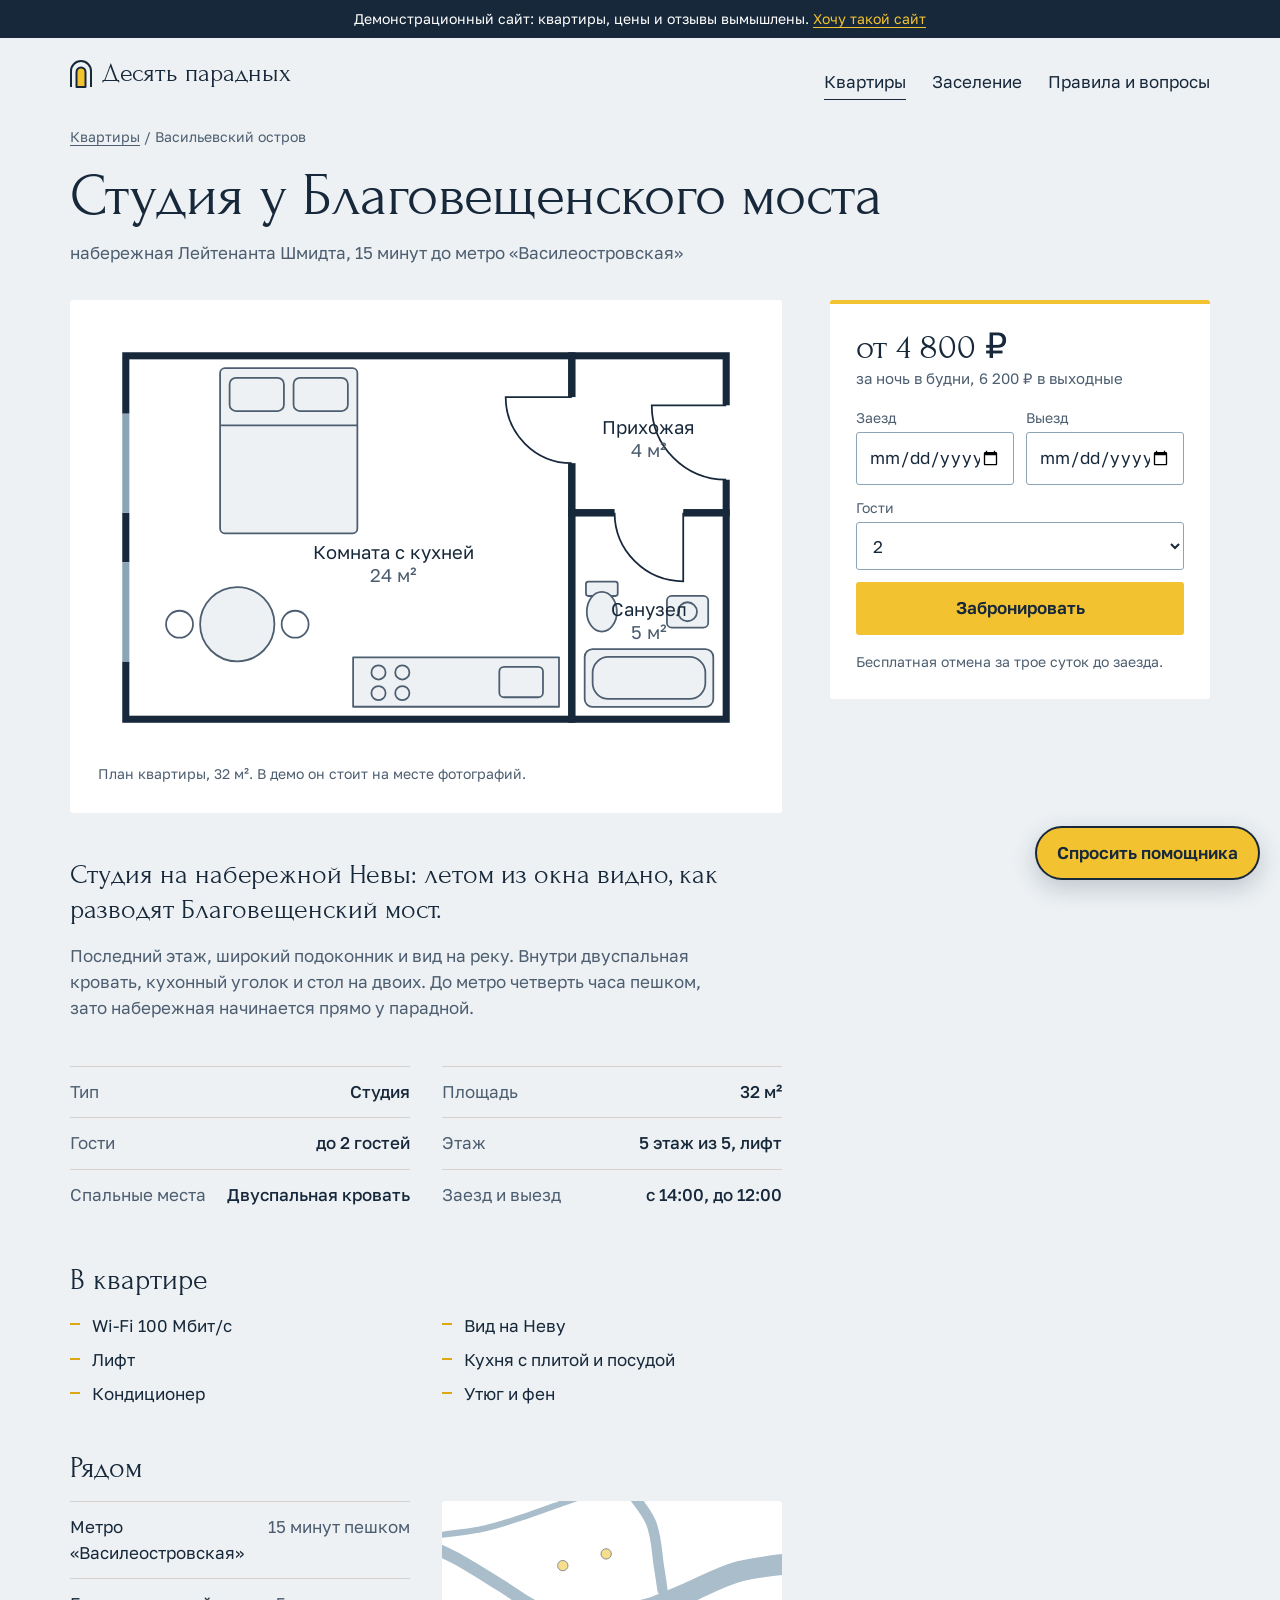
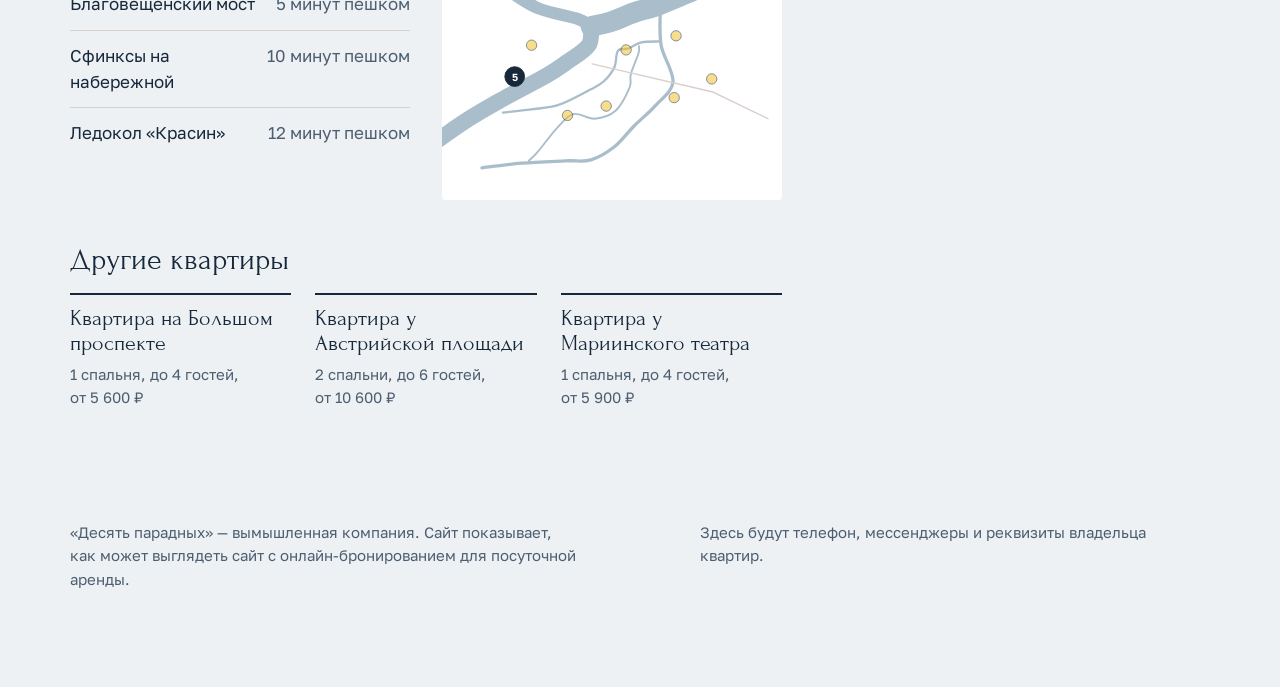
<file: kvartiry/studiya-u-blagoveshchenskogo-mosta.html>
<!doctype html>
<html lang="ru">
<head>
<meta charset="utf-8">
<meta name="viewport" content="width=device-width, initial-scale=1">
<title>Студия у Благовещенского моста посуточно — Десять парадных, Санкт-Петербург</title>
<meta name="description" content="Студия на набережной Невы: летом из окна видно, как разводят Благовещенский мост. Студия, 32 м², до 2 гостей, от 4 800 ₽ за ночь.">
<meta name="robots" content="noindex">
<meta property="og:type" content="website">
<meta property="og:title" content="Студия у Благовещенского моста посуточно — Десять парадных, Санкт-Петербург">
<meta property="og:description" content="Студия на набережной Невы: летом из окна видно, как разводят Благовещенский мост. Студия, 32 м², до 2 гостей, от 4 800 ₽ за ночь.">
<meta property="og:locale" content="ru_RU">
<meta name="theme-color" content="#17283a">
<link rel="icon" href="../assets/favicon.svg" type="image/svg+xml">
<link rel="preconnect" href="https://fonts.googleapis.com"><link rel="preconnect" href="https://fonts.gstatic.com" crossorigin><link rel="stylesheet" href="https://fonts.googleapis.com/css2?family=Forum&amp;family=Golos+Text:wght@400;500;600&amp;display=swap">
<link rel="stylesheet" href="../assets/style.css?v=60a13c42">
<script type="application/ld+json">{"@context": "https://schema.org", "@type": "Apartment", "name": "Студия у Благовещенского моста", "description": "Студия на набережной Невы: летом из окна видно, как разводят Благовещенский мост.", "floorSize": {"@type": "QuantitativeValue", "value": 32, "unitCode": "MTK"}, "occupancy": {"@type": "QuantitativeValue", "maxValue": 2}, "address": {"@type": "PostalAddress", "addressLocality": "Санкт-Петербург", "streetAddress": "набережная Лейтенанта Шмидта", "addressCountry": "RU"}, "geo": {"@type": "GeoCoordinates", "latitude": 59.9345, "longitude": 30.276}}</script>
</head>
<body>
<p class="demo-note">Демонстрационный сайт: квартиры, цены и отзывы вымышлены. <a href="../index.html#owners">Хочу такой сайт</a></p>
<header class="wrap site-header">
<a class="brand" href="../index.html"><svg viewBox="0 0 22 28" aria-hidden="true" focusable="false"><path d="M1 27V11a10 10 0 0 1 20 0v16" fill="none" stroke="currentColor" stroke-width="2"/><path d="M6.5 27V12a4.5 4.5 0 0 1 9 0v15z" fill="#f2c230" stroke="currentColor" stroke-width="2" stroke-linejoin="round"/></svg>Десять парадных</a>
<nav class="site-nav" aria-label="Основное меню">
<a href="../index.html#kvartiry" aria-current="page">Квартиры</a>
<a href="../index.html#zaselenie">Заселение</a>
<a href="../pravila.html">Правила и вопросы</a>
</nav>
</header>
<main class="wrap">
<p class="crumbs"><a href="../index.html#kvartiry">Квартиры</a> / Васильевский остров</p>
<div class="flat-head">
<h1>Студия у Благовещенского моста</h1>
<p class="flat-where">набережная Лейтенанта Шмидта, 15 минут до метро «Василеостровская»</p>
</div>
<div class="flat-grid">
<div class="flat-main">
<figure class="flat-plan">
<svg viewBox="0 0 462.6 295.5" role="img" aria-label="План квартиры: Студия у Благовещенского моста, 32 м²"><rect class="plan-floor" x="334.1" y="19.6" width="108.9" height="110.7"/><rect class="plan-floor" x="334.1" y="130.3" width="108.9" height="145.6"/><rect class="plan-floor" x="19.6" y="19.6" width="314.5" height="256.3"/><rect class="plan-soft" x="86.1" y="28.3" width="96.8" height="116.5" rx="3.4"/><rect class="plan-item" x="92.8" y="35.1" width="38.3" height="23.5" rx="4.5"/><rect class="plan-item" x="137.9" y="35.1" width="38.3" height="23.5" rx="4.5"/><line class="plan-item" x1="86.1" y1="68.7" x2="182.9" y2="68.7"/><rect class="plan-soft" x="179.9" y="232.2" width="145.2" height="34.9"/><circle class="plan-item" cx="197.8" cy="242.9" r="5"/><circle class="plan-item" cx="214.6" cy="242.9" r="5"/><circle class="plan-item" cx="197.8" cy="257.5" r="5"/><circle class="plan-item" cx="214.6" cy="257.5" r="5"/><rect class="plan-item" x="283" y="238.9" width="30.8" height="21.5" rx="3.4"/><circle class="plan-soft" cx="98.2" cy="208.9" r="26.2"/><circle class="plan-item" cx="57.5" cy="208.9" r="9.5"/><circle class="plan-item" cx="139" cy="208.9" r="9.5"/><rect class="plan-soft" x="343.2" y="226.4" width="90.7" height="40.8" rx="5.6"/><rect class="plan-item" x="348.8" y="232" width="79.5" height="29.6" rx="11.2"/><rect class="plan-soft" x="344.1" y="178.9" width="22.4" height="10.1" rx="1.7"/><ellipse class="plan-soft" cx="355.3" cy="200.1" rx="10.6" ry="14"/><rect class="plan-soft" x="401.2" y="188.9" width="29.1" height="22.4" rx="3.4"/><circle class="plan-item" cx="415.7" cy="200.1" r="6.7"/><rect class="plan-wall" x="334.1" y="19.6" width="108.9" height="110.7"/><rect class="plan-wall" x="334.1" y="130.3" width="108.9" height="145.6"/><rect class="plan-wall" x="19.6" y="19.6" width="314.5" height="256.3"/><line class="plan-gap" x1="19.6" y1="60.4" x2="19.6" y2="130.3"/><line class="plan-window" x1="19.6" y1="60.4" x2="19.6" y2="130.3"/><line class="plan-gap" x1="19.6" y1="165.2" x2="19.6" y2="235.1"/><line class="plan-window" x1="19.6" y1="165.2" x2="19.6" y2="235.1"/><line class="plan-gap" x1="443" y1="54.5" x2="443" y2="107"/><path class="plan-door" d="M443 54.5 L390.5 54.5 A52.4 52.4 0 0 0 443 107"/><line class="plan-gap" x1="334.1" y1="48.7" x2="334.1" y2="95.3"/><path class="plan-door" d="M334.1 48.7 L287.5 48.7 A46.6 46.6 0 0 0 334.1 95.3"/><line class="plan-gap" x1="364.3" y1="130.3" x2="412.7" y2="130.3"/><path class="plan-door" d="M412.7 130.3 L412.7 178.6 A48.4 48.4 0 0 1 364.3 130.3"/><text class="plan-label" x="388.5" y="74.9">Прихожая</text><text class="plan-label plan-label-area" x="388.5" y="90.9">4 м²</text><text class="plan-label" x="388.5" y="203.1">Санузел</text><text class="plan-label plan-label-area" x="388.5" y="219.1">5 м²</text><text class="plan-label" x="208.3" y="163.1">Комната с кухней</text><text class="plan-label plan-label-area" x="208.3" y="179.1">24 м²</text></svg>
<figcaption>План квартиры, 32 м². В демо он стоит на месте фотографий.</figcaption>
</figure>
<div>
<p class="flat-lead">Студия на набережной Невы: летом из окна видно, как разводят Благовещенский мост.</p>
<p class="flat-text">Последний этаж, широкий подоконник и вид на реку. Внутри двуспальная кровать, кухонный уголок и стол на двоих. До метро четверть часа пешком, зато набережная начинается прямо у парадной.</p>
</div>
<dl class="facts">
<div><dt>Тип</dt><dd>Студия</dd></div>
<div><dt>Площадь</dt><dd>32 м²</dd></div>
<div><dt>Гости</dt><dd>до 2 гостей</dd></div>
<div><dt>Этаж</dt><dd>5 этаж из 5, лифт</dd></div>
<div><dt>Спальные места</dt><dd>Двуспальная кровать</dd></div>
<div><dt>Заезд и выезд</dt><dd>с 14:00, до 12:00</dd></div>
</dl>
<section aria-labelledby="h-in">
<h2 id="h-in">В квартире</h2>
<ul class="ticks"><li>Wi-Fi 100 Мбит/с</li><li>Вид на Неву</li><li>Лифт</li><li>Кухня с плитой и посудой</li><li>Кондиционер</li><li>Утюг и фен</li></ul>
</section>
<section aria-labelledby="h-near">
<h2 id="h-near">Рядом</h2>
<div class="nearby">
<ul><li><span>Метро «Василеостровская»</span><span>15 минут пешком</span></li><li><span>Благовещенский мост</span><span>5 минут пешком</span></li><li><span>Сфинксы на набережной</span><span>10 минут пешком</span></li><li><span>Ледокол «Красин»</span><span>12 минут пешком</span></li></ul>
<svg class="map map-mini" viewBox="0 0 725 639" role="group" aria-label="Схема центра Санкт-Петербурга с квартирами"><path class="map-water" stroke-width="44" d="M775.2 129.8 C751.8 133.1 677.2 138.6 635.1 149.8 C593.0 160.9 552.6 184.2 522.6 196.7 C492.6 209.2 473.8 217.8 455.1 224.6 C436.3 231.5 425.9 232.1 410.1 237.6 C394.2 243.1 375.5 252.6 360.1 257.6 C344.7 262.6 324.7 265.9 317.6 267.6"/><path class="map-water" stroke-width="34" d="M317.6 267.6 C316.7 274.2 321.3 294.7 312.6 307.5 C303.8 320.3 280.1 333.6 265.1 344.4 C250.1 355.3 244.2 359.9 222.5 372.4 C200.9 384.9 163.8 403.2 135.0 419.3 C106.3 435.5 80.9 449.3 50.0 469.2 C19.2 489.2 -33.3 527.5 -50.0 539.1"/><path class="map-water" stroke-width="26" d="M317.6 267.6 C313.0 264.9 309.2 258.3 290.1 251.6 C270.9 244.9 230.0 239.6 202.5 227.6 C175.0 215.7 154.6 197.7 125.0 179.7 C95.4 161.7 56.7 136.4 25.0 119.8 C-6.7 103.2 -50.0 86.5 -65.0 79.9"/><path class="map-water" stroke-width="22" d="M470.1 189.7 C468.8 181.4 466.8 163.9 462.6 139.8 C458.4 115.6 458.0 74.9 445.1 44.9 C432.2 15.0 395.1 -25.8 385.1 -39.9"/><path class="map-water" stroke-width="13" d="M385.1 -39.9 C366.7 -33.6 308.4 -13.6 275.1 -2.0 C241.7 9.7 216.7 19.6 185.0 30.0 C153.4 40.3 120.0 52.4 85.0 59.9 C50.0 67.4 -6.7 72.4 -25.0 74.9"/><path class="map-water" stroke-width="7" d="M465.1 241.6 C465.5 252.9 463.0 285.4 467.6 309.5 C472.2 333.6 494.7 365.2 492.6 386.4 C490.5 407.5 468.8 420.8 455.1 436.3 C441.3 451.8 424.7 464.6 410.1 479.2 C395.5 493.9 383.0 512.0 367.6 524.2 C352.2 536.3 335.1 547.1 317.6 552.1 C300.1 557.1 287.1 552.9 262.6 554.1 C238.0 555.3 199.6 556.6 170.0 559.1 C140.4 561.6 99.2 567.4 85.0 569.1"/><path class="map-water" stroke-width="5" d="M465.1 299.5 C458.4 299.9 436.3 299.0 425.1 301.5 C413.8 304.0 405.9 311.5 397.6 314.5 C389.2 317.5 380.1 312.8 375.1 319.5 C370.1 326.1 372.6 343.6 367.6 354.4 C362.6 365.2 353.4 376.6 345.1 384.4 C336.7 392.2 333.4 393.0 317.6 401.4 C301.7 409.7 271.3 427.1 250.1 434.3 C228.8 441.5 210.0 441.5 190.0 444.3 C170.0 447.1 140.0 450.1 130.0 451.3"/><path class="map-water" stroke-width="4" d="M420.1 309.5 C419.9 312.0 422.0 314.5 419.1 324.5 C416.2 334.5 405.8 357.3 402.6 369.4 C399.4 381.6 405.5 384.4 400.1 397.4 C394.7 410.3 382.6 436.1 370.1 447.3 C357.6 458.4 340.1 463.1 325.1 464.3 C310.1 465.4 293.4 450.9 280.1 454.3 C266.7 457.6 257.6 470.9 245.1 484.2 C232.5 497.5 215.0 522.5 205.0 534.1 C195.0 545.8 188.4 550.8 185.0 554.1"/><path class="map-street" d="M320.1 347.4 L577.6 407.3 L695.1 464.3"/><text class="map-label map-label-water" x="575.1" y="186.7" text-anchor="middle" transform="rotate(-16 575.1 186.7)" aria-hidden="true">Нева</text><text class="map-label" x="12.5" y="241.6" text-anchor="start" aria-hidden="true">Васильевский остров</text><text class="map-label" x="320.1" y="54.9" text-anchor="middle" aria-hidden="true">Петроградская сторона</text><text class="map-label" x="417.6" y="389.4" text-anchor="middle" transform="rotate(13 417.6 389.4)" aria-hidden="true">Невский</text><text class="map-label" x="175.0" y="511.2" text-anchor="middle" aria-hidden="true">Коломна</text><a class="map-pin is-dim" href="../kvartiry/studiya-na-rubinshteyna.html" aria-label="Студия на Рубинштейна"><circle cx="495.1" cy="419.3" r="16"/><text x="495.1" y="419.3">1</text></a><a class="map-pin is-dim" href="../kvartiry/kvartira-na-moyke.html" aria-label="Квартира на Мойке"><circle cx="392.6" cy="317.5" r="16"/><text x="392.6" y="317.5">2</text></a><a class="map-pin is-dim" href="../kvartiry/kvartira-u-letnego-sada.html" aria-label="Квартира у Летнего сада"><circle cx="499.1" cy="287.5" r="16"/><text x="499.1" y="287.5">3</text></a><a class="map-pin is-dim" href="../kvartiry/kvartira-na-pyatoy-linii.html" aria-label="Квартира на 5-й линии"><circle cx="191.0" cy="307.5" r="16"/><text x="191.0" y="307.5">4</text></a><a class="map-pin is-dim" href="../kvartiry/kvartira-na-bolshom-prospekte.html" aria-label="Квартира на Большом проспекте"><circle cx="257.6" cy="137.8" r="16"/><text x="257.6" y="137.8">6</text></a><a class="map-pin is-dim" href="../kvartiry/kvartira-u-avstriyskoy-ploshchadi.html" aria-label="Квартира у Австрийской площади"><circle cx="350.1" cy="112.8" r="16"/><text x="350.1" y="112.8">7</text></a><a class="map-pin is-dim" href="../kvartiry/kvartira-u-mariinskogo.html" aria-label="Квартира у Мариинского театра"><circle cx="267.6" cy="457.3" r="16"/><text x="267.6" y="457.3">8</text></a><a class="map-pin is-dim" href="../kvartiry/studiya-u-sennoy.html" aria-label="Студия у Сенной площади"><circle cx="350.1" cy="437.3" r="16"/><text x="350.1" y="437.3">9</text></a><a class="map-pin is-dim" href="../kvartiry/kvartira-u-moskovskogo-vokzala.html" aria-label="Квартира у Московского вокзала"><circle cx="575.1" cy="379.4" r="16"/><text x="575.1" y="379.4">10</text></a><g class="map-pin is-active" aria-hidden="true"><circle cx="155.0" cy="374.4" r="16"/><text x="155.0" y="374.4">5</text></g></svg>
</div>
</section>
<section aria-labelledby="h-others">
<h2 id="h-others">Другие квартиры</h2>
<ul class="others"><li><a href="kvartira-na-bolshom-prospekte.html"><strong>Квартира на Большом проспекте</strong><span>1 спальня, до 4 гостей, от 5 600 ₽</span></a></li><li><a href="kvartira-u-avstriyskoy-ploshchadi.html"><strong>Квартира у Австрийской площади</strong><span>2 спальни, до 6 гостей, от 10 600 ₽</span></a></li><li><a href="kvartira-u-mariinskogo.html"><strong>Квартира у Мариинского театра</strong><span>1 спальня, до 4 гостей, от 5 900 ₽</span></a></li></ul>
</section>
</div>
<aside class="booking" aria-label="Бронирование">
<p class="booking-price">от 4 800 ₽<small>за ночь в будни, 6 200 ₽ в выходные</small></p>
<form class="booking-form" id="bron" data-booking data-name="Студия у Благовещенского моста" data-price="4800" data-weekend="6200" data-min="1" data-deposit="3000" novalidate>
<div class="field"><label for="b-in">Заезд</label><input id="b-in" name="in" type="date" required></div>
<div class="field"><label for="b-out">Выезд</label><input id="b-out" name="out" type="date" required></div>
<div class="field field-wide"><label for="b-g">Гости</label><select id="b-g" name="g"><option value="1">1</option><option value="2" selected>2</option></select></div>
<p class="form-error" data-error role="alert"></p>
<button class="button" type="submit">Забронировать</button>
</form>
<div class="booking-total" data-total hidden aria-live="polite"></div>
<p class="booking-note">Бесплатная отмена за трое суток до заезда.</p>
</aside>
</div>
</main>
<dialog data-dialog aria-labelledby="h-dialog">
<h2 id="h-dialog">Здесь откроется оплата</h2>
<p class="dialog-summary" data-dialog-summary></p>
<p>Это демонстрационный сайт, поэтому бронь не создаётся и данные никуда не отправляются.</p>
<p>На рабочем сайте на этом шаге открывается модуль бронирования: гость вводит контакты, вносит предоплату и получает подтверждение на почту.</p>
<form method="dialog"><button class="button" type="submit">Понятно</button></form>
</dialog>
<footer class="site-footer">
<div class="wrap footer-grid">
<p>«Десять парадных» — вымышленная компания. Сайт показывает, как может выглядеть сайт с онлайн-бронированием для посуточной аренды.</p>
<p>Здесь будут телефон, мессенджеры и реквизиты владельца квартир.</p>
</div>
</footer>
<nav class="bottom-bar" aria-label="Быстрые действия">
<a href="../index.html#kvartiry"><svg viewBox="0 0 24 24" aria-hidden="true"><path d="M3 11l9-7 9 7M5 10v10h14V10"/></svg>Квартиры</a>
<a class="bottom-bar-main" href="#bron"><svg viewBox="0 0 24 24" aria-hidden="true"><rect x="4" y="5" width="16" height="15" rx="2"/><path d="M4 10h16M9 3v4M15 3v4"/></svg>Даты</a>
<button type="button" data-chat-open><svg viewBox="0 0 24 24" aria-hidden="true"><path d="M4 20l1.5-4A8 8 0 1 1 9 19.5z"/></svg>Помощник</button>
</nav>
<script src="../assets/app.js?v=4893074e" defer></script>
<script src="../assets/chat.js?v=47f92ba4" defer data-root="../" data-data="assets/flats.json?v=7e2017c2" data-flat="studiya-u-blagoveshchenskogo-mosta"></script>
</body>
</html>
</file>
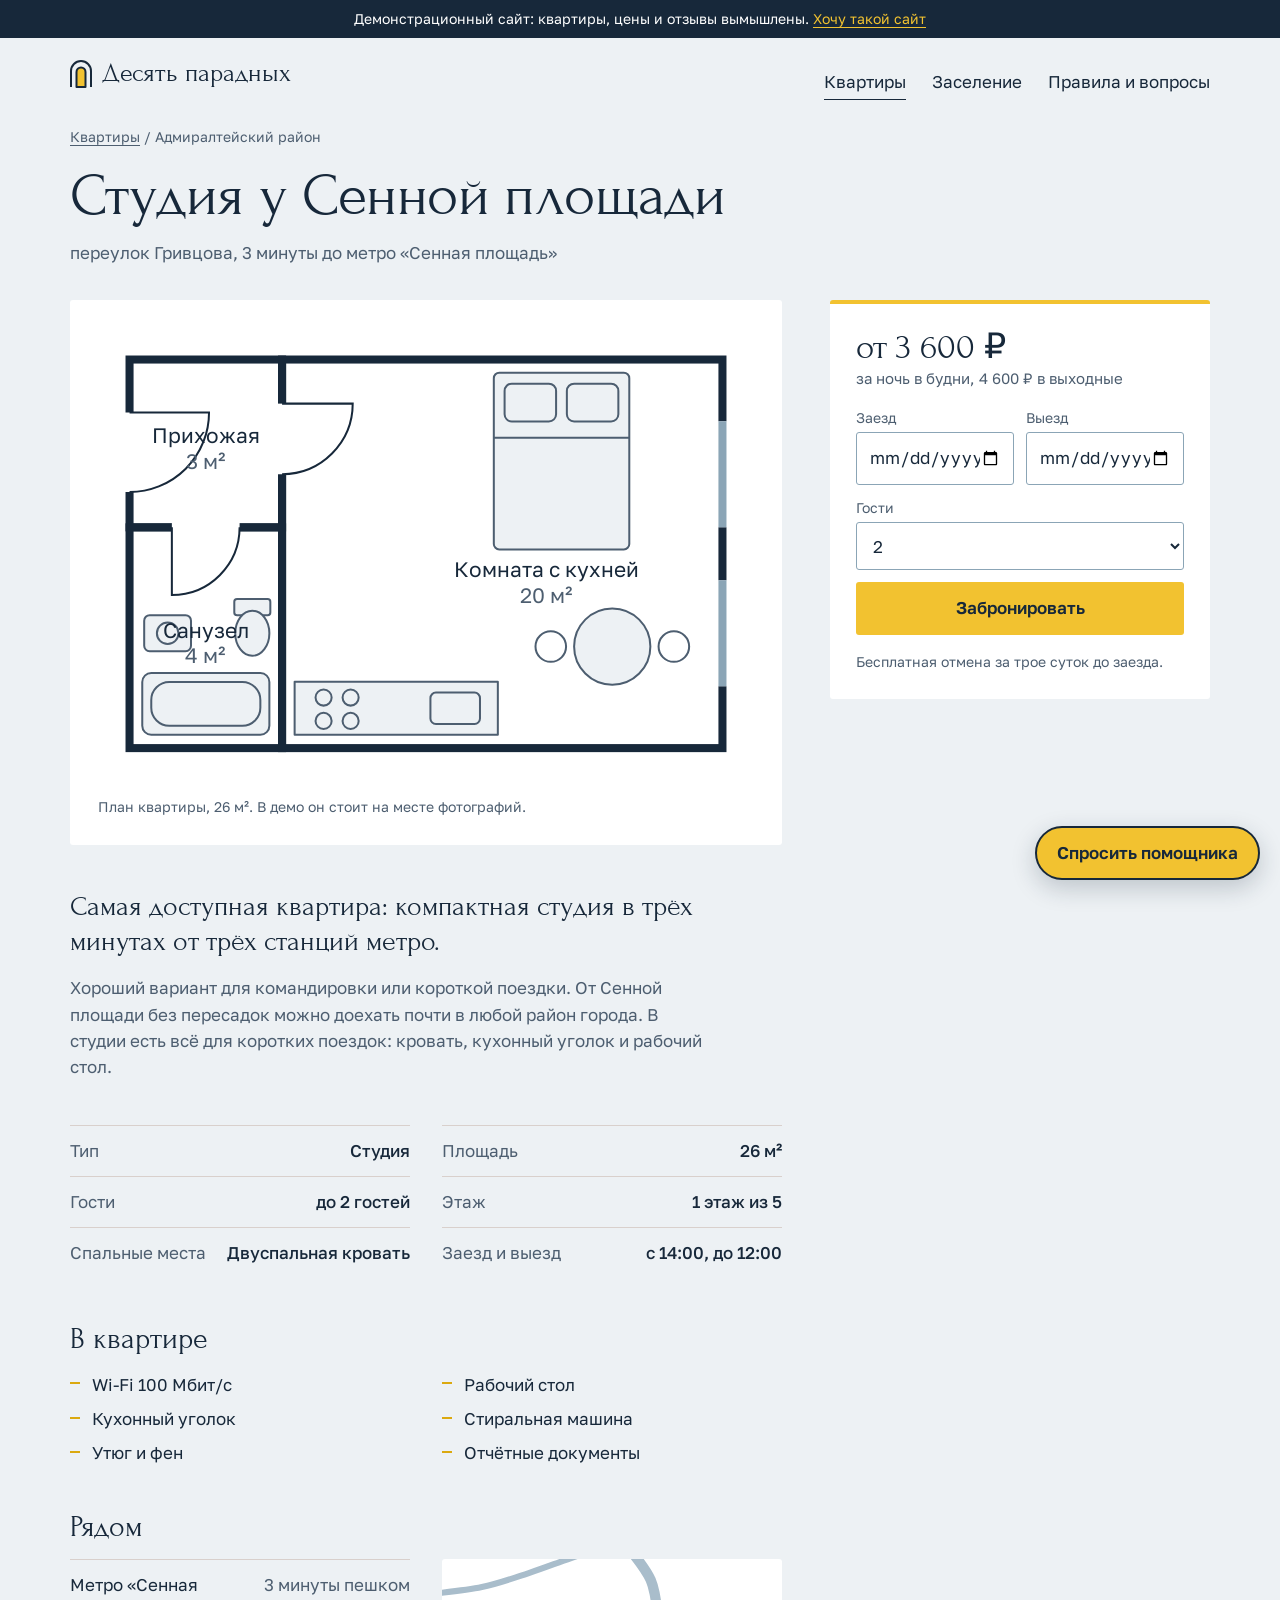
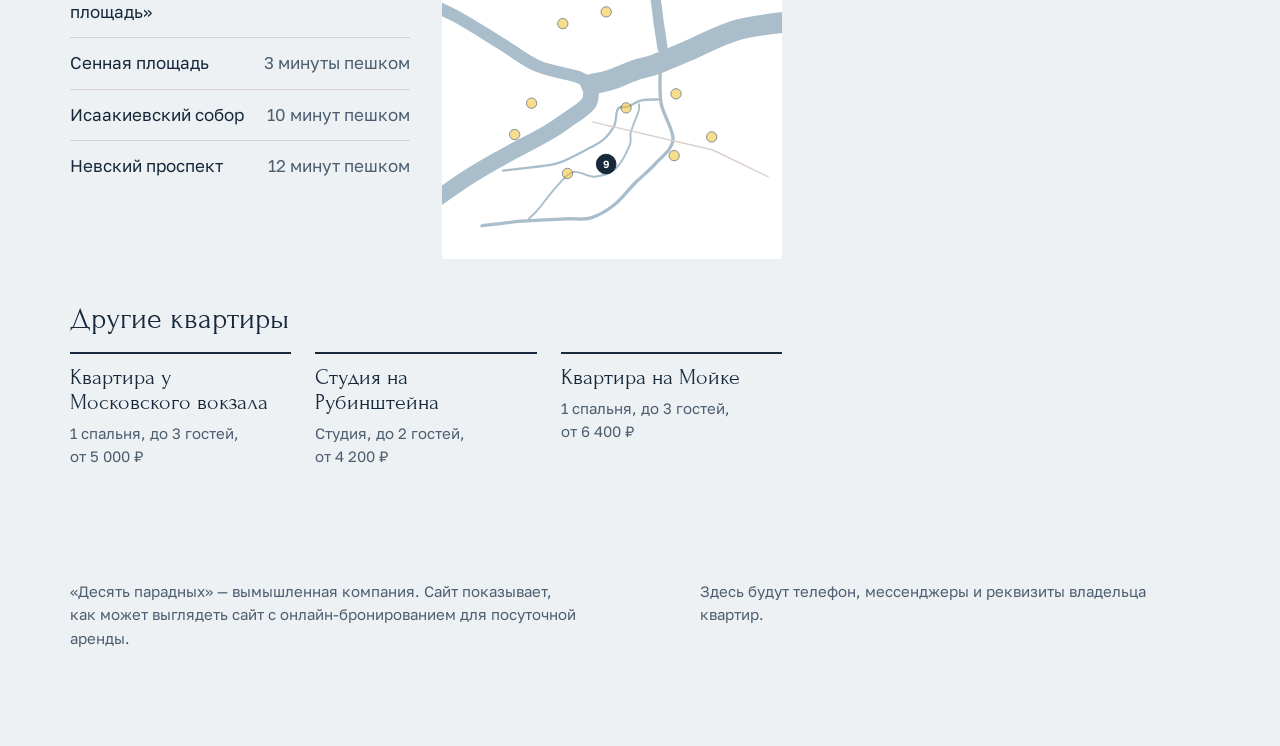
<file: kvartiry/studiya-u-sennoy.html>
<!doctype html>
<html lang="ru">
<head>
<meta charset="utf-8">
<meta name="viewport" content="width=device-width, initial-scale=1">
<title>Студия у Сенной площади посуточно — Десять парадных, Санкт-Петербург</title>
<meta name="description" content="Самая доступная квартира: компактная студия в трёх минутах от трёх станций метро. Студия, 26 м², до 2 гостей, от 3 600 ₽ за ночь.">
<meta name="robots" content="noindex">
<meta property="og:type" content="website">
<meta property="og:title" content="Студия у Сенной площади посуточно — Десять парадных, Санкт-Петербург">
<meta property="og:description" content="Самая доступная квартира: компактная студия в трёх минутах от трёх станций метро. Студия, 26 м², до 2 гостей, от 3 600 ₽ за ночь.">
<meta property="og:locale" content="ru_RU">
<meta name="theme-color" content="#17283a">
<link rel="icon" href="../assets/favicon.svg" type="image/svg+xml">
<link rel="preconnect" href="https://fonts.googleapis.com"><link rel="preconnect" href="https://fonts.gstatic.com" crossorigin><link rel="stylesheet" href="https://fonts.googleapis.com/css2?family=Forum&amp;family=Golos+Text:wght@400;500;600&amp;display=swap">
<link rel="stylesheet" href="../assets/style.css?v=60a13c42">
<script type="application/ld+json">{"@context": "https://schema.org", "@type": "Apartment", "name": "Студия у Сенной площади", "description": "Самая доступная квартира: компактная студия в трёх минутах от трёх станций метро.", "floorSize": {"@type": "QuantitativeValue", "value": 26, "unitCode": "MTK"}, "occupancy": {"@type": "QuantitativeValue", "maxValue": 2}, "address": {"@type": "PostalAddress", "addressLocality": "Санкт-Петербург", "streetAddress": "переулок Гривцова", "addressCountry": "RU"}, "geo": {"@type": "GeoCoordinates", "latitude": 59.9282, "longitude": 30.315}}</script>
</head>
<body>
<p class="demo-note">Демонстрационный сайт: квартиры, цены и отзывы вымышлены. <a href="../index.html#owners">Хочу такой сайт</a></p>
<header class="wrap site-header">
<a class="brand" href="../index.html"><svg viewBox="0 0 22 28" aria-hidden="true" focusable="false"><path d="M1 27V11a10 10 0 0 1 20 0v16" fill="none" stroke="currentColor" stroke-width="2"/><path d="M6.5 27V12a4.5 4.5 0 0 1 9 0v15z" fill="#f2c230" stroke="currentColor" stroke-width="2" stroke-linejoin="round"/></svg>Десять парадных</a>
<nav class="site-nav" aria-label="Основное меню">
<a href="../index.html#kvartiry" aria-current="page">Квартиры</a>
<a href="../index.html#zaselenie">Заселение</a>
<a href="../pravila.html">Правила и вопросы</a>
</nav>
</header>
<main class="wrap">
<p class="crumbs"><a href="../index.html#kvartiry">Квартиры</a> / Адмиралтейский район</p>
<div class="flat-head">
<h1>Студия у Сенной площади</h1>
<p class="flat-where">переулок Гривцова, 3 минуты до метро «Сенная площадь»</p>
</div>
<div class="flat-grid">
<div class="flat-main">
<figure class="flat-plan">
<svg viewBox="0 0 407.7 280.7" role="img" aria-label="План квартиры: Студия у Сенной площади, 26 м²"><rect class="plan-floor" x="19.6" y="19.6" width="94.8" height="104.3"/><rect class="plan-floor" x="19.6" y="123.9" width="94.8" height="137.2"/><rect class="plan-floor" x="114.4" y="19.6" width="273.7" height="241.5"/><rect class="plan-soft" x="246" y="27.8" width="84.2" height="109.8" rx="3.4"/><rect class="plan-item" x="252.7" y="34.6" width="32" height="23.5" rx="4.5"/><rect class="plan-item" x="291.4" y="34.6" width="32" height="23.5" rx="4.5"/><line class="plan-item" x1="246" y1="68.2" x2="330.2" y2="68.2"/><rect class="plan-soft" x="122.2" y="219.9" width="126.3" height="32.9"/><circle class="plan-item" cx="140.2" cy="229.7" r="5"/><circle class="plan-item" cx="157" cy="229.7" r="5"/><circle class="plan-item" cx="140.2" cy="244.2" r="5"/><circle class="plan-item" cx="157" cy="244.2" r="5"/><rect class="plan-item" x="206.6" y="226.6" width="30.8" height="19.5" rx="3.4"/><circle class="plan-soft" cx="319.6" cy="198" r="23.7"/><circle class="plan-item" cx="281.4" cy="198" r="9.5"/><circle class="plan-item" cx="357.9" cy="198" r="9.5"/><rect class="plan-soft" x="27.5" y="214.4" width="79" height="38.4" rx="5.6"/><rect class="plan-item" x="33.1" y="220" width="67.8" height="27.2" rx="11.2"/><rect class="plan-soft" x="84.7" y="168.4" width="22.4" height="10.1" rx="1.7"/><ellipse class="plan-soft" cx="95.9" cy="189.7" rx="10.6" ry="14"/><rect class="plan-soft" x="28.7" y="178.5" width="29.1" height="22.4" rx="3.4"/><circle class="plan-item" cx="43.3" cy="189.7" r="6.7"/><rect class="plan-wall" x="19.6" y="19.6" width="94.8" height="104.3"/><rect class="plan-wall" x="19.6" y="123.9" width="94.8" height="137.2"/><rect class="plan-wall" x="114.4" y="19.6" width="273.7" height="241.5"/><line class="plan-gap" x1="388.1" y1="58" x2="388.1" y2="123.9"/><line class="plan-window" x1="388.1" y1="58" x2="388.1" y2="123.9"/><line class="plan-gap" x1="388.1" y1="156.8" x2="388.1" y2="222.7"/><line class="plan-window" x1="388.1" y1="156.8" x2="388.1" y2="222.7"/><line class="plan-gap" x1="19.6" y1="52.5" x2="19.6" y2="101.9"/><path class="plan-door" d="M19.6 52.5 L69 52.5 A49.4 49.4 0 0 1 19.6 101.9"/><line class="plan-gap" x1="114.4" y1="47" x2="114.4" y2="90.9"/><path class="plan-door" d="M114.4 47 L158.3 47 A43.9 43.9 0 0 1 114.4 90.9"/><line class="plan-gap" x1="45.9" y1="123.9" x2="88" y2="123.9"/><path class="plan-door" d="M45.9 123.9 L45.9 166 A42.1 42.1 0 0 0 88 123.9"/><text class="plan-label" x="67" y="71.7">Прихожая</text><text class="plan-label plan-label-area" x="67" y="87.7">3 м²</text><text class="plan-label" x="67" y="192.5">Санузел</text><text class="plan-label plan-label-area" x="67" y="208.5">4 м²</text><text class="plan-label" x="278.6" y="154.8">Комната с кухней</text><text class="plan-label plan-label-area" x="278.6" y="170.8">20 м²</text></svg>
<figcaption>План квартиры, 26 м². В демо он стоит на месте фотографий.</figcaption>
</figure>
<div>
<p class="flat-lead">Самая доступная квартира: компактная студия в трёх минутах от трёх станций метро.</p>
<p class="flat-text">Хороший вариант для командировки или короткой поездки. От Сенной площади без пересадок можно доехать почти в любой район города. В студии есть всё для коротких поездок: кровать, кухонный уголок и рабочий стол.</p>
</div>
<dl class="facts">
<div><dt>Тип</dt><dd>Студия</dd></div>
<div><dt>Площадь</dt><dd>26 м²</dd></div>
<div><dt>Гости</dt><dd>до 2 гостей</dd></div>
<div><dt>Этаж</dt><dd>1 этаж из 5</dd></div>
<div><dt>Спальные места</dt><dd>Двуспальная кровать</dd></div>
<div><dt>Заезд и выезд</dt><dd>с 14:00, до 12:00</dd></div>
</dl>
<section aria-labelledby="h-in">
<h2 id="h-in">В квартире</h2>
<ul class="ticks"><li>Wi-Fi 100 Мбит/с</li><li>Рабочий стол</li><li>Кухонный уголок</li><li>Стиральная машина</li><li>Утюг и фен</li><li>Отчётные документы</li></ul>
</section>
<section aria-labelledby="h-near">
<h2 id="h-near">Рядом</h2>
<div class="nearby">
<ul><li><span>Метро «Сенная площадь»</span><span>3 минуты пешком</span></li><li><span>Сенная площадь</span><span>3 минуты пешком</span></li><li><span>Исаакиевский собор</span><span>10 минут пешком</span></li><li><span>Невский проспект</span><span>12 минут пешком</span></li></ul>
<svg class="map map-mini" viewBox="0 0 725 639" role="group" aria-label="Схема центра Санкт-Петербурга с квартирами"><path class="map-water" stroke-width="44" d="M775.2 129.8 C751.8 133.1 677.2 138.6 635.1 149.8 C593.0 160.9 552.6 184.2 522.6 196.7 C492.6 209.2 473.8 217.8 455.1 224.6 C436.3 231.5 425.9 232.1 410.1 237.6 C394.2 243.1 375.5 252.6 360.1 257.6 C344.7 262.6 324.7 265.9 317.6 267.6"/><path class="map-water" stroke-width="34" d="M317.6 267.6 C316.7 274.2 321.3 294.7 312.6 307.5 C303.8 320.3 280.1 333.6 265.1 344.4 C250.1 355.3 244.2 359.9 222.5 372.4 C200.9 384.9 163.8 403.2 135.0 419.3 C106.3 435.5 80.9 449.3 50.0 469.2 C19.2 489.2 -33.3 527.5 -50.0 539.1"/><path class="map-water" stroke-width="26" d="M317.6 267.6 C313.0 264.9 309.2 258.3 290.1 251.6 C270.9 244.9 230.0 239.6 202.5 227.6 C175.0 215.7 154.6 197.7 125.0 179.7 C95.4 161.7 56.7 136.4 25.0 119.8 C-6.7 103.2 -50.0 86.5 -65.0 79.9"/><path class="map-water" stroke-width="22" d="M470.1 189.7 C468.8 181.4 466.8 163.9 462.6 139.8 C458.4 115.6 458.0 74.9 445.1 44.9 C432.2 15.0 395.1 -25.8 385.1 -39.9"/><path class="map-water" stroke-width="13" d="M385.1 -39.9 C366.7 -33.6 308.4 -13.6 275.1 -2.0 C241.7 9.7 216.7 19.6 185.0 30.0 C153.4 40.3 120.0 52.4 85.0 59.9 C50.0 67.4 -6.7 72.4 -25.0 74.9"/><path class="map-water" stroke-width="7" d="M465.1 241.6 C465.5 252.9 463.0 285.4 467.6 309.5 C472.2 333.6 494.7 365.2 492.6 386.4 C490.5 407.5 468.8 420.8 455.1 436.3 C441.3 451.8 424.7 464.6 410.1 479.2 C395.5 493.9 383.0 512.0 367.6 524.2 C352.2 536.3 335.1 547.1 317.6 552.1 C300.1 557.1 287.1 552.9 262.6 554.1 C238.0 555.3 199.6 556.6 170.0 559.1 C140.4 561.6 99.2 567.4 85.0 569.1"/><path class="map-water" stroke-width="5" d="M465.1 299.5 C458.4 299.9 436.3 299.0 425.1 301.5 C413.8 304.0 405.9 311.5 397.6 314.5 C389.2 317.5 380.1 312.8 375.1 319.5 C370.1 326.1 372.6 343.6 367.6 354.4 C362.6 365.2 353.4 376.6 345.1 384.4 C336.7 392.2 333.4 393.0 317.6 401.4 C301.7 409.7 271.3 427.1 250.1 434.3 C228.8 441.5 210.0 441.5 190.0 444.3 C170.0 447.1 140.0 450.1 130.0 451.3"/><path class="map-water" stroke-width="4" d="M420.1 309.5 C419.9 312.0 422.0 314.5 419.1 324.5 C416.2 334.5 405.8 357.3 402.6 369.4 C399.4 381.6 405.5 384.4 400.1 397.4 C394.7 410.3 382.6 436.1 370.1 447.3 C357.6 458.4 340.1 463.1 325.1 464.3 C310.1 465.4 293.4 450.9 280.1 454.3 C266.7 457.6 257.6 470.9 245.1 484.2 C232.5 497.5 215.0 522.5 205.0 534.1 C195.0 545.8 188.4 550.8 185.0 554.1"/><path class="map-street" d="M320.1 347.4 L577.6 407.3 L695.1 464.3"/><text class="map-label map-label-water" x="575.1" y="186.7" text-anchor="middle" transform="rotate(-16 575.1 186.7)" aria-hidden="true">Нева</text><text class="map-label" x="12.5" y="241.6" text-anchor="start" aria-hidden="true">Васильевский остров</text><text class="map-label" x="320.1" y="54.9" text-anchor="middle" aria-hidden="true">Петроградская сторона</text><text class="map-label" x="417.6" y="389.4" text-anchor="middle" transform="rotate(13 417.6 389.4)" aria-hidden="true">Невский</text><text class="map-label" x="175.0" y="511.2" text-anchor="middle" aria-hidden="true">Коломна</text><a class="map-pin is-dim" href="../kvartiry/studiya-na-rubinshteyna.html" aria-label="Студия на Рубинштейна"><circle cx="495.1" cy="419.3" r="16"/><text x="495.1" y="419.3">1</text></a><a class="map-pin is-dim" href="../kvartiry/kvartira-na-moyke.html" aria-label="Квартира на Мойке"><circle cx="392.6" cy="317.5" r="16"/><text x="392.6" y="317.5">2</text></a><a class="map-pin is-dim" href="../kvartiry/kvartira-u-letnego-sada.html" aria-label="Квартира у Летнего сада"><circle cx="499.1" cy="287.5" r="16"/><text x="499.1" y="287.5">3</text></a><a class="map-pin is-dim" href="../kvartiry/kvartira-na-pyatoy-linii.html" aria-label="Квартира на 5-й линии"><circle cx="191.0" cy="307.5" r="16"/><text x="191.0" y="307.5">4</text></a><a class="map-pin is-dim" href="../kvartiry/studiya-u-blagoveshchenskogo-mosta.html" aria-label="Студия у Благовещенского моста"><circle cx="155.0" cy="374.4" r="16"/><text x="155.0" y="374.4">5</text></a><a class="map-pin is-dim" href="../kvartiry/kvartira-na-bolshom-prospekte.html" aria-label="Квартира на Большом проспекте"><circle cx="257.6" cy="137.8" r="16"/><text x="257.6" y="137.8">6</text></a><a class="map-pin is-dim" href="../kvartiry/kvartira-u-avstriyskoy-ploshchadi.html" aria-label="Квартира у Австрийской площади"><circle cx="350.1" cy="112.8" r="16"/><text x="350.1" y="112.8">7</text></a><a class="map-pin is-dim" href="../kvartiry/kvartira-u-mariinskogo.html" aria-label="Квартира у Мариинского театра"><circle cx="267.6" cy="457.3" r="16"/><text x="267.6" y="457.3">8</text></a><a class="map-pin is-dim" href="../kvartiry/kvartira-u-moskovskogo-vokzala.html" aria-label="Квартира у Московского вокзала"><circle cx="575.1" cy="379.4" r="16"/><text x="575.1" y="379.4">10</text></a><g class="map-pin is-active" aria-hidden="true"><circle cx="350.1" cy="437.3" r="16"/><text x="350.1" y="437.3">9</text></g></svg>
</div>
</section>
<section aria-labelledby="h-others">
<h2 id="h-others">Другие квартиры</h2>
<ul class="others"><li><a href="kvartira-u-moskovskogo-vokzala.html"><strong>Квартира у Московского вокзала</strong><span>1 спальня, до 3 гостей, от 5 000 ₽</span></a></li><li><a href="studiya-na-rubinshteyna.html"><strong>Студия на Рубинштейна</strong><span>Студия, до 2 гостей, от 4 200 ₽</span></a></li><li><a href="kvartira-na-moyke.html"><strong>Квартира на Мойке</strong><span>1 спальня, до 3 гостей, от 6 400 ₽</span></a></li></ul>
</section>
</div>
<aside class="booking" aria-label="Бронирование">
<p class="booking-price">от 3 600 ₽<small>за ночь в будни, 4 600 ₽ в выходные</small></p>
<form class="booking-form" id="bron" data-booking data-name="Студия у Сенной площади" data-price="3600" data-weekend="4600" data-min="1" data-deposit="3000" novalidate>
<div class="field"><label for="b-in">Заезд</label><input id="b-in" name="in" type="date" required></div>
<div class="field"><label for="b-out">Выезд</label><input id="b-out" name="out" type="date" required></div>
<div class="field field-wide"><label for="b-g">Гости</label><select id="b-g" name="g"><option value="1">1</option><option value="2" selected>2</option></select></div>
<p class="form-error" data-error role="alert"></p>
<button class="button" type="submit">Забронировать</button>
</form>
<div class="booking-total" data-total hidden aria-live="polite"></div>
<p class="booking-note">Бесплатная отмена за трое суток до заезда.</p>
</aside>
</div>
</main>
<dialog data-dialog aria-labelledby="h-dialog">
<h2 id="h-dialog">Здесь откроется оплата</h2>
<p class="dialog-summary" data-dialog-summary></p>
<p>Это демонстрационный сайт, поэтому бронь не создаётся и данные никуда не отправляются.</p>
<p>На рабочем сайте на этом шаге открывается модуль бронирования: гость вводит контакты, вносит предоплату и получает подтверждение на почту.</p>
<form method="dialog"><button class="button" type="submit">Понятно</button></form>
</dialog>
<footer class="site-footer">
<div class="wrap footer-grid">
<p>«Десять парадных» — вымышленная компания. Сайт показывает, как может выглядеть сайт с онлайн-бронированием для посуточной аренды.</p>
<p>Здесь будут телефон, мессенджеры и реквизиты владельца квартир.</p>
</div>
</footer>
<nav class="bottom-bar" aria-label="Быстрые действия">
<a href="../index.html#kvartiry"><svg viewBox="0 0 24 24" aria-hidden="true"><path d="M3 11l9-7 9 7M5 10v10h14V10"/></svg>Квартиры</a>
<a class="bottom-bar-main" href="#bron"><svg viewBox="0 0 24 24" aria-hidden="true"><rect x="4" y="5" width="16" height="15" rx="2"/><path d="M4 10h16M9 3v4M15 3v4"/></svg>Даты</a>
<button type="button" data-chat-open><svg viewBox="0 0 24 24" aria-hidden="true"><path d="M4 20l1.5-4A8 8 0 1 1 9 19.5z"/></svg>Помощник</button>
</nav>
<script src="../assets/app.js?v=4893074e" defer></script>
<script src="../assets/chat.js?v=47f92ba4" defer data-root="../" data-data="assets/flats.json?v=7e2017c2" data-flat="studiya-u-sennoy"></script>
</body>
</html>
</file>
<file: assets/style.css>
/* Десять парадных — демонстрационный сайт посуточной аренды.
   Палитра взята из города: бледное небо белой ночи, чернильная вода Невы,
   жёлтая охра классических фасадов, патина медных крыш, розоватый гранит набережных. */

:root {
  --sky: #edf1f4;
  --paper: #ffffff;
  --ink: #17283a;
  --ink-soft: #4d5e70;
  --water: #a9bdcb;
  --water-deep: #8ba5b6;
  --facade: #f2c230;
  --facade-deep: #dba90f;
  --patina: #2d6455;
  --granite: #d9d0cc;
  --error: #a3271f;

  --font-display: "Forum", "Georgia", "Times New Roman", serif;
  --font-text: "Golos Text", system-ui, -apple-system, "Segoe UI", Roboto, Arial, sans-serif;

  --wrap: 1180px;
  --gutter: 20px;
}

*,
*::before,
*::after {
  box-sizing: border-box;
}

html {
  -webkit-text-size-adjust: 100%;
  scroll-behavior: smooth;
}

body {
  margin: 0;
  background: var(--sky);
  color: var(--ink);
  font-family: var(--font-text);
  font-size: 17px;
  line-height: 1.55;
}

img,
svg {
  max-width: 100%;
  display: block;
}

a {
  color: var(--patina);
  text-underline-offset: 0.18em;
  text-decoration-thickness: 1px;
}

a:hover {
  color: var(--ink);
}

:focus-visible {
  outline: 3px solid var(--ink);
  outline-offset: 2px;
}

h1,
h2,
h3 {
  font-family: var(--font-display);
  font-weight: 400;
  line-height: 1.08;
  margin: 0;
  text-wrap: balance;
}

h1 {
  font-size: clamp(2.6rem, 6.2vw, 4.75rem);
  letter-spacing: -0.01em;
  line-height: 1;
}

h2 {
  font-size: clamp(1.9rem, 3.4vw, 2.75rem);
}

h3 {
  font-size: 1.5rem;
}

p {
  margin: 0;
}

.wrap {
  max-width: var(--wrap);
  margin-inline: auto;
  padding-inline: var(--gutter);
}

.visually-hidden {
  position: absolute;
  width: 1px;
  height: 1px;
  overflow: hidden;
  clip-path: inset(50%);
  white-space: nowrap;
}

/* ---------- Пометка о демо и шапка ---------- */

.demo-note {
  background: var(--ink);
  color: #fff;
  font-size: 0.875rem;
  padding: 8px var(--gutter);
  text-align: center;
}

.demo-note a {
  color: var(--facade);
  white-space: nowrap;
}

.site-header {
  display: flex;
  flex-wrap: wrap;
  align-items: baseline;
  justify-content: space-between;
  gap: 8px 32px;
  padding-block: 22px;
}

.brand {
  display: inline-flex;
  align-items: center;
  gap: 10px;
  font-family: var(--font-display);
  font-size: 1.6rem;
  line-height: 1;
  color: var(--ink);
  text-decoration: none;
}

.brand svg {
  width: 22px;
  height: 28px;
  flex: none;
}

.site-nav {
  display: flex;
  flex-wrap: wrap;
  gap: 6px 26px;
}

.site-nav a {
  color: var(--ink);
  text-decoration: none;
  padding-block: 4px;
  border-bottom: 1px solid transparent;
}

.site-nav a:hover,
.site-nav a[aria-current="page"] {
  border-bottom-color: var(--ink);
}

/* ---------- Кнопки и поля ---------- */

.button {
  display: inline-block;
  font: inherit;
  font-weight: 600;
  color: var(--ink);
  background: var(--facade);
  border: 0;
  border-radius: 3px;
  padding: 13px 22px;
  cursor: pointer;
  text-decoration: none;
  text-align: center;
}

.button:hover {
  background: var(--facade-deep);
  color: var(--ink);
}

.button-quiet {
  background: transparent;
  border: 1px solid var(--ink);
  padding: 12px 21px;
}

.button-quiet:hover {
  background: var(--ink);
  color: #fff;
}

.field {
  display: grid;
  gap: 4px;
  min-width: 0;
}

.field label {
  font-size: 0.875rem;
  color: var(--ink-soft);
}

.field input,
.field select {
  font: inherit;
  color: var(--ink);
  background: var(--paper);
  border: 1px solid var(--water-deep);
  border-radius: 3px;
  padding: 11px 12px;
  min-height: 48px;
  width: 100%;
  min-width: 0;
}

.form-error {
  color: var(--error);
  font-size: 0.9375rem;
  margin-top: 10px;
}

.form-error:empty {
  display: none;
}

/* ---------- Первый экран ---------- */

.hero {
  display: grid;
  grid-template-columns: minmax(0, 5fr) minmax(0, 6fr);
  gap: 48px;
  align-items: center;
  padding-block: 28px 72px;
}

/* Панорама города под первым экраном: стоит на границе неба и белой секции */
.skyline {
  margin-top: -34px;
  line-height: 0;
  pointer-events: none;
}

.skyline svg {
  width: 100%;
  height: max(10.92vw, 124px);
}

/* Цвета подобраны как смесь неба и воды, чтобы силуэты не темнели в местах наложения */
.skyline-near {
  fill: #c3d0da;
}

.skyline-far {
  fill: #d6dfe6;
}

.hero h1 {
  font-size: clamp(2.3rem, 4.5vw, 3.6rem);
  line-height: 1.04;
}

.hero-lead {
  font-size: 1.1875rem;
  max-width: 30em;
  margin-top: 22px;
  color: var(--ink-soft);
}

.search {
  margin-top: 30px;
  display: grid;
  grid-template-columns: 1fr 1fr 0.8fr;
  gap: 12px;
  align-items: end;
}

.search .button,
.search .form-error {
  grid-column: 1 / -1;
}

.search .form-error {
  margin-top: 0;
}

.search-hint {
  font-size: 0.875rem;
  color: var(--ink-soft);
  margin-top: 12px;
  max-width: 34em;
}

.map-figure {
  margin: 0;
}

.map {
  width: 100%;
  height: auto;
  background: var(--paper);
  border-radius: 3px;
}

.map-water {
  fill: none;
  stroke: var(--water);
  stroke-linecap: round;
  stroke-linejoin: round;
}

.map-street {
  fill: none;
  stroke: var(--granite);
  stroke-width: 3;
  stroke-linecap: round;
}

.map-label {
  font-family: var(--font-text);
  font-size: 15px;
  fill: var(--ink-soft);
}

.map-label-water {
  font-family: var(--font-display);
  font-size: 24px;
  fill: #fff;
  letter-spacing: 0.06em;
}

.map-pin circle {
  fill: var(--facade);
  stroke: var(--ink);
  stroke-width: 2;
  transition: r 0.15s ease;
}

.map-pin text {
  font-family: var(--font-text);
  font-weight: 600;
  font-size: 17px;
  fill: var(--ink);
  text-anchor: middle;
  dominant-baseline: central;
  pointer-events: none;
}

.map-pin:hover circle,
.map-pin:focus-visible circle,
.map-pin.is-active circle {
  fill: var(--ink);
}

.map-pin:hover text,
.map-pin:focus-visible text,
.map-pin.is-active text {
  fill: #fff;
}

.map-pin.is-dim {
  opacity: 0.3;
}

.map-pin:focus-visible {
  outline: none;
}

.map-pin:focus-visible circle {
  stroke-width: 4;
}

.map-mini .map-label {
  display: none;
}

.map-mini .map-pin circle {
  r: 21px;
}

.map-mini .map-pin text {
  font-size: 22px;
}

.map-mini .map-pin.is-dim text {
  display: none;
}

.map-mini .map-pin.is-dim circle {
  r: 11px;
}

.map-mini .map-pin.is-dim {
  opacity: 0.55;
}

.map-figure figcaption {
  font-size: 0.875rem;
  color: var(--ink-soft);
  margin-top: 10px;
}

/* ---------- Секции ---------- */

.section {
  padding-block: 72px;
}

.section-paper {
  background: var(--paper);
}

.section-head {
  display: flex;
  flex-wrap: wrap;
  align-items: baseline;
  justify-content: space-between;
  gap: 10px 32px;
  margin-bottom: 34px;
}

.section-note {
  color: var(--ink-soft);
  max-width: 36em;
}

.result {
  display: flex;
  flex-wrap: wrap;
  align-items: baseline;
  gap: 6px 18px;
  color: var(--ink-soft);
}

.result[hidden],
.section-note[hidden] {
  display: none;
}

.result strong {
  color: var(--ink);
  font-weight: 600;
}

.link-button {
  font: inherit;
  color: var(--patina);
  background: none;
  border: 0;
  padding: 0;
  cursor: pointer;
  text-decoration: underline;
  text-underline-offset: 0.18em;
  text-decoration-thickness: 1px;
}

/* ---------- Каталог ---------- */

.cards {
  display: grid;
  grid-template-columns: repeat(2, minmax(0, 1fr));
  gap: 40px 32px;
  list-style: none;
  margin: 0;
  padding: 0;
}

.card[hidden] {
  display: none;
}

.card-plan {
  position: relative;
  display: block;
  background: var(--sky);
  border-radius: 3px;
  aspect-ratio: 3 / 2;
  padding: 22px;
}

.card-plan svg {
  width: 100%;
  height: 100%;
}

.card-num {
  position: absolute;
  top: 14px;
  left: 14px;
  width: 34px;
  height: 34px;
  display: grid;
  place-items: center;
  border-radius: 50%;
  background: var(--facade);
  border: 2px solid var(--ink);
  color: var(--ink);
  font-weight: 600;
  font-size: 0.9375rem;
  line-height: 1;
}

.card.is-active .card-num {
  background: var(--ink);
  color: #fff;
}

.card-body {
  padding-top: 16px;
  display: grid;
  grid-template-columns: 1fr auto;
  gap: 4px 20px;
  align-items: start;
}

.card-body h3 a {
  color: var(--ink);
  text-decoration: none;
}

.card-body h3 a:hover {
  text-decoration: underline;
  text-decoration-thickness: 1px;
}

.card-where,
.card-facts {
  grid-column: 1;
  color: var(--ink-soft);
  font-size: 0.9375rem;
}

.card-price {
  grid-column: 2;
  grid-row: 1 / span 3;
  text-align: right;
  font-size: 0.9375rem;
  color: var(--ink-soft);
  white-space: nowrap;
}

.price-main {
  display: block;
  font-family: var(--font-display);
  font-size: 1.75rem;
  line-height: 1.1;
  color: var(--ink);
}

.cards-empty {
  background: var(--sky);
  border-radius: 3px;
  padding: 28px;
  max-width: 40em;
}

.cards-empty[hidden] {
  display: none;
}

/* ---------- План квартиры ---------- */

.plan-floor {
  fill: var(--paper);
}

.plan-wall {
  fill: none;
  stroke: var(--ink);
  stroke-width: 5;
  stroke-linejoin: miter;
  stroke-linecap: square;
}

.plan-gap {
  stroke: var(--paper);
  stroke-width: 7;
  stroke-linecap: butt;
}

.plan-window {
  stroke: var(--water-deep);
  stroke-width: 5;
  stroke-linecap: butt;
}

.plan-door {
  fill: none;
  stroke: var(--ink);
  stroke-width: 1.25;
}

.plan-item {
  fill: none;
  stroke: var(--ink-soft);
  stroke-width: 1.25;
  stroke-linejoin: round;
}

.plan-soft {
  fill: var(--sky);
  stroke: var(--ink-soft);
  stroke-width: 1.25;
  stroke-linejoin: round;
}

.plan-label {
  font-family: var(--font-text);
  font-size: 13px;
  fill: var(--ink);
  text-anchor: middle;
}

.plan-label-area {
  fill: var(--ink-soft);
}

/* ---------- Преимущества, шаги, отзывы ---------- */

.reasons {
  display: grid;
  grid-template-columns: repeat(3, minmax(0, 1fr));
  gap: 32px;
  list-style: none;
  margin: 0;
  padding: 0;
}

.reasons li {
  border-top: 2px solid var(--ink);
  padding-top: 16px;
}

.reasons h3 {
  margin-bottom: 8px;
}

.reasons p {
  color: var(--ink-soft);
}

.steps {
  display: grid;
  grid-template-columns: repeat(4, minmax(0, 1fr));
  gap: 28px;
  list-style: none;
  margin: 0;
  padding: 0;
  counter-reset: step;
}

.steps li {
  counter-increment: step;
}

.steps li::before {
  content: counter(step);
  display: block;
  font-family: var(--font-display);
  font-size: 3.25rem;
  line-height: 1;
  color: var(--facade-deep);
  margin-bottom: 10px;
}

.steps h3 {
  font-family: var(--font-text);
  font-size: 1.0625rem;
  font-weight: 600;
  line-height: 1.3;
  margin-bottom: 6px;
}

.steps p {
  color: var(--ink-soft);
  font-size: 0.9375rem;
}

.reviews {
  display: grid;
  grid-template-columns: repeat(3, minmax(0, 1fr));
  gap: 32px;
  margin: 0;
  padding: 0;
  list-style: none;
}

.reviews blockquote {
  margin: 0;
  font-family: var(--font-display);
  font-size: 1.375rem;
  line-height: 1.3;
}

.reviews footer {
  margin-top: 12px;
  font-size: 0.9375rem;
  color: var(--ink-soft);
}

/* ---------- Цифры ---------- */

.stats {
  border-bottom: 1px solid var(--granite);
}

.stats-list {
  display: grid;
  grid-template-columns: repeat(4, minmax(0, 1fr));
  gap: 24px;
  list-style: none;
  margin: 0 auto;
  padding-block: 40px;
}

.stats-list li {
  display: flex;
  flex-direction: column;
  gap: 2px;
}

.stats-list strong {
  font-family: var(--font-display);
  font-weight: 400;
  font-size: 2.75rem;
  line-height: 1.1;
}

.stats-list span {
  color: var(--ink-soft);
}

/* ---------- Поводы ---------- */

.occasions {
  display: grid;
  grid-template-columns: repeat(4, minmax(0, 1fr));
  gap: 24px;
  list-style: none;
  margin: 0;
  padding: 0;
}

.occasions > li {
  background: var(--paper);
  border-radius: 6px;
  padding: 22px;
}

.occasions h3 {
  margin-bottom: 6px;
}

.occasions p {
  color: var(--ink-soft);
  font-size: 0.9375rem;
  margin-bottom: 12px;
}

.occasions ul {
  list-style: none;
  margin: 0;
  padding: 0;
  display: grid;
  gap: 6px;
  font-size: 0.9375rem;
}

/* ---------- Выгоды ---------- */

.offers {
  display: grid;
  grid-template-columns: repeat(3, minmax(0, 1fr));
  gap: 24px;
  list-style: none;
  margin: 0;
  padding: 0;
}

.offers li {
  background: var(--ink);
  color: #fff;
  border-radius: 6px;
  padding: 26px;
}

.offer-big {
  display: block;
  font-family: var(--font-display);
  font-size: 2.5rem;
  line-height: 1.1;
  color: var(--facade);
  margin-bottom: 10px;
}

.offers h3 {
  margin-bottom: 6px;
}

.offers p {
  color: #d6dde4;
}

.offers-cta {
  margin-top: 28px;
}

/* ---------- Отзывы: оценка и источник ---------- */

.review-top {
  display: flex;
  justify-content: space-between;
  align-items: center;
  gap: 8px;
  margin-bottom: 12px;
}

.stars {
  color: var(--facade-deep);
  letter-spacing: 2px;
}

.tag {
  font-size: 0.8125rem;
  font-weight: 600;
  background: var(--paper);
  border: 1px solid var(--granite);
  border-radius: 999px;
  padding: 3px 10px;
}

/* ---------- Призыв связаться ---------- */

.contact-inner {
  max-width: 44em;
  text-align: center;
}

.contact-inner h2 {
  margin-bottom: 12px;
}

.contact-inner p {
  color: var(--ink-soft);
  margin-bottom: 20px;
}

/* ---------- Нижнее меню на телефоне ---------- */

.bottom-bar {
  display: none;
}

/* ---------- Вопросы ---------- */

.faq {
  max-width: 46em;
}

.faq details {
  border-top: 1px solid var(--granite);
}

.faq details:last-child {
  border-bottom: 1px solid var(--granite);
}

.faq summary {
  cursor: pointer;
  padding: 16px 32px 16px 0;
  font-weight: 600;
  list-style: none;
  position: relative;
}

.faq summary::-webkit-details-marker {
  display: none;
}

.faq summary::after {
  content: "+";
  position: absolute;
  right: 4px;
  top: 12px;
  font-family: var(--font-display);
  font-size: 1.6rem;
  line-height: 1;
}

.faq details[open] summary::after {
  content: "−";
}

.faq details p {
  padding-bottom: 18px;
  color: var(--ink-soft);
  max-width: 40em;
}

/* ---------- Блок для собственников ---------- */

.owners {
  background: var(--ink);
  color: #fff;
}

.owners-grid {
  display: grid;
  grid-template-columns: minmax(0, 5fr) minmax(0, 6fr);
  gap: 48px;
  align-items: start;
}

.owners p {
  color: #c9d3dc;
  margin-top: 18px;
  max-width: 30em;
}

.owners ul {
  margin: 0;
  padding: 0;
  list-style: none;
  display: grid;
  gap: 0;
}

.owners li {
  padding: 14px 0;
  border-top: 1px solid rgba(255, 255, 255, 0.22);
  color: #c9d3dc;
}

.owners li strong {
  display: block;
  color: #fff;
  font-weight: 600;
}

.owners .button {
  margin-top: 26px;
}

.owners-contact {
  color: var(--facade) !important;
}

/* ---------- Подвал ---------- */

.site-footer {
  padding-block: 40px 56px;
  font-size: 0.9375rem;
  color: var(--ink-soft);
}

.footer-grid {
  display: flex;
  flex-wrap: wrap;
  justify-content: space-between;
  gap: 18px 48px;
}

.footer-grid p {
  max-width: 34em;
}

/* ---------- Страница квартиры ---------- */

.crumbs {
  font-size: 0.875rem;
  color: var(--ink-soft);
  padding-top: 4px;
}

.crumbs a {
  color: var(--ink-soft);
}

.flat-head {
  padding-block: 18px 34px;
}

.flat-head h1 {
  font-size: clamp(2.3rem, 5vw, 3.75rem);
}

.flat-where {
  margin-top: 14px;
  color: var(--ink-soft);
  font-size: 1.0625rem;
}

.flat-grid {
  display: grid;
  grid-template-columns: minmax(0, 1fr) 380px;
  gap: 48px;
  align-items: start;
  padding-bottom: 72px;
}

.flat-grid > * {
  min-width: 0;
}

.flat-main > * + * {
  margin-top: 44px;
}

.flat-plan {
  background: var(--paper);
  border-radius: 3px;
  padding: 28px;
  margin: 0;
}

.flat-plan svg {
  width: 100%;
  height: auto;
  max-height: 460px;
}

.flat-plan figcaption {
  font-size: 0.875rem;
  color: var(--ink-soft);
  margin-top: 16px;
}

.flat-lead {
  font-family: var(--font-display);
  font-size: clamp(1.4rem, 2.4vw, 1.75rem);
  line-height: 1.25;
  max-width: 28em;
}

.flat-text {
  margin-top: 16px !important;
  max-width: 38em;
  color: var(--ink-soft);
}

.facts {
  display: grid;
  grid-template-columns: repeat(2, minmax(0, 1fr));
  gap: 0 32px;
  margin-inline: 0;
  margin-bottom: 0;
}

.facts div {
  display: flex;
  justify-content: space-between;
  gap: 16px;
  padding: 12px 0;
  border-top: 1px solid var(--granite);
}

.facts dt {
  color: var(--ink-soft);
}

.facts dd {
  margin: 0;
  text-align: right;
  font-weight: 500;
}

.flat-main h2 {
  font-size: 1.9rem;
  margin-bottom: 16px;
}

.ticks {
  display: grid;
  grid-template-columns: repeat(2, minmax(0, 1fr));
  gap: 8px 32px;
  list-style: none;
  margin: 0;
  padding: 0;
}

.ticks li {
  padding-left: 22px;
  position: relative;
}

.ticks li::before {
  content: "";
  position: absolute;
  left: 0;
  top: 0.62em;
  width: 10px;
  height: 2px;
  background: var(--facade-deep);
}

.nearby {
  display: grid;
  grid-template-columns: minmax(0, 1fr) minmax(0, 1fr);
  gap: 32px;
  align-items: start;
}

.nearby ul {
  list-style: none;
  margin: 0;
  padding: 0;
}

.nearby li {
  display: flex;
  justify-content: space-between;
  gap: 16px;
  padding: 12px 0;
  border-top: 1px solid var(--granite);
}

.nearby li span:last-child {
  color: var(--ink-soft);
  white-space: nowrap;
}

.booking {
  position: sticky;
  top: 20px;
  background: var(--paper);
  border-radius: 3px;
  padding: 26px;
  border-top: 4px solid var(--facade);
}

.booking-price {
  font-family: var(--font-display);
  font-size: 2.2rem;
  line-height: 1.05;
}

.booking-price small {
  display: block;
  font-family: var(--font-text);
  font-size: 0.9375rem;
  color: var(--ink-soft);
  margin-top: 4px;
}

.booking-form {
  margin-top: 20px;
  display: grid;
  grid-template-columns: 1fr 1fr;
  gap: 12px;
}

.booking-form .field-wide,
.booking-form .button,
.booking-form .form-error {
  grid-column: 1 / -1;
}

.booking-form .form-error {
  margin-top: 0;
}

.booking-total {
  margin-top: 18px;
  padding-top: 16px;
  border-top: 1px solid var(--granite);
  font-size: 0.9375rem;
  color: var(--ink-soft);
}

.booking-total[hidden] {
  display: none;
}

.booking-total div {
  display: flex;
  justify-content: space-between;
  gap: 16px;
  padding-block: 3px;
}

.booking-total .sum {
  color: var(--ink);
  font-weight: 600;
  font-size: 1.0625rem;
  padding-top: 10px;
}

.booking-note {
  margin-top: 16px;
  font-size: 0.875rem;
  color: var(--ink-soft);
}

.others {
  list-style: none;
  margin: 0;
  padding: 0;
  display: grid;
  grid-template-columns: repeat(3, minmax(0, 1fr));
  gap: 24px;
}

.others a {
  display: block;
  color: var(--ink);
  text-decoration: none;
  border-top: 2px solid var(--ink);
  padding-top: 12px;
}

.others a:hover strong {
  text-decoration: underline;
  text-decoration-thickness: 1px;
}

.others strong {
  display: block;
  font-family: var(--font-display);
  font-weight: 400;
  font-size: 1.35rem;
  line-height: 1.15;
}

.others span {
  display: block;
  font-size: 0.9375rem;
  color: var(--ink-soft);
  margin-top: 6px;
}

/* ---------- Окно демо-брони ---------- */

dialog {
  border: 0;
  border-radius: 3px;
  padding: 32px;
  max-width: min(520px, calc(100vw - 32px));
  color: var(--ink);
  background: var(--paper);
  border-top: 4px solid var(--facade);
}

dialog::backdrop {
  background: rgba(23, 40, 58, 0.6);
}

dialog h2 {
  font-size: 1.9rem;
  margin-bottom: 14px;
}

dialog p + p {
  margin-top: 12px;
}

dialog p {
  color: var(--ink-soft);
}

dialog .dialog-summary {
  color: var(--ink);
  font-weight: 500;
}

dialog form {
  margin-top: 24px;
}

/* ---------- Помощник в чате ---------- */

.chat-launcher {
  position: fixed;
  right: 20px;
  bottom: 20px;
  z-index: 20;
  font: inherit;
  font-weight: 600;
  color: var(--ink);
  background: var(--facade);
  border: 2px solid var(--ink);
  border-radius: 999px;
  padding: 12px 20px;
  cursor: pointer;
  box-shadow: 0 8px 24px rgba(23, 40, 58, 0.22);
}

.chat-launcher:hover {
  background: var(--facade-deep);
}

.chat-launcher[hidden],
.chat-panel[hidden] {
  display: none;
}

.chat-panel {
  position: fixed;
  right: 20px;
  bottom: 20px;
  z-index: 21;
  width: 384px;
  height: min(620px, calc(100dvh - 40px));
  display: flex;
  flex-direction: column;
  background: var(--paper);
  border-radius: 6px;
  overflow: hidden;
  box-shadow: 0 16px 48px rgba(23, 40, 58, 0.28);
}

.chat-head {
  display: flex;
  align-items: flex-start;
  justify-content: space-between;
  gap: 12px;
  background: var(--ink);
  color: #fff;
  padding: 14px 12px 14px 18px;
}

.chat-title {
  font-family: var(--font-display);
  font-size: 1.4rem;
  line-height: 1.1;
}

.chat-sub {
  font-size: 0.8125rem;
  line-height: 1.4;
  color: #c9d3dc;
  margin-top: 6px;
}

.chat-close {
  font: inherit;
  font-size: 1.6rem;
  line-height: 1;
  color: #fff;
  background: none;
  border: 0;
  width: 40px;
  height: 40px;
  flex: none;
  cursor: pointer;
  border-radius: 3px;
}

.chat-close:hover {
  background: rgba(255, 255, 255, 0.14);
}

.chat-close:focus-visible {
  outline-color: var(--facade);
}

.chat-log {
  flex: 1;
  overflow-y: auto;
  overscroll-behavior: contain;
  padding: 16px;
  display: flex;
  flex-direction: column;
  gap: 10px;
}

.chat-msg {
  max-width: 88%;
  padding: 10px 13px;
  border-radius: 4px;
  font-size: 0.9375rem;
  line-height: 1.45;
}

.chat-msg-bot {
  align-self: flex-start;
  background: var(--sky);
}

.chat-msg-me {
  align-self: flex-end;
  background: var(--ink);
  color: #fff;
}

.chat-text {
  white-space: pre-line;
}

.chat-typing {
  color: var(--ink-soft);
}

.chat-flat {
  display: block;
  margin-top: 10px;
  padding: 10px 12px;
  background: var(--paper);
  border-left: 3px solid var(--facade);
  border-radius: 2px;
  color: var(--ink);
  text-decoration: none;
}

.chat-flat:hover strong {
  text-decoration: underline;
  text-decoration-thickness: 1px;
}

.chat-flat strong {
  display: block;
  font-family: var(--font-display);
  font-weight: 400;
  font-size: 1.2rem;
  line-height: 1.15;
}

.chat-flat span {
  display: block;
  font-size: 0.8125rem;
  color: var(--ink-soft);
  margin-top: 3px;
}

.chat-flat .chat-flat-price {
  font-size: 0.9375rem;
  font-weight: 600;
  color: var(--ink);
  margin-top: 6px;
}

.chat-chips {
  display: flex;
  flex-wrap: wrap;
  gap: 8px;
  padding: 0 16px 12px;
}

.chat-chips:empty {
  display: none;
}

.chat-chip {
  font: inherit;
  font-size: 0.875rem;
  color: var(--ink);
  background: var(--paper);
  border: 1px solid var(--water-deep);
  border-radius: 999px;
  padding: 7px 13px;
  cursor: pointer;
}

.chat-chip:hover {
  border-color: var(--ink);
}

.chat-form {
  display: flex;
  gap: 8px;
  padding: 12px 16px 16px;
  border-top: 1px solid var(--granite);
}

.chat-input {
  flex: 1;
  min-width: 0;
  font: inherit;
  font-size: 1rem;
  color: var(--ink);
  background: var(--paper);
  border: 1px solid var(--water-deep);
  border-radius: 3px;
  padding: 10px 12px;
  min-height: 46px;
}

.chat-send {
  padding: 10px 16px;
}

.site-footer {
  padding-bottom: 96px;
}

@media (max-width: 520px) {
  .chat-panel {
    inset: 0;
    width: auto;
    height: auto;
    border-radius: 0;
  }

  .chat-launcher {
    right: 12px;
    bottom: 12px;
  }
}

/* ---------- Текстовая страница ---------- */

.page-head {
  padding-block: 18px 40px;
}

.prose {
  max-width: 44em;
}

.prose h2 {
  font-size: 1.9rem;
  margin: 48px 0 16px;
}

.prose h2:first-child {
  margin-top: 0;
}

.prose p + p {
  margin-top: 12px;
}

.prose ul {
  margin: 0;
  padding-left: 1.2em;
}

.prose li + li {
  margin-top: 6px;
}

.rules-table {
  width: 100%;
  border-collapse: collapse;
}

.rules-table th,
.rules-table td {
  text-align: left;
  vertical-align: top;
  padding: 12px 16px 12px 0;
  border-top: 1px solid var(--granite);
  font-weight: 400;
}

.rules-table th {
  color: var(--ink-soft);
  width: 40%;
}

/* ---------- Адаптация ---------- */

@media (max-width: 980px) {
  .hero {
    grid-template-columns: 1fr;
    gap: 36px;
    padding-bottom: 56px;
  }

  .flat-grid {
    grid-template-columns: 1fr;
    gap: 36px;
  }

  .booking {
    position: static;
    grid-row: 1;
  }

  .owners-grid {
    grid-template-columns: 1fr;
    gap: 32px;
  }

  .steps {
    grid-template-columns: repeat(2, minmax(0, 1fr));
  }

  .reasons,
  .reviews,
  .offers {
    grid-template-columns: 1fr;
    gap: 26px;
  }

  .occasions,
  .stats-list {
    grid-template-columns: repeat(2, minmax(0, 1fr));
  }
}

@media (max-width: 700px) {
  body {
    font-size: 16px;
  }

  .bottom-bar {
    display: grid;
    grid-template-columns: repeat(3, minmax(0, 1fr));
    gap: 6px;
    position: fixed;
    left: 0;
    right: 0;
    bottom: 0;
    z-index: 19;
    background: var(--paper);
    border-top: 1px solid var(--granite);
    padding: 6px 8px calc(8px + env(safe-area-inset-bottom));
  }

  .bottom-bar a,
  .bottom-bar button {
    display: flex;
    flex-direction: column;
    align-items: center;
    justify-content: center;
    gap: 2px;
    min-height: 52px;
    font: inherit;
    font-size: 0.75rem;
    font-weight: 600;
    color: var(--ink);
    text-decoration: none;
    background: transparent;
    border: 0;
    border-radius: 6px;
    cursor: pointer;
  }

  .bottom-bar .bottom-bar-main {
    background: var(--facade);
  }

  .bottom-bar svg {
    width: 22px;
    height: 22px;
    fill: none;
    stroke: currentColor;
    stroke-width: 1.8;
    stroke-linecap: round;
    stroke-linejoin: round;
  }

  .chat-launcher {
    display: none;
  }

  .stats-list strong {
    font-size: 2rem;
  }

  .section {
    padding-block: 52px;
  }

  .cards {
    grid-template-columns: 1fr;
    gap: 34px;
  }

  .card-plan {
    padding: 16px;
  }

  .map-pin circle {
    r: 21px;
  }

  .map-pin text {
    font-size: 23px;
  }

  .map-label {
    font-size: 21px;
  }

  .map-label-water {
    font-size: 30px;
  }

  .nearby,
  .ticks,
  .facts,
  .others {
    grid-template-columns: 1fr;
  }

  .nearby {
    gap: 20px;
  }

  .others {
    gap: 18px;
  }

  .flat-plan {
    padding: 16px;
  }

  .plan-label {
    font-size: 17px;
  }

  dialog {
    padding: 24px;
  }
}

@media (max-width: 460px) {
  .search {
    grid-template-columns: 1fr 1fr;
  }

  .search .field-guests {
    grid-column: 1 / -1;
  }

  .steps {
    grid-template-columns: 1fr;
  }

  .card-body {
    grid-template-columns: 1fr;
  }

  .card-price {
    grid-column: 1;
    grid-row: auto;
    text-align: left;
    margin-top: 6px;
  }

  .price-main {
    display: inline;
    margin-right: 6px;
  }
}

@media (prefers-reduced-motion: reduce) {
  html {
    scroll-behavior: auto;
  }

  .map-pin circle {
    transition: none;
  }
}
</file>
<file: v2/styles.css>
:root {
  --ink: #1C2430;
  --muted: #5B6573;
  --navy: #22324A;
  --navy-2: #2E4060;
  --hero: #3A4A5E;
  --line: #E3E7EC;
  --field: #C9D3DE;
  --photo: #D5DDE6;
  --alt: #F2F4F7;
  --white: #FFFFFF;
  --accent: #F2B33D;
  --radius: 14px;
  --display: 'Unbounded', system-ui, sans-serif;
  --text: 'Manrope', system-ui, sans-serif;
}

* { box-sizing: border-box; }
html { scroll-behavior: smooth; scroll-padding-top: 90px; }
body { margin: 0; background: var(--white); color: var(--ink); font-family: var(--text); font-size: 16px; line-height: 1.55; }
a { color: var(--ink); }
img, svg { display: block; }
h1, h2, h3 { margin: 0; }
p { margin: 0; }

.container { max-width: 1200px; margin: 0 auto; padding: 0 24px; }
.muted { color: var(--muted); }
.link-strong { font-weight: 700; }

/* Кнопки */
.btn { display: inline-flex; align-items: center; justify-content: center; min-height: 44px; padding: 0 18px; border-radius: 10px; font: inherit; font-weight: 700; text-decoration: none; cursor: pointer; border: 0; }
.btn--accent { background: var(--accent); color: var(--ink); }
.btn--accent:hover { filter: brightness(0.95); }
.btn--outline { border: 1.5px solid var(--ink); background: transparent; color: var(--ink); }
.btn--lg { min-height: 48px; padding: 0 22px; font-size: 16px; }

/* Плашка демо */
.demo-bar { background: var(--navy); color: var(--white); text-align: center; font-size: 13px; padding: 8px 16px; }
.demo-bar a { color: var(--white); font-weight: 700; }

/* Шапка */
.header { position: sticky; top: 0; z-index: 20; background: var(--white); border-bottom: 1px solid var(--line); }
.header__inner { display: flex; flex-wrap: wrap; align-items: center; justify-content: space-between; gap: 16px; padding-top: 12px; padding-bottom: 12px; }
.logo { font-family: var(--display); font-weight: 600; font-size: 18px; text-decoration: none; }
.logo span { display: block; font-family: var(--text); font-weight: 400; font-size: 12px; color: var(--muted); }
.nav { display: flex; flex-wrap: wrap; gap: 24px; font-weight: 600; font-size: 15px; }
.nav a { text-decoration: none; }
.nav a:hover { text-decoration: underline; }
.header__actions { display: flex; flex-wrap: wrap; align-items: center; gap: 12px; }
.phone { font-weight: 700; text-decoration: none; }

/* Первый экран */
.hero { background: var(--hero); color: var(--white); }
.hero__inner { min-height: 560px; display: flex; flex-direction: column; justify-content: flex-end; gap: 24px; padding-top: 96px; padding-bottom: 64px; }
.hero__note { font-size: 13px; color: var(--photo); }
.hero h1 { font-family: var(--display); font-weight: 600; font-size: clamp(28px, 5vw, 52px); line-height: 1.12; max-width: 820px; }
.hero__lead { font-size: clamp(16px, 2vw, 20px); max-width: 640px; color: #EEF2F6; }
.hero__alt { font-size: 15px; color: #EEF2F6; }
.hero__alt a { color: var(--white); font-weight: 700; }

.booking { display: grid; grid-template-columns: repeat(auto-fit, minmax(180px, 1fr)); gap: 12px; background: var(--white); color: var(--ink); padding: 16px; border-radius: var(--radius); max-width: 920px; }
.booking label { display: flex; flex-direction: column; gap: 4px; font-size: 13px; font-weight: 600; color: var(--muted); }
.booking input, .booking select { min-height: 44px; border: 1px solid var(--field); border-radius: 8px; padding: 0 10px; font: inherit; font-size: 16px; color: var(--ink); background: var(--white); }
.booking .btn { align-self: end; }
.booking__error { grid-column: 1 / -1; color: #B42318; font-size: 14px; font-weight: 600; }

/* Цифры */
.stats { border-bottom: 1px solid var(--line); }
.stats__grid { display: grid; grid-template-columns: repeat(auto-fit, minmax(200px, 1fr)); gap: 24px; padding-top: 48px; padding-bottom: 48px; }
.stats__grid div { display: flex; flex-direction: column; gap: 4px; }
.stats strong { font-family: var(--display); font-size: 44px; font-weight: 500; line-height: 1.2; }
.stats span { color: var(--muted); }

/* Секции */
.section { padding: 72px 0; }
.section--alt { background: var(--alt); }
.section--dark { background: var(--navy); color: var(--white); }
.section h2 { font-family: var(--display); font-weight: 600; font-size: clamp(24px, 3vw, 32px); margin-bottom: 36px; }
.section__head { display: flex; flex-wrap: wrap; justify-content: space-between; align-items: flex-end; gap: 16px; margin-bottom: 36px; }
.section__head h2 { margin-bottom: 0; }

/* Преимущества */
.features { display: grid; grid-template-columns: repeat(auto-fit, minmax(200px, 1fr)); gap: 20px; }
.feature { background: var(--white); border-radius: var(--radius); padding: 24px; display: flex; flex-direction: column; gap: 12px; }
.feature svg { width: 32px; height: 32px; fill: none; stroke: var(--ink); stroke-width: 1.8; stroke-linecap: round; stroke-linejoin: round; }
.feature h3 { font-size: 18px; }
.feature p { color: var(--muted); font-size: 15px; }

/* Фото-заглушки */
.photo { background: var(--photo); display: flex; align-items: flex-end; padding: 12px; font-size: 13px; color: var(--ink); height: 220px; }
.photo--sm { height: 150px; }
.photo--map { height: 300px; border-radius: 16px; }

/* Фильтры */
.filters { display: flex; flex-wrap: wrap; gap: 8px; }
.chip { min-height: 40px; padding: 0 16px; border-radius: 20px; border: 1px solid var(--field); background: var(--white); color: var(--ink); font: inherit; font-size: 14px; font-weight: 600; cursor: pointer; }
.chip.is-active { background: var(--ink); color: var(--white); border-color: var(--ink); }

/* Карточки квартир */
.cards { display: grid; grid-template-columns: repeat(auto-fill, minmax(300px, 1fr)); gap: 24px; }
.card { border: 1px solid var(--line); border-radius: 16px; overflow: hidden; display: flex; flex-direction: column; }
.card[hidden] { display: none; }
.card__body { padding: 20px; display: flex; flex-direction: column; gap: 12px; flex-grow: 1; }
.card h3 { font-size: 19px; }
.card__specs { display: flex; flex-wrap: wrap; gap: 8px 16px; font-size: 14px; color: var(--muted); }
.card__foot { display: flex; align-items: center; justify-content: space-between; gap: 12px; margin-top: auto; padding-top: 8px; font-size: 15px; }
.card__foot strong { font-size: 20px; }

/* Акции */
.offers { display: grid; grid-template-columns: repeat(auto-fit, minmax(280px, 1fr)); gap: 20px; }
.offer { background: var(--navy-2); border-radius: 16px; padding: 28px; display: flex; flex-direction: column; gap: 12px; }
.offer__big { font-family: var(--display); font-size: 36px; font-weight: 500; color: var(--accent); }
.offer h3 { font-size: 20px; }
.offer p { color: var(--photo); }
.offer a { color: var(--white); font-weight: 700; margin-top: auto; }

/* Поводы */
.occasions { display: grid; grid-template-columns: repeat(auto-fit, minmax(240px, 1fr)); gap: 20px; }
.occasion { background: var(--white); border-radius: 16px; overflow: hidden; }
.occasion__body { padding: 20px; display: flex; flex-direction: column; gap: 8px; }
.occasion h3 { font-size: 18px; }
.occasion p { color: var(--muted); font-size: 15px; }

/* Отзывы */
.reviews { display: grid; grid-template-columns: repeat(auto-fit, minmax(280px, 1fr)); gap: 20px; }
.review { margin: 0; border: 1px solid var(--line); border-radius: 16px; padding: 24px; display: flex; flex-direction: column; gap: 14px; }
.review__top { display: flex; justify-content: space-between; align-items: center; gap: 8px; }
.stars { color: #B7791F; font-size: 18px; letter-spacing: 2px; }
.tag { font-size: 12px; font-weight: 700; background: var(--alt); padding: 4px 10px; border-radius: 12px; }
.review blockquote { margin: 0; }
.review figcaption { font-size: 14px; color: var(--muted); }

/* Как добраться и условия */
.two-cols { display: grid; grid-template-columns: repeat(auto-fit, minmax(300px, 1fr)); gap: 32px; }
.stack { display: flex; flex-direction: column; gap: 20px; }
.stack h2 { margin-bottom: 0; }
.rules { margin: 0; display: grid; grid-template-columns: auto 1fr; gap: 14px 24px; background: var(--white); border-radius: 16px; padding: 24px; }
.rules dt { font-weight: 700; }
.rules dd { margin: 0; }

/* Финальный призыв */
.cta__inner { display: flex; flex-direction: column; align-items: center; text-align: center; gap: 20px; }
.cta h2 { max-width: 760px; margin-bottom: 0; }
.cta__buttons { display: flex; flex-wrap: wrap; justify-content: center; gap: 12px; }

/* Подвал */
.footer { background: var(--navy); color: var(--photo); font-size: 14px; }
.footer__grid { display: grid; grid-template-columns: repeat(auto-fit, minmax(220px, 1fr)); gap: 24px; padding-top: 40px; padding-bottom: 40px; }
.footer__grid div { display: flex; flex-direction: column; gap: 6px; }
.footer a { color: var(--photo); }
.footer__logo { font-family: var(--display); color: var(--white); font-size: 16px; }
.footer__title { color: var(--white); font-weight: 700; }

/* Нижнее меню на телефоне */
.bottom-bar { display: none; }

@media (max-width: 767px) {
  .container { padding: 0 16px; }
  .nav, .header__actions .btn { display: none; }
  .header__inner { padding-top: 10px; padding-bottom: 10px; }
  .hero__inner { min-height: 0; padding-top: 48px; padding-bottom: 32px; gap: 16px; }
  .stats__grid { grid-template-columns: repeat(2, minmax(0, 1fr)); padding-top: 32px; padding-bottom: 32px; }
  .stats strong { font-size: 32px; }
  .section { padding: 48px 0; }
  .section h2 { margin-bottom: 24px; }
  .cards { grid-template-columns: 1fr; }

  .bottom-bar { display: grid; grid-template-columns: repeat(3, minmax(0, 1fr)); gap: 6px; position: fixed; left: 0; right: 0; bottom: 0; z-index: 30; background: var(--white); border-top: 1px solid var(--line); padding: 6px 8px calc(10px + env(safe-area-inset-bottom)); }
  .bottom-bar a { display: flex; flex-direction: column; align-items: center; justify-content: center; gap: 2px; min-height: 52px; text-decoration: none; font-size: 12px; font-weight: 600; border-radius: 12px; }
  .bottom-bar svg { width: 22px; height: 22px; fill: none; stroke: var(--ink); stroke-width: 1.8; stroke-linecap: round; stroke-linejoin: round; }
  .bottom-bar__main { background: var(--accent); font-weight: 700; }
  body { padding-bottom: 76px; }
}
</file>
